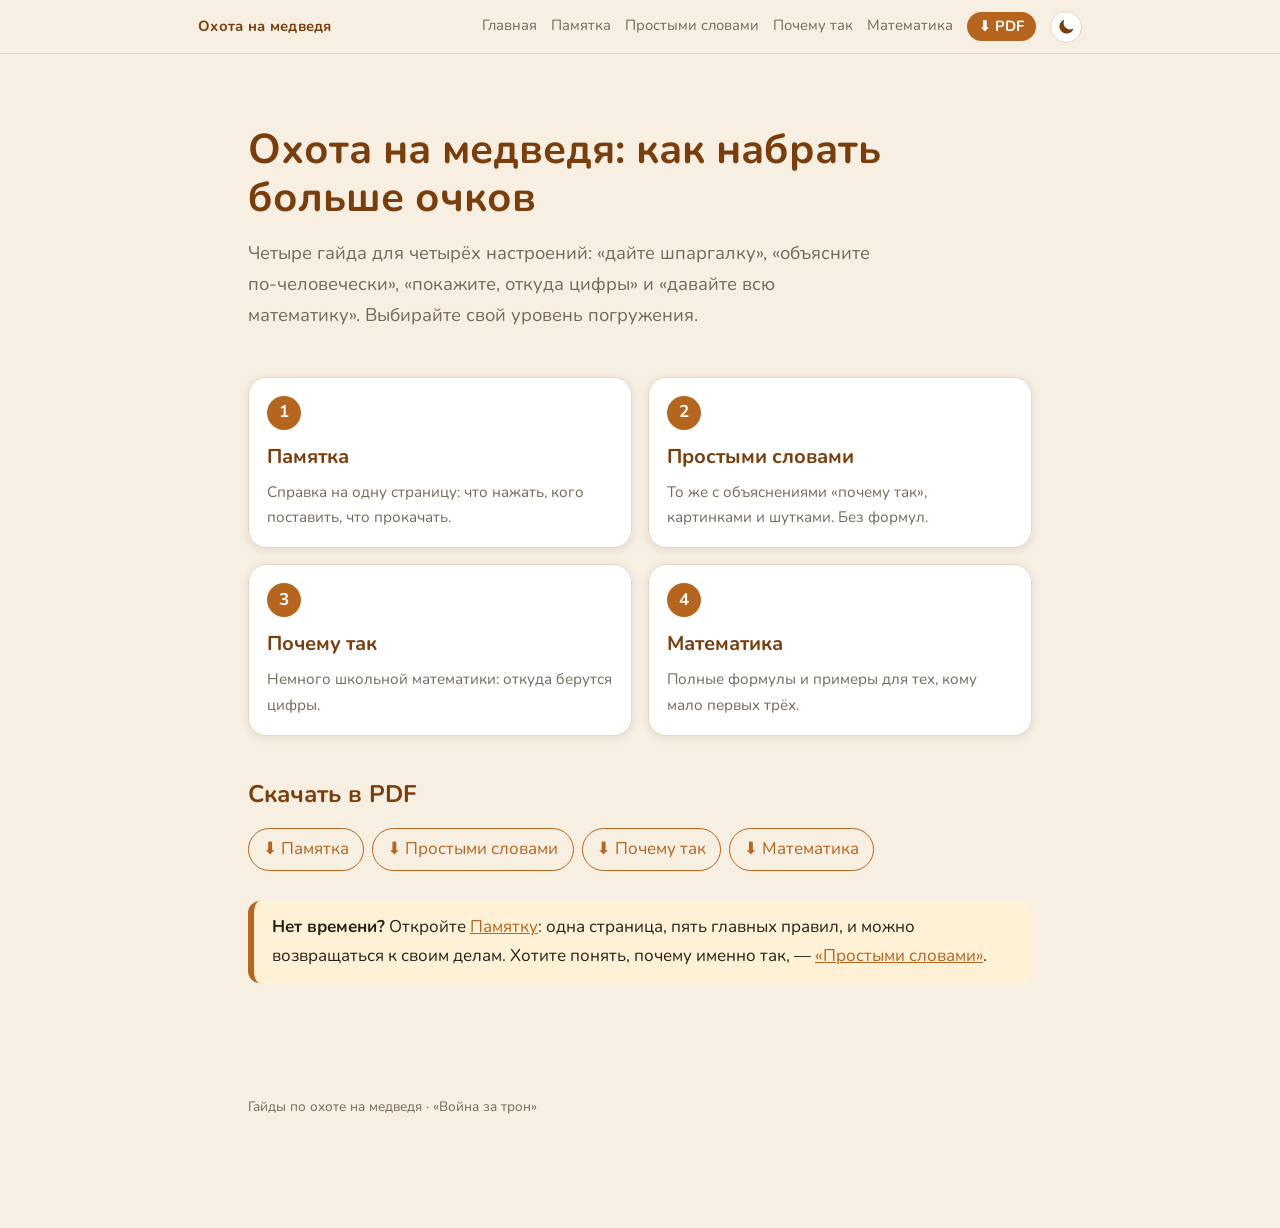
<file: index.html>
<!doctype html>
<html lang="ru"><head><meta charset="utf-8"><title>Охота на медведя: гайды</title>
<meta http-equiv="refresh" content="0; url=guides/"><link rel="canonical" href="guides/"></head>
<body><a href="guides/">Гайды по охоте на медведя</a></body></html>
</file>
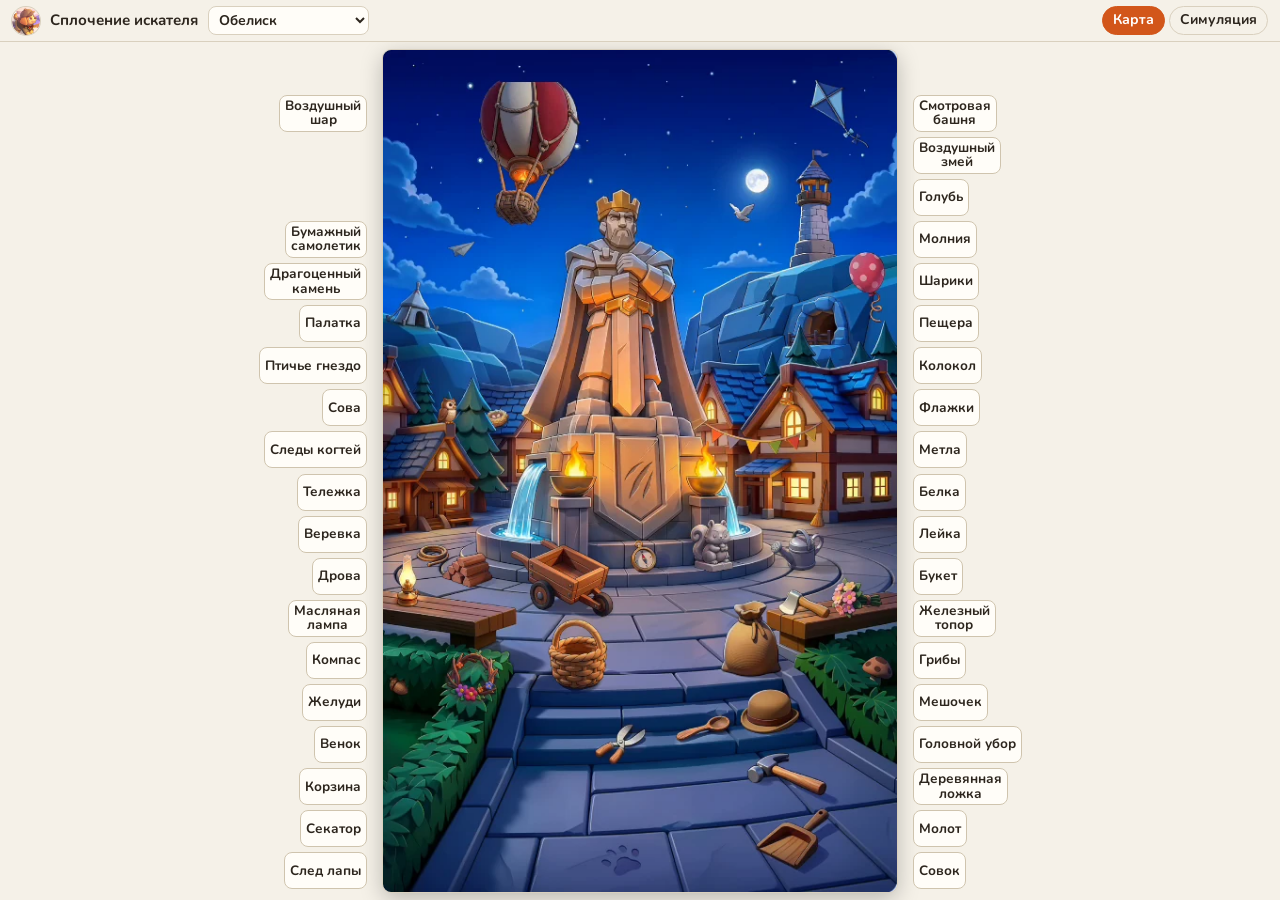
<file: finder/index.html>
<!doctype html>
<html lang="ru">
<head>
<meta charset="utf-8">
<meta name="viewport" content="width=device-width,initial-scale=1,viewport-fit=cover">
<meta name="color-scheme" content="light dark">
<title>Сплочение искателя — карта</title>
<meta name="description" content="Карта предметов и тренажёр для мини-игры «Сплочение искателя»: где что лежит и как найти всё быстрее.">
<link rel="icon" href="favicon.svg" type="image/svg+xml">
<link rel="icon" href="favicon-32.png" sizes="32x32" type="image/png">
<link rel="apple-touch-icon" href="apple-touch-icon.png">
<meta property="og:type" content="website">
<meta property="og:locale" content="ru_RU">
<meta property="og:site_name" content="Сплочение искателя">
<meta property="og:title" content="Сплочение искателя: карта и тренажёр">
<meta property="og:description" content="Где какой предмет в комнате, подписи вокруг кадра и симулятор мини-игры на скорость.">
<meta property="og:url" content="https://darth2111.github.io/ks15/finder/">
<meta property="og:image" content="https://darth2111.github.io/ks15/finder/og.jpg">
<meta property="og:image:type" content="image/jpeg">
<meta property="og:image:width" content="1200">
<meta property="og:image:height" content="630">
<meta property="og:image:alt" content="Два щенка-сыщика из мини-игры «Сплочение искателя»">
<meta name="twitter:card" content="summary_large_image">
<meta name="twitter:title" content="Сплочение искателя: карта и тренажёр">
<meta name="twitter:description" content="Где какой предмет в комнате, подписи вокруг кадра и симулятор мини-игры на скорость.">
<meta name="twitter:image" content="https://darth2111.github.io/ks15/finder/og.jpg">
<link rel="stylesheet" href="css/app.css">
</head>
<body>
<header class="top">
  <img class="brand" src="thumb.png" width="28" height="28" alt="" draggable="false">
  <h1>Сплочение искателя</h1>
  <select id="roomSel" aria-label="Комната" hidden></select>
  <span id="roomTitle" class="room-title"></span>
  <nav class="tabs">
    <button class="tab on" data-tab="map">Карта</button>
    <button class="tab" data-tab="sim">Симуляция</button>
  </nav>
</header>
<main id="map" aria-label="Карта предметов"></main>
<section id="sim" aria-label="Симуляция" hidden></section>
<p id="status" class="status">Загрузка…</p>
<script src="js/layout.js"></script>
<script src="js/map.js"></script>
<script src="js/sim.js"></script>
</body>
</html>
</file>
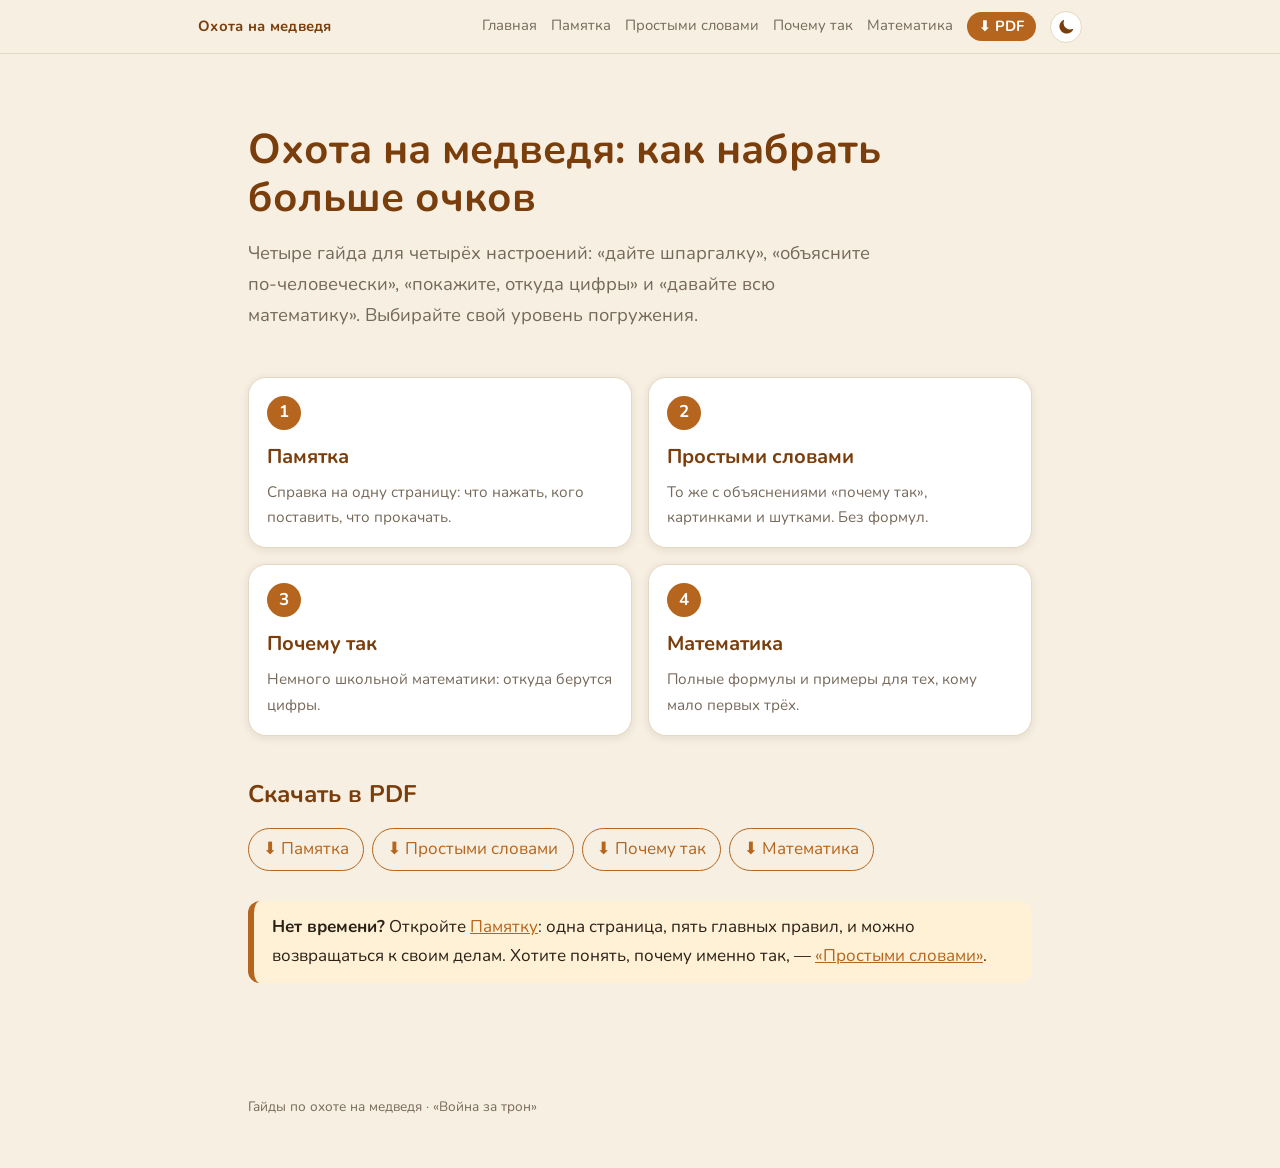
<file: guides/index.html>
<!doctype html>
<html lang="ru"><head><meta charset="utf-8"><meta name="viewport" content="width=device-width,initial-scale=1"><title>Охота на медведя: гайды</title><meta name="description" content="Гайды по охоте на медведя в игре «Война за трон»"><meta property="og:type" content="website"><meta property="og:locale" content="ru_RU"><meta property="og:title" content="Охота на медведя: гайды"><meta property="og:description" content="Гайды по охоте на медведя в игре «Война за трон»"><meta property="og:image" content="https://darth2111.github.io/ks15/guides/og-bear-4.png"><meta property="og:image:width" content="1200"><meta property="og:image:height" content="385"><meta name="twitter:card" content="summary_large_image"><script>(function(){var t=null;try{t=localStorage.getItem('bear-theme')}catch(e){}if(t!=='light'&&t!=='dark'){t=window.matchMedia&&matchMedia('(prefers-color-scheme: dark)').matches?'dark':'light';try{localStorage.setItem('bear-theme',t)}catch(e){}}document.documentElement.setAttribute('data-theme',t)})()</script><style>@font-face{font-family:"Nunito";font-weight:400;font-style:normal;font-display:swap;src:url(fonts/nunito-cyrillic-400.woff2) format("woff2");unicode-range:U+0301,U+0400-045F,U+0490-0491,U+04B0-04B1,U+2116}@font-face{font-family:"Nunito";font-weight:400;font-style:normal;font-display:swap;src:url(fonts/nunito-latin-400.woff2) format("woff2");unicode-range:U+0000-00FF,U+0131,U+0152-0153,U+02BB-02BC,U+02C6,U+02DA,U+02DC,U+2000-206F,U+2074,U+20AC,U+2122,U+2191,U+2193,U+2212,U+2215,U+FEFF,U+FFFD}@font-face{font-family:"Nunito";font-weight:700;font-style:normal;font-display:swap;src:url(fonts/nunito-cyrillic-700.woff2) format("woff2");unicode-range:U+0301,U+0400-045F,U+0490-0491,U+04B0-04B1,U+2116}@font-face{font-family:"Nunito";font-weight:700;font-style:normal;font-display:swap;src:url(fonts/nunito-latin-700.woff2) format("woff2");unicode-range:U+0000-00FF,U+0131,U+0152-0153,U+02BB-02BC,U+02C6,U+02DA,U+02DC,U+2000-206F,U+2074,U+20AC,U+2122,U+2191,U+2193,U+2212,U+2215,U+FEFF,U+FFFD}@font-face{font-family:"Nunito";font-weight:900;font-style:normal;font-display:swap;src:url(fonts/nunito-cyrillic-900.woff2) format("woff2");unicode-range:U+0301,U+0400-045F,U+0490-0491,U+04B0-04B1,U+2116}@font-face{font-family:"Nunito";font-weight:900;font-style:normal;font-display:swap;src:url(fonts/nunito-latin-900.woff2) format("woff2");unicode-range:U+0000-00FF,U+0131,U+0152-0153,U+02BB-02BC,U+02C6,U+02DA,U+02DC,U+2000-206F,U+2074,U+20AC,U+2122,U+2191,U+2193,U+2212,U+2215,U+FEFF,U+FFFD}:root{--bg:#f6efe2;--bg2:#fbf7ef;--fg:#2a2117;--muted:#76695a;--accent:#b5651d;--accent2:#7a3e0c;--card:#ffffff;--line:#e5d8c2;--quote:#fff1d6;--code:#f1e6d2;--shadow:0 2px 8px rgba(80,50,10,.10)}
@media (prefers-color-scheme:dark){:root:not([data-theme=light]){--bg:#17130d;--bg2:#1d1913;--fg:#efe6d6;--muted:#b6aa95;--accent:#e6a65c;--accent2:#f2c48a;--card:#241f17;--line:#3a3226;--quote:#2d2517;--code:#332b1d;--shadow:0 2px 8px rgba(0,0,0,.45)}}
:root[data-theme=dark]{--bg:#17130d;--bg2:#1d1913;--fg:#efe6d6;--muted:#b6aa95;--accent:#e6a65c;--accent2:#f2c48a;--card:#241f17;--line:#3a3226;--quote:#2d2517;--code:#332b1d;--shadow:0 2px 8px rgba(0,0,0,.45)}
:root{color-scheme:light}:root[data-theme=dark]{color-scheme:dark}@media (prefers-color-scheme:dark){:root:not([data-theme=light]){color-scheme:dark}}

*{box-sizing:border-box}
html,body{overscroll-behavior:none}
html{scroll-padding-top:70px;background:var(--bg)}
body{margin:0;background:var(--bg);color:var(--fg);font:17px/1.7 "Nunito","Segoe UI",system-ui,-apple-system,Roboto,Arial,sans-serif}
header.nav{position:sticky;top:0;z-index:10;background:var(--bg);border-bottom:1px solid var(--line)}
header.nav div{max-width:920px;margin:0 auto;padding:10px 18px;display:flex;flex-wrap:wrap;gap:6px 14px;align-items:center;font-size:.92rem}
header.nav b{color:var(--accent2);letter-spacing:.02em;margin-right:auto}
header.nav a{color:var(--muted);text-decoration:none;padding:3px 0;border-bottom:2px solid transparent}
header.nav a:hover{color:var(--accent);border-color:var(--accent)}
header.nav a.cur{color:var(--accent2);border-color:var(--accent);font-weight:600}
header.nav a.pdf{background:var(--accent);color:#fff;border-radius:99px;padding:2px 12px;border-bottom:0;font-weight:600}
header.nav a.pdf:hover{opacity:.85;color:#fff}
header.nav .tg{display:inline-grid;place-items:center;width:32px;height:32px;padding:0;border:1px solid var(--line);background:var(--card);color:var(--accent2);border-radius:50%;cursor:pointer}
header.nav .tg svg{width:18px;height:18px;display:block}
header.nav .tg:hover{border-color:var(--accent);color:var(--accent)}
.pdfs{margin:26px 0}
.pdfs h2{border:0;margin:0 0 .4em}
.pdfs a{display:inline-block;margin:4px 8px 4px 0;padding:6px 14px;border:1px solid var(--accent);border-radius:99px;text-decoration:none}
header.nav span.soon{color:var(--muted);opacity:.55}
main{max-width:820px;margin:0 auto;padding:26px 18px 90px}
h1{font-size:2.15rem;line-height:1.15;margin:.3em 0 .35em;color:var(--accent2)}
h2{font-size:1.5rem;margin:2.2em 0 .5em;padding-top:.5em;border-top:3px solid var(--line);color:var(--accent2)}
h3{font-size:1.2rem;margin:1.6em 0 .4em;color:var(--accent)}
h4{font-size:1.05rem;margin:1.3em 0 .3em}
h2 a.anchor,h3 a.anchor{color:inherit;text-decoration:none;opacity:0;margin-left:.3em}
h2:hover a.anchor,h3:hover a.anchor{opacity:.5}
p,li{margin:.55em 0}
ul,ol{padding-left:1.4em}
em{color:var(--muted)}
img{cursor:zoom-in;max-width:100%;height:auto;border-radius:14px;border:1px solid var(--line);display:block;margin:1.1em auto;box-shadow:var(--shadow);background:var(--card)}
blockquote{margin:1.3em 0;padding:.7em 1.1em;background:var(--quote);border-left:6px solid var(--accent);border-radius:10px}
blockquote p{margin:.45em 0}
table{border-collapse:separate;border-spacing:0;width:100%;margin:0;background:transparent;font-size:.96rem}
th,td{border:0;border-right:1px solid var(--line);border-bottom:1px solid var(--line);padding:.55em .75em;text-align:left;vertical-align:top}
th{background:var(--code);color:var(--accent2)}
tr>*:last-child{border-right:0}
tbody tr:last-child>*{border-bottom:0}
tbody tr:nth-child(even){background:color-mix(in srgb,var(--code) 35%,transparent)}
code{background:var(--code);padding:.1em .35em;border-radius:5px}
a{color:var(--accent)}
details.toc{margin:1.2em 0;background:var(--card);border:1px solid var(--line);border-radius:12px;padding:.4em 1em;box-shadow:var(--shadow)}
details.toc summary{cursor:pointer;font-weight:600;color:var(--accent2);padding:.3em 0}
details.toc ol{margin:.3em 0 .6em;columns:1}
@media(min-width:760px){details.toc ol{columns:2;column-gap:2em}}
details.toc li{margin:.25em 0;break-inside:avoid}
footer{max-width:820px;margin:0 auto;padding:0 18px 50px;color:var(--muted);font-size:.85rem}
/* главная */
.hero{padding:34px 0 10px}
.hero h1{font-size:2.6rem}
.hero p{font-size:1.15rem;color:var(--muted);max-width:640px}
.cards{display:grid;grid-template-columns:repeat(auto-fit,minmax(300px,1fr));gap:16px;margin:26px 0}
.card{display:block;text-decoration:none;color:var(--fg);background:var(--card);border:1px solid var(--line);border-radius:18px;padding:18px 18px 16px;box-shadow:var(--shadow);transition:transform .15s,border-color .15s}
.card:hover{transform:translateY(-3px);border-color:var(--accent)}
.card .n{display:inline-flex;width:34px;height:34px;border-radius:50%;background:var(--accent);color:#fff;align-items:center;justify-content:center;font-weight:700;margin-bottom:8px}
.card h3{margin:.1em 0 .3em;color:var(--accent2);font-size:1.25rem}
.card p{margin:0;color:var(--muted);font-size:.95rem}
.card.soon{opacity:.55;pointer-events:none;border-style:dashed}
.card .tag{float:right;font-size:.75rem;background:var(--code);color:var(--muted);border-radius:99px;padding:2px 10px}
.tips{background:var(--quote);border-left:6px solid var(--accent);border-radius:12px;padding:12px 18px;margin:22px 0}
p.fm>code{display:block;padding:.55em 1em;margin:.3em 0;overflow-x:auto;border-left:4px solid var(--accent);border-radius:8px}
.tw{overflow-x:auto;margin:1.2em 0;border:1px solid var(--line);border-radius:12px;background:var(--card);box-shadow:var(--shadow)}
table code{white-space:nowrap}
.spoiler{cursor:pointer;display:inline}
.spoiler>span{filter:blur(7px);background:color-mix(in srgb,var(--accent) 30%,transparent);border-radius:6px;padding:0 .2em;transition:filter .25s;user-select:none}
.spoiler.open>span{filter:none;background:none;user-select:text}
#pop{position:fixed;inset:0;z-index:50;display:none;background:rgba(20,12,4,.55);backdrop-filter:blur(2px);align-items:center;justify-content:center;padding:14px}
#pop.on{display:flex}
#pop .box{background:var(--bg2);color:var(--fg);max-width:780px;width:100%;max-height:88vh;overflow:auto;border-radius:18px;border:1px solid var(--line);box-shadow:0 20px 60px rgba(0,0,0,.45);padding:0 22px 22px}
#pop .bar{position:sticky;top:0;background:var(--bg2);display:flex;gap:12px;align-items:center;justify-content:space-between;margin:0 -22px;padding:12px 22px 8px;border-bottom:1px solid var(--line);z-index:1}
#pop .bar a{font-size:.9rem}
#pop .bar button{font:inherit;border:0;background:var(--accent);color:#fff;border-radius:99px;padding:4px 14px;cursor:pointer}
#pop h2,#pop h3,#pop h4{margin-top:1em;border:0;padding-top:0}
@media print{body{background:#fff;color:#000}img,table{box-shadow:none}header.nav{display:none}}
</style></head><body><header class="nav"><div><b>Охота на медведя</b><a href="#">Главная</a><a href="01-pamyatka/index.html">Памятка</a><a href="02-prostymi-slovami/index.html">Простыми словами</a><a href="03-pochemu-tak/index.html">Почему так</a><a href="04-matematika/index.html">Математика</a><a class="pdf" href="#pdf">⬇ PDF</a><button class="tg" id="tg" type="button" aria-label="Сменить тему"></button></div></header><main><div class="hero"><h1>Охота на медведя: как набрать больше очков</h1><p>Четыре гайда для четырёх настроений: «дайте шпаргалку», «объясните по-человечески», «покажите, откуда цифры» и «давайте всю математику». Выбирайте свой уровень погружения.</p></div><div class="cards"><a class="card" href="01-pamyatka/index.html"><span class="n">1</span><h3>Памятка</h3><p>Справка на одну страницу: что нажать, кого поставить, что прокачать.</p></a><a class="card" href="02-prostymi-slovami/index.html"><span class="n">2</span><h3>Простыми словами</h3><p>То же с объяснениями «почему так», картинками и шутками. Без формул.</p></a><a class="card" href="03-pochemu-tak/index.html"><span class="n">3</span><h3>Почему так</h3><p>Немного школьной математики: откуда берутся цифры.</p></a><a class="card" href="04-matematika/index.html"><span class="n">4</span><h3>Математика</h3><p>Полные формулы и примеры для тех, кому мало первых трёх.</p></a></div><div class="pdfs" id="pdf"><h2>Скачать в PDF</h2><a href="download/Медведь_01_Памятка.pdf" download="Медведь_01_Памятка.pdf">⬇ Памятка</a><a href="download/Медведь_02_Простыми_словами.pdf" download="Медведь_02_Простыми_словами.pdf">⬇ Простыми словами</a><a href="download/Медведь_03_Почему_так.pdf" download="Медведь_03_Почему_так.pdf">⬇ Почему так</a><a href="download/Медведь_04_Математика.pdf" download="Медведь_04_Математика.pdf">⬇ Математика</a></div><div class="tips"><b>Нет времени?</b> Откройте <a href="01-pamyatka/index.html">Памятку</a>: одна страница, пять главных правил, и можно возвращаться к своим делам. Хотите понять, почему именно так, — <a href="02-prostymi-slovami/index.html">«Простыми словами»</a>.</div></main><footer>Гайды по охоте на медведя · «Война за трон»</footer><div id="pop"><div class="box"><div class="bar"><a id="popgo" href="#">Открыть в гайде</a><button id="popx" type="button">Закрыть ×</button></div><div id="popc"></div></div></div>
<script>
(function(){
var cache={},pop=document.getElementById('pop'),pc=document.getElementById('popc'),go=document.getElementById('popgo');
function load(u){return cache[u]||(cache[u]=fetch(u,{cache:'force-cache'}).then(function(r){if(!r.ok)throw 0;return r.text()}).then(function(t){return new DOMParser().parseFromString(t,'text/html')}))}
function lvl(e){return +e.tagName[1]}
function show(href){
  var i=href.indexOf('#'),page=href.slice(0,i),id=decodeURIComponent(href.slice(i+1));
  return load(page).then(function(doc){
    var h=doc.getElementById(id);if(!h)throw 0;var L=lvl(h),box=document.createElement('div'),e=h;
    box.appendChild(document.importNode(h,true));e=h.nextElementSibling;
    while(e&&!(/^H[1-4]$/.test(e.tagName)&&lvl(e)<=L)){box.appendChild(document.importNode(e,true));e=e.nextElementSibling}
    box.querySelectorAll('a.anchor').forEach(function(x){x.remove()});
    box.querySelectorAll('img').forEach(function(im){im.src=new URL(im.getAttribute('src'),page).href});
    box.querySelectorAll('a[data-pop]').forEach(function(x){x.removeAttribute('data-pop')});
    pc.innerHTML='';pc.appendChild(box);go.href=href;pop.classList.add('on');pop.querySelector('.box').scrollTop=0;
  });
}
document.addEventListener('click',function(ev){
  var a=ev.target.closest('a[data-pop]');
  if(a){ev.preventDefault();var href=new URL(a.getAttribute('href'),location.href).href;show(href).catch(function(){location.href=href});return}
  var im=ev.target.closest('main img,#popc img');if(im){window.open(im.src,'_blank');return}
  var sp=ev.target.closest('.spoiler');if(sp){sp.classList.toggle('open');return}
  if(ev.target===pop||ev.target.id==='popx')pop.classList.remove('on');
});
document.addEventListener('keydown',function(ev){if(ev.key==='Escape')pop.classList.remove('on');if((ev.key==='Enter'||ev.key===' ')&&ev.target.classList&&ev.target.classList.contains('spoiler')){ev.preventDefault();ev.target.classList.toggle('open')}});
})();
</script><script>
(function(){
var tg=document.getElementById('tg');if(!tg)return;
var SUN='<svg viewBox="0 0 24 24" fill="none" stroke="currentColor" stroke-width="2" stroke-linecap="round"><circle cx="12" cy="12" r="4.2"/><path d="M12 2.5v2.6M12 18.9v2.6M2.5 12h2.6M18.9 12h2.6M5.3 5.3l1.9 1.9M16.8 16.8l1.9 1.9M18.7 5.3l-1.9 1.9M7.2 16.8l-1.9 1.9"/></svg>';
var MOON='<svg viewBox="0 0 24 24" fill="currentColor"><path d="M20.5 14.6A8.6 8.6 0 0 1 9.4 3.5a.7.7 0 0 0-.9-.9A9.6 9.6 0 1 0 21.4 15.5a.7.7 0 0 0-.9-.9z"/></svg>';
function cur(){return document.documentElement.getAttribute('data-theme')==='dark'?'dark':'light'}
function draw(){var d=cur()==='dark';tg.innerHTML=d?SUN:MOON;tg.title=d?'Включить светлую тему':'Включить тёмную тему';var a=document.getElementById('pnglink');if(a){var n='Медведь_01_Памятка_'+(d?'темная':'светлая')+'.png';a.setAttribute('href','../download/'+n);a.setAttribute('download',n)}}
tg.addEventListener('click',function(){var n=cur()==='dark'?'light':'dark';document.documentElement.setAttribute('data-theme',n);try{localStorage.setItem('bear-theme',n)}catch(e){}draw()});
draw();
})();
</script></body></html>
</file>
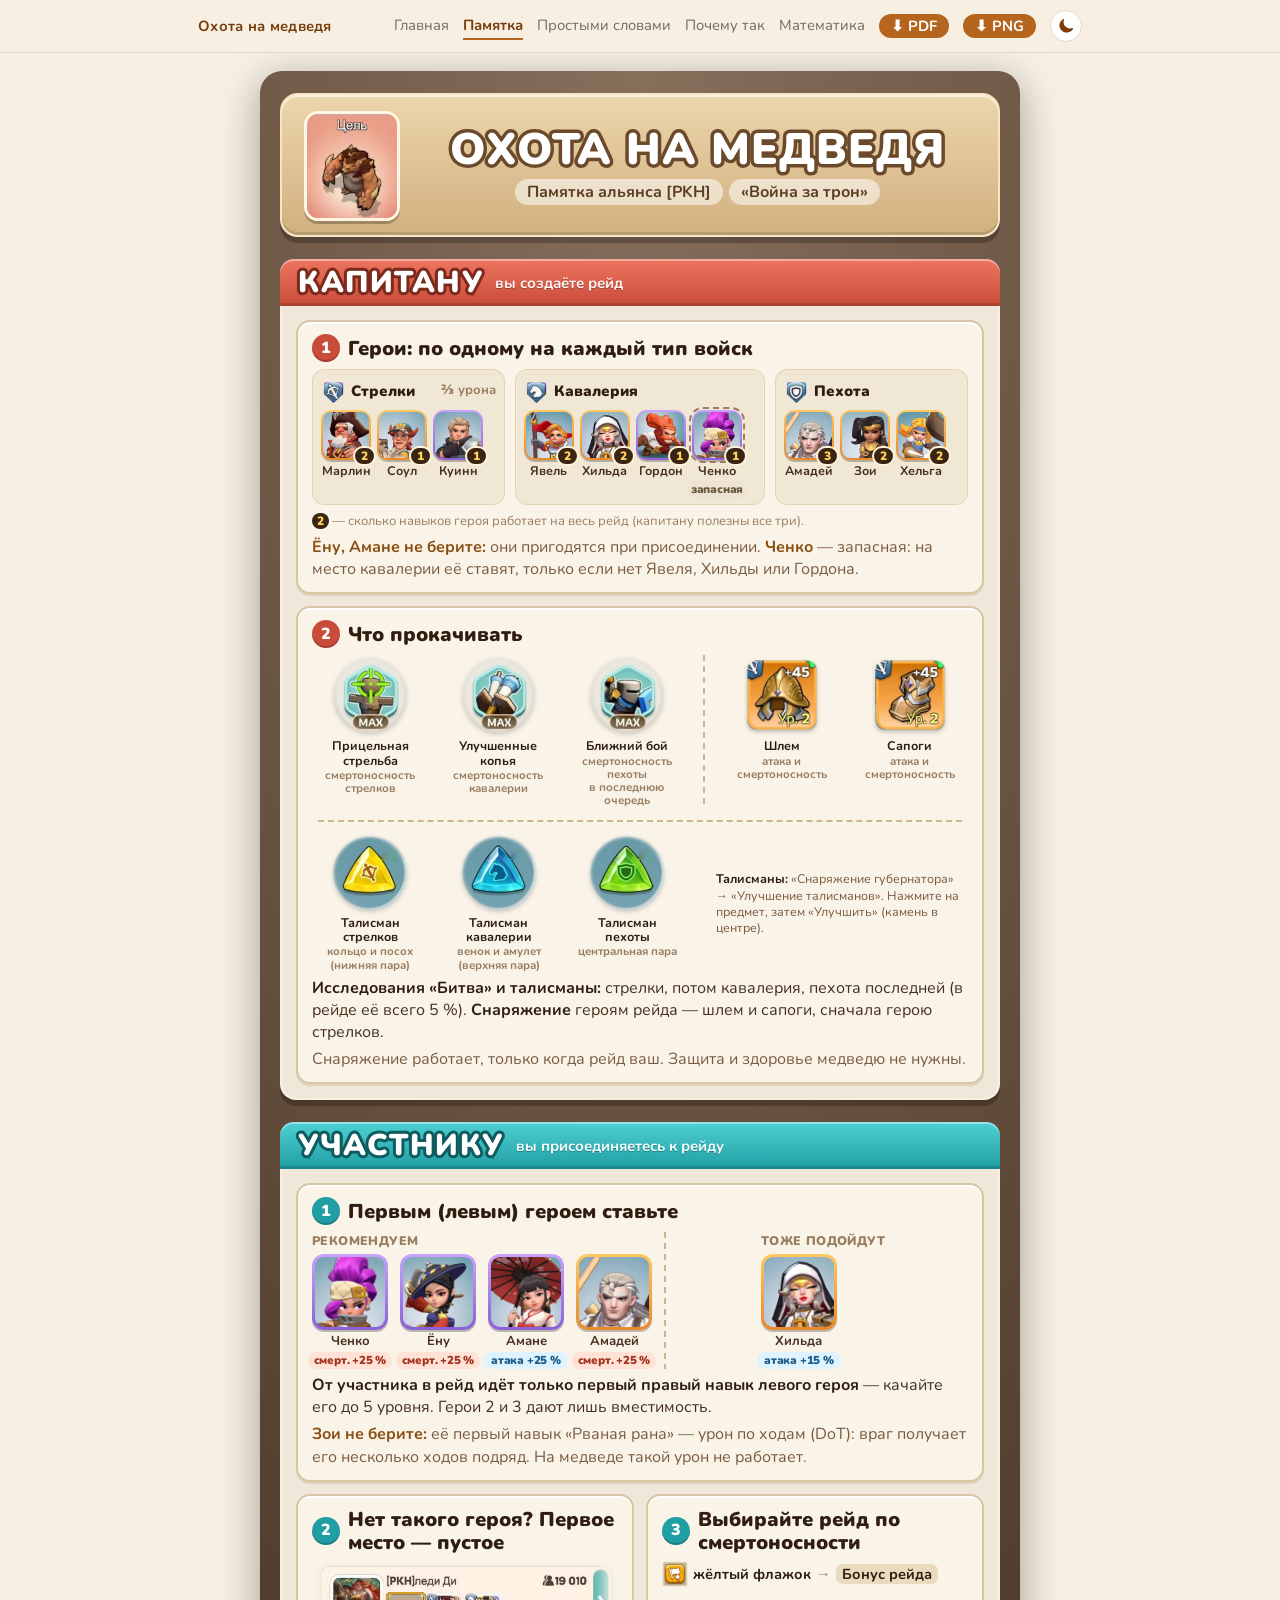
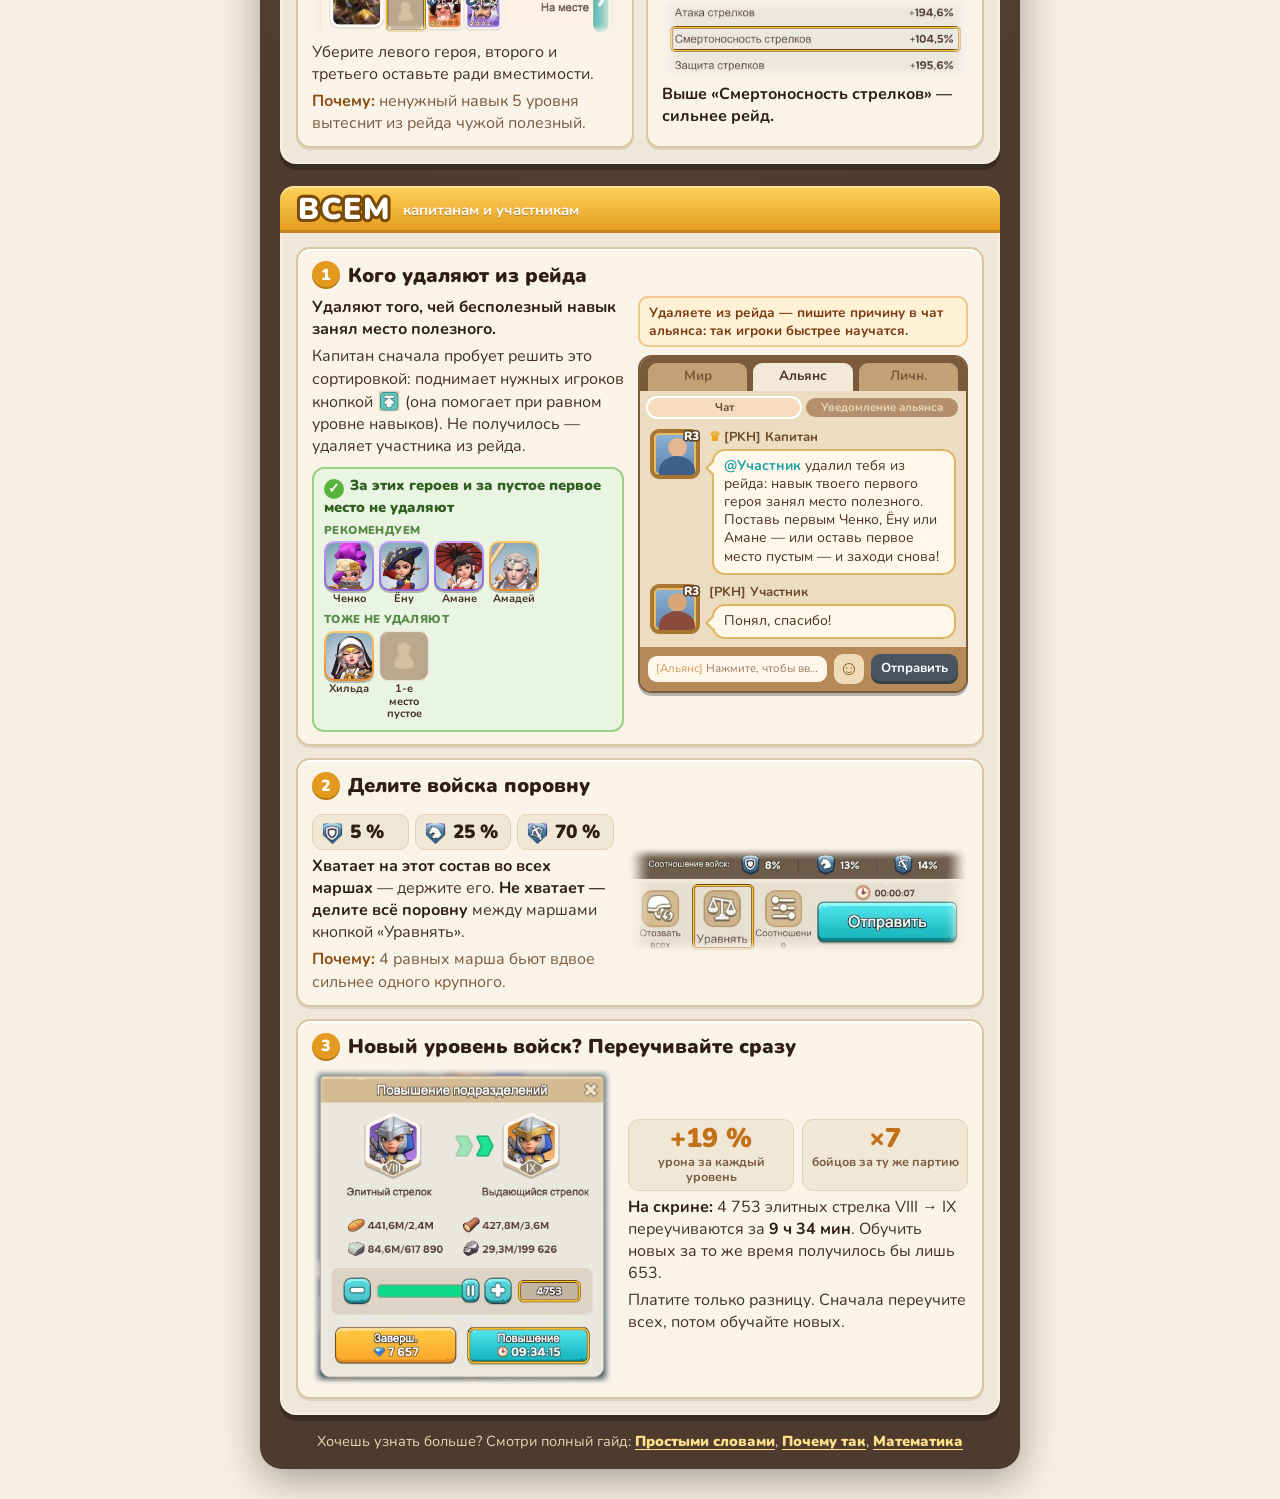
<file: guides/01-pamyatka/index.html>
<!doctype html>
<html lang="ru">
<head>
<meta charset="utf-8">
<meta name="viewport" content="width=device-width, initial-scale=1">
<title>Охота на медведя: памятка альянса</title>
<meta name="description" content="Короткая памятка по охоте на медведя («Война за трон», альянс PKH): кого ставить капитаном и участником, что качать, за что удаляют из рейда, как делить войска."><meta property="og:type" content="website"><meta property="og:locale" content="ru_RU"><meta property="og:title" content="Охота на медведя: памятка альянса"><meta property="og:description" content="Короткая памятка по охоте на медведя («Война за трон», альянс PKH): кого ставить капитаном и участником, что качать, за что удаляют из рейда, как делить войска."><meta property="og:image" content="https://darth2111.github.io/ks15/guides/og-bear-4.png"><meta property="og:image:width" content="1200"><meta property="og:image:height" content="385"><meta name="twitter:card" content="summary_large_image"><script>(function(){var t=null;try{t=localStorage.getItem('bear-theme')}catch(e){}if(t!=='light'&&t!=='dark'){t=window.matchMedia&&matchMedia('(prefers-color-scheme: dark)').matches?'dark':'light';try{localStorage.setItem('bear-theme',t)}catch(e){}}document.documentElement.setAttribute('data-theme',t)})()</script><style>@font-face{font-family:"Nunito";font-weight:400;font-style:normal;font-display:swap;src:url(../fonts/nunito-cyrillic-400.woff2) format("woff2");unicode-range:U+0301,U+0400-045F,U+0490-0491,U+04B0-04B1,U+2116}@font-face{font-family:"Nunito";font-weight:400;font-style:normal;font-display:swap;src:url(../fonts/nunito-latin-400.woff2) format("woff2");unicode-range:U+0000-00FF,U+0131,U+0152-0153,U+02BB-02BC,U+02C6,U+02DA,U+02DC,U+2000-206F,U+2074,U+20AC,U+2122,U+2191,U+2193,U+2212,U+2215,U+FEFF,U+FFFD}@font-face{font-family:"Nunito";font-weight:700;font-style:normal;font-display:swap;src:url(../fonts/nunito-cyrillic-700.woff2) format("woff2");unicode-range:U+0301,U+0400-045F,U+0490-0491,U+04B0-04B1,U+2116}@font-face{font-family:"Nunito";font-weight:700;font-style:normal;font-display:swap;src:url(../fonts/nunito-latin-700.woff2) format("woff2");unicode-range:U+0000-00FF,U+0131,U+0152-0153,U+02BB-02BC,U+02C6,U+02DA,U+02DC,U+2000-206F,U+2074,U+20AC,U+2122,U+2191,U+2193,U+2212,U+2215,U+FEFF,U+FFFD}@font-face{font-family:"Nunito";font-weight:900;font-style:normal;font-display:swap;src:url(../fonts/nunito-cyrillic-900.woff2) format("woff2");unicode-range:U+0301,U+0400-045F,U+0490-0491,U+04B0-04B1,U+2116}@font-face{font-family:"Nunito";font-weight:900;font-style:normal;font-display:swap;src:url(../fonts/nunito-latin-900.woff2) format("woff2");unicode-range:U+0000-00FF,U+0131,U+0152-0153,U+02BB-02BC,U+02C6,U+02DA,U+02DC,U+2000-206F,U+2074,U+20AC,U+2122,U+2191,U+2193,U+2212,U+2215,U+FEFF,U+FFFD}:root{--bg:#f6efe2;--bg2:#fbf7ef;--fg:#2a2117;--muted:#76695a;--accent:#b5651d;--accent2:#7a3e0c;--card:#ffffff;--line:#e5d8c2;--quote:#fff1d6;--code:#f1e6d2;--shadow:0 2px 8px rgba(80,50,10,.10)}
@media (prefers-color-scheme:dark){:root:not([data-theme=light]){--bg:#17130d;--bg2:#1d1913;--fg:#efe6d6;--muted:#b6aa95;--accent:#e6a65c;--accent2:#f2c48a;--card:#241f17;--line:#3a3226;--quote:#2d2517;--code:#332b1d;--shadow:0 2px 8px rgba(0,0,0,.45)}}
:root[data-theme=dark]{--bg:#17130d;--bg2:#1d1913;--fg:#efe6d6;--muted:#b6aa95;--accent:#e6a65c;--accent2:#f2c48a;--card:#241f17;--line:#3a3226;--quote:#2d2517;--code:#332b1d;--shadow:0 2px 8px rgba(0,0,0,.45)}
:root{color-scheme:light}:root[data-theme=dark]{color-scheme:dark}@media (prefers-color-scheme:dark){:root:not([data-theme=light]){color-scheme:dark}}
header.nav{position:sticky;top:0;z-index:10;background:var(--bg);border-bottom:1px solid var(--line)}
header.nav div{max-width:920px;margin:0 auto;padding:10px 18px;display:flex;flex-wrap:wrap;gap:6px 14px;align-items:center;font-size:.92rem}
header.nav b{color:var(--accent2);letter-spacing:.02em;margin-right:auto}
header.nav a{color:var(--muted);text-decoration:none;padding:3px 0;border-bottom:2px solid transparent}
header.nav a:hover{color:var(--accent);border-color:var(--accent)}
header.nav a.cur{color:var(--accent2);border-color:var(--accent);font-weight:600}
header.nav a.pdf{background:var(--accent);color:#fff;border-radius:99px;padding:2px 12px;border-bottom:0;font-weight:600}
header.nav a.pdf:hover{opacity:.85;color:#fff}
header.nav .tg{display:inline-grid;place-items:center;width:32px;height:32px;padding:0;border:1px solid var(--line);background:var(--card);color:var(--accent2);border-radius:50%;cursor:pointer}
header.nav .tg svg{width:18px;height:18px;display:block}
header.nav .tg:hover{border-color:var(--accent);color:var(--accent)}
header.nav span.soon{color:var(--muted);opacity:.55}</style>
<style>

:root{
  --m-bg1:#6f5846; --m-bg2:#4e3b2d;
  --m-paper:#efe7d9; --m-card:#f9f3e8; --m-line:#d9c6a5; --m-ink:#46301f; --m-ink2:#7a5b40; --m-muted:#9a7e62;
  --m-tan1:#ecd6ab; --m-tan2:#d1b080; --m-stroke:#6b4a2b;
  --m-red1:#ec7660; --m-red2:#c94b39;
  --m-teal1:#4fd0d2; --m-teal2:#1f9ea3;
  --m-gold1:#ffd25a; --m-gold2:#e39a1e;
  --m-ssr1:#ffc861; --m-ssr2:#e8892a; --m-sr1:#c9a3ff; --m-sr2:#8b5fd6;
}
*{box-sizing:border-box}
html,body{margin:0;background:var(--bg)}
body{font-family:"Nunito","Segoe UI",Arial,sans-serif;color:var(--m-ink);font-size:16px;line-height:1.38;-webkit-font-smoothing:antialiased}
#memo{width:760px;margin:0 auto;padding:22px 20px 18px;
  background:radial-gradient(120% 60% at 50% 0%,#86705c 0%,var(--m-bg1) 45%,var(--m-bg2) 100%)}
b{color:var(--m-ink0)}
.k{white-space:nowrap}

/* ---------- шапка ---------- */
.top{position:relative;background:linear-gradient(var(--m-tan1),var(--m-tan2));border-radius:18px;padding:16px 22px 14px;
  box-shadow:inset 0 2px 0 rgba(255,255,255,.65),inset 0 -3px 0 rgba(0,0,0,.12),0 6px 0 rgba(0,0,0,.25);border:2px solid #f6e6c6;text-align:center}
.stroke{color:#fff;-webkit-text-stroke:7px var(--m-stroke);paint-order:stroke fill;font-family:"Nunito","Segoe UI",Arial,sans-serif;font-weight:900}
.top h1{margin:0;font-size:44px;line-height:1.05;letter-spacing:1px}
.top .sub{margin-top:6px;font-weight:700;color:#5a3d22;font-size:16px}
.top .sub span{display:inline-block;background:rgba(255,255,255,.55);border-radius:20px;padding:2px 12px;margin:0 3px}
.top{display:flex;align-items:center;gap:18px;text-align:left}
.bear{flex:none;width:96px;height:110px;border-radius:14px;border:3px solid #fff6e2;object-fit:cover;object-position:center 30%;
  box-shadow:0 3px 0 rgba(0,0,0,.25)}
.top .tx{flex:1;text-align:center}

/* ---------- разделы ---------- */
.sec{margin-top:22px}
.ribbon{display:flex;align-items:center;gap:12px;border-radius:14px 14px 0 0;padding:9px 18px 8px;
  box-shadow:inset 0 2px 0 rgba(255,255,255,.4),inset 0 -3px 0 rgba(0,0,0,.15)}
.ribbon h2{margin:0;font-size:30px;line-height:1;letter-spacing:1.5px;-webkit-text-stroke-width:6px}
.ribbon .who{color:#fff;font-weight:700;font-size:15px;opacity:.95;text-shadow:0 1px 0 rgba(0,0,0,.3)}
.cap .ribbon{background:linear-gradient(var(--m-red1),var(--m-red2))}
.cap .ribbon h2{-webkit-text-stroke-color:#7d2a1d}
.par .ribbon{background:linear-gradient(var(--m-teal1),var(--m-teal2))}
.par .ribbon h2{-webkit-text-stroke-color:#0f5c60}
.all .ribbon{background:linear-gradient(var(--m-gold1),var(--m-gold2))}
.all .ribbon h2{-webkit-text-stroke-color:#7a4a08}
.win{background:var(--m-paper);border-radius:0 0 16px 16px;padding:14px;border:2px solid var(--m-winb);border-top:0;
  box-shadow:0 6px 0 rgba(0,0,0,.25)}
.grid{display:grid;grid-template-columns:1fr 1fr;gap:12px}
.full{grid-column:1/-1}

/* ---------- карточки ---------- */
.card{background:var(--m-card);border:2px solid var(--m-line);border-radius:14px;padding:12px 14px 12px;position:relative;
  box-shadow:inset 0 2px 0 var(--m-hl),0 2px 0 rgba(120,90,50,.15)}
.card h3{margin:0 0 7px;font-size:20px;line-height:1.15;font-weight:900;color:var(--m-ink0);display:flex;align-items:center;gap:8px}
.card h3 .n{flex:none;width:28px;height:28px;border-radius:50%;display:grid;place-items:center;color:#fff;font-size:16px;font-weight:900;
  box-shadow:inset 0 -2px 0 rgba(0,0,0,.2)}
.cap .n{background:var(--m-red2)} .par .n{background:var(--m-teal2)} .all .n{background:var(--m-gold2)}
.card p{margin:5px 0 0}
.why{color:var(--m-ink2)}
.why b{color:var(--m-whyb)}

/* герои */
.types{display:grid;grid-template-columns:1fr 1.3fr 1fr;gap:10px;margin-top:4px}
.types .hero{width:50px;font-size:12.5px}.types .hero .ph{width:50px;height:50px;padding:2px;border-radius:11px}.types .hero .ph img{border-radius:8px}.types .heroes{gap:6px}
.type{background:var(--m-soft);border-radius:12px;padding:8px 8px 6px;border:1px solid var(--m-soft-line)}
.type .tt{display:flex;align-items:center;gap:6px;font-weight:900;font-size:15px;margin-bottom:6px;color:var(--m-ink0)}
.type .tt img{width:24px;height:26px}
.type .tt small{font-weight:600;color:var(--m-muted);font-size:13px;margin-left:auto}
.heroes{display:flex;gap:6px;flex-wrap:wrap}
.hero{width:56px;text-align:center;font-size:13px;font-weight:700;line-height:1.15}
.hero .ph{width:56px;height:56px;border-radius:12px;padding:3px;position:relative;box-shadow:0 2px 0 rgba(0,0,0,.25)}
.hero .ph img{width:100%;height:100%;border-radius:9px;display:block}
.ssr .ph{background:linear-gradient(var(--m-ssr1),var(--m-ssr2))}
.sr .ph{background:linear-gradient(var(--m-sr1),var(--m-sr2))}
.hero .nm{margin-top:4px;display:block}
.pips{position:absolute;right:-5px;bottom:-6px;background:#3a2414;color:#ffd25a;border-radius:10px;font-size:12px;font-weight:900;padding:1px 6px;border:2px solid #fff3d6;line-height:1.2}
.legend{font-size:13px;color:var(--m-muted);margin-top:8px}
.legend .pp{background:#3a2414;color:#ffd25a;border-radius:8px;font-weight:900;padding:0 5px;font-size:12px}

.joiners{display:grid;grid-template-columns:1fr auto 1fr;align-items:start;gap:12px;margin:4px 0 2px}
.joiners .sep{margin:0}
.joiners>div:first-child{justify-self:center}.joiners>.alt{justify-self:center}
.joiners .grp{display:flex;gap:12px}
.joiners .hero{width:76px}
.joiners .hero .ph{width:76px;height:76px;margin:0 auto}
.eff{display:block;margin:3px -4px 0;font-size:11.5px;font-weight:800;border-radius:8px;padding:1px 3px;line-height:1.3;white-space:nowrap;letter-spacing:-.2px}
.e-l{background:#ffe1d6;color:#a2361f} .e-a{background:#dff3ff;color:#1c5f8f} .e-c{background:#efe3ff;color:#6a3fb0} .e-s{background:#ece3d2;color:#6b5a3a}
.hero.spare .ph{outline:2px dashed var(--m-muted);outline-offset:1px}
.sep{width:2px;align-self:stretch;background:repeating-linear-gradient(var(--m-dash) 0 6px,transparent 6px 11px);margin:0 2px}
.grp-lbl{font-size:12.5px;font-weight:800;color:var(--m-muted);margin-bottom:5px;text-transform:uppercase;letter-spacing:.4px}

/* улучшения */
.upg{display:flex;justify-content:space-between;align-items:flex-start;margin:4px 6px 4px}
.u{width:104px;text-align:center;font-size:12.5px;font-weight:700;line-height:1.15;color:var(--m-ink0)}
.u img{display:block;margin:0 auto 4px;filter:drop-shadow(0 2px 2px rgba(0,0,0,.25))}
.u .ic{width:78px;height:80px;object-fit:contain}
.u .gi{width:70px;height:70px;margin-top:5px;margin-bottom:9px}
.u small{display:block;font-weight:600;color:var(--m-muted);font-size:11.5px;margin-top:1px}
.upg.tal{margin-top:12px;padding-top:12px;border-top:2px dashed var(--m-dash);justify-content:flex-start;gap:24.5px}
.u .ti{width:78px;height:78px;margin-bottom:4px}
.upg.tal .u-note{flex:1;font-size:12.5px;line-height:1.3;color:var(--m-ink2);padding:2px 0 0 12px;align-self:center}
.u-sep{width:2px;align-self:stretch;background:repeating-linear-gradient(var(--m-dash) 0 6px,transparent 6px 11px)}

/* заглушка «нужен скрин» */
.need{border:3px dashed #d2452f;border-radius:12px;background:repeating-linear-gradient(-45deg,#fff3ee 0 10px,#fde3da 10px 20px);
  color:#b0321f;font-weight:900;display:flex;flex-direction:column;align-items:center;justify-content:center;text-align:center;line-height:1.15}
.need::before{content:"НУЖЕН СКРИН";font-size:11px;letter-spacing:1px;background:#d2452f;color:#fff;border-radius:6px;padding:1px 6px;margin-bottom:4px}
.u .need{width:78px;height:80px;margin:0 auto 4px;font-size:10.5px;padding:2px}
.need.big{min-height:118px;font-size:15px;margin-top:10px;padding:10px}

/* скрины */
.shot{display:block;width:100%;height:auto;margin:6px 0 2px}
.path{display:inline-flex;align-items:center;gap:5px;flex-wrap:wrap;font-weight:700;font-size:14.5px;color:var(--m-ink0)}
.path img{width:26px;height:26px;vertical-align:middle}
.ib{width:22px;height:22px;vertical-align:-5px;margin:0 1px}
.path .ar{color:var(--m-muted)}
.chip{background:var(--m-chip);border-radius:7px;padding:0 6px}

/* чат */
.kl{min-width:0}
.kick{display:grid;grid-template-columns:minmax(0,1fr) minmax(0,330px);gap:14px;align-items:start}
.chat{background:#3f3128;border-radius:14px;padding:9px 10px 11px;box-shadow:inset 0 2px 0 rgba(255,255,255,.08),0 3px 0 rgba(0,0,0,.25)}
.chat .hd{color:#f3dcb0;font-weight:800;font-size:13px;letter-spacing:.4px;margin:0 0 7px 3px;text-transform:uppercase}
.msg{display:flex;gap:8px;align-items:flex-start}
.ava{flex:none;width:36px;height:36px;border-radius:9px;background:linear-gradient(var(--m-red1),var(--m-red2));display:grid;place-items:center;color:#fff;font-weight:900;font-size:13px}
.bub{background:#fff8ea;border-radius:4px 12px 12px 12px;padding:6px 9px 7px;font-size:14.5px;line-height:1.33;color:var(--m-ink0)}
.bub .who{font-weight:800;color:#c94b39;font-size:13px;display:block;margin-bottom:1px}
.bub i{font-style:normal;background:#ffe9a8;border-radius:4px;padding:0 3px}
.chat .tip{color:var(--m-dash);font-size:12.5px;margin:7px 3px 0}

/* цифры переобучения */
.stats{display:flex;gap:8px;margin:6px 0 2px}
.st{flex:1;background:var(--m-soft);border:1px solid var(--m-soft-line);border-radius:11px;text-align:center;padding:5px 4px 6px}
.st .v{font-family:"Nunito","Segoe UI",sans-serif;font-weight:900;font-size:27px;line-height:1.05;color:#c2701a}
.st .l{font-size:12.5px;font-weight:700;color:var(--m-ink2);line-height:1.2}

.mix{display:flex;gap:6px;margin:7px 0 2px}
.mx{flex:1;display:flex;align-items:center;gap:6px;background:var(--m-soft);border:1px solid var(--m-soft-line);border-radius:10px;padding:4px 7px;font-weight:900;font-size:19px;color:var(--m-ink0)}
.mx img{width:24px;height:26px}
.mx small{font-size:12px;font-weight:700;color:var(--m-muted);display:block;line-height:1.05}


/* v2: правки */
.split{display:grid;grid-template-columns:1fr 340px;gap:14px;align-items:center}
.retrain{display:flex;gap:16px;align-items:center}
.retrain .shot{width:300px;flex:none;margin:0}
.retrain .rt{flex:1}
.retrain .stats{margin-top:0}
.nokick{background:var(--m-okbg);border:2px solid #9bcf86;border-radius:12px;padding:8px 10px 9px;margin-top:10px}
.nokick .lbl{font-weight:800;font-size:14.5px;line-height:1.2;color:var(--m-okink);margin-bottom:6px}
.nokick .nk-t{font-size:11.5px;font-weight:800;color:#5a8a4a;text-transform:uppercase;letter-spacing:.4px;margin:6px 0 3px}
.nokick .heroes{flex-wrap:nowrap;gap:5px}
.nokick .hero{width:50px;font-size:11px}
.nokick .hero .ph{width:50px;height:50px;padding:2px;border-radius:10px}
.nokick .hero .ph img{border-radius:8px}
.nokick .hero .nm{margin-top:2px}
.nokick .empty .ph{background:none;box-shadow:none;padding:0}
.nokick .empty .ph img{border-radius:0}
.ok{display:inline-grid;place-items:center;width:20px;height:20px;border-radius:50%;background:#58b33f;color:#fff;font-size:14px;font-weight:700;margin-right:6px;vertical-align:-3px}
.kickrule{font-weight:700;color:var(--m-warnink);background:var(--m-warnbg);border:2px solid #ecc98a;border-radius:10px;padding:6px 9px;margin:0 0 8px;font-size:13.5px;line-height:1.3}

/* чат в стиле игры */
.gchat{background:#ebdcc2;border-radius:14px;overflow:hidden;box-shadow:0 3px 0 rgba(0,0,0,.28);border:2px solid #7a5a3a}
.gc-top{display:flex;gap:6px;background:#7a5a3a;padding:6px 8px 0}
.gc-top span{flex:1;text-align:center;font-weight:700;font-size:13.5px;border-radius:9px 9px 0 0;padding:4px 0 5px;background:#c4a077;color:#7a5a3a}
.gc-top span.on{background:#f3e9d6;color:#4a3320}
.gc-sub{display:flex;gap:6px;padding:7px 8px 6px;background:#ebdcc2}
.gc-sub span{flex:1;text-align:center;font-size:11.5px;font-weight:700;border-radius:10px;padding:3px 2px;background:#b48f6d;color:#e9d6b8;line-height:1.1;display:grid;place-items:center}
.gc-sub span.on{background:#f6dcc0;color:#6b4a2b;box-shadow:0 0 0 2px #fff}
.gc-body{padding:6px 10px 8px;display:flex;flex-direction:column;gap:9px}
.gm{display:flex;gap:7px;align-items:flex-start}
.gava{flex:none;position:relative;width:50px;height:50px}
.gp{position:absolute;inset:0;display:block;border-radius:9px;border:4px solid #a8762f;background:linear-gradient(#8fb4d6,#5b82ad);box-shadow:inset 0 0 0 2px #e6bd62;overflow:hidden}
.gp::before{content:"";position:absolute;left:14px;top:5px;width:19px;height:19px;border-radius:50%;background:#e6b690}
.gp::after{content:"";position:absolute;left:5px;top:23px;width:36px;height:30px;border-radius:50% 50% 0 0;background:#3d5f8a}
.gava.b .gp::before{background:#d9a679} .gava.b .gp::after{background:#8a4b3d}
.grk{position:absolute;right:1px;top:1px;z-index:2;font-size:12px;font-weight:900;color:#fff;-webkit-text-stroke:3px #5a3a1c;paint-order:stroke fill;line-height:1}
.gcol{flex:1;min-width:0}
.gname{font-size:13px;font-weight:700;color:#6b4a2b;margin:0 0 2px 2px}
.gname .cr{color:#e8a617;margin-right:3px}
.gbub{position:relative;background:#fff7ea;border:2px solid #e0b560;border-radius:13px;padding:6px 10px 7px;font-size:14px;line-height:1.3;color:#4a3320;margin-left:5px}
.gbub::before{content:"";position:absolute;left:-9px;top:9px;border:8px solid transparent;border-left:0;border-right-color:#e0b560}
.gbub::after{content:"";position:absolute;left:-6px;top:11px;border:6px solid transparent;border-left:0;border-right-color:#fff7ea}
.gbub .at{color:#1fa3a8;font-weight:700}
.gc-in{display:flex;gap:7px;align-items:center;background:#b58a58;padding:7px 8px}
.gc-in .inp{flex:1;min-width:0;text-overflow:ellipsis;background:#fff7ea;border-radius:9px;padding:5px 8px;font-size:11.5px;color:#9a7e62;white-space:nowrap;overflow:hidden}
.gc-in .inp b{color:#d29a5d;font-weight:400}
.gc-in .sm{flex:none;width:30px;height:30px;border-radius:9px;background:#f0dbb8;color:#8a5a2b;display:grid;place-items:center;font-size:20px;line-height:1}
.gc-in .snd{flex:none;background:#4a5460;color:#fff;font-weight:700;font-size:13px;border-radius:9px;padding:6px 10px;box-shadow:inset 0 -3px 0 rgba(0,0,0,.25)}

footer{text-align:center;color:#e8d4b2;font-size:14.5px;margin-top:16px}
footer a{color:#ffe08a;font-weight:800;text-decoration:underline;text-underline-offset:3px}

:root{--m-soft:#f1e7d5;--m-soft-line:#e3d2b4;--m-dash:#cdb48d;--m-chip:#eadbc0;--m-ink0:#2f1d10;--m-whyb:#8a4f12;--m-hl:#fff;--m-winb:#f7efdf;--m-okbg:#e9f5e2;--m-okink:#2f5f1f;--m-warnbg:#fff1d6;--m-warnink:#7a3b12}
@media (prefers-color-scheme:dark){:root:not([data-theme=light]){--m-paper:#2c231b;--m-card:#372c22;--m-line:#54442f;--m-ink:#ead9bf;--m-ink0:#f6e9d2;--m-ink2:#c7ad8c;--m-muted:#a8917a;--m-soft:#2f261d;--m-soft-line:#4a3b2b;--m-dash:#6b5740;--m-chip:#4a3b2b;--m-whyb:#f0b25a;--m-hl:rgba(255,255,255,.06);--m-winb:#4a3c2e;--m-okbg:#223620;--m-okink:#b6e3a4;--m-warnbg:#44341d;--m-warnink:#f1c78a}}
:root[data-theme=dark]{--m-paper:#2c231b;--m-card:#372c22;--m-line:#54442f;--m-ink:#ead9bf;--m-ink0:#f6e9d2;--m-ink2:#c7ad8c;--m-muted:#a8917a;--m-soft:#2f261d;--m-soft-line:#4a3b2b;--m-dash:#6b5740;--m-chip:#4a3b2b;--m-whyb:#f0b25a;--m-hl:rgba(255,255,255,.06);--m-winb:#4a3c2e;--m-okbg:#223620;--m-okink:#b6e3a4;--m-warnbg:#44341d;--m-warnink:#f1c78a}
@media screen{#memo{margin:18px auto 30px;border-radius:22px;box-shadow:0 10px 40px rgba(0,0,0,.35)}}
[data-shot] header.nav{display:none}
[data-shot] #memo{margin:0;border-radius:0;box-shadow:none}
</style>
</head>
<body>
<header class="nav"><div><b>Охота на медведя</b><a href="../index.html">Главная</a><a href="../01-pamyatka/index.html" class="cur">Памятка</a><a href="../02-prostymi-slovami/index.html">Простыми словами</a><a href="../03-pochemu-tak/index.html">Почему так</a><a href="../04-matematika/index.html">Математика</a><a class="pdf" href="../download/Медведь_01_Памятка.pdf" download="Медведь_01_Памятка.pdf" title="Скачать этот гайд в PDF">⬇ PDF</a><a class="pdf" id="pnglink" href="../download/Медведь_01_Памятка_светлая.png" download="Медведь_01_Памятка_светлая.png" title="Скачать памятку картинкой (под текущую тему)">⬇ PNG</a><button class="tg" id="tg" type="button" aria-label="Сменить тему"></button></div></header>
<div id="memo">

  <header class="top">
    <img class="bear" src="img/bear.png?v=db0a2d8b" alt="">
    <div class="tx">
      <h1 class="stroke">ОХОТА НА МЕДВЕДЯ</h1>
      <div class="sub"><span>Памятка альянса [PKH]</span><span>«Война за трон»</span></div>
    </div>
  </header>

  <!-- ================= КАПИТАНУ ================= -->
  <section class="sec cap">
    <div class="ribbon"><h2 class="stroke">КАПИТАНУ</h2><span class="who">вы создаёте рейд</span></div>
    <div class="win grid">

      <div class="card full">
        <h3><span class="n">1</span>Герои: по одному на каждый тип войск</h3>
        <div class="types">
          <div class="type">
            <div class="tt"><img src="img/t-arc.png?v=3a90da75" alt="">Стрелки <small>⅔ урона</small></div>
            <div class="heroes">
              <div class="hero ssr"><div class="ph"><img src="img/h-marlin.jpg?v=6ba5bede" alt=""><span class="pips">2</span></div><span class="nm">Марлин</span></div>
              <div class="hero ssr"><div class="ph"><img src="img/h-soul.jpg?v=9a5df89b" alt=""><span class="pips">1</span></div><span class="nm">Соул</span></div>
              <div class="hero sr"><div class="ph"><img src="img/h-quinn.jpg?v=4215835f" alt=""><span class="pips">1</span></div><span class="nm">Куинн</span></div>
            </div>
          </div>
          <div class="type">
            <div class="tt"><img src="img/t-cav.png?v=0bbab363" alt="">Кавалерия</div>
            <div class="heroes">
              <div class="hero ssr"><div class="ph"><img src="img/h-yavel.jpg?v=9ac80459" alt=""><span class="pips">2</span></div><span class="nm">Явель</span></div>
              <div class="hero ssr"><div class="ph"><img src="img/h-hilda.jpg?v=36d110f8" alt=""><span class="pips">2</span></div><span class="nm">Хильда</span></div>
              <div class="hero sr"><div class="ph"><img src="img/h-gordon.jpg?v=00bf1289" alt=""><span class="pips">1</span></div><span class="nm">Гордон</span></div>
              <div class="hero sr spare"><div class="ph"><img src="img/h-chenko.jpg?v=429ba96c" alt=""><span class="pips">1</span></div><span class="nm">Ченко</span><span class="eff e-s">запасная</span></div>
            </div>
          </div>
          <div class="type">
            <div class="tt"><img src="img/t-inf.png?v=31aa0409" alt="">Пехота</div>
            <div class="heroes">
              <div class="hero ssr"><div class="ph"><img src="img/h-amadeus.jpg?v=d54625a6" alt=""><span class="pips">3</span></div><span class="nm">Амадей</span></div>
              <div class="hero ssr"><div class="ph"><img src="img/h-zoe.jpg?v=cbd9f06f" alt=""><span class="pips">2</span></div><span class="nm">Зои</span></div>
              <div class="hero ssr"><div class="ph"><img src="img/h-helga.jpg?v=93e7c0e8" alt=""><span class="pips">2</span></div><span class="nm">Хельга</span></div>
            </div>
          </div>
        </div>
        <div class="legend"><span class="pp">2</span> — сколько навыков героя работает на весь рейд (капитану полезны все три).</div>
        <p class="why"><b>Ёну, Амане не берите:</b> они пригодятся при присоединении. <b>Ченко</b> — запасная: на место кавалерии её ставят, только если нет Явеля, Хильды или Гордона.</p>
      </div>

      <div class="card full">
        <h3><span class="n">2</span>Что прокачивать</h3>
        <div class="upg">
          <div class="u"><img class="ic" src="img/upg-arc.png?v=8c37d5e2" alt="">Прицельная стрельба<small>смертоносность стрелков</small></div>
          <div class="u"><img class="ic" src="img/upg-cav.png?v=75f2b36b" alt="">Улучшенные копья<small>смертоносность кавалерии</small></div>
          <div class="u"><img class="ic" src="img/upg-inf.png?v=6228723f" alt="">Ближний бой<small>смертоносность пехоты<br>в последнюю очередь</small></div>
          <div class="u-sep"></div>
          <div class="u"><img class="gi" src="img/gear-helmet.png?v=660de3a2" alt="">Шлем<small>атака и смертоносность</small></div>
          <div class="u"><img class="gi" src="img/gear-boots.png?v=7c8e080f" alt="">Сапоги<small>атака и смертоносность</small></div>
        </div>
        <div class="upg tal">
          <div class="u"><img class="ti" src="img/tal-arc.png?v=93b64909" alt="">Талисман стрелков<small>кольцо и посох<br>(нижняя пара)</small></div>
          <div class="u"><img class="ti" src="img/tal-cav.png?v=de84b020" alt="">Талисман кавалерии<small>венок и амулет<br>(верхняя пара)</small></div>
          <div class="u"><img class="ti" src="img/tal-inf.png?v=747d9700" alt="">Талисман пехоты<small>центральная пара</small></div>
          <div class="u-note"><b>Талисманы:</b> «Снаряжение губернатора» → «Улучшение талисманов». Нажмите на предмет, затем «Улучшить» (камень в центре).</div>
        </div>
        <p><b>Исследования «Битва» и талисманы:</b> стрелки, потом кавалерия, пехота последней (в рейде её всего 5 %). <b>Снаряжение</b> героям рейда — шлем и сапоги, сначала герою стрелков.</p>
        <p class="why">Снаряжение работает, только когда рейд ваш. Защита и здоровье медведю не нужны.</p>
      </div>

    </div>
  </section>

  <!-- ================= УЧАСТНИКУ ================= -->
  <section class="sec par">
    <div class="ribbon"><h2 class="stroke">УЧАСТНИКУ</h2><span class="who">вы присоединяетесь к рейду</span></div>
    <div class="win grid">

      <div class="card full">
        <h3><span class="n">1</span>Первым (левым) героем ставьте</h3>
        <div class="joiners">
          <div>
            <div class="grp-lbl">рекомендуем</div>
            <div class="grp">
              <div class="hero sr"><div class="ph"><img src="img/h-chenko.jpg?v=429ba96c" alt=""></div><span class="nm">Ченко</span><span class="eff e-l">смерт.&nbsp;+25&nbsp;%</span></div>
              <div class="hero sr"><div class="ph"><img src="img/h-yonu.jpg?v=60f5d28c" alt=""></div><span class="nm">Ёну</span><span class="eff e-l">смерт.&nbsp;+25&nbsp;%</span></div>
              <div class="hero sr"><div class="ph"><img src="img/h-amane.jpg?v=67298464" alt=""></div><span class="nm">Амане</span><span class="eff e-a">атака&nbsp;+25&nbsp;%</span></div>
              <div class="hero ssr"><div class="ph"><img src="img/h-amadeus.jpg?v=d54625a6" alt=""></div><span class="nm">Амадей</span><span class="eff e-l">смерт.&nbsp;+25&nbsp;%</span></div>
            </div>
          </div>
          <div class="sep"></div>
          <div class="alt">
            <div class="grp-lbl">тоже подойдут</div>
            <div class="grp">
              <div class="hero ssr"><div class="ph"><img src="img/h-hilda.jpg?v=36d110f8" alt=""></div><span class="nm">Хильда</span><span class="eff e-a">атака&nbsp;+15&nbsp;%</span></div>
            </div>
          </div>
        </div>
        <p><b>От участника в рейд идёт только первый правый навык левого героя</b> — качайте его до 5 уровня. Герои 2 и 3 дают лишь вместимость.</p>
        <p class="why"><b>Зои не берите:</b> её первый навык «Рваная рана» — урон по ходам (DoT): враг получает его несколько ходов подряд. На медведе такой урон не работает.</p>
      </div>

      <div class="card">
        <h3><span class="n">2</span>Нет такого героя? Первое место — пустое</h3>
        <img class="shot" src="img/lobby-empty-first.png?v=6c2feb4f" alt="">
        <p>Уберите левого героя, второго и третьего оставьте ради вместимости.</p>
        <p class="why"><b>Почему:</b> ненужный навык 5 уровня вытеснит из рейда чужой полезный.</p>
      </div>

      <div class="card">
        <h3><span class="n">3</span>Выбирайте рейд по смертоносности</h3>
        <div class="path"><img src="img/flag.png?v=666e5a5e" alt="">жёлтый флажок <span class="ar">→</span> <span class="chip">Бонус рейда</span></div>
        <img class="shot" src="img/table-arc-leth.png?v=c4629933" alt="">
        <p><b>Выше «Смертоносность стрелков» — сильнее рейд.</b></p>
      </div>

    </div>
  </section>

  <!-- ================= ВСЕМ ================= -->
  <section class="sec all">
    <div class="ribbon"><h2 class="stroke">ВСЕМ</h2><span class="who">капитанам и участникам</span></div>
    <div class="win grid">

      <div class="card full">
        <h3><span class="n">1</span>Кого удаляют из рейда</h3>
        <div class="kick">
          <div class="kl">
            <p style="margin-top:0"><b>Удаляют того, чей бесполезный навык занял место полезного.</b></p>
            <p>Капитан сначала пробует решить это сортировкой: поднимает нужных игроков кнопкой <img class="ib" src="img/btn-up.png?v=eefb768b" alt="наверх"> (она помогает при равном уровне навыков). Не получилось — удаляет участника из рейда.</p>
            <div class="nokick">
              <div class="lbl"><span class="ok">✓</span>За этих героев и за пустое первое место не удаляют</div>
              <div class="nk-t">рекомендуем</div>
              <div class="heroes">
                <div class="hero sr"><div class="ph"><img src="img/h-chenko.jpg?v=429ba96c" alt=""></div><span class="nm">Ченко</span></div>
                <div class="hero sr"><div class="ph"><img src="img/h-yonu.jpg?v=60f5d28c" alt=""></div><span class="nm">Ёну</span></div>
                <div class="hero sr"><div class="ph"><img src="img/h-amane.jpg?v=67298464" alt=""></div><span class="nm">Амане</span></div>
                <div class="hero ssr"><div class="ph"><img src="img/h-amadeus.jpg?v=d54625a6" alt=""></div><span class="nm">Амадей</span></div>
              </div>
              <div class="nk-t">тоже не удаляют</div>
              <div class="heroes">
                <div class="hero ssr"><div class="ph"><img src="img/h-hilda.jpg?v=36d110f8" alt=""></div><span class="nm">Хильда</span></div>
                <div class="hero empty"><div class="ph"><img src="img/slot-empty.png?v=22aefa94" alt=""></div><span class="nm">1-е место пустое</span></div>
              </div>
            </div>
          </div>
          <div>
            <div class="kickrule">Удаляете из рейда — пишите причину в чат альянса: так игроки быстрее научатся.</div>
            <div class="gchat">
              <div class="gc-top"><span>Мир</span><span class="on">Альянс</span><span>Личн.</span></div>
              <div class="gc-sub"><span class="on">Чат</span><span>Уведомление альянса</span></div>
              <div class="gc-body">
                <div class="gm">
                  <div class="gava"><i class="gp"></i><span class="grk">R3</span></div>
                  <div class="gcol"><div class="gname"><span class="cr">♛</span>[PKH] Капитан</div>
                    <div class="gbub"><span class="at">@Участник</span> удалил тебя из рейда: навык твоего первого героя занял место полезного. Поставь первым Ченко, Ёну или Амане — или оставь первое место пустым — и заходи снова!</div></div>
                </div>
                <div class="gm">
                  <div class="gava b"><i class="gp"></i><span class="grk">R3</span></div>
                  <div class="gcol"><div class="gname">[PKH] Участник</div>
                    <div class="gbub">Понял, спасибо!</div></div>
                </div>
              </div>
              <div class="gc-in"><div class="inp"><b>[Альянс]</b> Нажмите, чтобы ввести текст</div><span class="sm">☺</span><span class="snd">Отправить</span></div>
            </div>
          </div>
        </div>
      </div>

      <div class="card full">
        <h3><span class="n">2</span>Делите войска поровну</h3>
        <div class="split">
          <div>
            <div class="mix">
              <div class="mx"><img src="img/t-inf.png?v=31aa0409" alt="">5 %</div>
              <div class="mx"><img src="img/t-cav.png?v=0bbab363" alt="">25 %</div>
              <div class="mx"><img src="img/t-arc.png?v=3a90da75" alt="">70 %</div>
            </div>
            <p><b>Хватает на этот состав во всех маршах</b> — держите его. <b>Не хватает — делите всё поровну</b> между маршами кнопкой «Уравнять».</p>
            <p class="why"><b>Почему:</b> 4 равных марша бьют вдвое сильнее одного крупного.</p>
          </div>
          <img class="shot" src="img/send-equalize.png?v=dd9b5983" alt="" style="margin:0">
        </div>
      </div>

      <div class="card full">
        <h3><span class="n">3</span>Новый уровень войск? Переучивайте сразу</h3>
        <div class="retrain">
          <img class="shot" src="img/retrain.png?v=68c8d1af" alt="">
          <div class="rt">
            <div class="stats">
              <div class="st"><div class="v">+19 %</div><div class="l">урона за каждый уровень</div></div>
              <div class="st"><div class="v">×7</div><div class="l">бойцов за ту же партию</div></div>
            </div>
            <p><b>На скрине:</b> 4 753 элитных стрелка VIII → IX переучиваются за <b>9 ч 34 мин</b>. Обучить новых за то же время получилось бы лишь 653.</p>
            <p>Платите только разницу. Сначала переучите всех, потом обучайте новых.</p>
          </div>
        </div>
      </div>

    </div>
  </section>

  <footer class="more">Хочешь узнать больше? Смотри полный гайд: <a href="../02-prostymi-slovami/index.html">Простыми словами</a>, <a href="../03-pochemu-tak/index.html">Почему так</a>, <a href="../04-matematika/index.html">Математика</a></footer>
</div>
<script>
(function(){
var tg=document.getElementById('tg');if(!tg)return;
var SUN='<svg viewBox="0 0 24 24" fill="none" stroke="currentColor" stroke-width="2" stroke-linecap="round"><circle cx="12" cy="12" r="4.2"/><path d="M12 2.5v2.6M12 18.9v2.6M2.5 12h2.6M18.9 12h2.6M5.3 5.3l1.9 1.9M16.8 16.8l1.9 1.9M18.7 5.3l-1.9 1.9M7.2 16.8l-1.9 1.9"/></svg>';
var MOON='<svg viewBox="0 0 24 24" fill="currentColor"><path d="M20.5 14.6A8.6 8.6 0 0 1 9.4 3.5a.7.7 0 0 0-.9-.9A9.6 9.6 0 1 0 21.4 15.5a.7.7 0 0 0-.9-.9z"/></svg>';
function cur(){return document.documentElement.getAttribute('data-theme')==='dark'?'dark':'light'}
function draw(){var d=cur()==='dark';tg.innerHTML=d?SUN:MOON;tg.title=d?'Включить светлую тему':'Включить тёмную тему';var a=document.getElementById('pnglink');if(a){var n='Медведь_01_Памятка_'+(d?'темная':'светлая')+'.png';a.setAttribute('href','../download/'+n);a.setAttribute('download',n)}}
tg.addEventListener('click',function(){var n=cur()==='dark'?'light':'dark';document.documentElement.setAttribute('data-theme',n);try{localStorage.setItem('bear-theme',n)}catch(e){}draw()});
draw();
})();
</script><script>(function(){var m=document.getElementById('memo');function f(){var z=Math.min(1,document.documentElement.clientWidth/780);m.style.zoom=z<1?z:''}f();addEventListener('resize',f)})()</script>
</body>
</html>
</file>
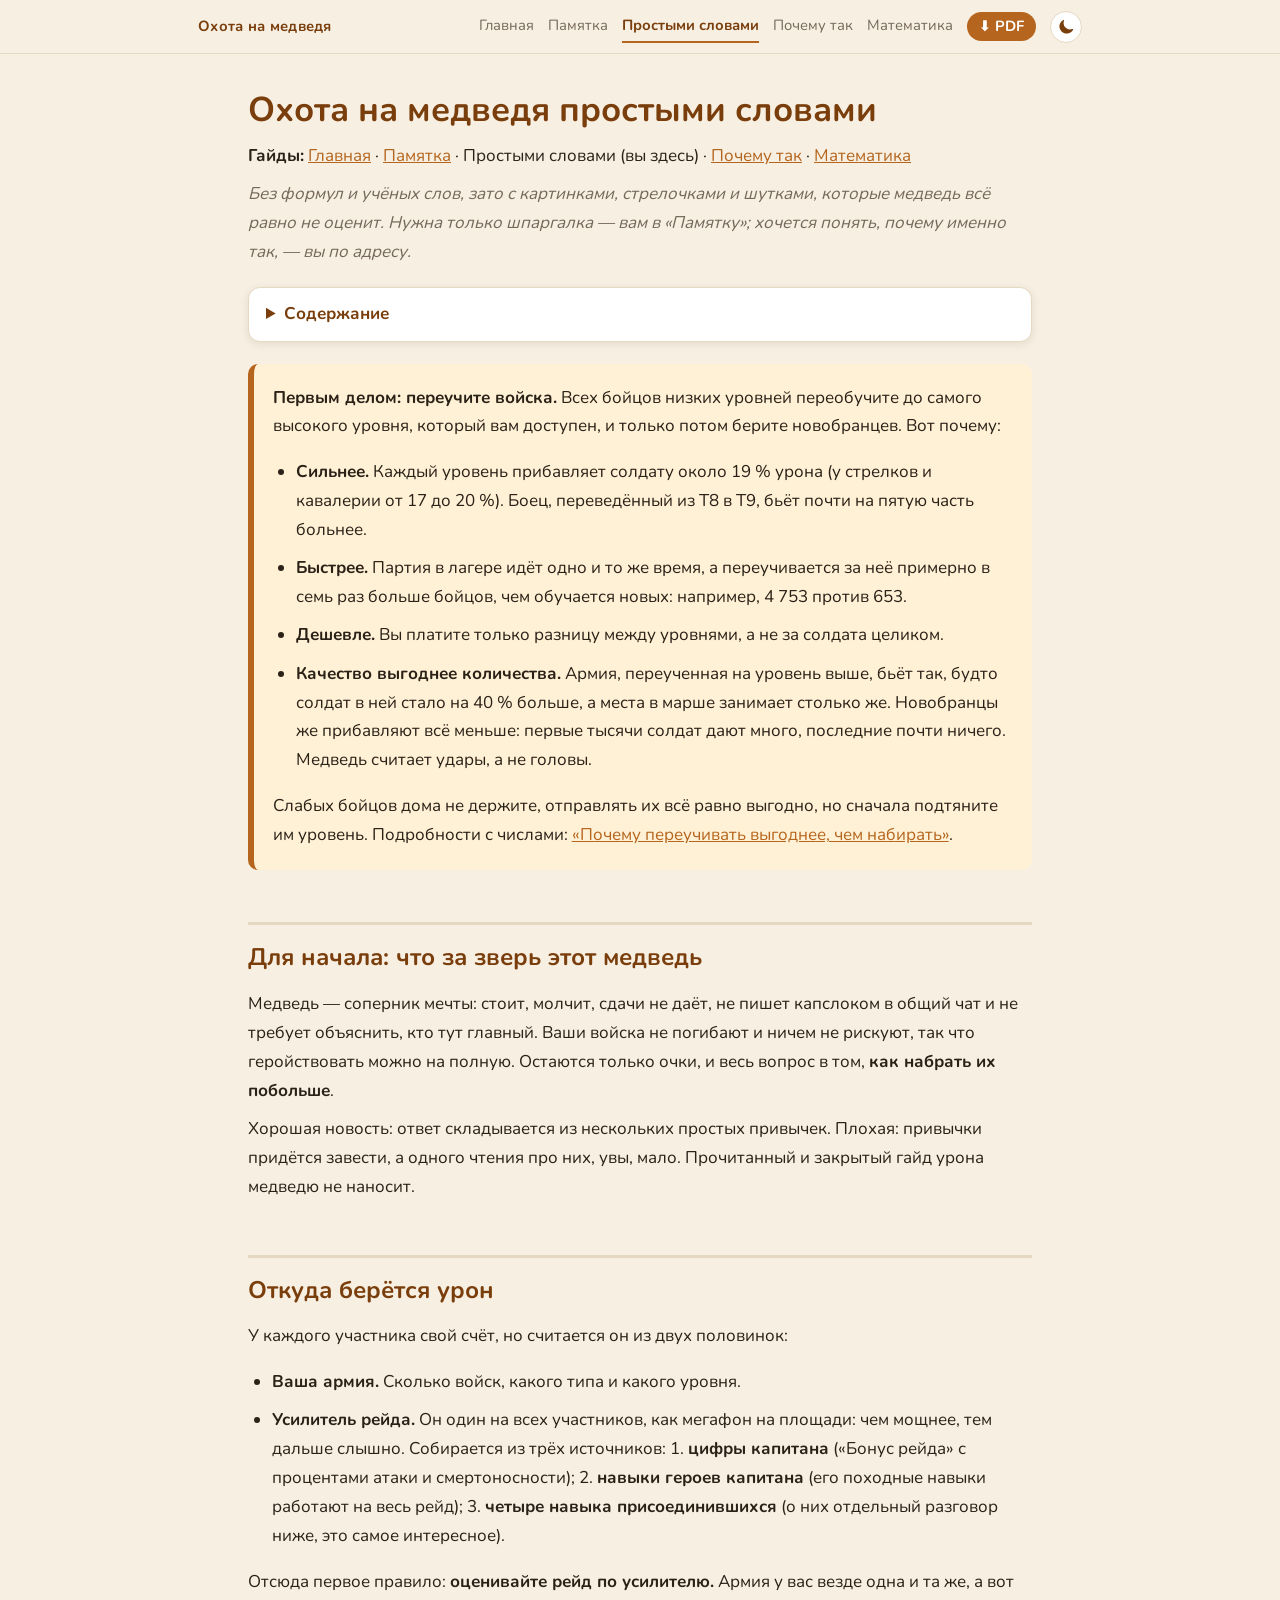
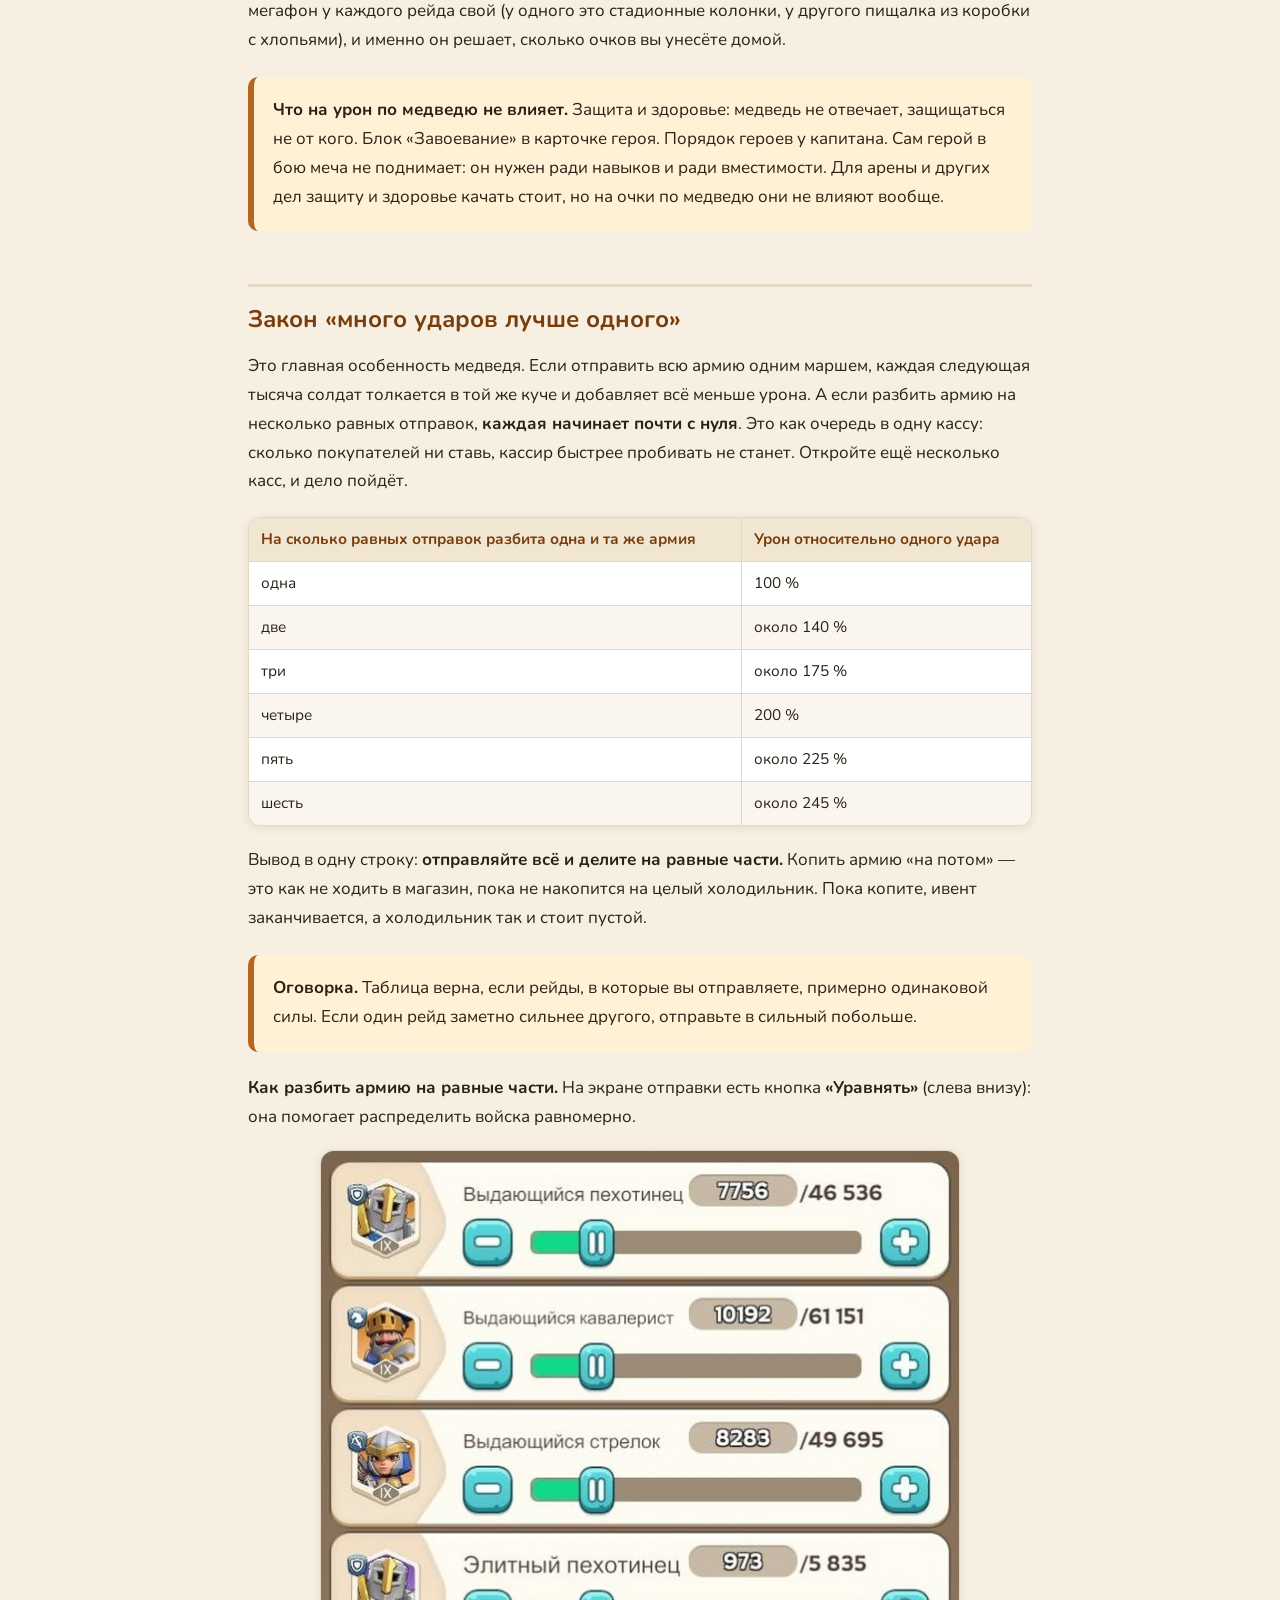
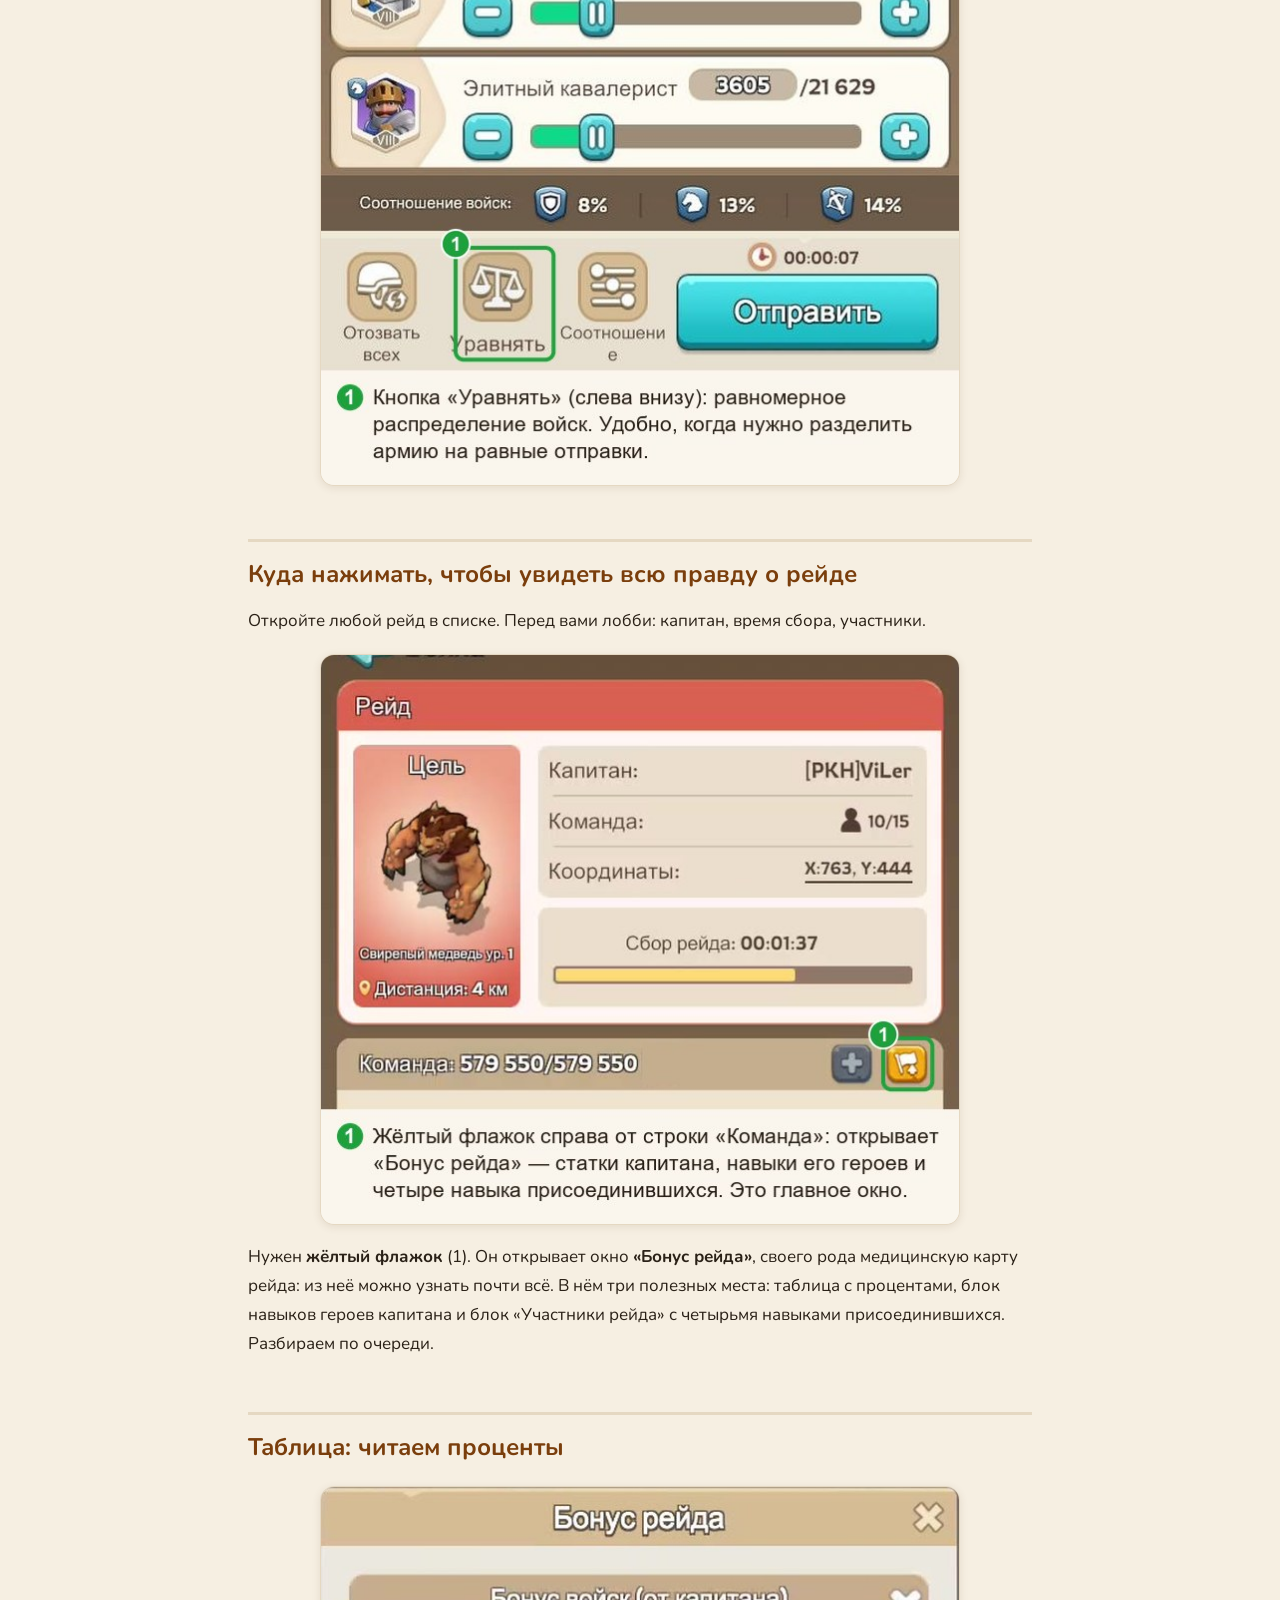
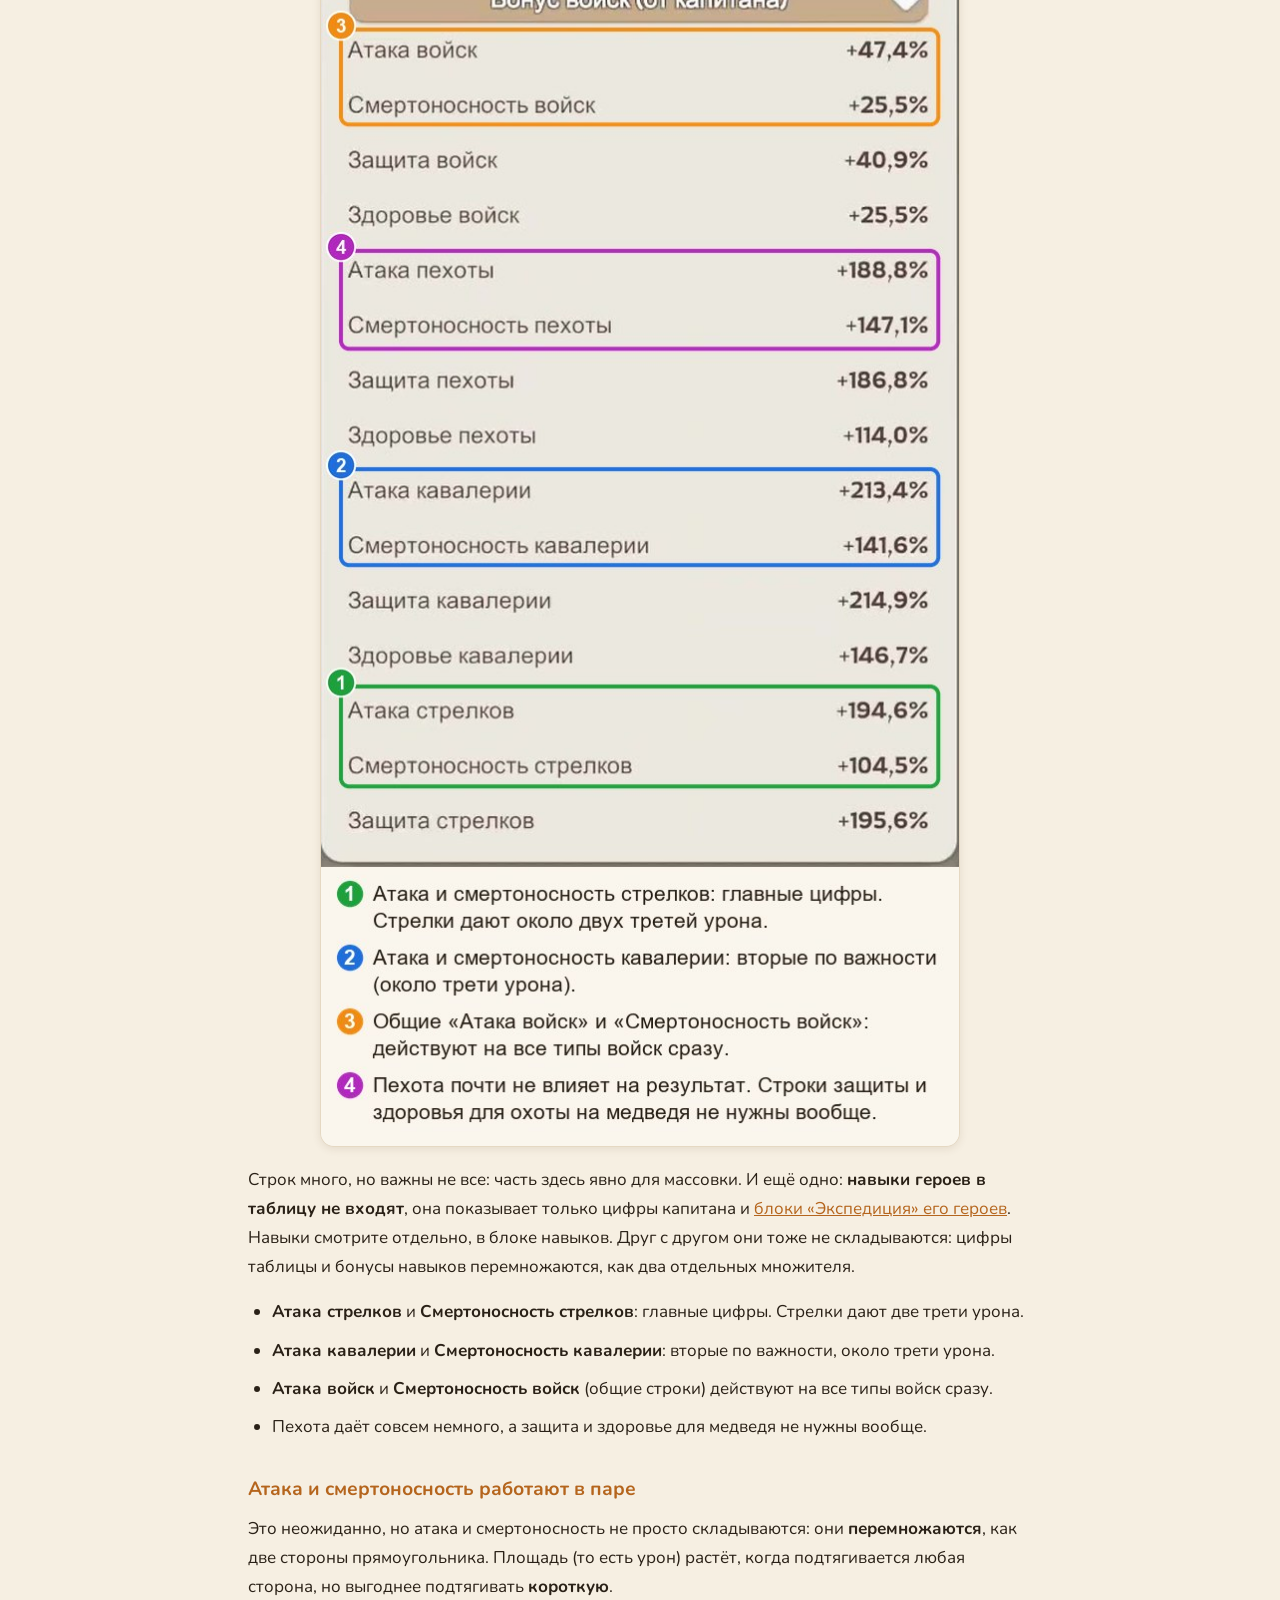
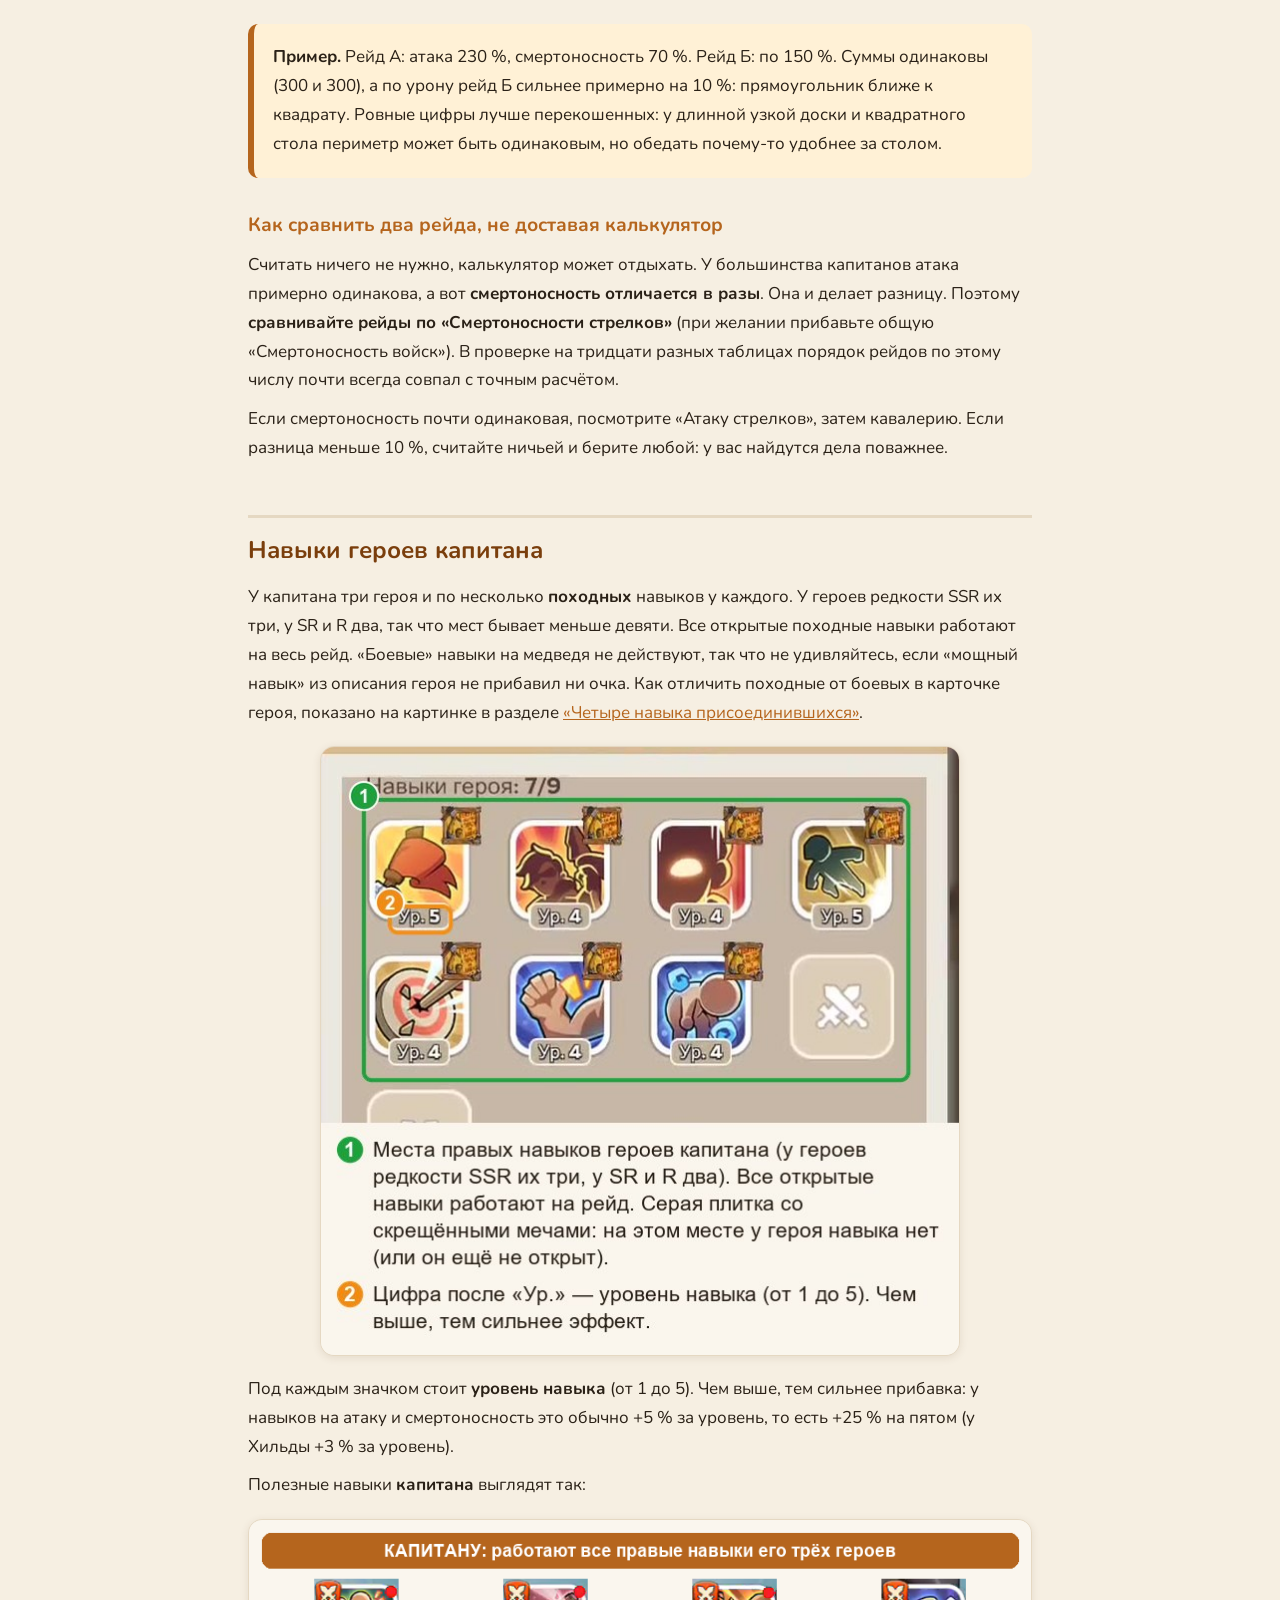
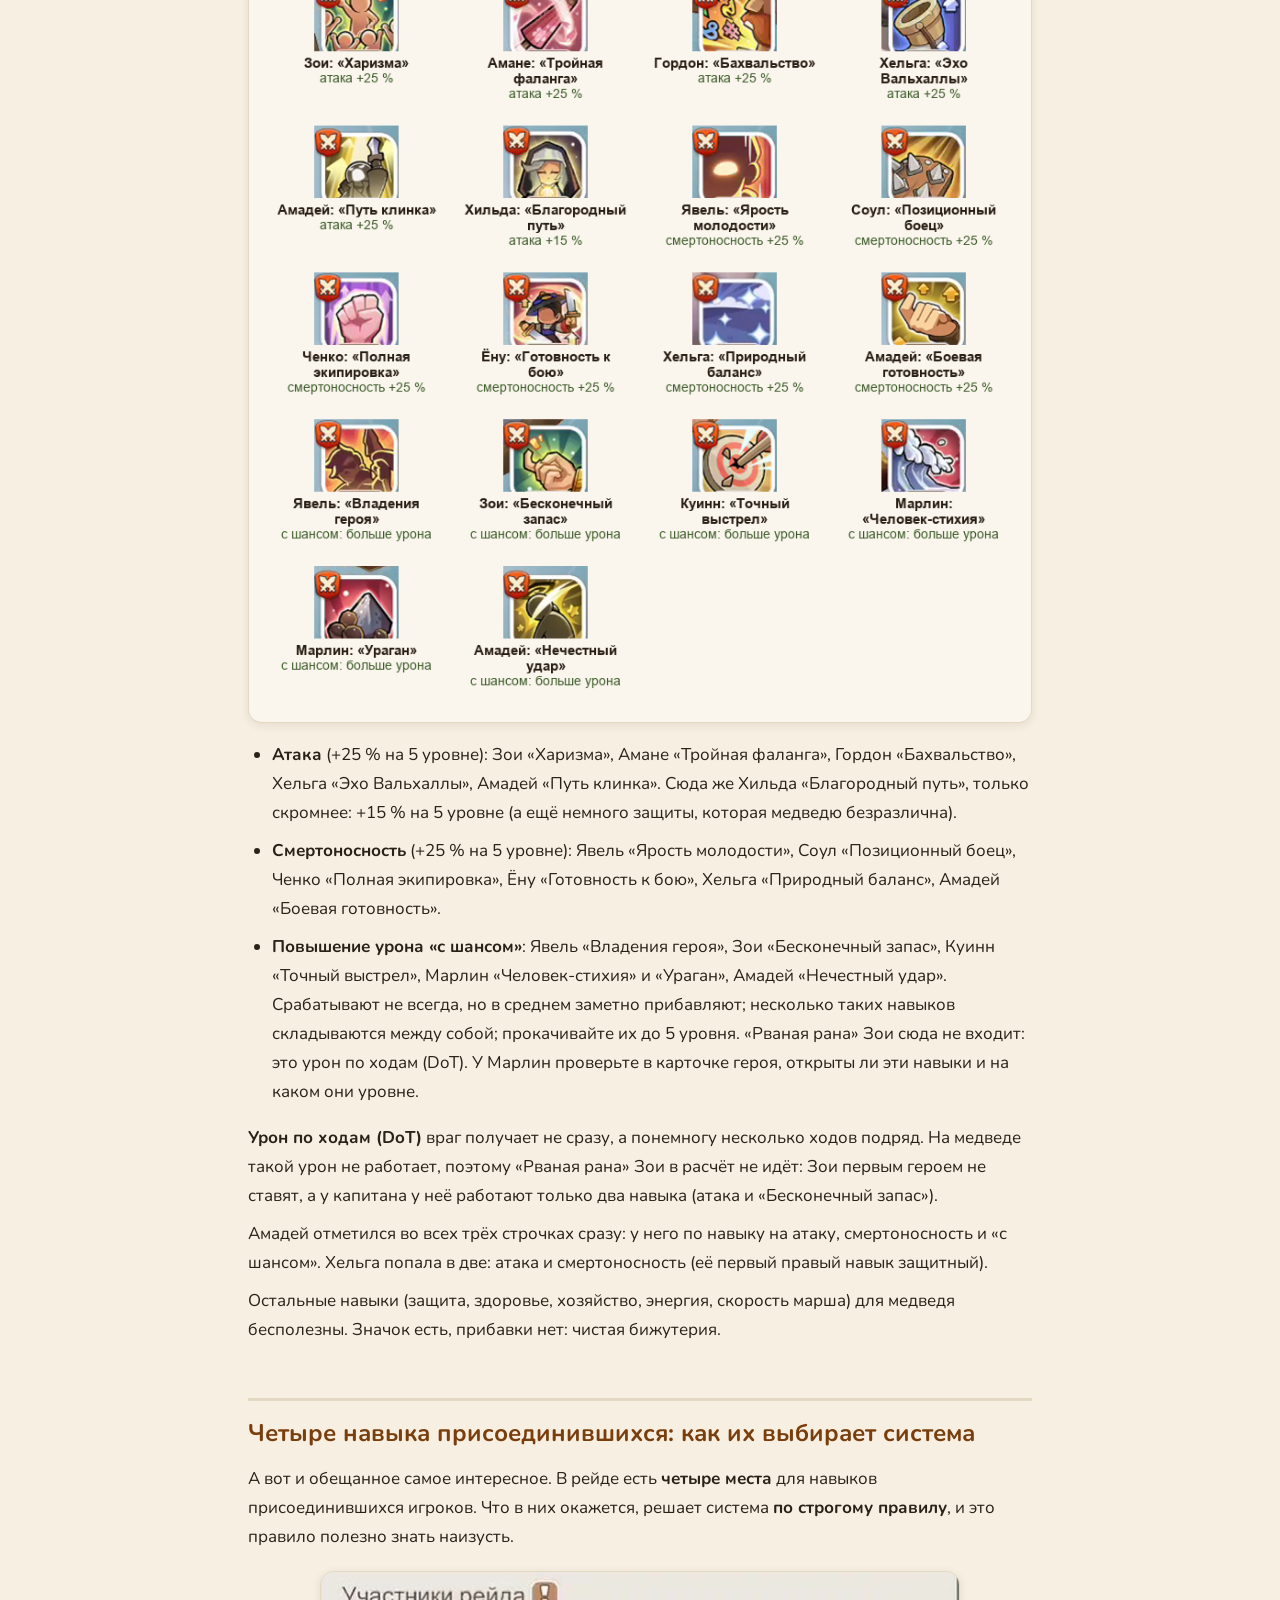
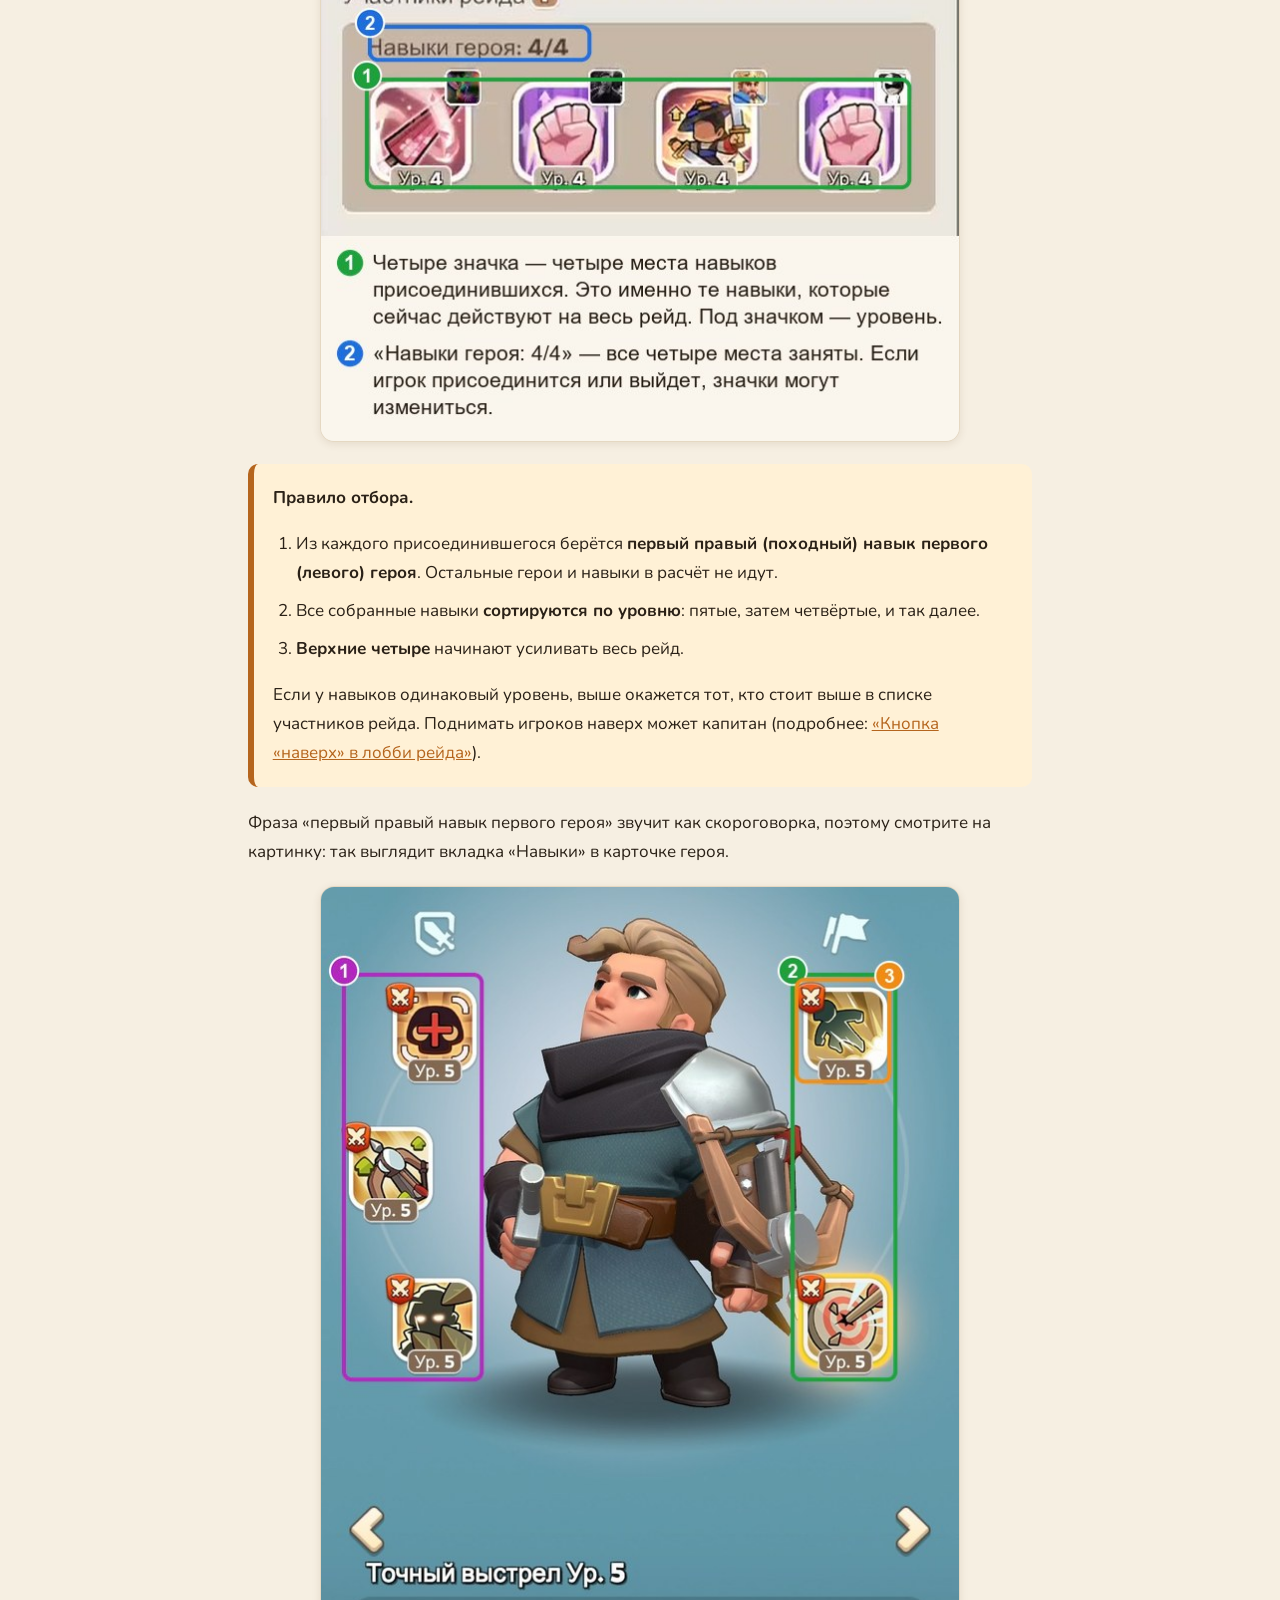
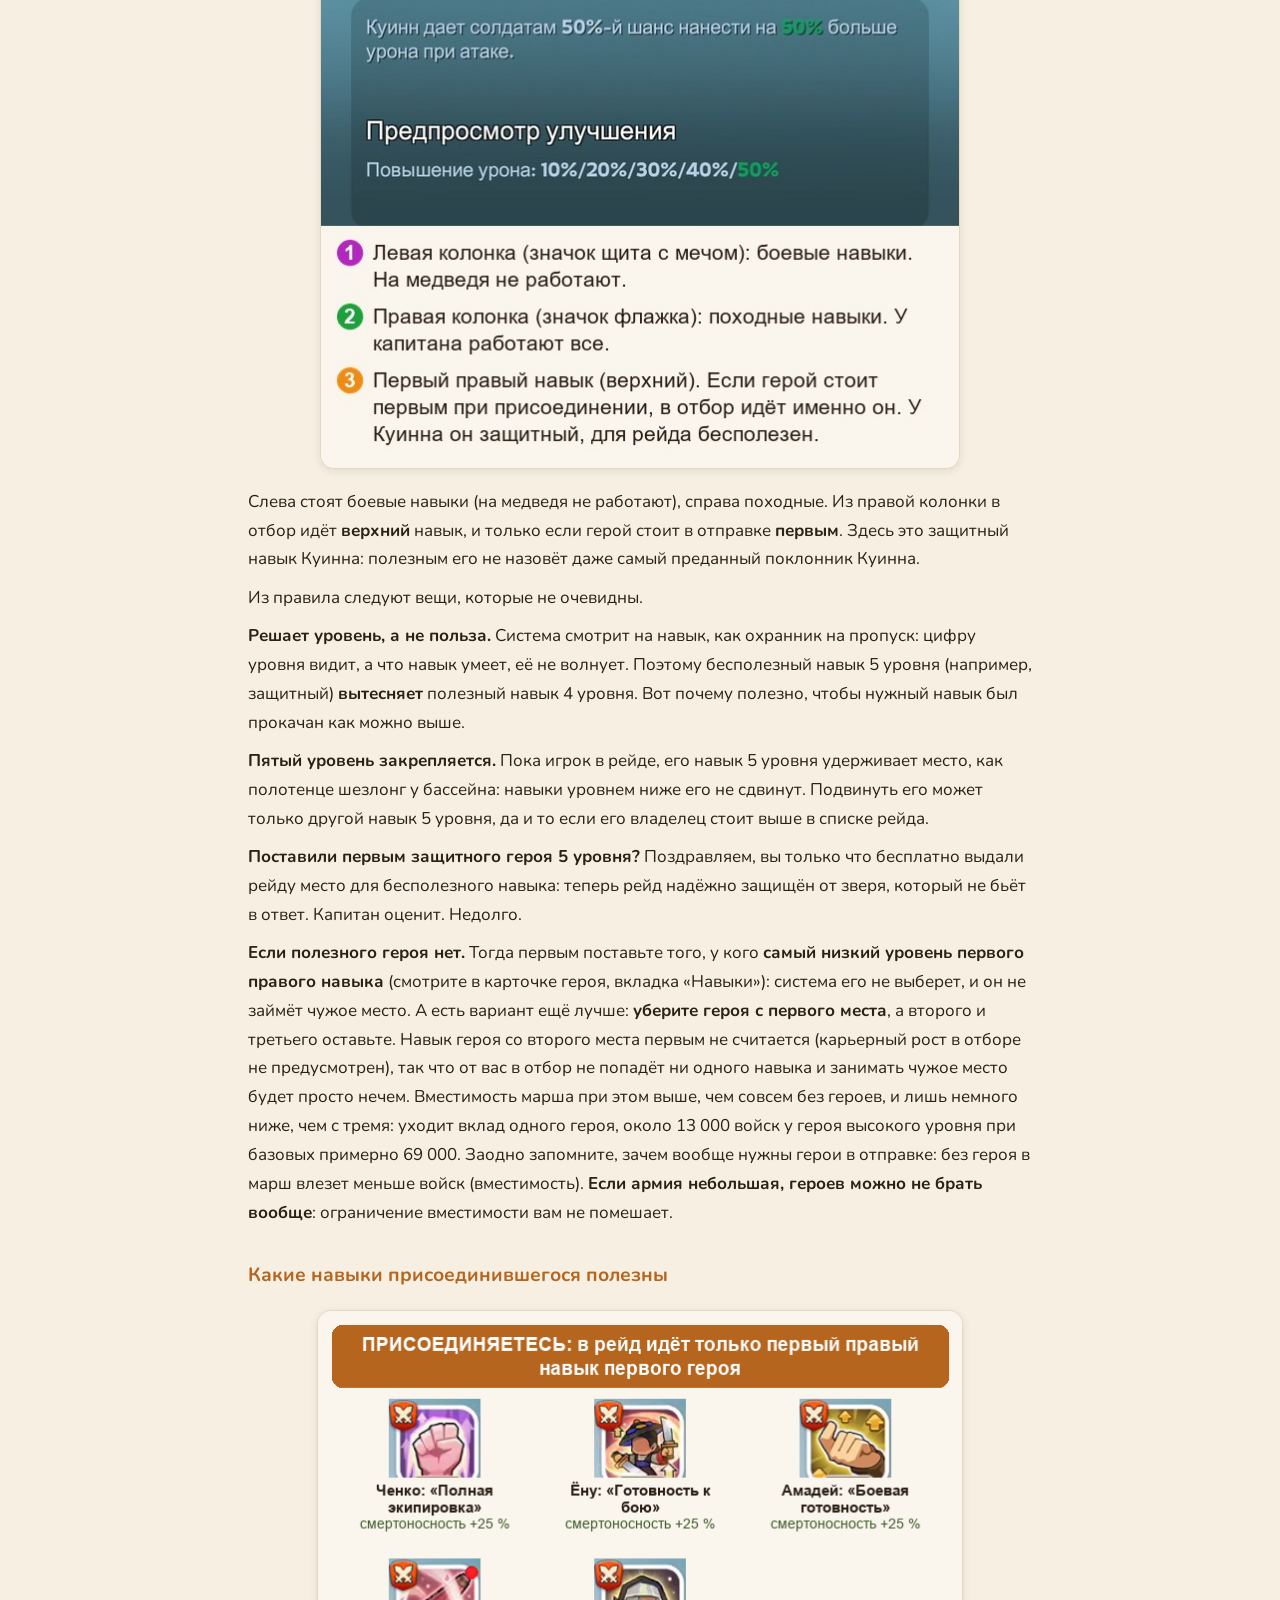
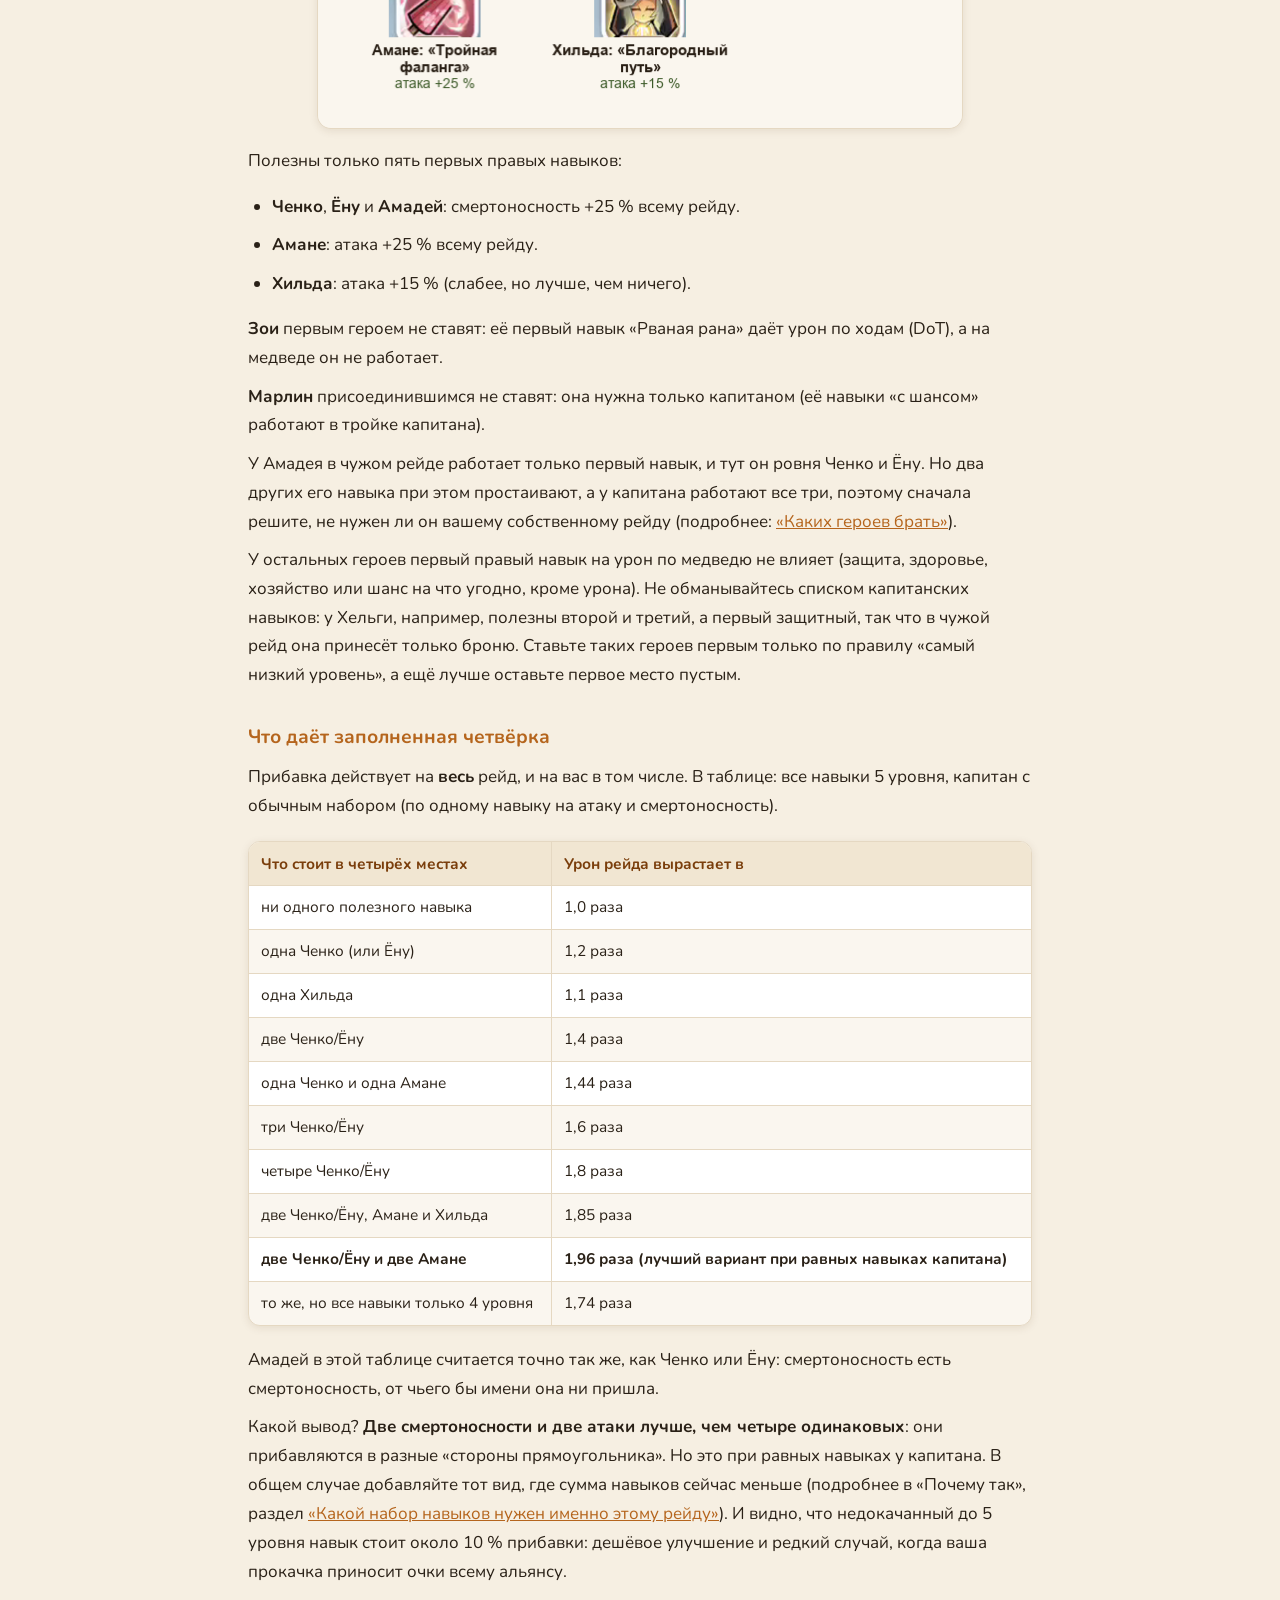
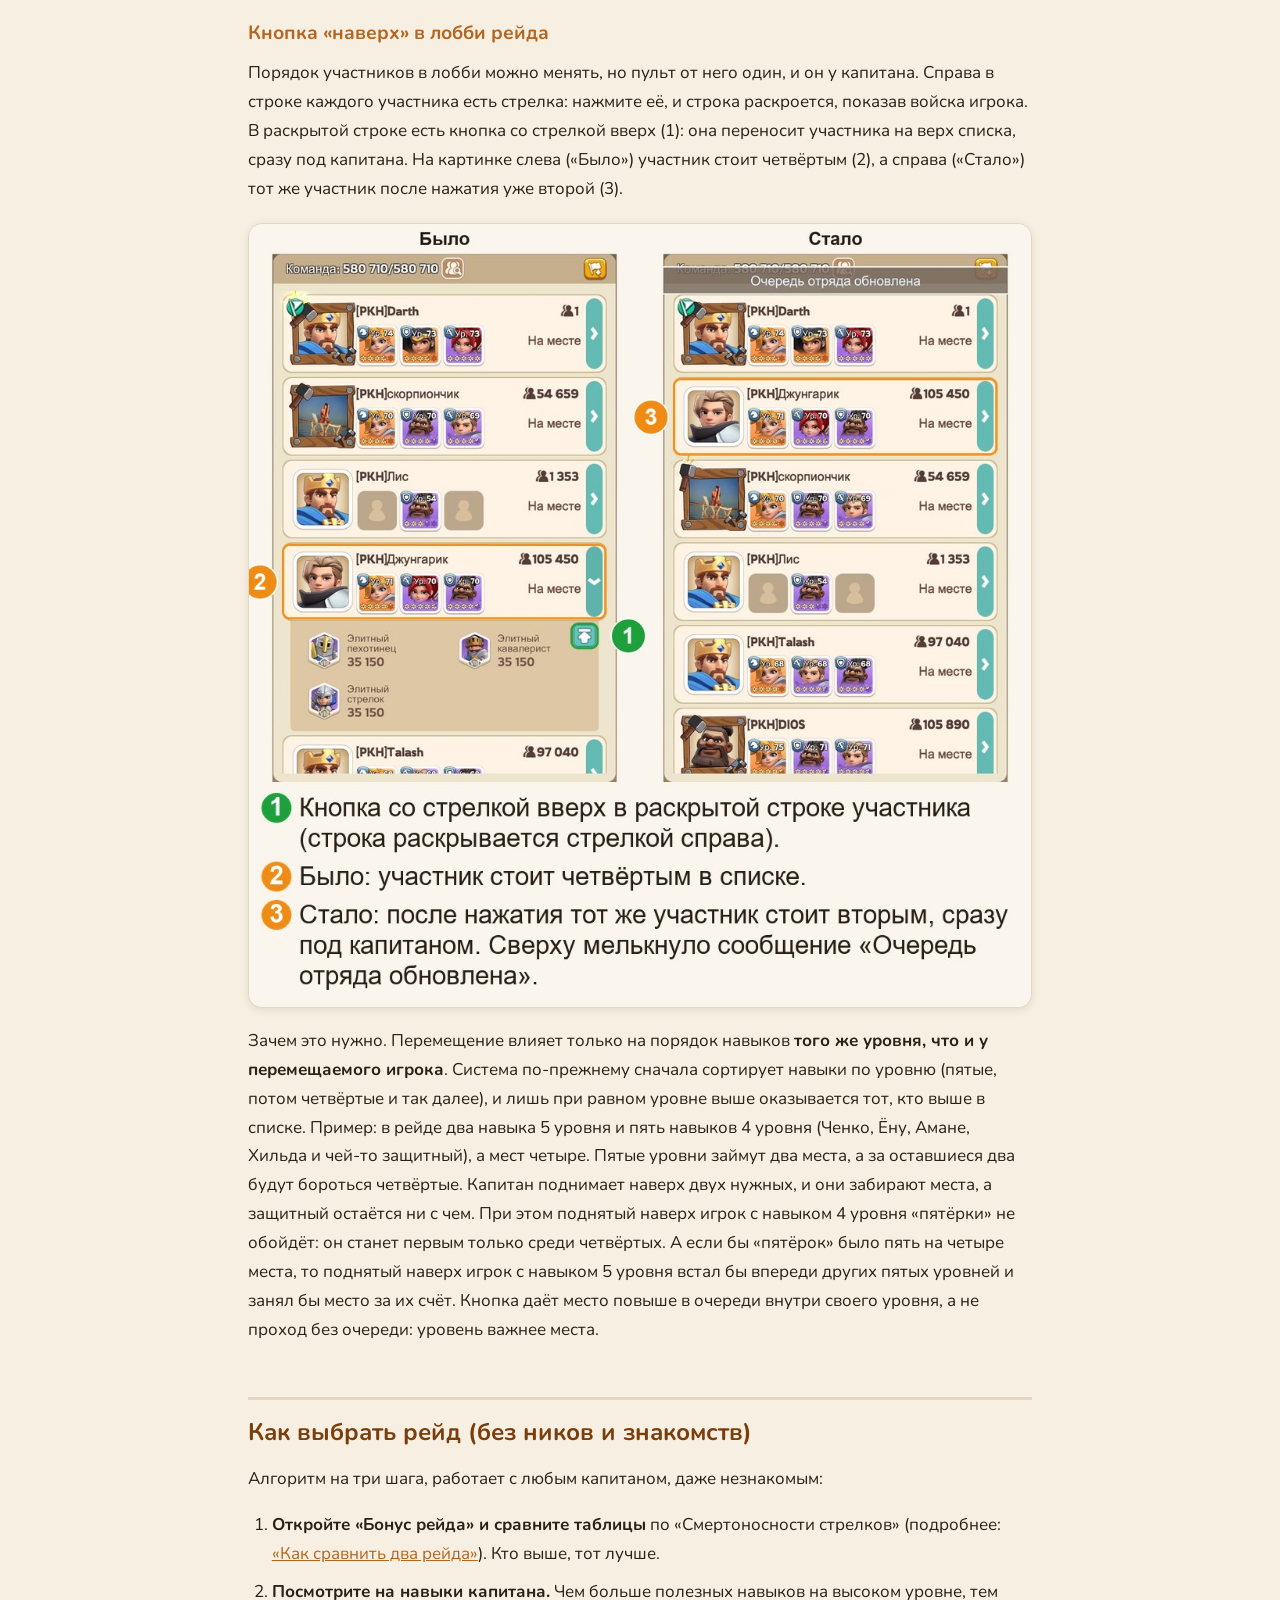
<file: guides/02-prostymi-slovami/index.html>
<!doctype html>
<html lang="ru"><head><meta charset="utf-8"><meta name="viewport" content="width=device-width,initial-scale=1"><title>Охота на медведя простыми словами</title><meta name="description" content="То же с объяснениями «почему так», картинками и шутками. Без формул."><meta property="og:type" content="website"><meta property="og:locale" content="ru_RU"><meta property="og:title" content="Охота на медведя простыми словами"><meta property="og:description" content="То же с объяснениями «почему так», картинками и шутками. Без формул."><meta property="og:image" content="https://darth2111.github.io/ks15/guides/og-bear-4.png"><meta property="og:image:width" content="1200"><meta property="og:image:height" content="385"><meta name="twitter:card" content="summary_large_image"><script>(function(){var t=null;try{t=localStorage.getItem('bear-theme')}catch(e){}if(t!=='light'&&t!=='dark'){t=window.matchMedia&&matchMedia('(prefers-color-scheme: dark)').matches?'dark':'light';try{localStorage.setItem('bear-theme',t)}catch(e){}}document.documentElement.setAttribute('data-theme',t)})()</script><style>@font-face{font-family:"Nunito";font-weight:400;font-style:normal;font-display:swap;src:url(../fonts/nunito-cyrillic-400.woff2) format("woff2");unicode-range:U+0301,U+0400-045F,U+0490-0491,U+04B0-04B1,U+2116}@font-face{font-family:"Nunito";font-weight:400;font-style:normal;font-display:swap;src:url(../fonts/nunito-latin-400.woff2) format("woff2");unicode-range:U+0000-00FF,U+0131,U+0152-0153,U+02BB-02BC,U+02C6,U+02DA,U+02DC,U+2000-206F,U+2074,U+20AC,U+2122,U+2191,U+2193,U+2212,U+2215,U+FEFF,U+FFFD}@font-face{font-family:"Nunito";font-weight:700;font-style:normal;font-display:swap;src:url(../fonts/nunito-cyrillic-700.woff2) format("woff2");unicode-range:U+0301,U+0400-045F,U+0490-0491,U+04B0-04B1,U+2116}@font-face{font-family:"Nunito";font-weight:700;font-style:normal;font-display:swap;src:url(../fonts/nunito-latin-700.woff2) format("woff2");unicode-range:U+0000-00FF,U+0131,U+0152-0153,U+02BB-02BC,U+02C6,U+02DA,U+02DC,U+2000-206F,U+2074,U+20AC,U+2122,U+2191,U+2193,U+2212,U+2215,U+FEFF,U+FFFD}@font-face{font-family:"Nunito";font-weight:900;font-style:normal;font-display:swap;src:url(../fonts/nunito-cyrillic-900.woff2) format("woff2");unicode-range:U+0301,U+0400-045F,U+0490-0491,U+04B0-04B1,U+2116}@font-face{font-family:"Nunito";font-weight:900;font-style:normal;font-display:swap;src:url(../fonts/nunito-latin-900.woff2) format("woff2");unicode-range:U+0000-00FF,U+0131,U+0152-0153,U+02BB-02BC,U+02C6,U+02DA,U+02DC,U+2000-206F,U+2074,U+20AC,U+2122,U+2191,U+2193,U+2212,U+2215,U+FEFF,U+FFFD}:root{--bg:#f6efe2;--bg2:#fbf7ef;--fg:#2a2117;--muted:#76695a;--accent:#b5651d;--accent2:#7a3e0c;--card:#ffffff;--line:#e5d8c2;--quote:#fff1d6;--code:#f1e6d2;--shadow:0 2px 8px rgba(80,50,10,.10)}
@media (prefers-color-scheme:dark){:root:not([data-theme=light]){--bg:#17130d;--bg2:#1d1913;--fg:#efe6d6;--muted:#b6aa95;--accent:#e6a65c;--accent2:#f2c48a;--card:#241f17;--line:#3a3226;--quote:#2d2517;--code:#332b1d;--shadow:0 2px 8px rgba(0,0,0,.45)}}
:root[data-theme=dark]{--bg:#17130d;--bg2:#1d1913;--fg:#efe6d6;--muted:#b6aa95;--accent:#e6a65c;--accent2:#f2c48a;--card:#241f17;--line:#3a3226;--quote:#2d2517;--code:#332b1d;--shadow:0 2px 8px rgba(0,0,0,.45)}
:root{color-scheme:light}:root[data-theme=dark]{color-scheme:dark}@media (prefers-color-scheme:dark){:root:not([data-theme=light]){color-scheme:dark}}

*{box-sizing:border-box}
html,body{overscroll-behavior:none}
html{scroll-padding-top:70px;background:var(--bg)}
body{margin:0;background:var(--bg);color:var(--fg);font:17px/1.7 "Nunito","Segoe UI",system-ui,-apple-system,Roboto,Arial,sans-serif}
header.nav{position:sticky;top:0;z-index:10;background:var(--bg);border-bottom:1px solid var(--line)}
header.nav div{max-width:920px;margin:0 auto;padding:10px 18px;display:flex;flex-wrap:wrap;gap:6px 14px;align-items:center;font-size:.92rem}
header.nav b{color:var(--accent2);letter-spacing:.02em;margin-right:auto}
header.nav a{color:var(--muted);text-decoration:none;padding:3px 0;border-bottom:2px solid transparent}
header.nav a:hover{color:var(--accent);border-color:var(--accent)}
header.nav a.cur{color:var(--accent2);border-color:var(--accent);font-weight:600}
header.nav a.pdf{background:var(--accent);color:#fff;border-radius:99px;padding:2px 12px;border-bottom:0;font-weight:600}
header.nav a.pdf:hover{opacity:.85;color:#fff}
header.nav .tg{display:inline-grid;place-items:center;width:32px;height:32px;padding:0;border:1px solid var(--line);background:var(--card);color:var(--accent2);border-radius:50%;cursor:pointer}
header.nav .tg svg{width:18px;height:18px;display:block}
header.nav .tg:hover{border-color:var(--accent);color:var(--accent)}
.pdfs{margin:26px 0}
.pdfs h2{border:0;margin:0 0 .4em}
.pdfs a{display:inline-block;margin:4px 8px 4px 0;padding:6px 14px;border:1px solid var(--accent);border-radius:99px;text-decoration:none}
header.nav span.soon{color:var(--muted);opacity:.55}
main{max-width:820px;margin:0 auto;padding:26px 18px 90px}
h1{font-size:2.15rem;line-height:1.15;margin:.3em 0 .35em;color:var(--accent2)}
h2{font-size:1.5rem;margin:2.2em 0 .5em;padding-top:.5em;border-top:3px solid var(--line);color:var(--accent2)}
h3{font-size:1.2rem;margin:1.6em 0 .4em;color:var(--accent)}
h4{font-size:1.05rem;margin:1.3em 0 .3em}
h2 a.anchor,h3 a.anchor{color:inherit;text-decoration:none;opacity:0;margin-left:.3em}
h2:hover a.anchor,h3:hover a.anchor{opacity:.5}
p,li{margin:.55em 0}
ul,ol{padding-left:1.4em}
em{color:var(--muted)}
img{cursor:zoom-in;max-width:100%;height:auto;border-radius:14px;border:1px solid var(--line);display:block;margin:1.1em auto;box-shadow:var(--shadow);background:var(--card)}
blockquote{margin:1.3em 0;padding:.7em 1.1em;background:var(--quote);border-left:6px solid var(--accent);border-radius:10px}
blockquote p{margin:.45em 0}
table{border-collapse:separate;border-spacing:0;width:100%;margin:0;background:transparent;font-size:.96rem}
th,td{border:0;border-right:1px solid var(--line);border-bottom:1px solid var(--line);padding:.55em .75em;text-align:left;vertical-align:top}
th{background:var(--code);color:var(--accent2)}
tr>*:last-child{border-right:0}
tbody tr:last-child>*{border-bottom:0}
tbody tr:nth-child(even){background:color-mix(in srgb,var(--code) 35%,transparent)}
code{background:var(--code);padding:.1em .35em;border-radius:5px}
a{color:var(--accent)}
details.toc{margin:1.2em 0;background:var(--card);border:1px solid var(--line);border-radius:12px;padding:.4em 1em;box-shadow:var(--shadow)}
details.toc summary{cursor:pointer;font-weight:600;color:var(--accent2);padding:.3em 0}
details.toc ol{margin:.3em 0 .6em;columns:1}
@media(min-width:760px){details.toc ol{columns:2;column-gap:2em}}
details.toc li{margin:.25em 0;break-inside:avoid}
footer{max-width:820px;margin:0 auto;padding:0 18px 50px;color:var(--muted);font-size:.85rem}
/* главная */
.hero{padding:34px 0 10px}
.hero h1{font-size:2.6rem}
.hero p{font-size:1.15rem;color:var(--muted);max-width:640px}
.cards{display:grid;grid-template-columns:repeat(auto-fit,minmax(300px,1fr));gap:16px;margin:26px 0}
.card{display:block;text-decoration:none;color:var(--fg);background:var(--card);border:1px solid var(--line);border-radius:18px;padding:18px 18px 16px;box-shadow:var(--shadow);transition:transform .15s,border-color .15s}
.card:hover{transform:translateY(-3px);border-color:var(--accent)}
.card .n{display:inline-flex;width:34px;height:34px;border-radius:50%;background:var(--accent);color:#fff;align-items:center;justify-content:center;font-weight:700;margin-bottom:8px}
.card h3{margin:.1em 0 .3em;color:var(--accent2);font-size:1.25rem}
.card p{margin:0;color:var(--muted);font-size:.95rem}
.card.soon{opacity:.55;pointer-events:none;border-style:dashed}
.card .tag{float:right;font-size:.75rem;background:var(--code);color:var(--muted);border-radius:99px;padding:2px 10px}
.tips{background:var(--quote);border-left:6px solid var(--accent);border-radius:12px;padding:12px 18px;margin:22px 0}
p.fm>code{display:block;padding:.55em 1em;margin:.3em 0;overflow-x:auto;border-left:4px solid var(--accent);border-radius:8px}
.tw{overflow-x:auto;margin:1.2em 0;border:1px solid var(--line);border-radius:12px;background:var(--card);box-shadow:var(--shadow)}
table code{white-space:nowrap}
.spoiler{cursor:pointer;display:inline}
.spoiler>span{filter:blur(7px);background:color-mix(in srgb,var(--accent) 30%,transparent);border-radius:6px;padding:0 .2em;transition:filter .25s;user-select:none}
.spoiler.open>span{filter:none;background:none;user-select:text}
#pop{position:fixed;inset:0;z-index:50;display:none;background:rgba(20,12,4,.55);backdrop-filter:blur(2px);align-items:center;justify-content:center;padding:14px}
#pop.on{display:flex}
#pop .box{background:var(--bg2);color:var(--fg);max-width:780px;width:100%;max-height:88vh;overflow:auto;border-radius:18px;border:1px solid var(--line);box-shadow:0 20px 60px rgba(0,0,0,.45);padding:0 22px 22px}
#pop .bar{position:sticky;top:0;background:var(--bg2);display:flex;gap:12px;align-items:center;justify-content:space-between;margin:0 -22px;padding:12px 22px 8px;border-bottom:1px solid var(--line);z-index:1}
#pop .bar a{font-size:.9rem}
#pop .bar button{font:inherit;border:0;background:var(--accent);color:#fff;border-radius:99px;padding:4px 14px;cursor:pointer}
#pop h2,#pop h3,#pop h4{margin-top:1em;border:0;padding-top:0}
@media print{body{background:#fff;color:#000}img,table{box-shadow:none}header.nav{display:none}}
</style></head><body><header class="nav"><div><b>Охота на медведя</b><a href="../index.html">Главная</a><a href="../01-pamyatka/index.html">Памятка</a><a href="../02-prostymi-slovami/index.html" class="cur">Простыми словами</a><a href="../03-pochemu-tak/index.html">Почему так</a><a href="../04-matematika/index.html">Математика</a><a class="pdf" href="../download/Медведь_02_Простыми_словами.pdf" download="Медведь_02_Простыми_словами.pdf" title="Скачать этот гайд в PDF">⬇ PDF</a><button class="tg" id="tg" type="button" aria-label="Сменить тему"></button></div></header><main><h1 id="охота-на-медведя-простыми-словами">Охота на медведя простыми словами</h1>
<p><strong>Гайды:</strong> <a href="../index.html">Главная</a> · <a href="../01-pamyatka/index.html">Памятка</a> · Простыми словами (вы здесь) · <a href="../03-pochemu-tak/index.html">Почему так</a> · <a href="../04-matematika/index.html">Математика</a></p>
<p><em>Без формул и учёных слов, зато с картинками, стрелочками и шутками, которые медведь всё равно не оценит. Нужна только шпаргалка — вам в «Памятку»; хочется понять, почему именно так, — вы по адресу.</em></p><details class="toc"><summary>Содержание</summary><ol><li><a href="#для-начала-что-за-зверь-этот-медведь">Для начала: что за зверь этот медведь</a></li><li><a href="#откуда-берётся-урон">Откуда берётся урон</a></li><li><a href="#закон-много-ударов-лучше-одного">Закон «много ударов лучше одного»</a></li><li><a href="#куда-нажимать-чтобы-увидеть-всю-правду-о-рейде">Куда нажимать, чтобы увидеть всю правду о рейде</a></li><li><a href="#таблица-читаем-проценты">Таблица: читаем проценты</a></li><li><a href="#навыки-героев-капитана">Навыки героев капитана</a></li><li><a href="#четыре-навыка-присоединившихся-как-их-выбирает-система">Четыре навыка присоединившихся: как их выбирает система</a></li><li><a href="#как-выбрать-рейд-без-ников-и-знакомств">Как выбрать рейд (без ников и знакомств)</a></li><li><a href="#какой-состав-войск-взять">Какой состав войск взять</a></li><li><a href="#какого-героя-ставить">Какого героя ставить</a></li><li><a href="#снаряжение">Снаряжение</a></li><li><a href="#что-качать-и-в-каком-порядке">Что качать и в каком порядке</a></li><li><a href="#советы-капитанам">Советы капитанам</a></li><li><a href="#частые-ошибки-смотрите-и-не-повторяйте">Частые ошибки (смотрите и не повторяйте)</a></li><li><a href="#мини-словарь">Мини-словарь</a></li></ol></details>
<blockquote><p><strong>Первым делом: переучите войска.</strong> Всех бойцов низких уровней переобучите до самого высокого уровня, который вам доступен, и только потом берите новобранцев. Вот почему:</p>
<ul><li><strong>Сильнее.</strong> Каждый уровень прибавляет солдату около 19 % урона (у стрелков и кавалерии от 17 до 20 %). Боец, переведённый из Т8 в Т9, бьёт почти на пятую часть больнее.</li><li><strong>Быстрее.</strong> Партия в лагере идёт одно и то же время, а переучивается за неё примерно в семь раз больше бойцов, чем обучается новых: например, 4 753 против 653.</li><li><strong>Дешевле.</strong> Вы платите только разницу между уровнями, а не за солдата целиком.</li><li><strong>Качество выгоднее количества.</strong> Армия, переученная на уровень выше, бьёт так, будто солдат в ней стало на 40 % больше, а места в марше занимает столько же. Новобранцы же прибавляют всё меньше: первые тысячи солдат дают много, последние почти ничего. Медведь считает удары, а не головы.</li></ul>
<p>Слабых бойцов дома не держите, отправлять их всё равно выгодно, но сначала подтяните им уровень. Подробности с числами: <a href="../03-pochemu-tak/index.html#почему-переучивать-выгоднее-чем-набирать" data-pop="1">«Почему переучивать выгоднее, чем набирать»</a>.</p></blockquote>
<h2 id="для-начала-что-за-зверь-этот-медведь">Для начала: что за зверь этот медведь<a class="anchor" href="#для-начала-что-за-зверь-этот-медведь">#</a></h2>
<p>Медведь — соперник мечты: стоит, молчит, сдачи не даёт, не пишет капслоком в общий чат и не требует объяснить, кто тут главный. Ваши войска не погибают и ничем не рискуют, так что геройствовать можно на полную. Остаются только очки, и весь вопрос в том, <strong>как набрать их побольше</strong>.</p>
<p>Хорошая новость: ответ складывается из нескольких простых привычек. Плохая: привычки придётся завести, а одного чтения про них, увы, мало. Прочитанный и закрытый гайд урона медведю не наносит.</p>
<h2 id="откуда-берётся-урон">Откуда берётся урон<a class="anchor" href="#откуда-берётся-урон">#</a></h2>
<p>У каждого участника свой счёт, но считается он из двух половинок:</p>
<ul><li><strong>Ваша армия.</strong> Сколько войск, какого типа и какого уровня.</li><li><strong>Усилитель рейда.</strong> Он один на всех участников, как мегафон на площади: чем мощнее, тем дальше слышно. Собирается из трёх источников: 1. <strong>цифры капитана</strong> («Бонус рейда» с процентами атаки и смертоносности); 2. <strong>навыки героев капитана</strong> (его походные навыки работают на весь рейд); 3. <strong>четыре навыка присоединившихся</strong> (о них отдельный разговор ниже, это самое интересное).</li></ul>
<p>Отсюда первое правило: <strong>оценивайте рейд по усилителю.</strong> Армия у вас везде одна и та же, а вот мегафон у каждого рейда свой (у одного это стадионные колонки, у другого пищалка из коробки с хлопьями), и именно он решает, сколько очков вы унесёте домой.</p>
<blockquote><p><strong>Что на урон по медведю не влияет.</strong> Защита и здоровье: медведь не отвечает, защищаться не от кого. Блок «Завоевание» в карточке героя. Порядок героев у капитана. Сам герой в бою меча не поднимает: он нужен ради навыков и ради вместимости. Для арены и других дел защиту и здоровье качать стоит, но на очки по медведю они не влияют вообще.</p></blockquote>
<h2 id="закон-много-ударов-лучше-одного">Закон «много ударов лучше одного»<a class="anchor" href="#закон-много-ударов-лучше-одного">#</a></h2>
<p>Это главная особенность медведя. Если отправить всю армию одним маршем, каждая следующая тысяча солдат толкается в той же куче и добавляет всё меньше урона. А если разбить армию на несколько равных отправок, <strong>каждая начинает почти с нуля</strong>. Это как очередь в одну кассу: сколько покупателей ни ставь, кассир быстрее пробивать не станет. Откройте ещё несколько касс, и дело пойдёт.</p>
<div class="tw"><table><thead><tr><th>На сколько равных отправок разбита одна и та же армия</th><th>Урон относительно одного удара</th></tr></thead><tbody><tr><td>одна</td><td>100 %</td></tr><tr><td>две</td><td>около 140 %</td></tr><tr><td>три</td><td>около 175 %</td></tr><tr><td>четыре</td><td>200 %</td></tr><tr><td>пять</td><td>около 225 %</td></tr><tr><td>шесть</td><td>около 245 %</td></tr></tbody></table></div>
<p>Вывод в одну строку: <strong>отправляйте всё и делите на равные части.</strong> Копить армию «на потом» — это как не ходить в магазин, пока не накопится на целый холодильник. Пока копите, ивент заканчивается, а холодильник так и стоит пустой.</p>
<blockquote><p><strong>Оговорка.</strong> Таблица верна, если рейды, в которые вы отправляете, примерно одинаковой силы. Если один рейд заметно сильнее другого, отправьте в сильный побольше.</p></blockquote>
<p><strong>Как разбить армию на равные части.</strong> На экране отправки есть кнопка <strong>«Уравнять»</strong> (слева внизу): она помогает распределить войска равномерно.</p>
<img src="images/send-equalize.jpg?v=931c3baa" alt="Экран отправки: кнопка «Уравнять»" loading="lazy" decoding="async" width="640" height="937">
<h2 id="куда-нажимать-чтобы-увидеть-всю-правду-о-рейде">Куда нажимать, чтобы увидеть всю правду о рейде<a class="anchor" href="#куда-нажимать-чтобы-увидеть-всю-правду-о-рейде">#</a></h2>
<p>Откройте любой рейд в списке. Перед вами лобби: капитан, время сбора, участники.</p>
<img src="images/raid-page.jpg?v=3f81fbee" alt="Страница рейда" loading="lazy" decoding="async" width="640" height="570">
<p>Нужен <strong>жёлтый флажок</strong> (1). Он открывает окно <strong>«Бонус рейда»</strong>, своего рода медицинскую карту рейда: из неё можно узнать почти всё. В нём три полезных места: таблица с процентами, блок навыков героев капитана и блок «Участники рейда» с четырьмя навыками присоединившихся. Разбираем по очереди.</p>
<h2 id="таблица-читаем-проценты">Таблица: читаем проценты<a class="anchor" href="#таблица-читаем-проценты">#</a></h2>
<img src="images/bonus-table.jpg?v=61e2d547" alt="Таблица бонусов рейда" loading="lazy" decoding="async" width="640" height="1263">
<p>Строк много, но важны не все: часть здесь явно для массовки. И ещё одно: <strong>навыки героев в таблицу не входят</strong>, она показывает только цифры капитана и <a href="#блок-экспедиция-в-карточке-героя">блоки «Экспедиция» его героев</a>. Навыки смотрите отдельно, в блоке навыков. Друг с другом они тоже не складываются: цифры таблицы и бонусы навыков перемножаются, как два отдельных множителя.</p>
<ul><li><strong>Атака стрелков</strong> и <strong>Смертоносность стрелков</strong>: главные цифры. Стрелки дают две трети урона.</li><li><strong>Атака кавалерии</strong> и <strong>Смертоносность кавалерии</strong>: вторые по важности, около трети урона.</li><li><strong>Атака войск</strong> и <strong>Смертоносность войск</strong> (общие строки) действуют на все типы войск сразу.</li><li>Пехота даёт совсем немного, а защита и здоровье для медведя не нужны вообще.</li></ul>
<h3 id="атака-и-смертоносность-работают-в-паре">Атака и смертоносность работают в паре<a class="anchor" href="#атака-и-смертоносность-работают-в-паре">#</a></h3>
<p>Это неожиданно, но атака и смертоносность не просто складываются: они <strong>перемножаются</strong>, как две стороны прямоугольника. Площадь (то есть урон) растёт, когда подтягивается любая сторона, но выгоднее подтягивать <strong>короткую</strong>.</p>
<blockquote><p><strong>Пример.</strong> Рейд А: атака 230 %, смертоносность 70 %. Рейд Б: по 150 %. Суммы одинаковы (300 и 300), а по урону рейд Б сильнее примерно на 10 %: прямоугольник ближе к квадрату. Ровные цифры лучше перекошенных: у длинной узкой доски и квадратного стола периметр может быть одинаковым, но обедать почему-то удобнее за столом.</p></blockquote>
<h3 id="как-сравнить-два-рейда-не-доставая-калькулятор">Как сравнить два рейда, не доставая калькулятор<a class="anchor" href="#как-сравнить-два-рейда-не-доставая-калькулятор">#</a></h3>
<p>Считать ничего не нужно, калькулятор может отдыхать. У большинства капитанов атака примерно одинакова, а вот <strong>смертоносность отличается в разы</strong>. Она и делает разницу. Поэтому <strong>сравнивайте рейды по «Смертоносности стрелков»</strong> (при желании прибавьте общую «Смертоносность войск»). В проверке на тридцати разных таблицах порядок рейдов по этому числу почти всегда совпал с точным расчётом.</p>
<p>Если смертоносность почти одинаковая, посмотрите «Атаку стрелков», затем кавалерию. Если разница меньше 10 %, считайте ничьей и берите любой: у вас найдутся дела поважнее.</p>
<h2 id="навыки-героев-капитана">Навыки героев капитана<a class="anchor" href="#навыки-героев-капитана">#</a></h2>
<p>У капитана три героя и по несколько <strong>походных</strong> навыков у каждого. У героев редкости SSR их три, у SR и R два, так что мест бывает меньше девяти. Все открытые походные навыки работают на весь рейд. «Боевые» навыки на медведя не действуют, так что не удивляйтесь, если «мощный навык» из описания героя не прибавил ни очка. Как отличить походные от боевых в карточке героя, показано на картинке в разделе <a href="#четыре-навыка-присоединившихся-как-их-выбирает-система">«Четыре навыка присоединившихся»</a>.</p>
<img src="images/bonus-skills.jpg?v=8c57cbd8" alt="Навыки героев капитана" loading="lazy" decoding="async" width="640" height="610">
<p>Под каждым значком стоит <strong>уровень навыка</strong> (от 1 до 5). Чем выше, тем сильнее прибавка: у навыков на атаку и смертоносность это обычно +5 % за уровень, то есть +25 % на пятом (у Хильды +3 % за уровень).</p>
<p>Полезные навыки <strong>капитана</strong> выглядят так:</p>
<img src="images/perks-captain.png?v=b0c0e65d" alt="Полезные навыки героев капитана" loading="lazy" decoding="async" width="852" height="874">
<ul><li><strong>Атака</strong> (+25 % на 5 уровне): Зои «Харизма», Амане «Тройная фаланга», Гордон «Бахвальство», Хельга «Эхо Вальхаллы», Амадей «Путь клинка». Сюда же Хильда «Благородный путь», только скромнее: +15 % на 5 уровне (а ещё немного защиты, которая медведю безразлична).</li><li><strong>Смертоносность</strong> (+25 % на 5 уровне): Явель «Ярость молодости», Соул «Позиционный боец», Ченко «Полная экипировка», Ёну «Готовность к бою», Хельга «Природный баланс», Амадей «Боевая готовность».</li><li><strong>Повышение урона «с шансом»</strong>: Явель «Владения героя», Зои «Бесконечный запас», Куинн «Точный выстрел», Марлин «Человек-стихия» и «Ураган», Амадей «Нечестный удар». Срабатывают не всегда, но в среднем заметно прибавляют; несколько таких навыков складываются между собой; прокачивайте их до 5 уровня. «Рваная рана» Зои сюда не входит: это урон по ходам (DoT). У Марлин проверьте в карточке героя, открыты ли эти навыки и на каком они уровне.</li></ul>
<p><strong>Урон по ходам (DoT)</strong> враг получает не сразу, а понемногу несколько ходов подряд. На медведе такой урон не работает, поэтому «Рваная рана» Зои в расчёт не идёт: Зои первым героем не ставят, а у капитана у неё работают только два навыка (атака и «Бесконечный запас»).</p>
<p>Амадей отметился во всех трёх строчках сразу: у него по навыку на атаку, смертоносность и «с шансом». Хельга попала в две: атака и смертоносность (её первый правый навык защитный).</p>
<p>Остальные навыки (защита, здоровье, хозяйство, энергия, скорость марша) для медведя бесполезны. Значок есть, прибавки нет: чистая бижутерия.</p>
<h2 id="четыре-навыка-присоединившихся-как-их-выбирает-система">Четыре навыка присоединившихся: как их выбирает система<a class="anchor" href="#четыре-навыка-присоединившихся-как-их-выбирает-система">#</a></h2>
<p>А вот и обещанное самое интересное. В рейде есть <strong>четыре места</strong> для навыков присоединившихся игроков. Что в них окажется, решает система <strong>по строгому правилу</strong>, и это правило полезно знать наизусть.</p>
<img src="images/bonus-slots.jpg?v=072e79d1" alt="Четыре места навыков присоединившихся" loading="lazy" decoding="async" width="640" height="471">
<blockquote><p><strong>Правило отбора.</strong></p>
<ol><li>Из каждого присоединившегося берётся <strong>первый правый (походный) навык первого (левого) героя</strong>. Остальные герои и навыки в расчёт не идут.</li><li>Все собранные навыки <strong>сортируются по уровню</strong>: пятые, затем четвёртые, и так далее.</li><li><strong>Верхние четыре</strong> начинают усиливать весь рейд.</li></ol>
<p>Если у навыков одинаковый уровень, выше окажется тот, кто стоит выше в списке участников рейда. Поднимать игроков наверх может капитан (подробнее: <a href="#кнопка-наверх-в-лобби-рейда">«Кнопка «наверх» в лобби рейда»</a>).</p></blockquote>
<p>Фраза «первый правый навык первого героя» звучит как скороговорка, поэтому смотрите на картинку: так выглядит вкладка «Навыки» в карточке героя.</p>
<img src="images/hero-skills.jpg?v=0229c627" alt="Вкладка «Навыки»: боевые и походные навыки, первый правый навык" loading="lazy" decoding="async" width="640" height="1185">
<p>Слева стоят боевые навыки (на медведя не работают), справа походные. Из правой колонки в отбор идёт <strong>верхний</strong> навык, и только если герой стоит в отправке <strong>первым</strong>. Здесь это защитный навык Куинна: полезным его не назовёт даже самый преданный поклонник Куинна.</p>
<p>Из правила следуют вещи, которые не очевидны.</p>
<p><strong>Решает уровень, а не польза.</strong> Система смотрит на навык, как охранник на пропуск: цифру уровня видит, а что навык умеет, её не волнует. Поэтому бесполезный навык 5 уровня (например, защитный) <strong>вытесняет</strong> полезный навык 4 уровня. Вот почему полезно, чтобы нужный навык был прокачан как можно выше.</p>
<p><strong>Пятый уровень закрепляется.</strong> Пока игрок в рейде, его навык 5 уровня удерживает место, как полотенце шезлонг у бассейна: навыки уровнем ниже его не сдвинут. Подвинуть его может только другой навык 5 уровня, да и то если его владелец стоит выше в списке рейда.</p>
<p><strong>Поставили первым защитного героя 5 уровня?</strong> Поздравляем, вы только что бесплатно выдали рейду место для бесполезного навыка: теперь рейд надёжно защищён от зверя, который не бьёт в ответ. Капитан оценит. Недолго.</p>
<p><strong>Если полезного героя нет.</strong> Тогда первым поставьте того, у кого <strong>самый низкий уровень первого правого навыка</strong> (смотрите в карточке героя, вкладка «Навыки»): система его не выберет, и он не займёт чужое место. А есть вариант ещё лучше: <strong>уберите героя с первого места</strong>, а второго и третьего оставьте. Навык героя со второго места первым не считается (карьерный рост в отборе не предусмотрен), так что от вас в отбор не попадёт ни одного навыка и занимать чужое место будет просто нечем. Вместимость марша при этом выше, чем совсем без героев, и лишь немного ниже, чем с тремя: уходит вклад одного героя, около 13 000 войск у героя высокого уровня при базовых примерно 69 000. Заодно запомните, зачем вообще нужны герои в отправке: без героя в марш влезет меньше войск (вместимость). <strong>Если армия небольшая, героев можно не брать вообще</strong>: ограничение вместимости вам не помешает.</p>
<h3 id="какие-навыки-присоединившегося-полезны">Какие навыки присоединившегося полезны<a class="anchor" href="#какие-навыки-присоединившегося-полезны">#</a></h3>
<img src="images/perks-joiner.png?v=ba7e1f94" alt="Полезные навыки присоединившихся" loading="lazy" decoding="async" width="646" height="418">
<p>Полезны только пять первых правых навыков:</p>
<ul><li><strong>Ченко</strong>, <strong>Ёну</strong> и <strong>Амадей</strong>: смертоносность +25 % всему рейду.</li><li><strong>Амане</strong>: атака +25 % всему рейду.</li><li><strong>Хильда</strong>: атака +15 % (слабее, но лучше, чем ничего).</li></ul>
<p><strong>Зои</strong> первым героем не ставят: её первый навык «Рваная рана» даёт урон по ходам (DoT), а на медведе он не работает.</p>
<p><strong>Марлин</strong> присоединившимся не ставят: она нужна только капитаном (её навыки «с шансом» работают в тройке капитана).</p>
<p>У Амадея в чужом рейде работает только первый навык, и тут он ровня Ченко и Ёну. Но два других его навыка при этом простаивают, а у капитана работают все три, поэтому сначала решите, не нужен ли он вашему собственному рейду (подробнее: <a href="#каких-героев-брать">«Каких героев брать»</a>).</p>
<p>У остальных героев первый правый навык на урон по медведю не влияет (защита, здоровье, хозяйство или шанс на что угодно, кроме урона). Не обманывайтесь списком капитанских навыков: у Хельги, например, полезны второй и третий, а первый защитный, так что в чужой рейд она принесёт только броню. Ставьте таких героев первым только по правилу «самый низкий уровень», а ещё лучше оставьте первое место пустым.</p>
<h3 id="что-даёт-заполненная-четвёрка">Что даёт заполненная четвёрка<a class="anchor" href="#что-даёт-заполненная-четвёрка">#</a></h3>
<p>Прибавка действует на <strong>весь</strong> рейд, и на вас в том числе. В таблице: все навыки 5 уровня, капитан с обычным набором (по одному навыку на атаку и смертоносность).</p>
<div class="tw"><table><thead><tr><th>Что стоит в четырёх местах</th><th>Урон рейда вырастает в</th></tr></thead><tbody><tr><td>ни одного полезного навыка</td><td>1,0 раза</td></tr><tr><td>одна Ченко (или Ёну)</td><td>1,2 раза</td></tr><tr><td>одна Хильда</td><td>1,1 раза</td></tr><tr><td>две Ченко/Ёну</td><td>1,4 раза</td></tr><tr><td>одна Ченко и одна Амане</td><td>1,44 раза</td></tr><tr><td>три Ченко/Ёну</td><td>1,6 раза</td></tr><tr><td>четыре Ченко/Ёну</td><td>1,8 раза</td></tr><tr><td>две Ченко/Ёну, Амане и Хильда</td><td>1,85 раза</td></tr><tr><td><strong>две Ченко/Ёну и две Амане</strong></td><td><strong>1,96 раза (лучший вариант при равных навыках капитана)</strong></td></tr><tr><td>то же, но все навыки только 4 уровня</td><td>1,74 раза</td></tr></tbody></table></div>
<p>Амадей в этой таблице считается точно так же, как Ченко или Ёну: смертоносность есть смертоносность, от чьего бы имени она ни пришла.</p>
<p>Какой вывод? <strong>Две смертоносности и две атаки лучше, чем четыре одинаковых</strong>: они прибавляются в разные «стороны прямоугольника». Но это при равных навыках у капитана. В общем случае добавляйте тот вид, где сумма навыков сейчас меньше (подробнее в «Почему так», раздел <a href="../03-pochemu-tak/index.html#какой-набор-навыков-нужен-именно-этому-рейду" data-pop="1">«Какой набор навыков нужен именно этому рейду»</a>). И видно, что недокачанный до 5 уровня навык стоит около 10 % прибавки: дешёвое улучшение и редкий случай, когда ваша прокачка приносит очки всему альянсу.</p>
<h3 id="кнопка-наверх-в-лобби-рейда">Кнопка «наверх» в лобби рейда<a class="anchor" href="#кнопка-наверх-в-лобби-рейда">#</a></h3>
<p>Порядок участников в лобби можно менять, но пульт от него один, и он у капитана. Справа в строке каждого участника есть стрелка: нажмите её, и строка раскроется, показав войска игрока. В раскрытой строке есть кнопка со стрелкой вверх (1): она переносит участника на верх списка, сразу под капитана. На картинке слева («Было») участник стоит четвёртым (2), а справа («Стало») тот же участник после нажатия уже второй (3).</p>
<img src="images/raid-move-up.jpg?v=1da92274" alt="Лобби рейда: было и стало после кнопки «наверх»" loading="lazy" decoding="async" width="1000" height="1002">
<p>Зачем это нужно. Перемещение влияет только на порядок навыков <strong>того же уровня, что и у перемещаемого игрока</strong>. Система по-прежнему сначала сортирует навыки по уровню (пятые, потом четвёртые и так далее), и лишь при равном уровне выше оказывается тот, кто выше в списке. Пример: в рейде два навыка 5 уровня и пять навыков 4 уровня (Ченко, Ёну, Амане, Хильда и чей-то защитный), а мест четыре. Пятые уровни займут два места, а за оставшиеся два будут бороться четвёртые. Капитан поднимает наверх двух нужных, и они забирают места, а защитный остаётся ни с чем. При этом поднятый наверх игрок с навыком 4 уровня «пятёрки» не обойдёт: он станет первым только среди четвёртых. А если бы «пятёрок» было пять на четыре места, то поднятый наверх игрок с навыком 5 уровня встал бы впереди других пятых уровней и занял бы место за их счёт. Кнопка даёт место повыше в очереди внутри своего уровня, а не проход без очереди: уровень важнее места.</p>
<h2 id="как-выбрать-рейд-без-ников-и-знакомств">Как выбрать рейд (без ников и знакомств)<a class="anchor" href="#как-выбрать-рейд-без-ников-и-знакомств">#</a></h2>
<p>Алгоритм на три шага, работает с любым капитаном, даже незнакомым:</p>
<ol><li><strong>Откройте «Бонус рейда» и сравните таблицы</strong> по «Смертоносности стрелков» (подробнее: <a href="#как-сравнить-два-рейда-не-доставая-калькулятор">«Как сравнить два рейда»</a>). Кто выше, тот лучше.</li><li><strong>Посмотрите на навыки капитана.</strong> Чем больше полезных навыков на высоком уровне, тем лучше.</li><li><strong>Посмотрите на четыре места присоединившихся.</strong> Если там слабые навыки, а у вас есть полезный, ваш приход подтянет рейд. Если там уже стоят четыре полезных навыка 5 уровня, <strong>не тратьте свой полезный навык низкого уровня на этот рейд</strong>: он здесь ничего не изменит. Приберегите его для другого рейда, где места ещё есть. Усилителем рейда вы в любом случае воспользуетесь.</li></ol>
<p>Нашли капитана, к которому хочется возвращаться? Нажмите <strong>звёздочку</strong> на карточке рейда в списке: рейды избранных капитанов показываются сверху.</p>
<img src="images/rally-favorite.jpg?v=5d84f0c3" alt="Звёздочка на карточке рейда" loading="lazy" decoding="async" width="640" height="271">
<h2 id="какой-состав-войск-взять">Какой состав войск взять<a class="anchor" href="#какой-состав-войск-взять">#</a></h2>
<p>Войска делятся на три типа: пехота, кавалерия, стрелки. Каждый тип считается отдельно, и у каждого своя «отдача»: стрелки самые сильные, кавалерия примерно вдвое слабее, пехота ещё слабее.</p>
<h3 id="сначала-разделите-на-отправки-потом-думайте-о-составе">Сначала разделите на отправки, потом думайте о составе<a class="anchor" href="#сначала-разделите-на-отправки-потом-думайте-о-составе">#</a></h3>
<p>Это два разных шага:</p>
<ol><li><strong>Разбейте армию на равные отправки</strong> (по числу ваших маршей). В этом помогает кнопка «Уравнять» на экране отправки (см. картинку выше).</li><li><strong>Внутри каждой отправки</strong> держите один и тот же состав.</li></ol>
<p><strong>Пока армия небольшая</strong> и на состав по процентам не хватает, второй шаг пропустите: никаких процентов, просто разделите всё, что есть, поровну между отправками.</p>
<h3 id="когда-войск-много">Когда войск много<a class="anchor" href="#когда-войск-много">#</a></h3>
<ul><li><strong>Пехота:</strong> 2–5 %. Нуль невыгоден (теряете около 3 %), а свыше 10 % уже начинаете терять.</li><li><strong>Кавалерия:</strong> около 25 %. Если у капитана кавалерия заметно слабее стрелков: хватит 15 %. Заметно сильнее: до 35–40 %.</li><li><strong>Стрелки:</strong> всё остальное.</li></ul>
<p>Не гонитесь за точностью до последнего солдата. Ошибка в 10 процентных пунктов в кавалерии стоит около 1 %. А вот совсем отказаться от кавалерии и пехоты дорого: около 15 % урона.</p>
<p>Про уровни войск запомните так: берите самые высокие, а слабые добавляйте, если без них не хватает. Допустим, у вас 9 000 войск Т9 и 1 000 войск Т8. Отправка всех 10 000 даёт на 1,6 % меньше урона, чем 10 000 войск Т9, но заметно больше, чем только 9 000 войск Т9. Слабых бойцов лучше отправить, чем оставить скучать дома.</p>
<h3 id="откуда-взялись-проценты-состава">Откуда взялись проценты состава<a class="anchor" href="#откуда-взялись-проценты-состава">#</a></h3>
<p>Стрелок, кавалерист и пехотинец бьют по медведю с разной отдачей. Во сколько раз, мы оценили тремя способами, и они сошлись по порядку (стрелок сильнее кавалериста, кавалерист сильнее пехотинца), а по размеру чуть расходятся:</p>
<div class="tw"><table><thead><tr><th>Откуда оценка</th><th>Стрелок</th><th>Кавалерист</th><th>Пехотинец</th><th>Лучший состав (пехота / кавалерия / стрелки)</th><th>Сколько теряет состав 5 / 25 / 70</th></tr></thead><tbody><tr><td>Наши измерения по настоящим рейдам (35 рейдов, 226 игроков)</td><td>1,00</td><td>0,59</td><td>0,27</td><td>5 / 25 / 70</td><td>0 %</td></tr><tr><td>Публичный калькулятор урона по медведю</td><td>1,00</td><td>0,62</td><td>0,21</td><td>3 / 27 / 70</td><td>0,1 %</td></tr><tr><td>Карточки войск (атака × смертоносность), стрелкам +10 % за «Дальний удар»</td><td>1,00</td><td>0,78</td><td>0,40</td><td>9 / 34 / 57</td><td>1,1 %</td></tr></tbody></table></div>
<p>С настоящими рейдами лучше всего сходятся наши измерения (ошибка прогноза около 2 %, у калькулятора 2,3 %, у карточек 2,9 %), поэтому в гайдах стоят их числа. Почему точное отношение не совпало с карточкой, мы не знаем: формулу боя игра не показывает, а в карточке виден не весь набор того, что влияет на урон.</p>
<p><strong>Главное: какая бы из трёх оценок ни оказалась правдой, совет «около 5 % пехоты, 25 % кавалерии, остальное стрелки» теряет не больше 1–2 % урона.</strong> Поэтому точность этого числа на ваши решения почти не влияет. Подробности и проверка: в «Почему так» и «Математике».</p>
<h2 id="какого-героя-ставить">Какого героя ставить<a class="anchor" href="#какого-героя-ставить">#</a></h2>
<h3 id="если-вы-присоединяетесь">Если вы присоединяетесь<a class="anchor" href="#если-вы-присоединяетесь">#</a></h3>
<ul><li><strong>Первый (левый) герой:</strong> Ченко, Ёну или Амане; если их нет, то Амадей; запасной вариант Хильда (всего +15 % атаки). Уровень навыка любой, лишь бы он был открыт и работал: чем выше, тем больше шансов попасть в четвёрку. Нет такого героя? Смотрите следующий пункт.</li><li><strong>Полезного героя нет: оставьте первое место пустым.</strong> Уберите героя с левого места, а второго и третьего не трогайте. Система берёт навык только у героя на первом месте и героя со второго места на первое не передвигает, поэтому от вас в отбор не попадёт ни одного навыка, и чужой полезный навык останется на своём месте. Пустой стул в отборе честнее защитного навыка 5 уровня: он хотя бы ни на что не претендует. Вместимость при этом почти не страдает: уходит только один герой из трёх. Запасной вариант, если вам важна вся вместимость до последнего солдата: первым поставьте героя с самым низким уровнем первого правого навыка.</li><li><strong>Какого из полезных героев ставить.</strong> Смотрите навыки капитана и четыре места присоединившихся: берите героя, чей вид бонуса там слабее. Если атаки уже больше, ставьте Ченко, Ёну или Амадея (смертоносность). Если больше смертоносности, ставьте Амане (атака). В идеальной четвёрке виды поровну.</li><li><strong>Второй и третий герои:</strong> для рейда они ничего не дают. Они нужны, чтобы у вас <strong>влезало больше войск</strong> (вместимость). Если войск мало, героев 2 и 3 можно не брать. Если много: меняйте героев и смотрите на число после косой черты вверху экрана «Отправить», берите тех, при которых оно больше.</li></ul>
<img src="images/send-heroes.jpg?v=9ca34c8f" alt="Экран «Отправить»: герои и вместимость" loading="lazy" decoding="async" width="640" height="726">
<p><strong>Кого не ставить первым.</strong> Героев с высокими защитными навыками: они вытеснят полезные. Это Явель, Куинн, Говард, Гордон, Соул, Хельга, Фад, Форрест, Эдвин, Сет и другие. Второе и третье места им можно отдать ради вместимости: там они совершенно безобидны и честно работают носильщиками.</p>
<h3 id="если-вы-капитан">Если вы капитан<a class="anchor" href="#если-вы-капитан">#</a></h3>
<p>Герои делятся по типам войск, и в рейде нужен <strong>по одному на тип</strong>: пехота, кавалерия, стрелки. От героя берутся <strong>походные бонусы</strong>: блок «Экспедиция» в его карточке (процент атаки и смертоносности вашего типа войск) и его походные навыки. Где его искать? Откройте карточку героя и нажмите кнопку со списком (1):</p>
<img src="images/hero-card.jpg?v=704a36fa" alt="Карточка героя" loading="lazy" decoding="async" width="560" height="1128">
<h4 id="блок-экспедиция-в-карточке-героя">Блок «Экспедиция» в карточке героя</h4>
<p>Это блок с <strong>цифрами</strong> (процент атаки, смертоносности и так далее для типа войск героя), а не значки навыков: путать с походными навыками не нужно. Вот как он выглядит вблизи у двух героев-стрелков (блок «Завоевание» для медведя не нужен):</p>
<img src="images/hero-expedition.jpg?v=9e8cc6ca" alt="Блок «Экспедиция» в карточке героя" loading="lazy" decoding="async" width="720" height="693">
<h4 id="каких-героев-брать">Каких героев брать</h4>
<ul><li><strong>Стрелки:</strong> Соул (+25 % смертоносности всему рейду; его «Кроличья пушка» добавляет ещё до +50 % смертоносности стрелков), Куинн («с шансом» повышает урон), Марлин (два навыка «с шансом»: «Человек-стихия» с шансом от 8 до 40 % наносит на 50 % больше урона, «Ураган» с шансом 50 % добавляет от 10 до 50 %; проверьте в карточке, открыты ли они у вас и какого уровня; её второй навык, «Выпивоха», медведю ни к чему). Стрелки дают две трети урона, поэтому этот герой самый важный.</li><li><strong>Кавалерия:</strong> Явель («Ярость молодости» даёт +25 % смертоносности, плюс навык «с шансом»), Гордон (+25 % атаки). Если нет ни Явеля, ни Хильды, ни Гордона, в запас можно поставить Ченко (один навык: +25 % смертоносности). Второй по важности.</li><li><strong>Пехота:</strong> Зои, Амадей, Хельга. Самая скромная роль, зато выбор богатый, и герои устроены по-разному:<ul><li><strong>Зои:</strong> +25 % атаки («Харизма») и навык «с шансом» («Бесконечный запас»). Её первый навык «Рваная рана» медведю не нужен: это урон по ходам (DoT), на медведе он не работает. Итого у Зои для капитана работают два навыка.</li></ul><ul><li><strong>Амадей</strong> (SSR): всего понемногу, по навыку на каждую графу. «Боевая готовность» даёт +25 % смертоносности и открыта сразу, «Путь клинка» даёт +25 % атаки и открывается на 1 звезде, «Нечестный удар» с шансом от 8 до 40 % (по уровням) заставляет все отряды бить на 50 % сильнее, в среднем +20 % на 5 уровне, и открывается на 2 звёздах. Без звёзд от Амадея работает только смертоносность, так что сначала загляните в его звёзды. Его пассивка «Прирожденный лидер» (до +15 % к смертоносности и здоровью солдат на максимуме звёзд) попадает в блок «Экспедиция».</li></ul><ul><li><strong>Хельга:</strong> +25 % атаки («Эхо Вальхаллы») и +25 % смертоносности («Природный баланс»), первый навык защитный.</li></ul></li></ul>
<p>Кого из них ставить, решает то же правило, что и везде: подтягивайте то, чего рейду не хватает. Мало атаки и смертоносности в навыках: Хельга. Этого добра уже хватает: Зои с её «шансом». Амадей годится в обоих случаях, если у него открыты все три навыка: он и швец, и жнец, и в дуду игрец.</p>
<p><strong>Ченко, Ёну и Амане</strong> лучше беречь для присоединения: их первый правый навык работает в чужих рейдах. Исключение: Ченко можно взять капитаном на место кавалерии в запас, если нет ни Явеля, ни Хильды, ни Гордона. <strong>Хильду</strong> капитану брать можно: в расчёт идёт только «Благородный путь» (+15 % атаки). «Эликсир силы» тоже срабатывает с шансом (25 %, урон 120–200 %), но как именно он прибавляет урон, неизвестно, поэтому мы его не считаем, а третий навык («Испытание огнём») защитный. Те же +15 % она приносит и в чужой рейд, но участнику это запасной вариант: слабее остальных.</p>
<p><strong>С Амадеем всё наоборот.</strong> В чужом рейде работает только его первый навык, а у вас в рейде все три, поэтому лучше всего он смотрится у капитана на месте пехоты. Если же на это место у вас есть герой, который по навыкам и таблице подходит рейду лучше, отдайте Амадея на присоединение: там он ничем не хуже Ченко и Ёну.</p>
<p>Навыки героя смотрите на вкладке «Навыки»: слева боевые, справа походные. Вот как выглядят два правых навыка Куинна: один защитный, другой полезный капитану.</p>
<img src="images/hero-skills-captain.jpg?v=b00e6bba" alt="Два правых навыка героя: бесполезный и полезный" loading="lazy" decoding="async" width="720" height="684">
<h4 id="как-выбрать-между-двумя-подходящими-героями">Как выбрать между двумя подходящими героями</h4>
<p>Не гадайте, а проверяйте: гадание на героях — жанр красивый, но очков не приносит. Поставьте героя, откройте «Бонус рейда» и посмотрите, <strong>чего не хватает таблице</strong>. Если проседает смертоносность стрелков, выбирайте героя, который прибавляет смертоносность сильнее. Если проседает атака, берите того, у кого больше атаки.</p>
<blockquote><p><strong>Важно: навыки героев в таблице не отображаются.</strong> В таблице видны только цифры из блока «Экспедиция» (они зависят от уровня и звёзд героя). Прибавка от походных навыков («+25 % смертоносности» и подобные) в строки таблицы не попадает: её видно только в блоке навыков героев. Поэтому сравнивая героев, смотрите на два места: на таблицу и на навыки.</p></blockquote>
<p><strong>Цифры из таблицы и бонусы навыков не складываются между собой, а перемножаются:</strong> «+25 % смертоносности» от навыка не прибавляется к смертоносности из таблицы, а умножает весь результат.</p>
<p>Сравнивать героев надо <strong>по актуальной таблице вашего рейда и по навыкам</strong>: цифры героя в таблице зависят от его звёзд, уровня и снаряжения, у каждого игрока они свои.</p>
<ol><li><strong>Таблица.</strong> Поставьте героя, откройте «Бонус рейда» и посмотрите «Атаку стрелков» и «Смертоносность стрелков».</li><li><strong>Навыки.</strong> В таблице их нет: вид навыка и его уровень смотрите отдельно. «+25 %» работает всегда. Навык «с шансом» даёт столько же <strong>в среднем на дистанции</strong>, то есть за много рейдов, а в одном рейде результат может отличаться на 6–9 %. Несколько «шансовых» навыков складываются между собой, и каждый следующий добавляет меньше предыдущего.</li><li><strong>Эксклюзивное снаряжение героя редкости SSR.</strong> В таблице оно уже учтено в том виде, как прокачано сейчас. Что оно даст при прокачке, считайте отдельно.</li><li><strong>Чего рейду не хватает.</strong> Берите то, что сильнее подтянет меньшую сумму (атаку или смертоносность).</li></ol>
<p><strong>Пример: Соул и Куинн</strong> (оба стрелки). Таблицы одного и того же рейда, в котором по очереди стояли Куинн и Соул:</p>
<div class="tw"><table><thead><tr><th></th><th>Куинн</th><th>Соул</th></tr></thead><tbody><tr><td>Атака стрелков</td><td>+196,3 %</td><td>+181,4 %</td></tr><tr><td>Смертоносность стрелков</td><td>+180,6 %</td><td>+185,6 %</td></tr><tr><td>Навык</td><td>«Точный выстрел»: с шансом 50 % войска наносят на 50 % больше урона (в среднем +25 %)</td><td>«Позиционный боец»: +25 % смертоносности всему рейду (на 4 уровне +20 %)</td></tr></tbody></table></div>
<p>По таблице Соул слабее на 2,8 % (на весь урон около 2 %: стрелки дают примерно 70 %). Смертоносность у него выше на 5 пунктов благодаря «Кроличьей пушке» уровня +1, а атака ниже из-за звёзд и уровня героя.</p>
<img src="images/soul-cannon.jpg?v=6a485544" alt="Кроличья пушка Соула: уровни +1 и +10" loading="lazy" decoding="async" width="900" height="1037">
<p>Если у капитана остальные навыки смертоносности дают +20 %, получается так:</p>
<ul><li><strong>других «шансовых» навыков в рейде нет:</strong> итог 0,95, Куинн впереди примерно на 5 %;</li><li><strong>в рейде есть Явель и ещё один герой с «шансовым» навыком:</strong> итог 1,01, Соул впереди примерно на 1 %;</li><li><strong>пушка Соула прокачана до +10</strong> (смертоносность стрелков +50 %): Соул впереди на 4 % и на 11 % соответственно.</li></ul>
<p>Исход зависит от того, что уже есть в рейде и как прокачаны герои, поэтому считайте по своей таблице. Расчёт с числами смотрите в «Почему так»: <a href="../03-pochemu-tak/index.html#как-выбрать-героя-капитана" data-pop="1">«Как выбрать героя капитана»</a>.</p>
<h4 id="герои-которые-капитану-не-нужны">Герои, которые капитану не нужны</h4>
<p>У этих героев нет навыков на урон по медведю, и в вашем рейде они просто займут стул:</p>
<ul><li><strong>Диана</strong>: навыки про энергию и скорость марша.</li><li><strong>Говард</strong> и <strong>Фад</strong>: навыки про защиту.</li><li><strong>Сет, Форрест, Эдвин, Олив</strong>: хозяйственные навыки.</li></ul>
<p><strong>Порядок героев у капитана не важен</strong>: хоть слева направо, хоть наоборот, хоть по алфавиту, результат тот же.</p>
<h2 id="снаряжение">Снаряжение<a class="anchor" href="#снаряжение">#</a></h2>
<p>Герои тоже любят принарядиться, и снаряжение даёт бафы к атаке и смертоносности. Охотничий дресс-код короткий: <strong>шлем и сапоги</strong>. Ставьте на героев своего рейда лучшее снаряжение на атаку и смертоносность.</p>
<img src="images/hero-gear.jpg?v=a5c9d369" alt="Вкладка «Снаряж.»: шлем и сапоги" loading="lazy" decoding="async" width="640" height="744">
<ul><li>Перчатки и броню для медведя можно не улучшать.</li><li>Работает снаряжение <strong>только когда рейд создаёте вы</strong>. При присоединении к чужому рейду снаряжение вашего героя рейду ничего не даёт. Но на другие задачи (арена, походы) героев одевайте как обычно.</li></ul>
<h2 id="что-качать-и-в-каком-порядке">Что качать и в каком порядке<a class="anchor" href="#что-качать-и-в-каком-порядке">#</a></h2>
<p>Ресурсов, как обычно, на всё не хватает? Вот порядок:</p>
<ol><li><strong>Присоединяетесь к чужим рейдам:</strong> выберите одного героя: лучше всего Ченко, Ёну, Амане или Амадея и доведите его первый правый навык до 5 уровня (Амадея, если он не нужен вам самому в роли капитана). Одного героя достаточно. Потом качайте следующего из списка. Отправлять их вместе не нужно: в рейд идёт только первый герой.</li><li><strong>Вы капитан:</strong> походные навыки героев рейда на атаку и смертоносность до 5 уровня, затем навыки повышения урона «с шансом». Амадею нужны ещё и звёзды: без 1 звезды не откроется «Путь клинка», без 2 звёзд «Нечестный удар».</li><li><strong>Войска:</strong> сначала переучите всех на <strong>самый высокий уровень, доступный вам</strong>, и только потом обучайте новых. Например, переобучение с Т8 на Т9 не прибавляет солдат, но делает каждого сильнее на 18–20 %: для всей армии это по эффекту как прибавка около 40 % войск. А за одну партию (она занимает одно и то же время, что обучение) на высший уровень переходит примерно в семь раз больше воинов, чем обучается новых (например, 4 753 против 653).</li><li><strong>Исследования:</strong> атака и смертоносность стрелков, затем кавалерии, пехота в последнюю очередь. Защита и здоровье для медведя не нужны. Подтягивайте то, что меньше: атаку или смертоносность, они же перемножаются.</li><li><strong>Снаряжение героев:</strong> на атаку и смертоносность (шлем и сапоги). Сначала для героя стрелков, потом кавалерии.</li></ol>
<h2 id="советы-капитанам">Советы капитанам<a class="anchor" href="#советы-капитанам">#</a></h2>
<ul><li><strong>Заглядывайте в «Участники рейда → Навыки героя».</strong> Если среди четырёх навыков затесался бесполезный пятого уровня, он вытеснил полезный четвёртого. Такого игрока можно удалить из рейда, и место освободится. Ничего личного, только очки.</li><li><strong>Поднимайте наверх нужных игроков.</strong> Кнопка со стрелкой вверх в раскрытой строке участника переносит его сразу под вас. При равном уровне навыка в четвёрку попадает тот, кто выше в списке, так что владельцам Ченко, Ёну, Амадея, Амане и Хильды самое место поближе к капитану. Подъём меняет порядок только среди навыков того же уровня, что у поднятого игрока: четвёртый пятый не обойдёт, зато четвёртый с четвёртым и пятый с пятым вы рассудите сами.</li><li><strong>Просите заходить с нужными героями</strong> и напоминайте про правило первого героя: игроки не обязаны знать его сами, а телепатию в игру пока не завезли.</li><li><strong>Следите за уровнем навыков своих героев.</strong> Навык на 4 уровне вместо 5 отнимает около 5 % у всех, и у вас в том числе.</li><li><strong>Снаряжение</strong> на героев рейда: лучшее на атаку и смертоносность (шлем и сапоги).</li></ul>
<h2 id="частые-ошибки-смотрите-и-не-повторяйте">Частые ошибки (смотрите и не повторяйте)<a class="anchor" href="#частые-ошибки-смотрите-и-не-повторяйте">#</a></h2>
<ul><li><strong>Отправить всю армию одним маршем.</strong> Вместо 245 % получаете 100 %: при шести отправках разница в два с половиной раза. Да, одной кнопкой быстрее. Медведю тоже так удобнее.</li><li><strong>Поставить первым защитного героя 5 уровня.</strong> Он займёт место полезного навыка, и минус почувствует весь рейд, вы в том числе. Смелый ход, но аплодисментов не ждите.</li><li><strong>Отправлять одних стрелков.</strong> Выглядит логично, обходится в 15 %. Стрелки, конечно, звёзды, но и звезде нужна подтанцовка.</li><li><strong>Качать защиту и здоровье «ради медведя».</strong> Медведь не оценит: на очки они не влияют. Он вас и так не трогает, так что бронежилет против него — перестраховка уровня «каска в библиотеке».</li><li><strong>Выбирать рейд по ощущениям.</strong> Интуиция хороша в других делах, а в рейдах пять секунд на таблицу скажут больше любой интуиции. «Мне кажется, тут капитан сильный» — классическое начало истории, которая заканчивается вопросом «а где мои очки?».</li><li><strong>Обучать новых солдат, пока часть армии не доведена до высшего уровня.</strong> Это дороже и хуже. Сначала научите старую гвардию новым трюкам, потом набирайте новобранцев.</li></ul>
<h2 id="мини-словарь">Мини-словарь<a class="anchor" href="#мини-словарь">#</a></h2>
<ul><li><strong>Атака / смертоносность:</strong> два бонуса, которые увеличивают урон войск. Они перемножаются, поэтому дружить надо с обоими: ревнуют.</li><li><strong>Усилитель рейда:</strong> цифры капитана + навыки его героев + четыре навыка присоединившихся.</li><li><strong>Походный навык:</strong> навык из правой колонки в карточке героя; он работает в рейде. Боевые навыки (левая колонка) на медведя не действуют.</li><li><strong>Первый герой:</strong> левый герой в вашей отправке. При присоединении именно его первый правый навык попадает в отбор.</li><li><strong>Места навыков:</strong> четыре места для навыков присоединившихся; занимают их навыки с самым высоким уровнем, а при равном уровне навыки тех, кто выше в списке рейда. Польза и хорошие манеры при отборе не учитываются.</li><li><strong>Вместимость:</strong> сколько войск влезает в марш; растёт от героев и от уровня командного центра, немного добавляют исследования и украшения на острове.</li></ul></main><footer>Гайды по охоте на медведя · «Война за трон»</footer><div id="pop"><div class="box"><div class="bar"><a id="popgo" href="#">Открыть в гайде</a><button id="popx" type="button">Закрыть ×</button></div><div id="popc"></div></div></div>
<script>
(function(){
var cache={},pop=document.getElementById('pop'),pc=document.getElementById('popc'),go=document.getElementById('popgo');
function load(u){return cache[u]||(cache[u]=fetch(u,{cache:'force-cache'}).then(function(r){if(!r.ok)throw 0;return r.text()}).then(function(t){return new DOMParser().parseFromString(t,'text/html')}))}
function lvl(e){return +e.tagName[1]}
function show(href){
  var i=href.indexOf('#'),page=href.slice(0,i),id=decodeURIComponent(href.slice(i+1));
  return load(page).then(function(doc){
    var h=doc.getElementById(id);if(!h)throw 0;var L=lvl(h),box=document.createElement('div'),e=h;
    box.appendChild(document.importNode(h,true));e=h.nextElementSibling;
    while(e&&!(/^H[1-4]$/.test(e.tagName)&&lvl(e)<=L)){box.appendChild(document.importNode(e,true));e=e.nextElementSibling}
    box.querySelectorAll('a.anchor').forEach(function(x){x.remove()});
    box.querySelectorAll('img').forEach(function(im){im.src=new URL(im.getAttribute('src'),page).href});
    box.querySelectorAll('a[data-pop]').forEach(function(x){x.removeAttribute('data-pop')});
    pc.innerHTML='';pc.appendChild(box);go.href=href;pop.classList.add('on');pop.querySelector('.box').scrollTop=0;
  });
}
document.addEventListener('click',function(ev){
  var a=ev.target.closest('a[data-pop]');
  if(a){ev.preventDefault();var href=new URL(a.getAttribute('href'),location.href).href;show(href).catch(function(){location.href=href});return}
  var im=ev.target.closest('main img,#popc img');if(im){window.open(im.src,'_blank');return}
  var sp=ev.target.closest('.spoiler');if(sp){sp.classList.toggle('open');return}
  if(ev.target===pop||ev.target.id==='popx')pop.classList.remove('on');
});
document.addEventListener('keydown',function(ev){if(ev.key==='Escape')pop.classList.remove('on');if((ev.key==='Enter'||ev.key===' ')&&ev.target.classList&&ev.target.classList.contains('spoiler')){ev.preventDefault();ev.target.classList.toggle('open')}});
})();
</script><script>
(function(){
var tg=document.getElementById('tg');if(!tg)return;
var SUN='<svg viewBox="0 0 24 24" fill="none" stroke="currentColor" stroke-width="2" stroke-linecap="round"><circle cx="12" cy="12" r="4.2"/><path d="M12 2.5v2.6M12 18.9v2.6M2.5 12h2.6M18.9 12h2.6M5.3 5.3l1.9 1.9M16.8 16.8l1.9 1.9M18.7 5.3l-1.9 1.9M7.2 16.8l-1.9 1.9"/></svg>';
var MOON='<svg viewBox="0 0 24 24" fill="currentColor"><path d="M20.5 14.6A8.6 8.6 0 0 1 9.4 3.5a.7.7 0 0 0-.9-.9A9.6 9.6 0 1 0 21.4 15.5a.7.7 0 0 0-.9-.9z"/></svg>';
function cur(){return document.documentElement.getAttribute('data-theme')==='dark'?'dark':'light'}
function draw(){var d=cur()==='dark';tg.innerHTML=d?SUN:MOON;tg.title=d?'Включить светлую тему':'Включить тёмную тему';var a=document.getElementById('pnglink');if(a){var n='Медведь_01_Памятка_'+(d?'темная':'светлая')+'.png';a.setAttribute('href','../download/'+n);a.setAttribute('download',n)}}
tg.addEventListener('click',function(){var n=cur()==='dark'?'light':'dark';document.documentElement.setAttribute('data-theme',n);try{localStorage.setItem('bear-theme',n)}catch(e){}draw()});
draw();
})();
</script></body></html>
</file>
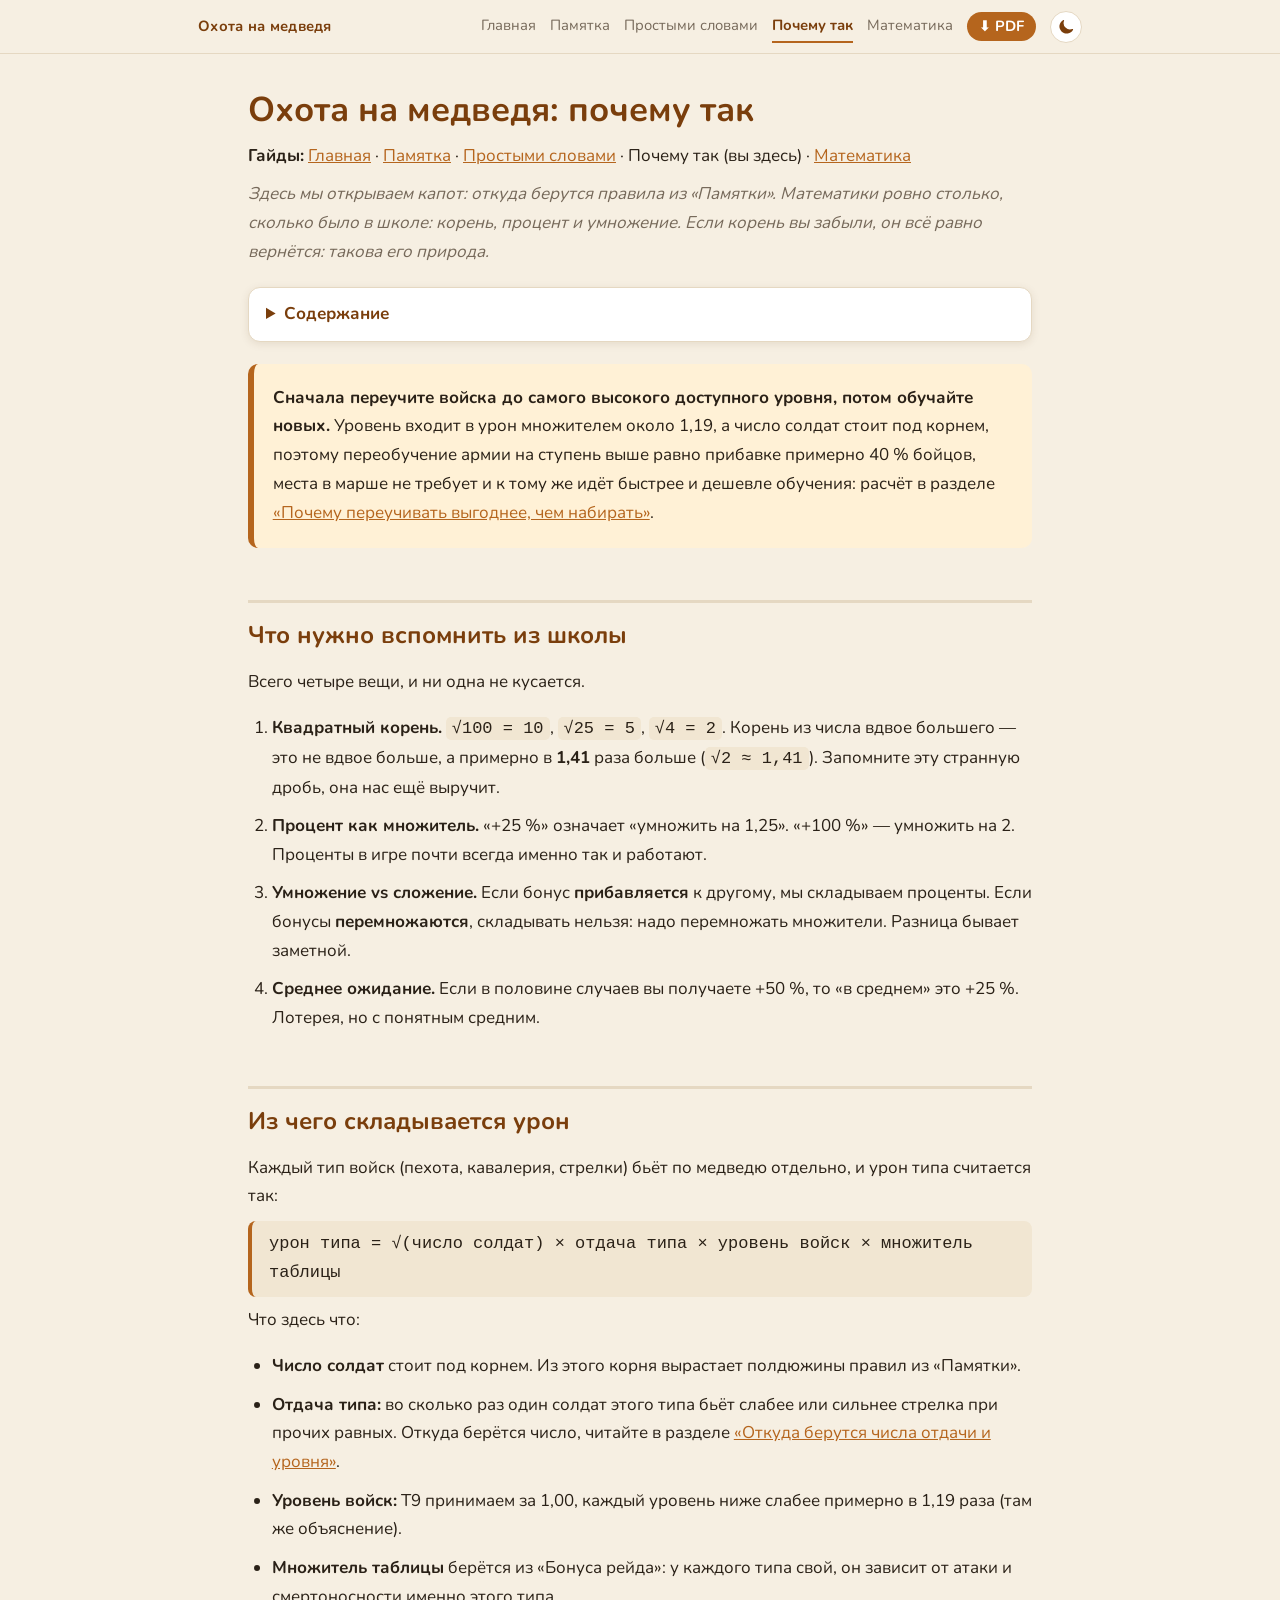
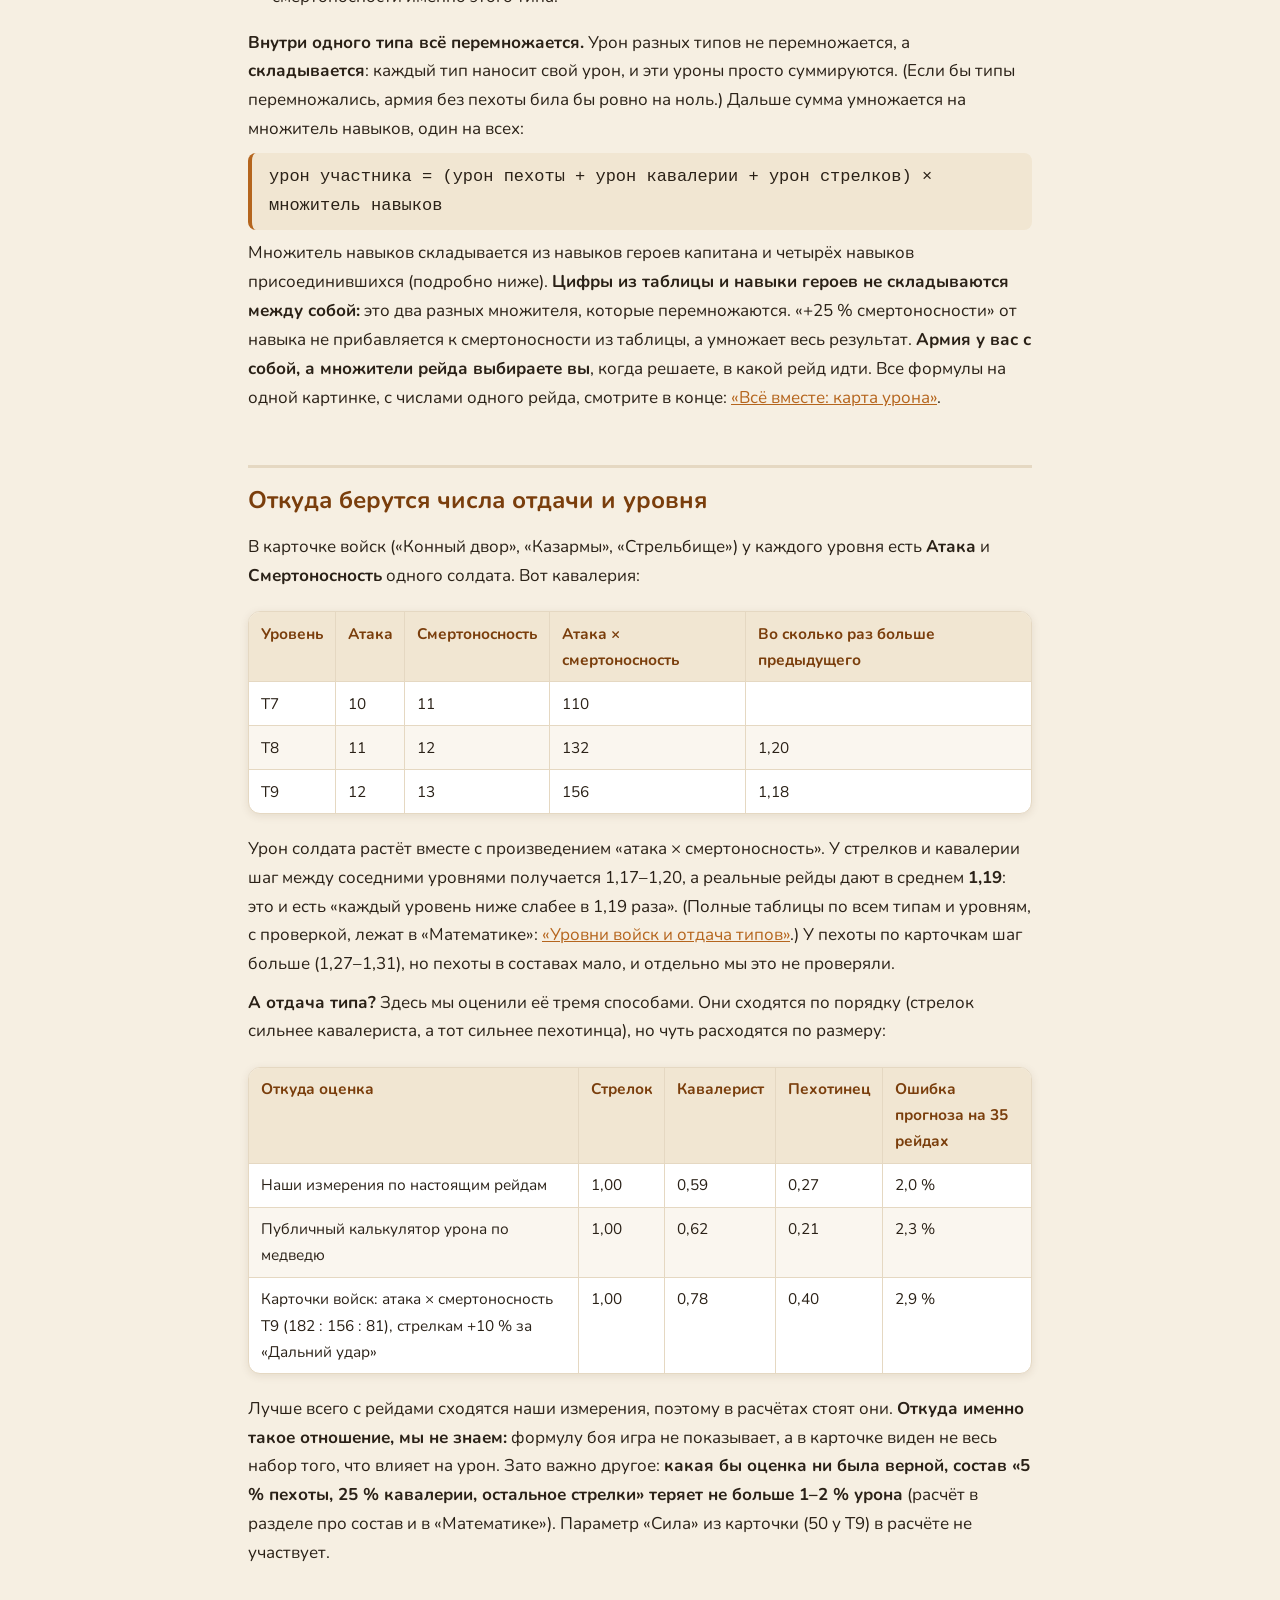
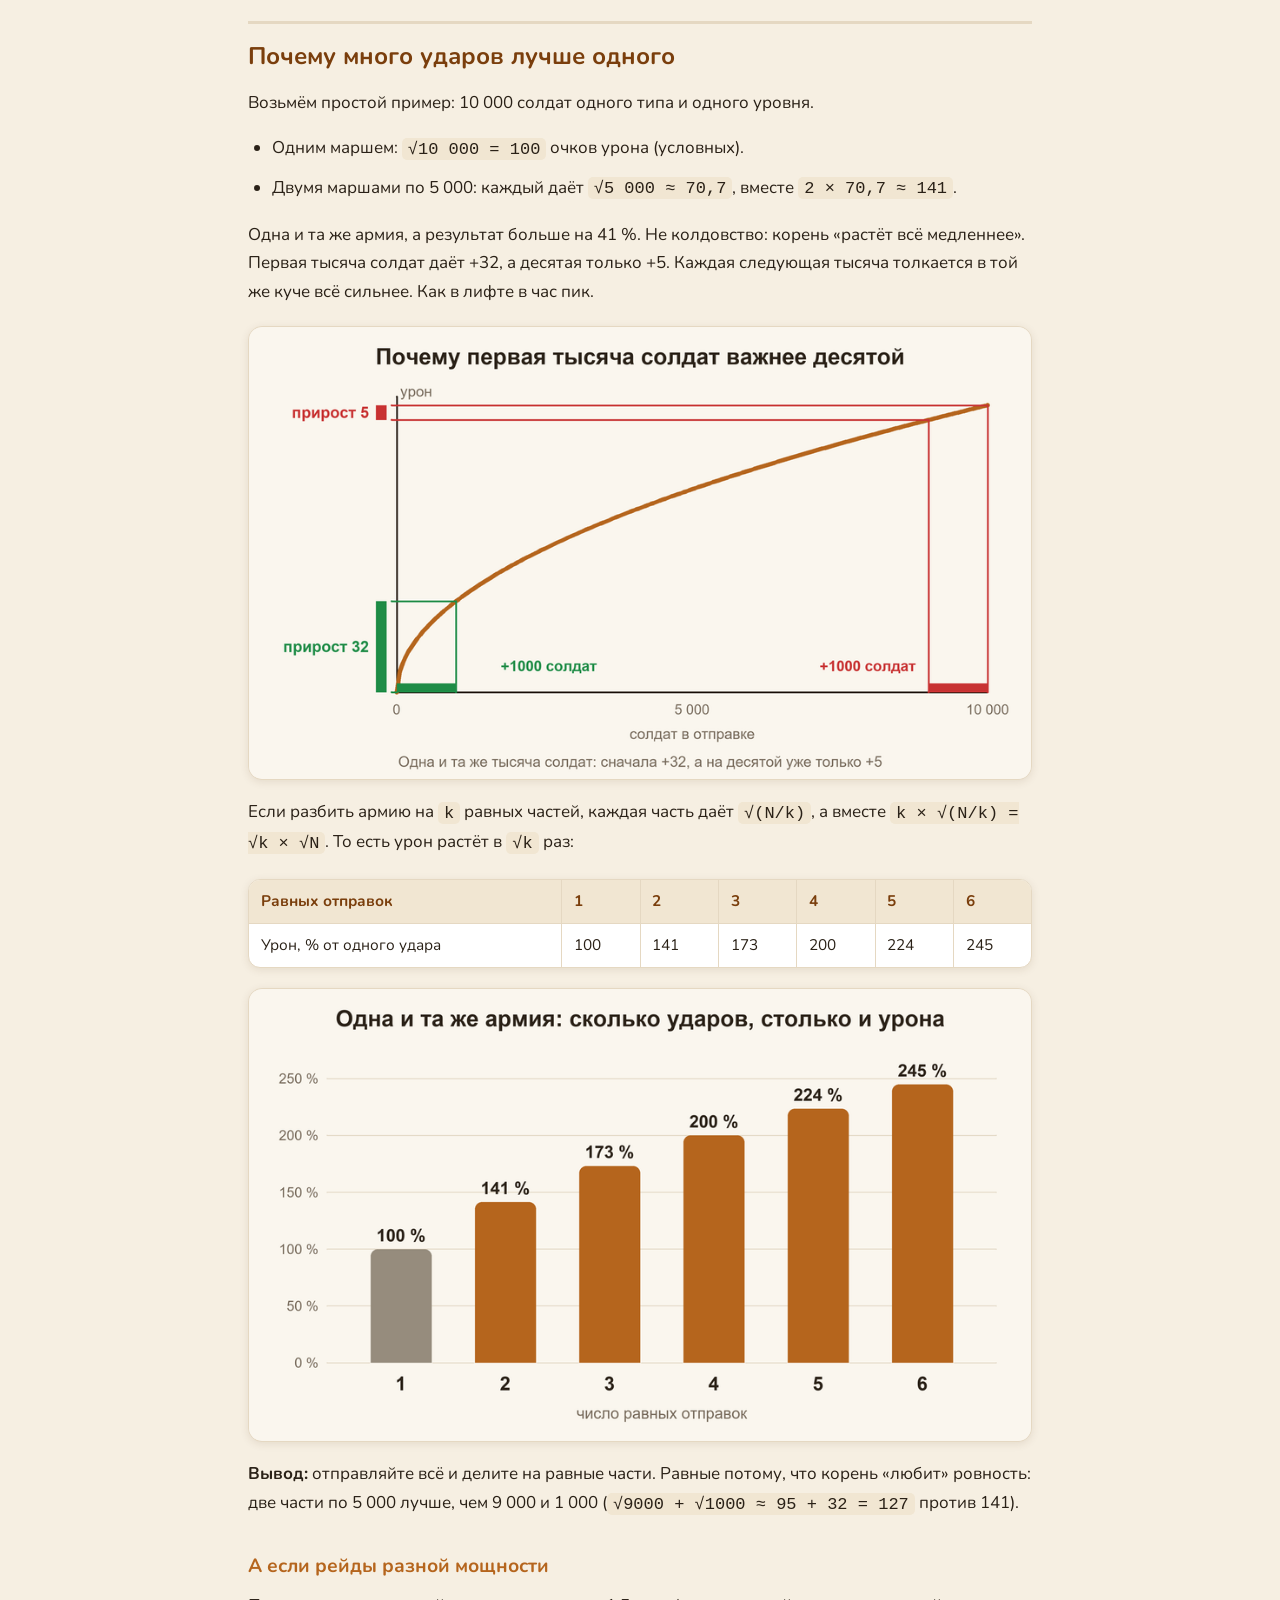
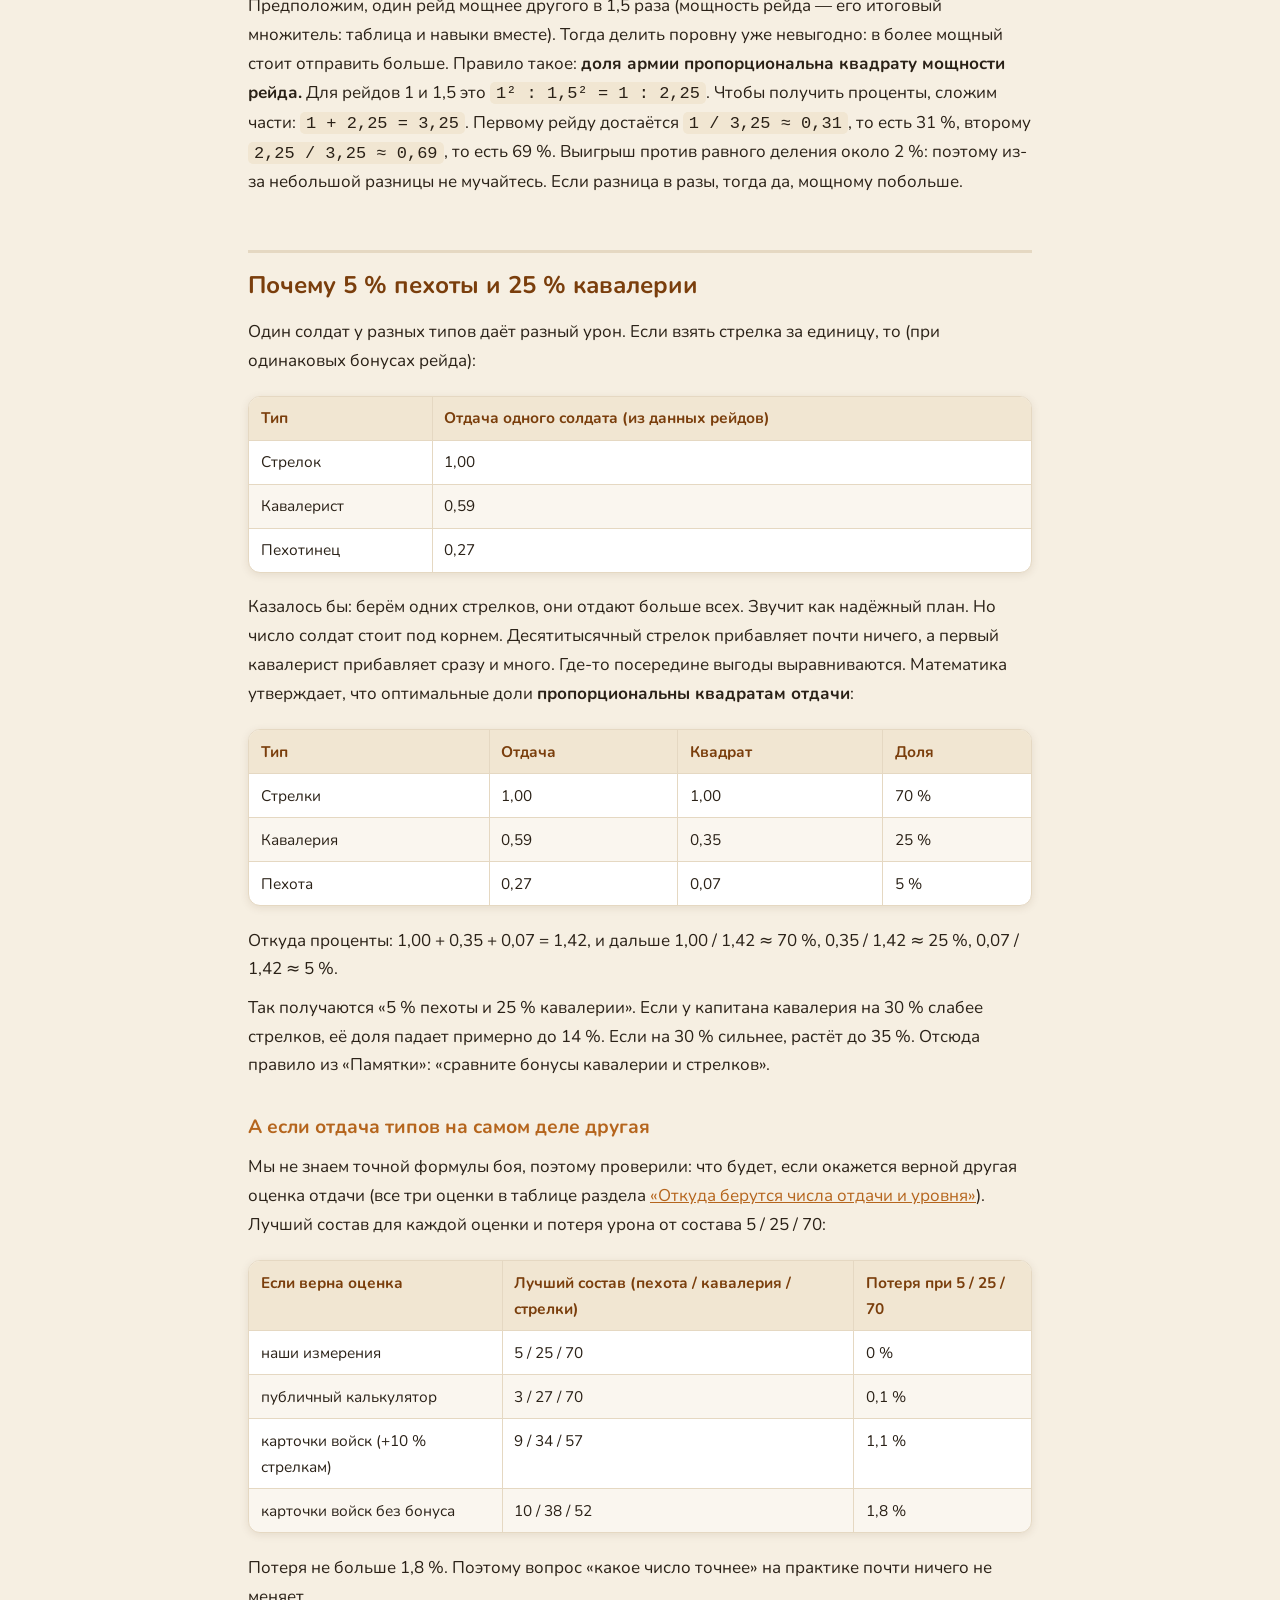
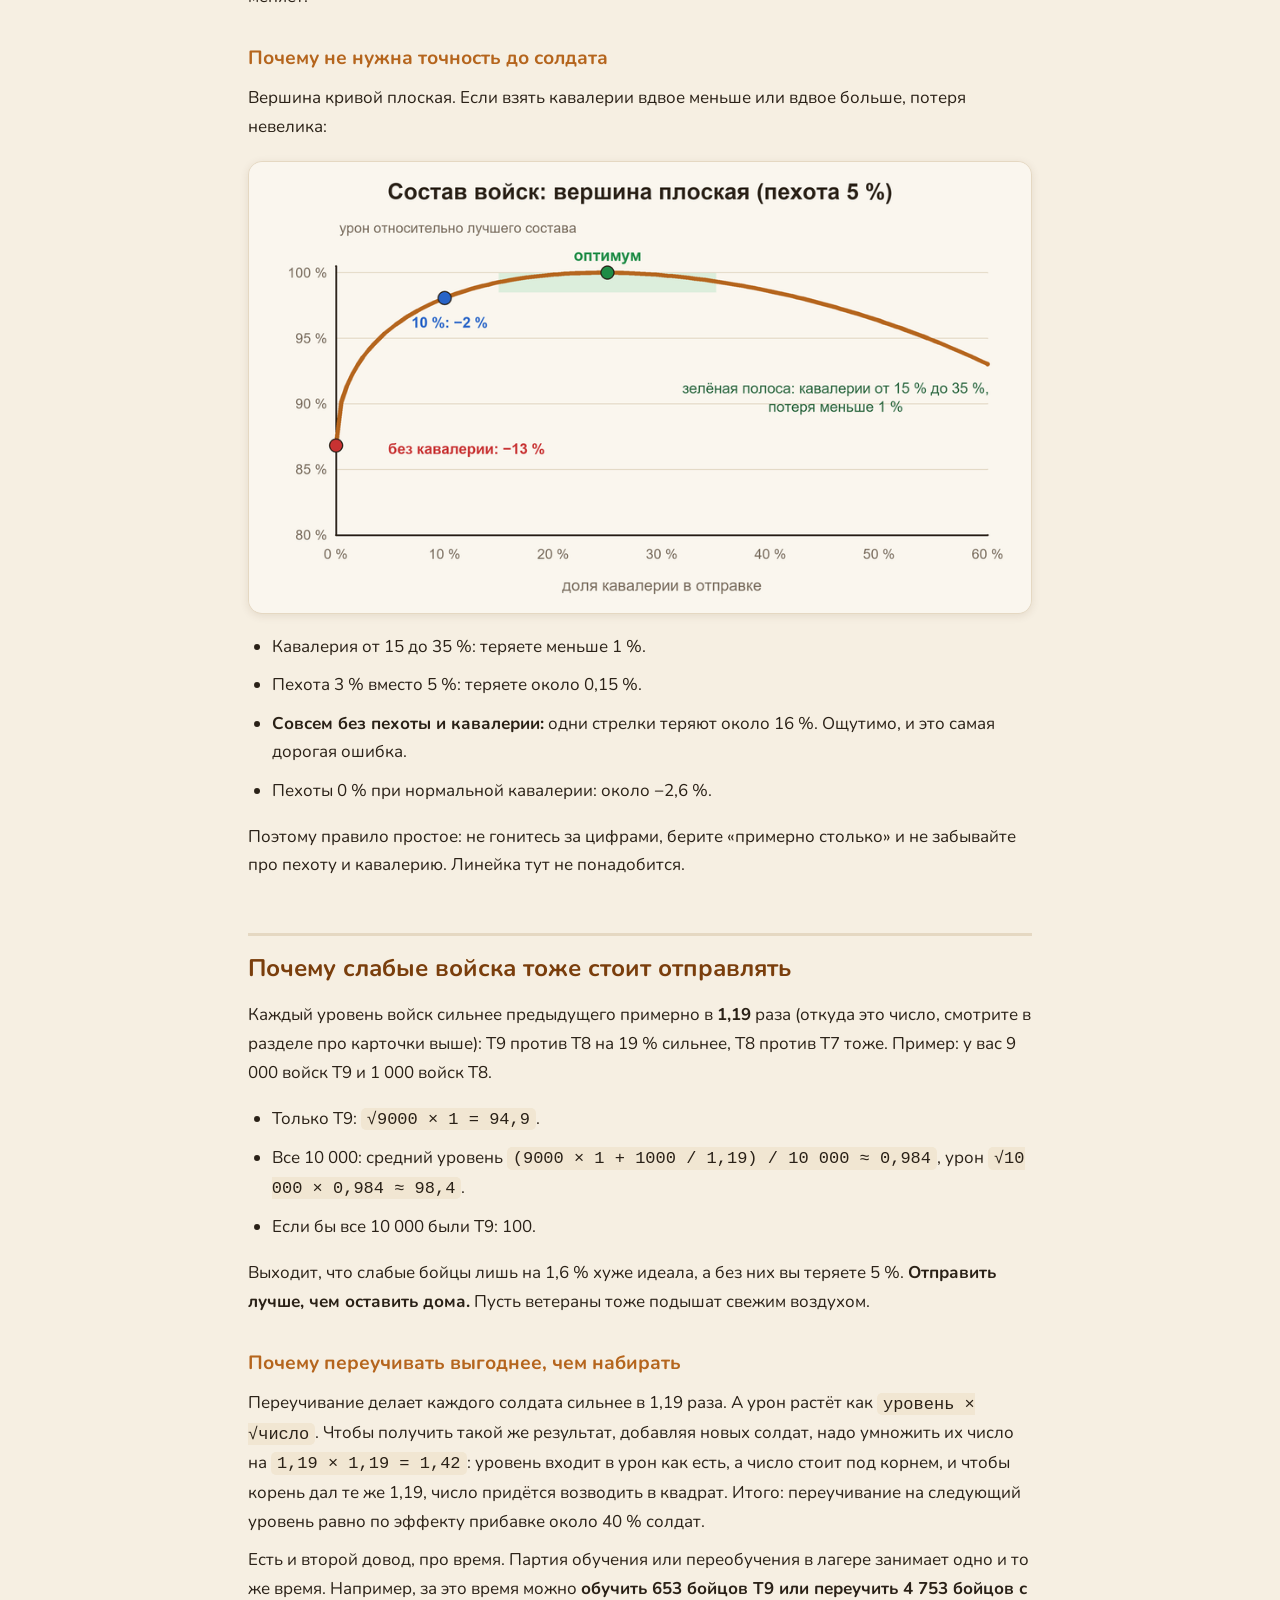
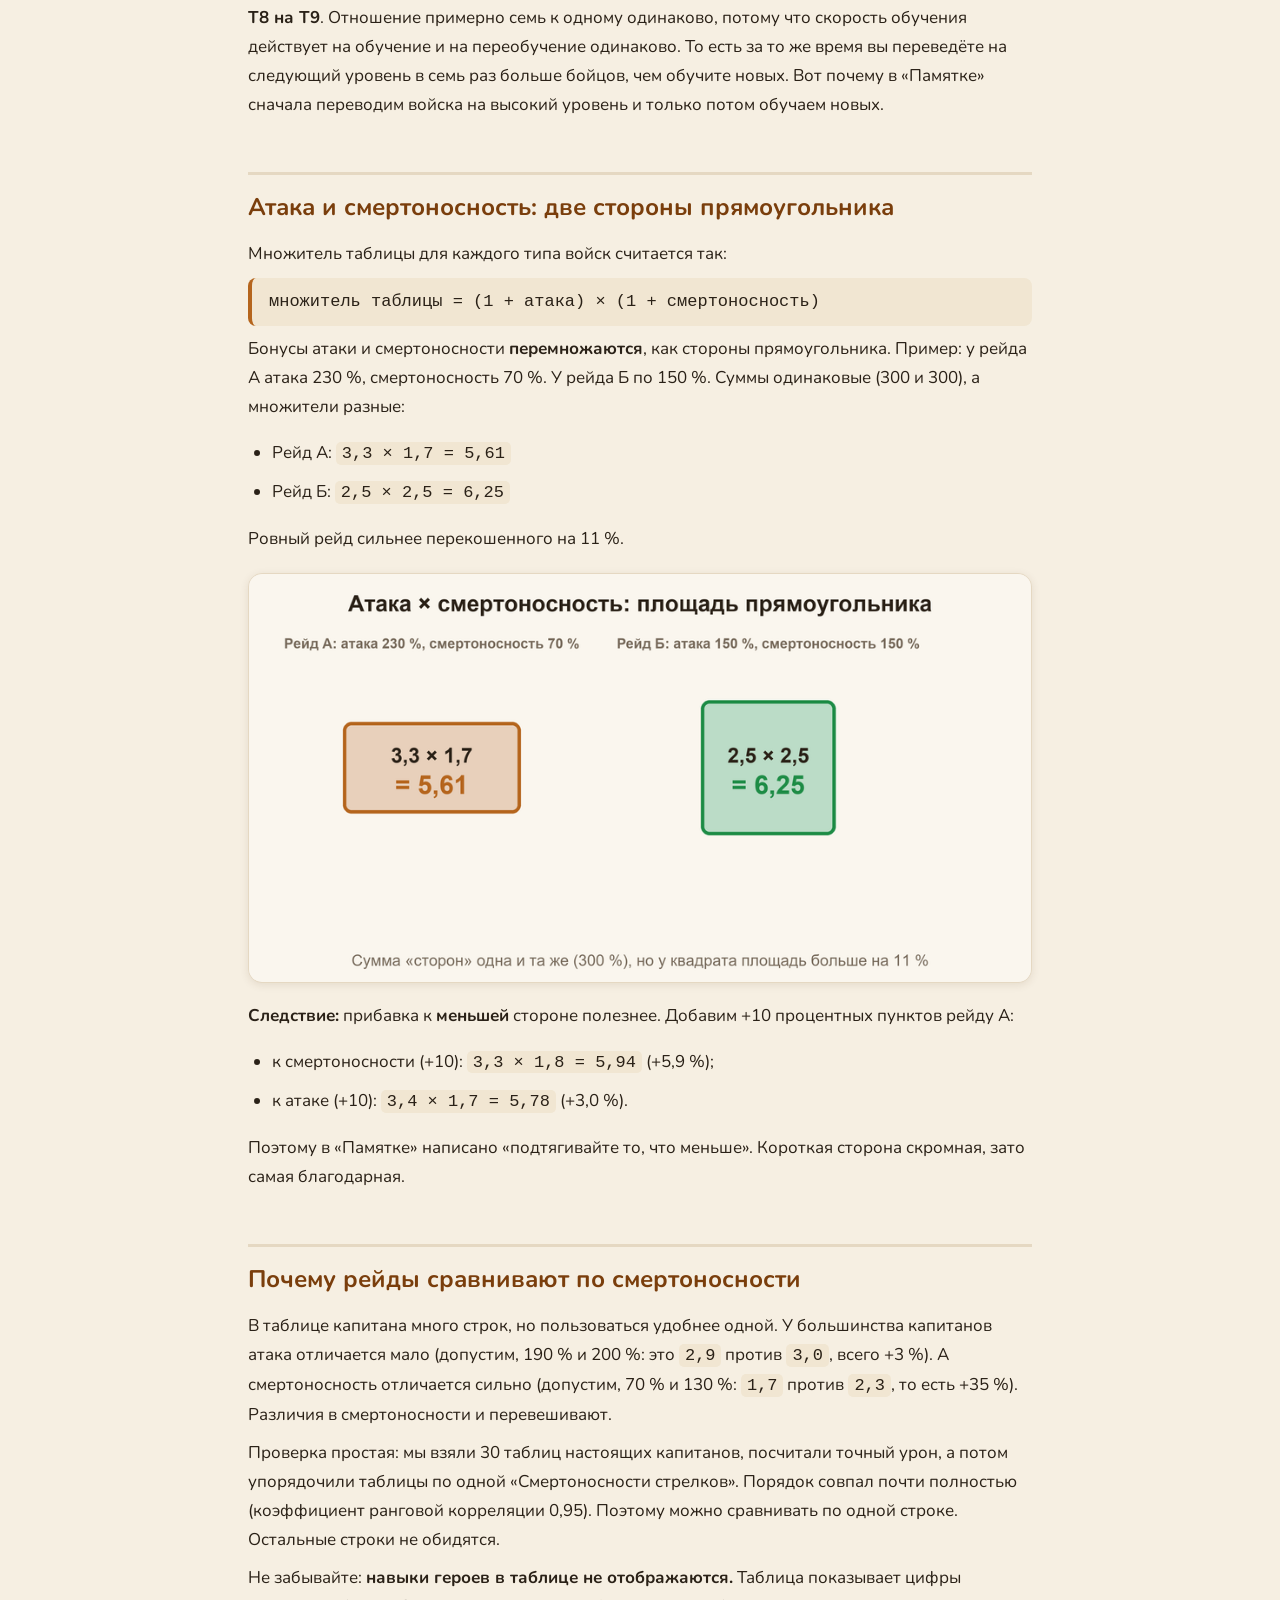
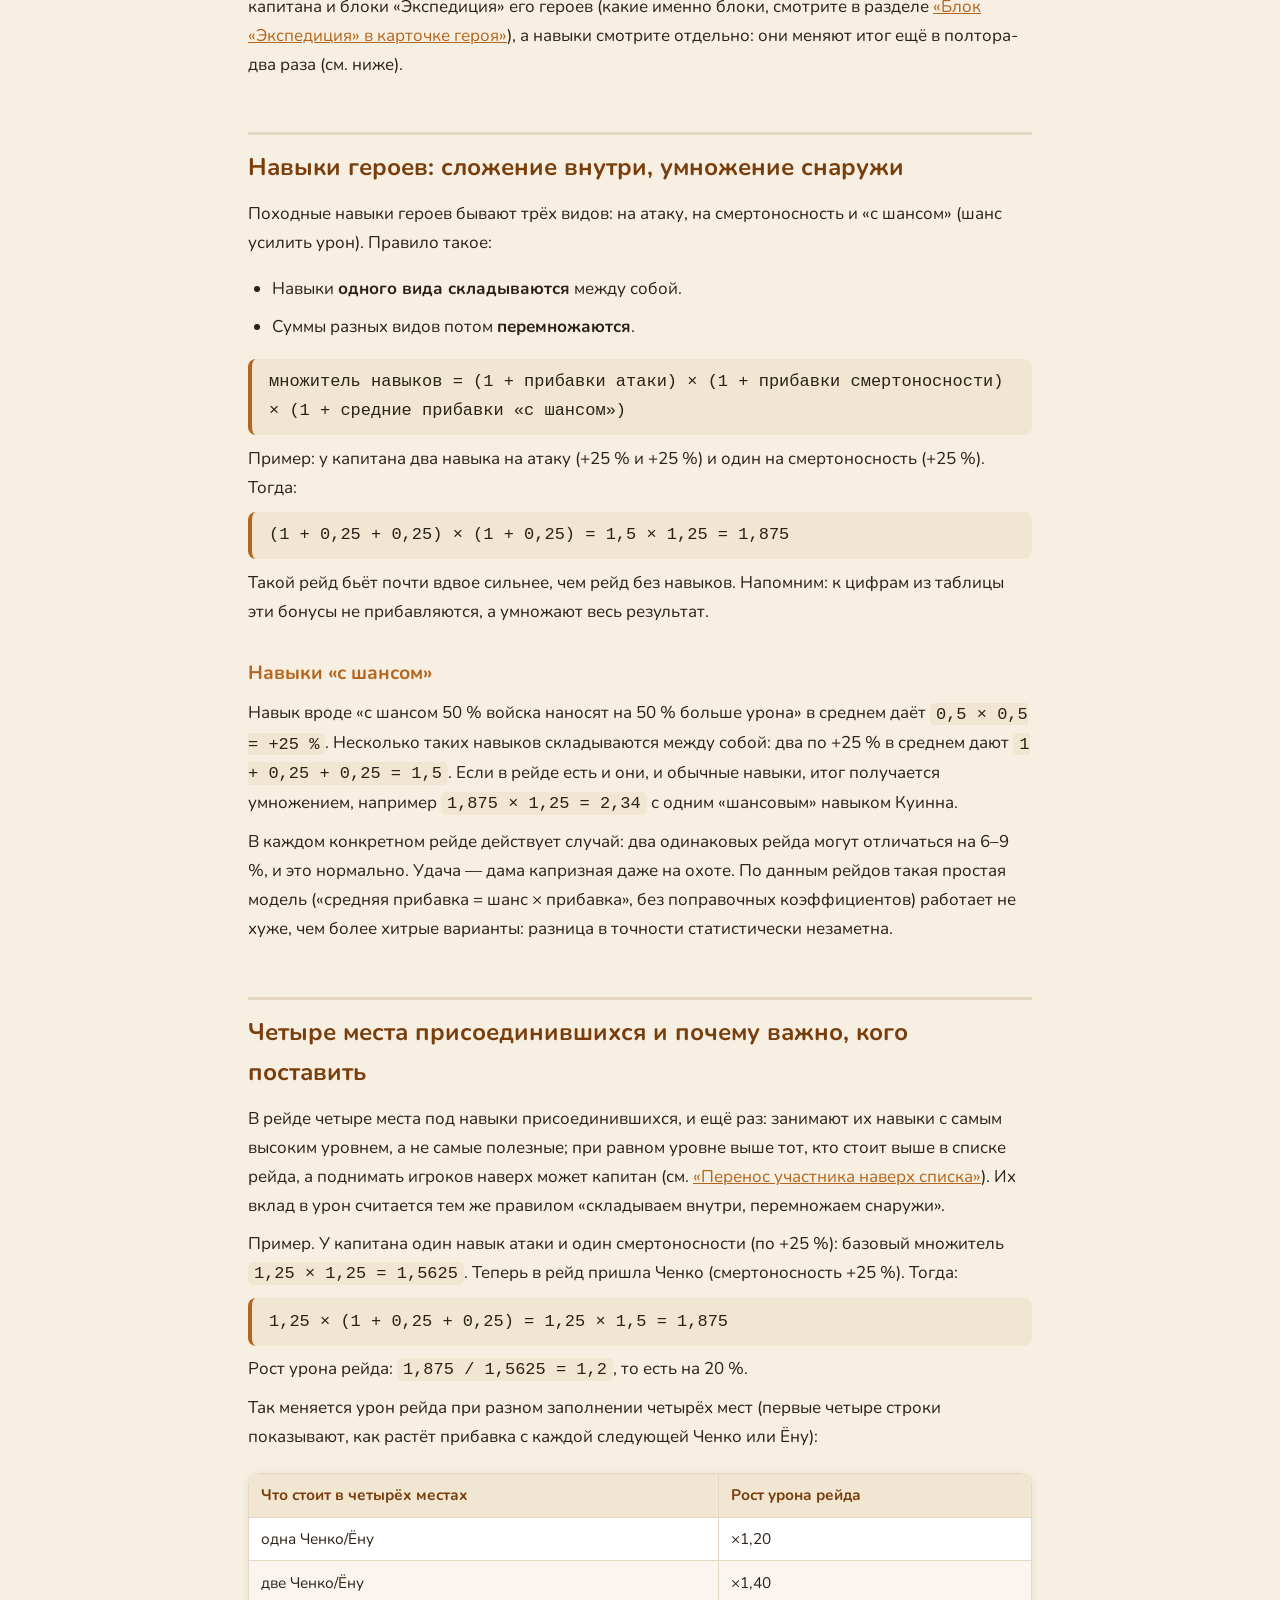
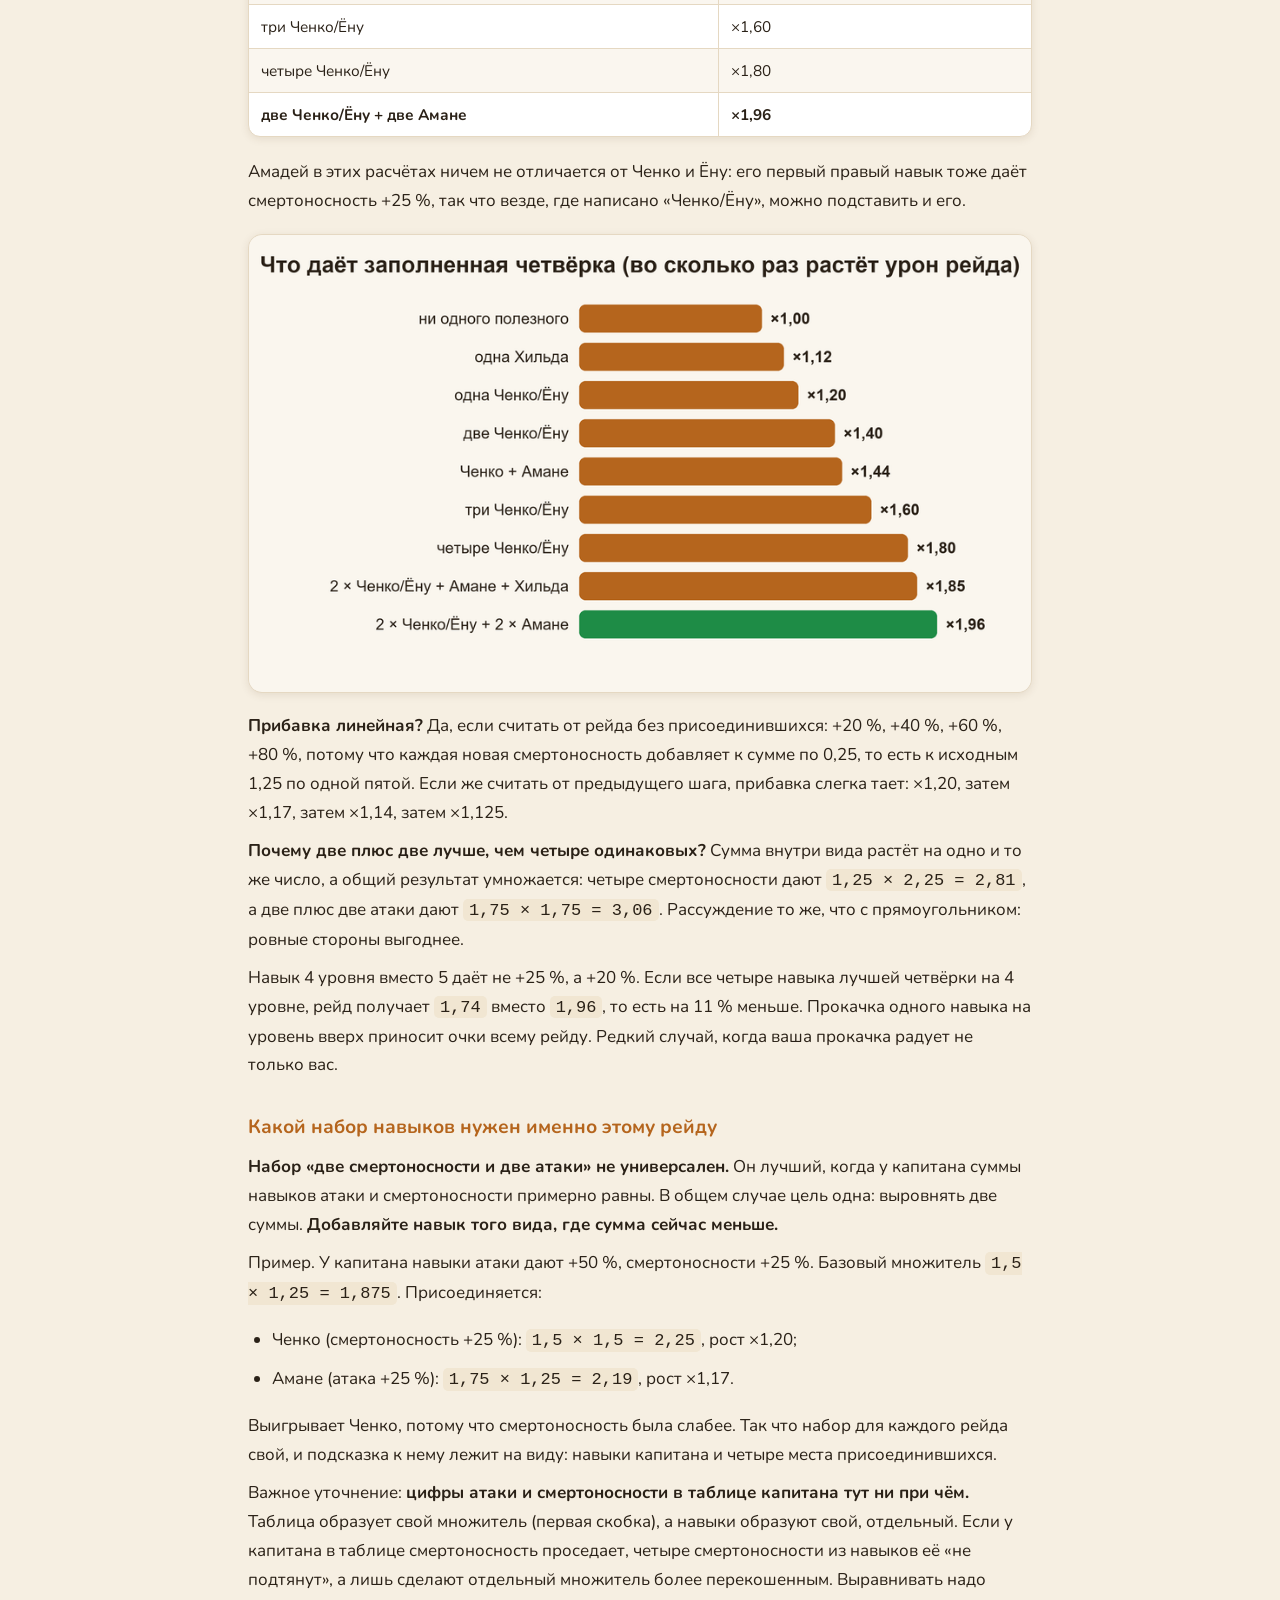
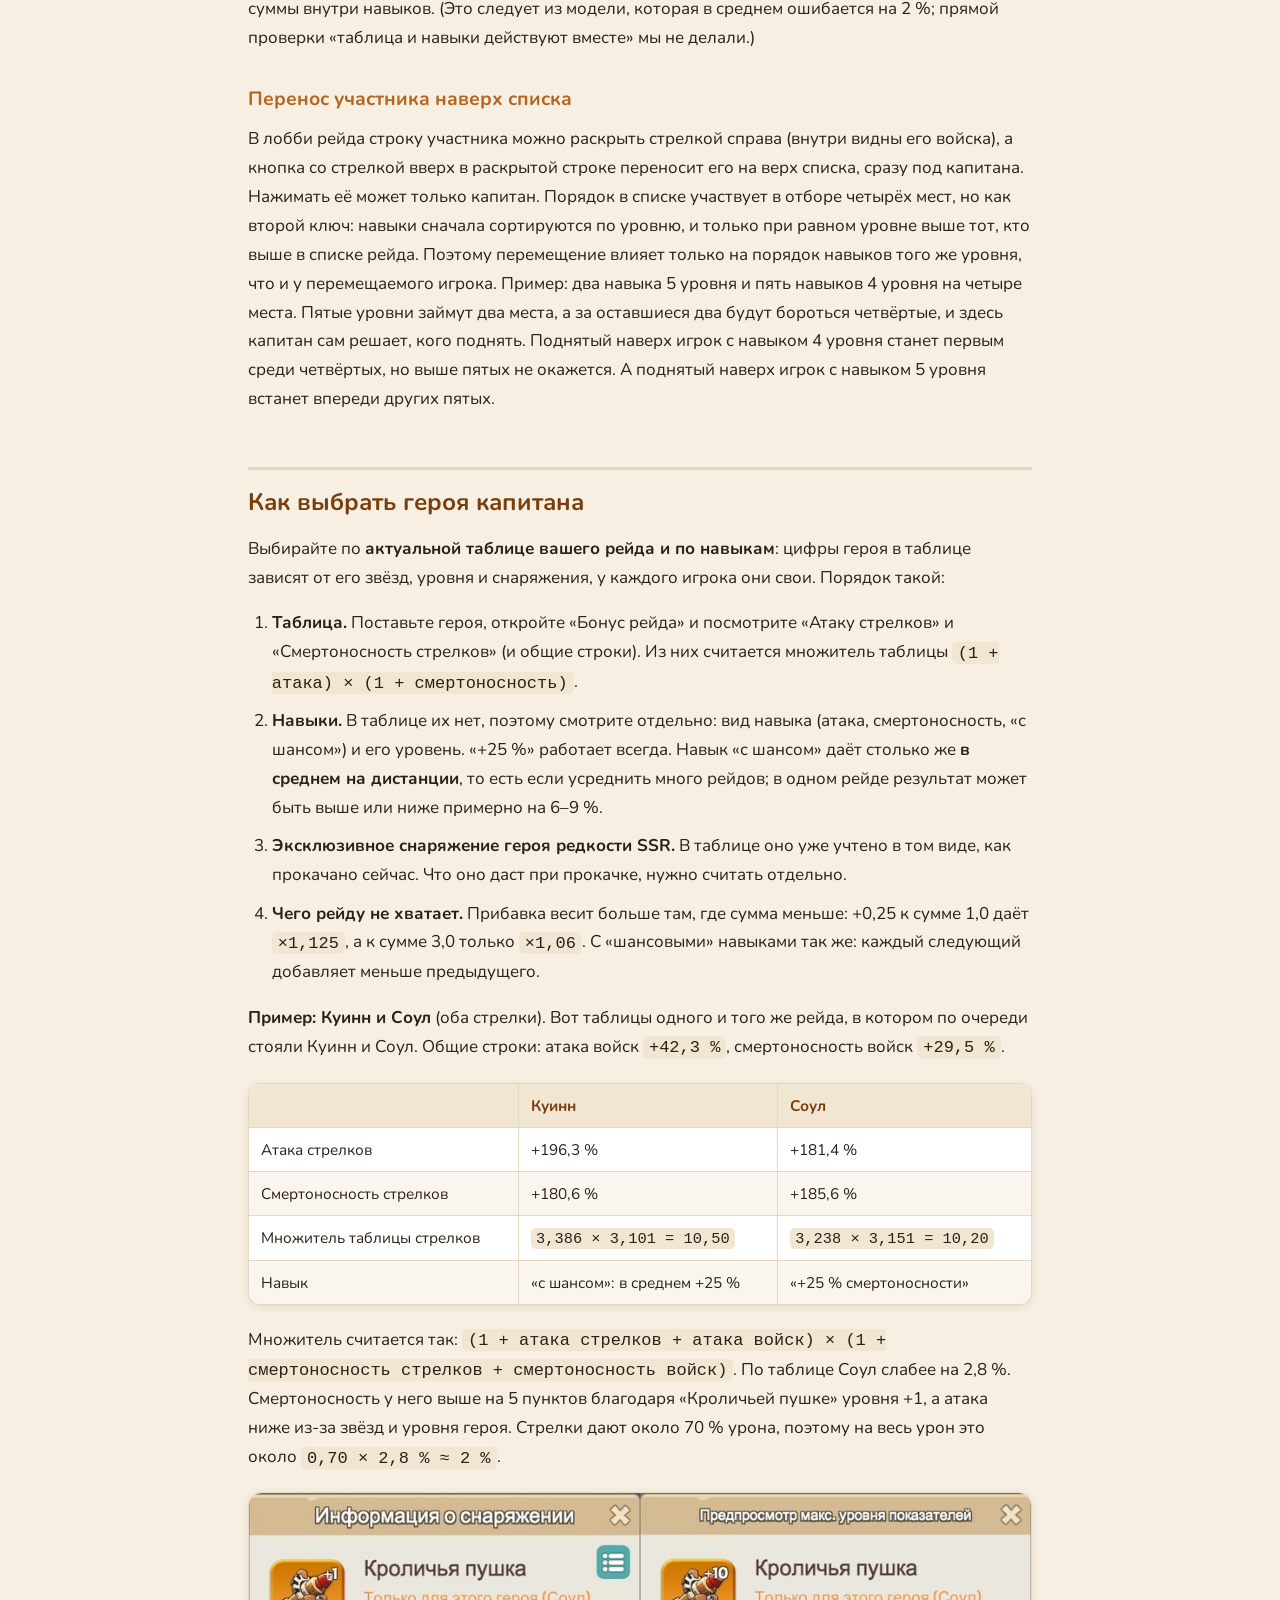
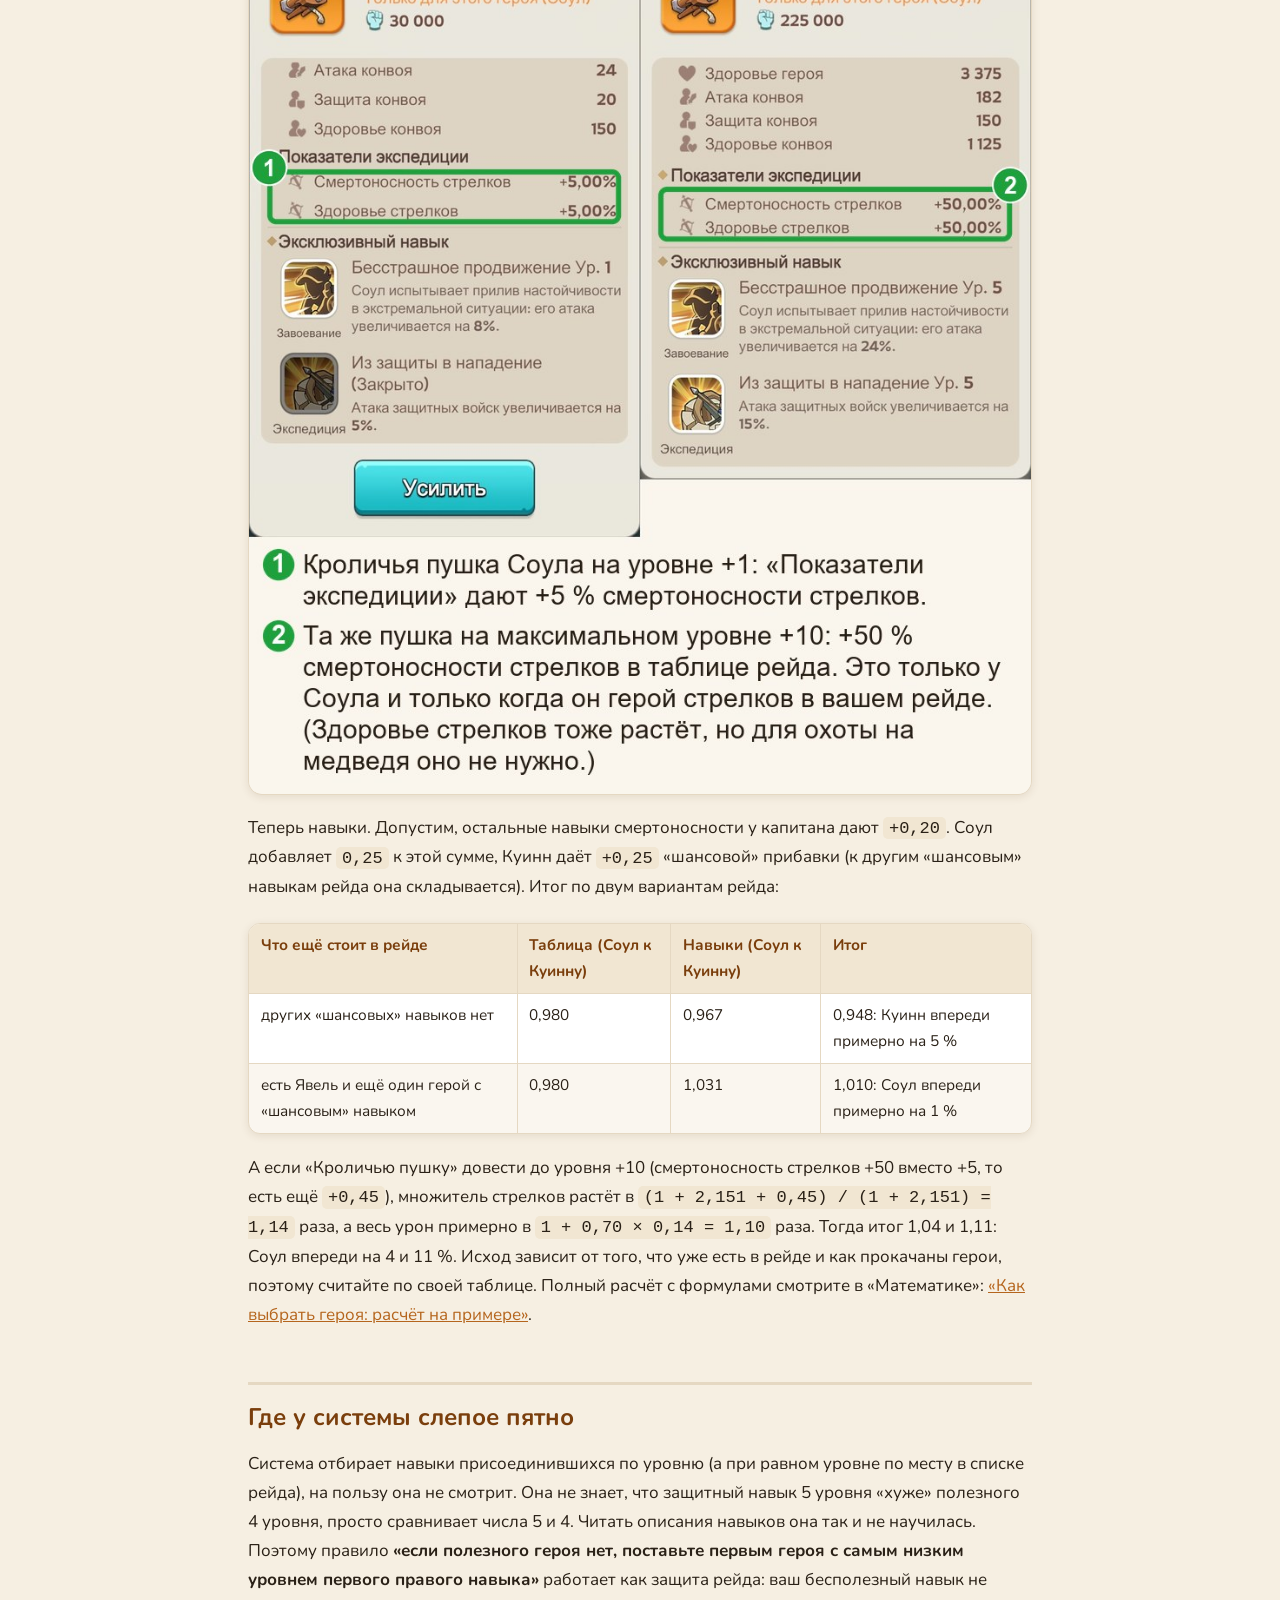
<file: guides/03-pochemu-tak/index.html>
<!doctype html>
<html lang="ru"><head><meta charset="utf-8"><meta name="viewport" content="width=device-width,initial-scale=1"><title>Охота на медведя: почему так</title><meta name="description" content="Немного школьной математики: откуда берутся цифры."><meta property="og:type" content="website"><meta property="og:locale" content="ru_RU"><meta property="og:title" content="Охота на медведя: почему так"><meta property="og:description" content="Немного школьной математики: откуда берутся цифры."><meta property="og:image" content="https://darth2111.github.io/ks15/guides/og-bear-4.png"><meta property="og:image:width" content="1200"><meta property="og:image:height" content="385"><meta name="twitter:card" content="summary_large_image"><script>(function(){var t=null;try{t=localStorage.getItem('bear-theme')}catch(e){}if(t!=='light'&&t!=='dark'){t=window.matchMedia&&matchMedia('(prefers-color-scheme: dark)').matches?'dark':'light';try{localStorage.setItem('bear-theme',t)}catch(e){}}document.documentElement.setAttribute('data-theme',t)})()</script><style>@font-face{font-family:"Nunito";font-weight:400;font-style:normal;font-display:swap;src:url(../fonts/nunito-cyrillic-400.woff2) format("woff2");unicode-range:U+0301,U+0400-045F,U+0490-0491,U+04B0-04B1,U+2116}@font-face{font-family:"Nunito";font-weight:400;font-style:normal;font-display:swap;src:url(../fonts/nunito-latin-400.woff2) format("woff2");unicode-range:U+0000-00FF,U+0131,U+0152-0153,U+02BB-02BC,U+02C6,U+02DA,U+02DC,U+2000-206F,U+2074,U+20AC,U+2122,U+2191,U+2193,U+2212,U+2215,U+FEFF,U+FFFD}@font-face{font-family:"Nunito";font-weight:700;font-style:normal;font-display:swap;src:url(../fonts/nunito-cyrillic-700.woff2) format("woff2");unicode-range:U+0301,U+0400-045F,U+0490-0491,U+04B0-04B1,U+2116}@font-face{font-family:"Nunito";font-weight:700;font-style:normal;font-display:swap;src:url(../fonts/nunito-latin-700.woff2) format("woff2");unicode-range:U+0000-00FF,U+0131,U+0152-0153,U+02BB-02BC,U+02C6,U+02DA,U+02DC,U+2000-206F,U+2074,U+20AC,U+2122,U+2191,U+2193,U+2212,U+2215,U+FEFF,U+FFFD}@font-face{font-family:"Nunito";font-weight:900;font-style:normal;font-display:swap;src:url(../fonts/nunito-cyrillic-900.woff2) format("woff2");unicode-range:U+0301,U+0400-045F,U+0490-0491,U+04B0-04B1,U+2116}@font-face{font-family:"Nunito";font-weight:900;font-style:normal;font-display:swap;src:url(../fonts/nunito-latin-900.woff2) format("woff2");unicode-range:U+0000-00FF,U+0131,U+0152-0153,U+02BB-02BC,U+02C6,U+02DA,U+02DC,U+2000-206F,U+2074,U+20AC,U+2122,U+2191,U+2193,U+2212,U+2215,U+FEFF,U+FFFD}:root{--bg:#f6efe2;--bg2:#fbf7ef;--fg:#2a2117;--muted:#76695a;--accent:#b5651d;--accent2:#7a3e0c;--card:#ffffff;--line:#e5d8c2;--quote:#fff1d6;--code:#f1e6d2;--shadow:0 2px 8px rgba(80,50,10,.10)}
@media (prefers-color-scheme:dark){:root:not([data-theme=light]){--bg:#17130d;--bg2:#1d1913;--fg:#efe6d6;--muted:#b6aa95;--accent:#e6a65c;--accent2:#f2c48a;--card:#241f17;--line:#3a3226;--quote:#2d2517;--code:#332b1d;--shadow:0 2px 8px rgba(0,0,0,.45)}}
:root[data-theme=dark]{--bg:#17130d;--bg2:#1d1913;--fg:#efe6d6;--muted:#b6aa95;--accent:#e6a65c;--accent2:#f2c48a;--card:#241f17;--line:#3a3226;--quote:#2d2517;--code:#332b1d;--shadow:0 2px 8px rgba(0,0,0,.45)}
:root{color-scheme:light}:root[data-theme=dark]{color-scheme:dark}@media (prefers-color-scheme:dark){:root:not([data-theme=light]){color-scheme:dark}}

*{box-sizing:border-box}
html,body{overscroll-behavior:none}
html{scroll-padding-top:70px;background:var(--bg)}
body{margin:0;background:var(--bg);color:var(--fg);font:17px/1.7 "Nunito","Segoe UI",system-ui,-apple-system,Roboto,Arial,sans-serif}
header.nav{position:sticky;top:0;z-index:10;background:var(--bg);border-bottom:1px solid var(--line)}
header.nav div{max-width:920px;margin:0 auto;padding:10px 18px;display:flex;flex-wrap:wrap;gap:6px 14px;align-items:center;font-size:.92rem}
header.nav b{color:var(--accent2);letter-spacing:.02em;margin-right:auto}
header.nav a{color:var(--muted);text-decoration:none;padding:3px 0;border-bottom:2px solid transparent}
header.nav a:hover{color:var(--accent);border-color:var(--accent)}
header.nav a.cur{color:var(--accent2);border-color:var(--accent);font-weight:600}
header.nav a.pdf{background:var(--accent);color:#fff;border-radius:99px;padding:2px 12px;border-bottom:0;font-weight:600}
header.nav a.pdf:hover{opacity:.85;color:#fff}
header.nav .tg{display:inline-grid;place-items:center;width:32px;height:32px;padding:0;border:1px solid var(--line);background:var(--card);color:var(--accent2);border-radius:50%;cursor:pointer}
header.nav .tg svg{width:18px;height:18px;display:block}
header.nav .tg:hover{border-color:var(--accent);color:var(--accent)}
.pdfs{margin:26px 0}
.pdfs h2{border:0;margin:0 0 .4em}
.pdfs a{display:inline-block;margin:4px 8px 4px 0;padding:6px 14px;border:1px solid var(--accent);border-radius:99px;text-decoration:none}
header.nav span.soon{color:var(--muted);opacity:.55}
main{max-width:820px;margin:0 auto;padding:26px 18px 90px}
h1{font-size:2.15rem;line-height:1.15;margin:.3em 0 .35em;color:var(--accent2)}
h2{font-size:1.5rem;margin:2.2em 0 .5em;padding-top:.5em;border-top:3px solid var(--line);color:var(--accent2)}
h3{font-size:1.2rem;margin:1.6em 0 .4em;color:var(--accent)}
h4{font-size:1.05rem;margin:1.3em 0 .3em}
h2 a.anchor,h3 a.anchor{color:inherit;text-decoration:none;opacity:0;margin-left:.3em}
h2:hover a.anchor,h3:hover a.anchor{opacity:.5}
p,li{margin:.55em 0}
ul,ol{padding-left:1.4em}
em{color:var(--muted)}
img{cursor:zoom-in;max-width:100%;height:auto;border-radius:14px;border:1px solid var(--line);display:block;margin:1.1em auto;box-shadow:var(--shadow);background:var(--card)}
blockquote{margin:1.3em 0;padding:.7em 1.1em;background:var(--quote);border-left:6px solid var(--accent);border-radius:10px}
blockquote p{margin:.45em 0}
table{border-collapse:separate;border-spacing:0;width:100%;margin:0;background:transparent;font-size:.96rem}
th,td{border:0;border-right:1px solid var(--line);border-bottom:1px solid var(--line);padding:.55em .75em;text-align:left;vertical-align:top}
th{background:var(--code);color:var(--accent2)}
tr>*:last-child{border-right:0}
tbody tr:last-child>*{border-bottom:0}
tbody tr:nth-child(even){background:color-mix(in srgb,var(--code) 35%,transparent)}
code{background:var(--code);padding:.1em .35em;border-radius:5px}
a{color:var(--accent)}
details.toc{margin:1.2em 0;background:var(--card);border:1px solid var(--line);border-radius:12px;padding:.4em 1em;box-shadow:var(--shadow)}
details.toc summary{cursor:pointer;font-weight:600;color:var(--accent2);padding:.3em 0}
details.toc ol{margin:.3em 0 .6em;columns:1}
@media(min-width:760px){details.toc ol{columns:2;column-gap:2em}}
details.toc li{margin:.25em 0;break-inside:avoid}
footer{max-width:820px;margin:0 auto;padding:0 18px 50px;color:var(--muted);font-size:.85rem}
/* главная */
.hero{padding:34px 0 10px}
.hero h1{font-size:2.6rem}
.hero p{font-size:1.15rem;color:var(--muted);max-width:640px}
.cards{display:grid;grid-template-columns:repeat(auto-fit,minmax(300px,1fr));gap:16px;margin:26px 0}
.card{display:block;text-decoration:none;color:var(--fg);background:var(--card);border:1px solid var(--line);border-radius:18px;padding:18px 18px 16px;box-shadow:var(--shadow);transition:transform .15s,border-color .15s}
.card:hover{transform:translateY(-3px);border-color:var(--accent)}
.card .n{display:inline-flex;width:34px;height:34px;border-radius:50%;background:var(--accent);color:#fff;align-items:center;justify-content:center;font-weight:700;margin-bottom:8px}
.card h3{margin:.1em 0 .3em;color:var(--accent2);font-size:1.25rem}
.card p{margin:0;color:var(--muted);font-size:.95rem}
.card.soon{opacity:.55;pointer-events:none;border-style:dashed}
.card .tag{float:right;font-size:.75rem;background:var(--code);color:var(--muted);border-radius:99px;padding:2px 10px}
.tips{background:var(--quote);border-left:6px solid var(--accent);border-radius:12px;padding:12px 18px;margin:22px 0}
p.fm>code{display:block;padding:.55em 1em;margin:.3em 0;overflow-x:auto;border-left:4px solid var(--accent);border-radius:8px}
.tw{overflow-x:auto;margin:1.2em 0;border:1px solid var(--line);border-radius:12px;background:var(--card);box-shadow:var(--shadow)}
table code{white-space:nowrap}
.spoiler{cursor:pointer;display:inline}
.spoiler>span{filter:blur(7px);background:color-mix(in srgb,var(--accent) 30%,transparent);border-radius:6px;padding:0 .2em;transition:filter .25s;user-select:none}
.spoiler.open>span{filter:none;background:none;user-select:text}
#pop{position:fixed;inset:0;z-index:50;display:none;background:rgba(20,12,4,.55);backdrop-filter:blur(2px);align-items:center;justify-content:center;padding:14px}
#pop.on{display:flex}
#pop .box{background:var(--bg2);color:var(--fg);max-width:780px;width:100%;max-height:88vh;overflow:auto;border-radius:18px;border:1px solid var(--line);box-shadow:0 20px 60px rgba(0,0,0,.45);padding:0 22px 22px}
#pop .bar{position:sticky;top:0;background:var(--bg2);display:flex;gap:12px;align-items:center;justify-content:space-between;margin:0 -22px;padding:12px 22px 8px;border-bottom:1px solid var(--line);z-index:1}
#pop .bar a{font-size:.9rem}
#pop .bar button{font:inherit;border:0;background:var(--accent);color:#fff;border-radius:99px;padding:4px 14px;cursor:pointer}
#pop h2,#pop h3,#pop h4{margin-top:1em;border:0;padding-top:0}
@media print{body{background:#fff;color:#000}img,table{box-shadow:none}header.nav{display:none}}
</style></head><body><header class="nav"><div><b>Охота на медведя</b><a href="../index.html">Главная</a><a href="../01-pamyatka/index.html">Памятка</a><a href="../02-prostymi-slovami/index.html">Простыми словами</a><a href="../03-pochemu-tak/index.html" class="cur">Почему так</a><a href="../04-matematika/index.html">Математика</a><a class="pdf" href="../download/Медведь_03_Почему_так.pdf" download="Медведь_03_Почему_так.pdf" title="Скачать этот гайд в PDF">⬇ PDF</a><button class="tg" id="tg" type="button" aria-label="Сменить тему"></button></div></header><main><h1 id="охота-на-медведя-почему-так">Охота на медведя: почему так</h1>
<p><strong>Гайды:</strong> <a href="../index.html">Главная</a> · <a href="../01-pamyatka/index.html">Памятка</a> · <a href="../02-prostymi-slovami/index.html">Простыми словами</a> · Почему так (вы здесь) · <a href="../04-matematika/index.html">Математика</a></p>
<p><em>Здесь мы открываем капот: откуда берутся правила из «Памятки». Математики ровно столько, сколько было в школе: корень, процент и умножение. Если корень вы забыли, он всё равно вернётся: такова его природа.</em></p><details class="toc"><summary>Содержание</summary><ol><li><a href="#что-нужно-вспомнить-из-школы">Что нужно вспомнить из школы</a></li><li><a href="#из-чего-складывается-урон">Из чего складывается урон</a></li><li><a href="#откуда-берутся-числа-отдачи-и-уровня">Откуда берутся числа отдачи и уровня</a></li><li><a href="#почему-много-ударов-лучше-одного">Почему много ударов лучше одного</a></li><li><a href="#почему-5--пехоты-и-25--кавалерии">Почему 5 % пехоты и 25 % кавалерии</a></li><li><a href="#почему-слабые-войска-тоже-стоит-отправлять">Почему слабые войска тоже стоит отправлять</a></li><li><a href="#атака-и-смертоносность-две-стороны-прямоугольника">Атака и смертоносность: две стороны прямоугольника</a></li><li><a href="#почему-рейды-сравнивают-по-смертоносности">Почему рейды сравнивают по смертоносности</a></li><li><a href="#навыки-героев-сложение-внутри-умножение-снаружи">Навыки героев: сложение внутри, умножение снаружи</a></li><li><a href="#четыре-места-присоединившихся-и-почему-важно-кого-поставить">Четыре места присоединившихся и почему важно, кого поставить</a></li><li><a href="#как-выбрать-героя-капитана">Как выбрать героя капитана</a></li><li><a href="#где-у-системы-слепое-пятно">Где у системы слепое пятно</a></li><li><a href="#чего-нет-в-формулах-и-почему">Чего нет в формулах и почему</a></li><li><a href="#всё-вместе-карта-урона">Всё вместе: карта урона</a></li><li><a href="#насколько-можно-доверять-цифрам">Насколько можно доверять цифрам</a></li><li><a href="#мини-проверка">Мини-проверка</a></li></ol></details>
<blockquote><p><strong>Сначала переучите войска до самого высокого доступного уровня, потом обучайте новых.</strong> Уровень входит в урон множителем около 1,19, а число солдат стоит под корнем, поэтому переобучение армии на ступень выше равно прибавке примерно 40 % бойцов, места в марше не требует и к тому же идёт быстрее и дешевле обучения: расчёт в разделе <a href="#почему-переучивать-выгоднее-чем-набирать">«Почему переучивать выгоднее, чем набирать»</a>.</p></blockquote>
<h2 id="что-нужно-вспомнить-из-школы">Что нужно вспомнить из школы<a class="anchor" href="#что-нужно-вспомнить-из-школы">#</a></h2>
<p>Всего четыре вещи, и ни одна не кусается.</p>
<ol><li><strong>Квадратный корень.</strong> <code>√100 = 10</code>, <code>√25 = 5</code>, <code>√4 = 2</code>. Корень из числа вдвое большего — это не вдвое больше, а примерно в <strong>1,41</strong> раза больше (<code>√2 ≈ 1,41</code>). Запомните эту странную дробь, она нас ещё выручит.</li><li><strong>Процент как множитель.</strong> «+25 %» означает «умножить на 1,25». «+100 %» — умножить на 2. Проценты в игре почти всегда именно так и работают.</li><li><strong>Умножение vs сложение.</strong> Если бонус <strong>прибавляется</strong> к другому, мы складываем проценты. Если бонусы <strong>перемножаются</strong>, складывать нельзя: надо перемножать множители. Разница бывает заметной.</li><li><strong>Среднее ожидание.</strong> Если в половине случаев вы получаете +50 %, то «в среднем» это +25 %. Лотерея, но с понятным средним.</li></ol>
<h2 id="из-чего-складывается-урон">Из чего складывается урон<a class="anchor" href="#из-чего-складывается-урон">#</a></h2>
<p>Каждый тип войск (пехота, кавалерия, стрелки) бьёт по медведю отдельно, и урон типа считается так:</p>
<p class="fm"><code>урон типа = √(число солдат) × отдача типа × уровень войск × множитель таблицы</code></p>
<p>Что здесь что:</p>
<ul><li><strong>Число солдат</strong> стоит под корнем. Из этого корня вырастает полдюжины правил из «Памятки».</li><li><strong>Отдача типа:</strong> во сколько раз один солдат этого типа бьёт слабее или сильнее стрелка при прочих равных. Откуда берётся число, читайте в разделе <a href="#откуда-берутся-числа-отдачи-и-уровня">«Откуда берутся числа отдачи и уровня»</a>.</li><li><strong>Уровень войск:</strong> Т9 принимаем за 1,00, каждый уровень ниже слабее примерно в 1,19 раза (там же объяснение).</li><li><strong>Множитель таблицы</strong> берётся из «Бонуса рейда»: у каждого типа свой, он зависит от атаки и смертоносности именно этого типа.</li></ul>
<p><strong>Внутри одного типа всё перемножается.</strong> Урон разных типов не перемножается, а <strong>складывается</strong>: каждый тип наносит свой урон, и эти уроны просто суммируются. (Если бы типы перемножались, армия без пехоты била бы ровно на ноль.) Дальше сумма умножается на множитель навыков, один на всех:</p>
<p class="fm"><code>урон участника = (урон пехоты + урон кавалерии + урон стрелков) × множитель навыков</code></p>
<p>Множитель навыков складывается из навыков героев капитана и четырёх навыков присоединившихся (подробно ниже). <strong>Цифры из таблицы и навыки героев не складываются между собой:</strong> это два разных множителя, которые перемножаются. «+25 % смертоносности» от навыка не прибавляется к смертоносности из таблицы, а умножает весь результат. <strong>Армия у вас с собой, а множители рейда выбираете вы</strong>, когда решаете, в какой рейд идти. Все формулы на одной картинке, с числами одного рейда, смотрите в конце: <a href="#всё-вместе-карта-урона">«Всё вместе: карта урона»</a>.</p>
<h2 id="откуда-берутся-числа-отдачи-и-уровня">Откуда берутся числа отдачи и уровня<a class="anchor" href="#откуда-берутся-числа-отдачи-и-уровня">#</a></h2>
<p>В карточке войск («Конный двор», «Казармы», «Стрельбище») у каждого уровня есть <strong>Атака</strong> и <strong>Смертоносность</strong> одного солдата. Вот кавалерия:</p>
<div class="tw"><table><thead><tr><th>Уровень</th><th>Атака</th><th>Смертоносность</th><th>Атака × смертоносность</th><th>Во сколько раз больше предыдущего</th></tr></thead><tbody><tr><td>Т7</td><td>10</td><td>11</td><td>110</td><td></td></tr><tr><td>Т8</td><td>11</td><td>12</td><td>132</td><td>1,20</td></tr><tr><td>Т9</td><td>12</td><td>13</td><td>156</td><td>1,18</td></tr></tbody></table></div>
<p>Урон солдата растёт вместе с произведением «атака × смертоносность». У стрелков и кавалерии шаг между соседними уровнями получается 1,17–1,20, а реальные рейды дают в среднем <strong>1,19</strong>: это и есть «каждый уровень ниже слабее в 1,19 раза». (Полные таблицы по всем типам и уровням, с проверкой, лежат в «Математике»: <a href="../04-matematika/index.html#4-уровни-войск-и-отдача-типов" data-pop="1">«Уровни войск и отдача типов»</a>.) У пехоты по карточкам шаг больше (1,27–1,31), но пехоты в составах мало, и отдельно мы это не проверяли.</p>
<p><strong>А отдача типа?</strong> Здесь мы оценили её тремя способами. Они сходятся по порядку (стрелок сильнее кавалериста, а тот сильнее пехотинца), но чуть расходятся по размеру:</p>
<div class="tw"><table><thead><tr><th>Откуда оценка</th><th>Стрелок</th><th>Кавалерист</th><th>Пехотинец</th><th>Ошибка прогноза на 35 рейдах</th></tr></thead><tbody><tr><td>Наши измерения по настоящим рейдам</td><td>1,00</td><td>0,59</td><td>0,27</td><td>2,0 %</td></tr><tr><td>Публичный калькулятор урона по медведю</td><td>1,00</td><td>0,62</td><td>0,21</td><td>2,3 %</td></tr><tr><td>Карточки войск: атака × смертоносность Т9 (182 : 156 : 81), стрелкам +10 % за «Дальний удар»</td><td>1,00</td><td>0,78</td><td>0,40</td><td>2,9 %</td></tr></tbody></table></div>
<p>Лучше всего с рейдами сходятся наши измерения, поэтому в расчётах стоят они. <strong>Откуда именно такое отношение, мы не знаем:</strong> формулу боя игра не показывает, а в карточке виден не весь набор того, что влияет на урон. Зато важно другое: <strong>какая бы оценка ни была верной, состав «5 % пехоты, 25 % кавалерии, остальное стрелки» теряет не больше 1–2 % урона</strong> (расчёт в разделе про состав и в «Математике»). Параметр «Сила» из карточки (50 у Т9) в расчёте не участвует.</p>
<h2 id="почему-много-ударов-лучше-одного">Почему много ударов лучше одного<a class="anchor" href="#почему-много-ударов-лучше-одного">#</a></h2>
<p>Возьмём простой пример: 10 000 солдат одного типа и одного уровня.</p>
<ul><li>Одним маршем: <code>√10 000 = 100</code> очков урона (условных).</li><li>Двумя маршами по 5 000: каждый даёт <code>√5 000 ≈ 70,7</code>, вместе <code>2 × 70,7 ≈ 141</code>.</li></ul>
<p>Одна и та же армия, а результат больше на 41 %. Не колдовство: корень «растёт всё медленнее». Первая тысяча солдат даёт +32, а десятая только +5. Каждая следующая тысяча толкается в той же куче всё сильнее. Как в лифте в час пик.</p>
<img src="images/sqrt.png?v=5d7f8af0" alt="Корень: прирост от тысячи солдат всё меньше" loading="lazy" decoding="async" width="900" height="520">
<p>Если разбить армию на <code>k</code> равных частей, каждая часть даёт <code>√(N/k)</code>, а вместе <code>k × √(N/k) = √k × √N</code>. То есть урон растёт в <code>√k</code> раз:</p>
<div class="tw"><table><thead><tr><th>Равных отправок</th><th>1</th><th>2</th><th>3</th><th>4</th><th>5</th><th>6</th></tr></thead><tbody><tr><td>Урон, % от одного удара</td><td>100</td><td>141</td><td>173</td><td>200</td><td>224</td><td>245</td></tr></tbody></table></div>
<img src="images/marches.png?v=ed625670" alt="Урон растёт вместе с числом равных отправок" loading="lazy" decoding="async" width="900" height="520">
<p><strong>Вывод:</strong> отправляйте всё и делите на равные части. Равные потому, что корень «любит» ровность: две части по 5 000 лучше, чем 9 000 и 1 000 (<code>√9000 + √1000 ≈ 95 + 32 = 127</code> против 141).</p>
<h3 id="а-если-рейды-разной-мощности">А если рейды разной мощности<a class="anchor" href="#а-если-рейды-разной-мощности">#</a></h3>
<p>Предположим, один рейд мощнее другого в 1,5 раза (мощность рейда — его итоговый множитель: таблица и навыки вместе). Тогда делить поровну уже невыгодно: в более мощный стоит отправить больше. Правило такое: <strong>доля армии пропорциональна квадрату мощности рейда.</strong> Для рейдов 1 и 1,5 это <code>1² : 1,5² = 1 : 2,25</code>. Чтобы получить проценты, сложим части: <code>1 + 2,25 = 3,25</code>. Первому рейду достаётся <code>1 / 3,25 ≈ 0,31</code>, то есть 31 %, второму <code>2,25 / 3,25 ≈ 0,69</code>, то есть 69 %. Выигрыш против равного деления около 2 %: поэтому из-за небольшой разницы не мучайтесь. Если разница в разы, тогда да, мощному побольше.</p>
<h2 id="почему-5--пехоты-и-25--кавалерии">Почему 5 % пехоты и 25 % кавалерии<a class="anchor" href="#почему-5--пехоты-и-25--кавалерии">#</a></h2>
<p>Один солдат у разных типов даёт разный урон. Если взять стрелка за единицу, то (при одинаковых бонусах рейда):</p>
<div class="tw"><table><thead><tr><th>Тип</th><th>Отдача одного солдата (из данных рейдов)</th></tr></thead><tbody><tr><td>Стрелок</td><td>1,00</td></tr><tr><td>Кавалерист</td><td>0,59</td></tr><tr><td>Пехотинец</td><td>0,27</td></tr></tbody></table></div>
<p>Казалось бы: берём одних стрелков, они отдают больше всех. Звучит как надёжный план. Но число солдат стоит под корнем. Десятитысячный стрелок прибавляет почти ничего, а первый кавалерист прибавляет сразу и много. Где-то посередине выгоды выравниваются. Математика утверждает, что оптимальные доли <strong>пропорциональны квадратам отдачи</strong>:</p>
<div class="tw"><table><thead><tr><th>Тип</th><th>Отдача</th><th>Квадрат</th><th>Доля</th></tr></thead><tbody><tr><td>Стрелки</td><td>1,00</td><td>1,00</td><td>70 %</td></tr><tr><td>Кавалерия</td><td>0,59</td><td>0,35</td><td>25 %</td></tr><tr><td>Пехота</td><td>0,27</td><td>0,07</td><td>5 %</td></tr></tbody></table></div>
<p>Откуда проценты: 1,00 + 0,35 + 0,07 = 1,42, и дальше 1,00 / 1,42 ≈ 70 %, 0,35 / 1,42 ≈ 25 %, 0,07 / 1,42 ≈ 5 %.</p>
<p>Так получаются «5 % пехоты и 25 % кавалерии». Если у капитана кавалерия на 30 % слабее стрелков, её доля падает примерно до 14 %. Если на 30 % сильнее, растёт до 35 %. Отсюда правило из «Памятки»: «сравните бонусы кавалерии и стрелков».</p>
<h3 id="а-если-отдача-типов-на-самом-деле-другая">А если отдача типов на самом деле другая<a class="anchor" href="#а-если-отдача-типов-на-самом-деле-другая">#</a></h3>
<p>Мы не знаем точной формулы боя, поэтому проверили: что будет, если окажется верной другая оценка отдачи (все три оценки в таблице раздела <a href="#откуда-берутся-числа-отдачи-и-уровня">«Откуда берутся числа отдачи и уровня»</a>). Лучший состав для каждой оценки и потеря урона от состава 5 / 25 / 70:</p>
<div class="tw"><table><thead><tr><th>Если верна оценка</th><th>Лучший состав (пехота / кавалерия / стрелки)</th><th>Потеря при 5 / 25 / 70</th></tr></thead><tbody><tr><td>наши измерения</td><td>5 / 25 / 70</td><td>0 %</td></tr><tr><td>публичный калькулятор</td><td>3 / 27 / 70</td><td>0,1 %</td></tr><tr><td>карточки войск (+10 % стрелкам)</td><td>9 / 34 / 57</td><td>1,1 %</td></tr><tr><td>карточки войск без бонуса</td><td>10 / 38 / 52</td><td>1,8 %</td></tr></tbody></table></div>
<p>Потеря не больше 1,8 %. Поэтому вопрос «какое число точнее» на практике почти ничего не меняет.</p>
<h3 id="почему-не-нужна-точность-до-солдата">Почему не нужна точность до солдата<a class="anchor" href="#почему-не-нужна-точность-до-солдата">#</a></h3>
<p>Вершина кривой плоская. Если взять кавалерии вдвое меньше или вдвое больше, потеря невелика:</p>
<img src="images/flat.png?v=14bf385f" alt="Потеря урона при отклонении от оптимального состава" loading="lazy" decoding="async" width="900" height="520">
<ul><li>Кавалерия от 15 до 35 %: теряете меньше 1 %.</li><li>Пехота 3 % вместо 5 %: теряете около 0,15 %.</li><li><strong>Совсем без пехоты и кавалерии:</strong> одни стрелки теряют около 16 %. Ощутимо, и это самая дорогая ошибка.</li><li>Пехоты 0 % при нормальной кавалерии: около −2,6 %.</li></ul>
<p>Поэтому правило простое: не гонитесь за цифрами, берите «примерно столько» и не забывайте про пехоту и кавалерию. Линейка тут не понадобится.</p>
<h2 id="почему-слабые-войска-тоже-стоит-отправлять">Почему слабые войска тоже стоит отправлять<a class="anchor" href="#почему-слабые-войска-тоже-стоит-отправлять">#</a></h2>
<p>Каждый уровень войск сильнее предыдущего примерно в <strong>1,19</strong> раза (откуда это число, смотрите в разделе про карточки выше): Т9 против Т8 на 19 % сильнее, Т8 против Т7 тоже. Пример: у вас 9 000 войск Т9 и 1 000 войск Т8.</p>
<ul><li>Только Т9: <code>√9000 × 1 = 94,9</code>.</li><li>Все 10 000: средний уровень <code>(9000 × 1 + 1000 / 1,19) / 10 000 ≈ 0,984</code>, урон <code>√10 000 × 0,984 ≈ 98,4</code>.</li><li>Если бы все 10 000 были Т9: 100.</li></ul>
<p>Выходит, что слабые бойцы лишь на 1,6 % хуже идеала, а без них вы теряете 5 %. <strong>Отправить лучше, чем оставить дома.</strong> Пусть ветераны тоже подышат свежим воздухом.</p>
<h3 id="почему-переучивать-выгоднее-чем-набирать">Почему переучивать выгоднее, чем набирать<a class="anchor" href="#почему-переучивать-выгоднее-чем-набирать">#</a></h3>
<p>Переучивание делает каждого солдата сильнее в 1,19 раза. А урон растёт как <code>уровень × √число</code>. Чтобы получить такой же результат, добавляя новых солдат, надо умножить их число на <code>1,19 × 1,19 = 1,42</code>: уровень входит в урон как есть, а число стоит под корнем, и чтобы корень дал те же 1,19, число придётся возводить в квадрат. Итого: переучивание на следующий уровень равно по эффекту прибавке около 40 % солдат.</p>
<p>Есть и второй довод, про время. Партия обучения или переобучения в лагере занимает одно и то же время. Например, за это время можно <strong>обучить 653 бойцов Т9 или переучить 4 753 бойцов с Т8 на Т9</strong>. Отношение примерно семь к одному одинаково, потому что скорость обучения действует на обучение и на переобучение одинаково. То есть за то же время вы переведёте на следующий уровень в семь раз больше бойцов, чем обучите новых. Вот почему в «Памятке» сначала переводим войска на высокий уровень и только потом обучаем новых.</p>
<h2 id="атака-и-смертоносность-две-стороны-прямоугольника">Атака и смертоносность: две стороны прямоугольника<a class="anchor" href="#атака-и-смертоносность-две-стороны-прямоугольника">#</a></h2>
<p>Множитель таблицы для каждого типа войск считается так:</p>
<p class="fm"><code>множитель таблицы = (1 + атака) × (1 + смертоносность)</code></p>
<p>Бонусы атаки и смертоносности <strong>перемножаются</strong>, как стороны прямоугольника. Пример: у рейда А атака 230 %, смертоносность 70 %. У рейда Б по 150 %. Суммы одинаковые (300 и 300), а множители разные:</p>
<ul><li>Рейд А: <code>3,3 × 1,7 = 5,61</code></li><li>Рейд Б: <code>2,5 × 2,5 = 6,25</code></li></ul>
<p>Ровный рейд сильнее перекошенного на 11 %.</p>
<img src="images/rect.png?v=49a1333c" alt="Атака × смертоносность: площадь прямоугольника" loading="lazy" decoding="async" width="900" height="470">
<p><strong>Следствие:</strong> прибавка к <strong>меньшей</strong> стороне полезнее. Добавим +10 процентных пунктов рейду А:</p>
<ul><li>к смертоносности (+10): <code>3,3 × 1,8 = 5,94</code> (+5,9 %);</li><li>к атаке (+10): <code>3,4 × 1,7 = 5,78</code> (+3,0 %).</li></ul>
<p>Поэтому в «Памятке» написано «подтягивайте то, что меньше». Короткая сторона скромная, зато самая благодарная.</p>
<h2 id="почему-рейды-сравнивают-по-смертоносности">Почему рейды сравнивают по смертоносности<a class="anchor" href="#почему-рейды-сравнивают-по-смертоносности">#</a></h2>
<p>В таблице капитана много строк, но пользоваться удобнее одной. У большинства капитанов атака отличается мало (допустим, 190 % и 200 %: это <code>2,9</code> против <code>3,0</code>, всего +3 %). А смертоносность отличается сильно (допустим, 70 % и 130 %: <code>1,7</code> против <code>2,3</code>, то есть +35 %). Различия в смертоносности и перевешивают.</p>
<p>Проверка простая: мы взяли 30 таблиц настоящих капитанов, посчитали точный урон, а потом упорядочили таблицы по одной «Смертоносности стрелков». Порядок совпал почти полностью (коэффициент ранговой корреляции 0,95). Поэтому можно сравнивать по одной строке. Остальные строки не обидятся.</p>
<p>Не забывайте: <strong>навыки героев в таблице не отображаются.</strong> Таблица показывает цифры капитана и блоки «Экспедиция» его героев (какие именно блоки, смотрите в разделе <a href="../02-prostymi-slovami/index.html#блок-экспедиция-в-карточке-героя" data-pop="1">«Блок «Экспедиция» в карточке героя»</a>), а навыки смотрите отдельно: они меняют итог ещё в полтора-два раза (см. ниже).</p>
<h2 id="навыки-героев-сложение-внутри-умножение-снаружи">Навыки героев: сложение внутри, умножение снаружи<a class="anchor" href="#навыки-героев-сложение-внутри-умножение-снаружи">#</a></h2>
<p>Походные навыки героев бывают трёх видов: на атаку, на смертоносность и «с шансом» (шанс усилить урон). Правило такое:</p>
<ul><li>Навыки <strong>одного вида складываются</strong> между собой.</li><li>Суммы разных видов потом <strong>перемножаются</strong>.</li></ul>
<p class="fm"><code>множитель навыков = (1 + прибавки атаки) × (1 + прибавки смертоносности) × (1 + средние прибавки «с шансом»)</code></p>
<p>Пример: у капитана два навыка на атаку (+25 % и +25 %) и один на смертоносность (+25 %). Тогда:</p>
<p class="fm"><code>(1 + 0,25 + 0,25) × (1 + 0,25) = 1,5 × 1,25 = 1,875</code></p>
<p>Такой рейд бьёт почти вдвое сильнее, чем рейд без навыков. Напомним: к цифрам из таблицы эти бонусы не прибавляются, а умножают весь результат.</p>
<h3 id="навыки-с-шансом">Навыки «с шансом»<a class="anchor" href="#навыки-с-шансом">#</a></h3>
<p>Навык вроде «с шансом 50 % войска наносят на 50 % больше урона» в среднем даёт <code>0,5 × 0,5 = +25 %</code>. Несколько таких навыков складываются между собой: два по +25 % в среднем дают <code>1 + 0,25 + 0,25 = 1,5</code>. Если в рейде есть и они, и обычные навыки, итог получается умножением, например <code>1,875 × 1,25 = 2,34</code> с одним «шансовым» навыком Куинна.</p>
<p>В каждом конкретном рейде действует случай: два одинаковых рейда могут отличаться на 6–9 %, и это нормально. Удача — дама капризная даже на охоте. По данным рейдов такая простая модель («средняя прибавка = шанс × прибавка», без поправочных коэффициентов) работает не хуже, чем более хитрые варианты: разница в точности статистически незаметна.</p>
<h2 id="четыре-места-присоединившихся-и-почему-важно-кого-поставить">Четыре места присоединившихся и почему важно, кого поставить<a class="anchor" href="#четыре-места-присоединившихся-и-почему-важно-кого-поставить">#</a></h2>
<p>В рейде четыре места под навыки присоединившихся, и ещё раз: занимают их навыки с самым высоким уровнем, а не самые полезные; при равном уровне выше тот, кто стоит выше в списке рейда, а поднимать игроков наверх может капитан (см. <a href="#перенос-участника-наверх-списка">«Перенос участника наверх списка»</a>). Их вклад в урон считается тем же правилом «складываем внутри, перемножаем снаружи».</p>
<p>Пример. У капитана один навык атаки и один смертоносности (по +25 %): базовый множитель <code>1,25 × 1,25 = 1,5625</code>. Теперь в рейд пришла Ченко (смертоносность +25 %). Тогда:</p>
<p class="fm"><code>1,25 × (1 + 0,25 + 0,25) = 1,25 × 1,5 = 1,875</code></p>
<p>Рост урона рейда: <code>1,875 / 1,5625 = 1,2</code>, то есть на 20 %.</p>
<p>Так меняется урон рейда при разном заполнении четырёх мест (первые четыре строки показывают, как растёт прибавка с каждой следующей Ченко или Ёну):</p>
<div class="tw"><table><thead><tr><th>Что стоит в четырёх местах</th><th>Рост урона рейда</th></tr></thead><tbody><tr><td>одна Ченко/Ёну</td><td>×1,20</td></tr><tr><td>две Ченко/Ёну</td><td>×1,40</td></tr><tr><td>три Ченко/Ёну</td><td>×1,60</td></tr><tr><td>четыре Ченко/Ёну</td><td>×1,80</td></tr><tr><td><strong>две Ченко/Ёну + две Амане</strong></td><td><strong>×1,96</strong></td></tr></tbody></table></div>
<p>Амадей в этих расчётах ничем не отличается от Ченко и Ёну: его первый правый навык тоже даёт смертоносность +25 %, так что везде, где написано «Ченко/Ёну», можно подставить и его.</p>
<img src="images/slots.png?v=d9702873" alt="Что даёт заполненная четвёрка" loading="lazy" decoding="async" width="900" height="526">
<p><strong>Прибавка линейная?</strong> Да, если считать от рейда без присоединившихся: +20 %, +40 %, +60 %, +80 %, потому что каждая новая смертоносность добавляет к сумме по 0,25, то есть к исходным 1,25 по одной пятой. Если же считать от предыдущего шага, прибавка слегка тает: ×1,20, затем ×1,17, затем ×1,14, затем ×1,125.</p>
<p><strong>Почему две плюс две лучше, чем четыре одинаковых?</strong> Сумма внутри вида растёт на одно и то же число, а общий результат умножается: четыре смертоносности дают <code>1,25 × 2,25 = 2,81</code>, а две плюс две атаки дают <code>1,75 × 1,75 = 3,06</code>. Рассуждение то же, что с прямоугольником: ровные стороны выгоднее.</p>
<p>Навык 4 уровня вместо 5 даёт не +25 %, а +20 %. Если все четыре навыка лучшей четвёрки на 4 уровне, рейд получает <code>1,74</code> вместо <code>1,96</code>, то есть на 11 % меньше. Прокачка одного навыка на уровень вверх приносит очки всему рейду. Редкий случай, когда ваша прокачка радует не только вас.</p>
<h3 id="какой-набор-навыков-нужен-именно-этому-рейду">Какой набор навыков нужен именно этому рейду<a class="anchor" href="#какой-набор-навыков-нужен-именно-этому-рейду">#</a></h3>
<p><strong>Набор «две смертоносности и две атаки» не универсален.</strong> Он лучший, когда у капитана суммы навыков атаки и смертоносности примерно равны. В общем случае цель одна: выровнять две суммы. <strong>Добавляйте навык того вида, где сумма сейчас меньше.</strong></p>
<p>Пример. У капитана навыки атаки дают +50 %, смертоносности +25 %. Базовый множитель <code>1,5 × 1,25 = 1,875</code>. Присоединяется:</p>
<ul><li>Ченко (смертоносность +25 %): <code>1,5 × 1,5 = 2,25</code>, рост ×1,20;</li><li>Амане (атака +25 %): <code>1,75 × 1,25 = 2,19</code>, рост ×1,17.</li></ul>
<p>Выигрывает Ченко, потому что смертоносность была слабее. Так что набор для каждого рейда свой, и подсказка к нему лежит на виду: навыки капитана и четыре места присоединившихся.</p>
<p>Важное уточнение: <strong>цифры атаки и смертоносности в таблице капитана тут ни при чём.</strong> Таблица образует свой множитель (первая скобка), а навыки образуют свой, отдельный. Если у капитана в таблице смертоносность проседает, четыре смертоносности из навыков её «не подтянут», а лишь сделают отдельный множитель более перекошенным. Выравнивать надо суммы внутри навыков. (Это следует из модели, которая в среднем ошибается на 2 %; прямой проверки «таблица и навыки действуют вместе» мы не делали.)</p>
<h3 id="перенос-участника-наверх-списка">Перенос участника наверх списка<a class="anchor" href="#перенос-участника-наверх-списка">#</a></h3>
<p>В лобби рейда строку участника можно раскрыть стрелкой справа (внутри видны его войска), а кнопка со стрелкой вверх в раскрытой строке переносит его на верх списка, сразу под капитана. Нажимать её может только капитан. Порядок в списке участвует в отборе четырёх мест, но как второй ключ: навыки сначала сортируются по уровню, и только при равном уровне выше тот, кто выше в списке рейда. Поэтому перемещение влияет только на порядок навыков того же уровня, что и у перемещаемого игрока. Пример: два навыка 5 уровня и пять навыков 4 уровня на четыре места. Пятые уровни займут два места, а за оставшиеся два будут бороться четвёртые, и здесь капитан сам решает, кого поднять. Поднятый наверх игрок с навыком 4 уровня станет первым среди четвёртых, но выше пятых не окажется. А поднятый наверх игрок с навыком 5 уровня встанет впереди других пятых.</p>
<h2 id="как-выбрать-героя-капитана">Как выбрать героя капитана<a class="anchor" href="#как-выбрать-героя-капитана">#</a></h2>
<p>Выбирайте по <strong>актуальной таблице вашего рейда и по навыкам</strong>: цифры героя в таблице зависят от его звёзд, уровня и снаряжения, у каждого игрока они свои. Порядок такой:</p>
<ol><li><strong>Таблица.</strong> Поставьте героя, откройте «Бонус рейда» и посмотрите «Атаку стрелков» и «Смертоносность стрелков» (и общие строки). Из них считается множитель таблицы <code>(1 + атака) × (1 + смертоносность)</code>.</li><li><strong>Навыки.</strong> В таблице их нет, поэтому смотрите отдельно: вид навыка (атака, смертоносность, «с шансом») и его уровень. «+25 %» работает всегда. Навык «с шансом» даёт столько же <strong>в среднем на дистанции</strong>, то есть если усреднить много рейдов; в одном рейде результат может быть выше или ниже примерно на 6–9 %.</li><li><strong>Эксклюзивное снаряжение героя редкости SSR.</strong> В таблице оно уже учтено в том виде, как прокачано сейчас. Что оно даст при прокачке, нужно считать отдельно.</li><li><strong>Чего рейду не хватает.</strong> Прибавка весит больше там, где сумма меньше: +0,25 к сумме 1,0 даёт <code>×1,125</code>, а к сумме 3,0 только <code>×1,06</code>. С «шансовыми» навыками так же: каждый следующий добавляет меньше предыдущего.</li></ol>
<p><strong>Пример: Куинн и Соул</strong> (оба стрелки). Вот таблицы одного и того же рейда, в котором по очереди стояли Куинн и Соул. Общие строки: атака войск <code>+42,3 %</code>, смертоносность войск <code>+29,5 %</code>.</p>
<div class="tw"><table><thead><tr><th></th><th>Куинн</th><th>Соул</th></tr></thead><tbody><tr><td>Атака стрелков</td><td>+196,3 %</td><td>+181,4 %</td></tr><tr><td>Смертоносность стрелков</td><td>+180,6 %</td><td>+185,6 %</td></tr><tr><td>Множитель таблицы стрелков</td><td><code>3,386 × 3,101 = 10,50</code></td><td><code>3,238 × 3,151 = 10,20</code></td></tr><tr><td>Навык</td><td>«с шансом»: в среднем +25 %</td><td>«+25 % смертоносности»</td></tr></tbody></table></div>
<p>Множитель считается так: <code>(1 + атака стрелков + атака войск) × (1 + смертоносность стрелков + смертоносность войск)</code>. По таблице Соул слабее на 2,8 %. Смертоносность у него выше на 5 пунктов благодаря «Кроличьей пушке» уровня +1, а атака ниже из-за звёзд и уровня героя. Стрелки дают около 70 % урона, поэтому на весь урон это около <code>0,70 × 2,8 % ≈ 2 %</code>.</p>
<img src="images/soul-cannon.jpg?v=6a485544" alt="Кроличья пушка Соула: уровни +1 и +10" loading="lazy" decoding="async" width="900" height="1037">
<p>Теперь навыки. Допустим, остальные навыки смертоносности у капитана дают <code>+0,20</code>. Соул добавляет <code>0,25</code> к этой сумме, Куинн даёт <code>+0,25</code> «шансовой» прибавки (к другим «шансовым» навыкам рейда она складывается). Итог по двум вариантам рейда:</p>
<div class="tw"><table><thead><tr><th>Что ещё стоит в рейде</th><th>Таблица (Соул к Куинну)</th><th>Навыки (Соул к Куинну)</th><th>Итог</th></tr></thead><tbody><tr><td>других «шансовых» навыков нет</td><td>0,980</td><td>0,967</td><td>0,948: Куинн впереди примерно на 5 %</td></tr><tr><td>есть Явель и ещё один герой с «шансовым» навыком</td><td>0,980</td><td>1,031</td><td>1,010: Соул впереди примерно на 1 %</td></tr></tbody></table></div>
<p>А если «Кроличью пушку» довести до уровня +10 (смертоносность стрелков +50 вместо +5, то есть ещё <code>+0,45</code>), множитель стрелков растёт в <code>(1 + 2,151 + 0,45) / (1 + 2,151) = 1,14</code> раза, а весь урон примерно в <code>1 + 0,70 × 0,14 = 1,10</code> раза. Тогда итог 1,04 и 1,11: Соул впереди на 4 и 11 %. Исход зависит от того, что уже есть в рейде и как прокачаны герои, поэтому считайте по своей таблице. Полный расчёт с формулами смотрите в «Математике»: <a href="../04-matematika/index.html#8-как-выбрать-героя-расчёт-на-примере" data-pop="1">«Как выбрать героя: расчёт на примере»</a>.</p>
<h2 id="где-у-системы-слепое-пятно">Где у системы слепое пятно<a class="anchor" href="#где-у-системы-слепое-пятно">#</a></h2>
<p>Система отбирает навыки присоединившихся по уровню (а при равном уровне по месту в списке рейда), на пользу она не смотрит. Она не знает, что защитный навык 5 уровня «хуже» полезного 4 уровня, просто сравнивает числа 5 и 4. Читать описания навыков она так и не научилась. Поэтому правило <strong>«если полезного героя нет, поставьте первым героя с самым низким уровнем первого правого навыка»</strong> работает как защита рейда: ваш бесполезный навык не вытеснит чужой полезный. Ещё надёжнее оставить первое место пустым, а героев поставить только вторым и третьим: навык героя со второго места первым не считается, поэтому от вас в отбор не попадёт ни одного навыка, а вместимость марша потеряет лишь вклад одного героя из трёх.</p>
<h2 id="чего-нет-в-формулах-и-почему">Чего нет в формулах и почему<a class="anchor" href="#чего-нет-в-формулах-и-почему">#</a></h2>
<ul><li><strong>Защита и здоровье.</strong> Медведь не отвечает, так что эти параметры нигде не появляются.</li><li><strong>Блок «Завоевание».</strong> Он влияет на героя в других боях, а в охоте на медведя герой лично не бьёт.</li><li><strong>Порядок героев у капитана.</strong> Таблица от порядка не зависит.</li><li><strong>Герои 2 и 3 у присоединившегося.</strong> Для рейда они не считаются: нужны только ради вместимости марша.</li></ul>
<h2 id="всё-вместе-карта-урона">Всё вместе: карта урона<a class="anchor" href="#всё-вместе-карта-урона">#</a></h2>
<p>Вся формула в одном выражении выглядит так:</p>
<p class="fm"><code>урон = ( √N_пех · b_пех · q_пех · A_пех + √N_кав · b_кав · q_кав · A_кав + √N_стр · b_стр · q_стр · A_стр ) × S</code></p>
<p>где <code>N</code> — число солдат типа, <code>b</code> — отдача типа, <code>q</code> — уровень войск, <code>A</code> — множитель таблицы типа, <code>S</code> — множитель навыков. Каждый <code>A</code> и <code>S</code> сам раскладывается на скобки с атакой и смертоносностью. Чтобы не потеряться, посмотрите карту: на ней показан разбор одного рейда с числами, и видно, что складывается (синие плюсы), а что перемножается (оранжевые крестики).</p>
<img src="images/formula-map.png?v=c8c3274d" alt="Карта урона: разбор одного рейда" loading="lazy" decoding="async" width="1500" height="1010">
<p>Читать карту просто. Левая панель: три типа войск, внутри каждого четыре множителя, итоги типов складываются. Правая панель: навыки, внутри каждого вида складываем, виды перемножаем. Внизу слева видно, откуда берётся множитель таблицы. В конце обе части перемножаются. Числа этого рейда разобраны шаг за шагом в «Математике»: <a href="../04-matematika/index.html#9-разбор-одного-рейда" data-pop="1">«Разбор одного рейда»</a>.</p>
<h2 id="насколько-можно-доверять-цифрам">Насколько можно доверять цифрам<a class="anchor" href="#насколько-можно-доверять-цифрам">#</a></h2>
<p>Формулы подобраны по данным настоящих рейдов и в среднем ошибаются примерно на 2 %. Большинство игроков попадает в эти 2 %. Это не точное знание «как устроена игра изнутри», а рабочая модель, и работает она хорошо.</p>
<p>Поэтому разницу меньше 2–3 % искать бессмысленно: она тонет в случайности (два одинаковых рейда расходятся на 6–9 %). Крупные решения (равные отправки, смертоносность, четыре места, переучивание) дают десятки процентов, их и надо делать первыми.</p>
<h2 id="мини-проверка">Мини-проверка<a class="anchor" href="#мини-проверка">#</a></h2>
<p>Три задачки, чтобы закрепить. Ответы спрятаны: нажмите на замазанный текст, чтобы открыть.</p>
<ol><li>Вы разбили армию на 3 равные отправки. Во сколько раз вырос урон по сравнению с одной отправкой? <span class="spoiler" tabindex="0" role="button" title="Ответ"><span>В <code>√3 ≈ 1,73</code> раза.</span></span></li><li>Рейд А: атака 200 %, смертоносность 100 %. Рейд Б: 150 % и 150 %. Какой лучше и на сколько? <span class="spoiler" tabindex="0" role="button" title="Ответ"><span>А даёт <code>3 × 2 = 6</code>, Б даёт <code>2,5 × 2,5 = 6,25</code>. Б лучше на 4 %.</span></span></li><li>Капитан имеет по одному навыку на атаку и смертоносность (по +25 %). Присоединилась Ченко (смертоносность +25 %). Во сколько раз вырос рейд? <span class="spoiler" tabindex="0" role="button" title="Ответ"><span>Было <code>1,25 × 1,25 = 1,5625</code>, стало <code>1,25 × 1,5 = 1,875</code>; рост <code>1,875 / 1,5625 = 1,2</code>, то есть на 20 %.</span></span></li></ol>
<p>Все формулы целиком, с выводом и проверкой, ждут в <a href="../04-matematika/index.html">«Математике»</a>. Для тех, кому одного корня оказалось мало.</p></main><footer>Гайды по охоте на медведя · «Война за трон»</footer><div id="pop"><div class="box"><div class="bar"><a id="popgo" href="#">Открыть в гайде</a><button id="popx" type="button">Закрыть ×</button></div><div id="popc"></div></div></div>
<script>
(function(){
var cache={},pop=document.getElementById('pop'),pc=document.getElementById('popc'),go=document.getElementById('popgo');
function load(u){return cache[u]||(cache[u]=fetch(u,{cache:'force-cache'}).then(function(r){if(!r.ok)throw 0;return r.text()}).then(function(t){return new DOMParser().parseFromString(t,'text/html')}))}
function lvl(e){return +e.tagName[1]}
function show(href){
  var i=href.indexOf('#'),page=href.slice(0,i),id=decodeURIComponent(href.slice(i+1));
  return load(page).then(function(doc){
    var h=doc.getElementById(id);if(!h)throw 0;var L=lvl(h),box=document.createElement('div'),e=h;
    box.appendChild(document.importNode(h,true));e=h.nextElementSibling;
    while(e&&!(/^H[1-4]$/.test(e.tagName)&&lvl(e)<=L)){box.appendChild(document.importNode(e,true));e=e.nextElementSibling}
    box.querySelectorAll('a.anchor').forEach(function(x){x.remove()});
    box.querySelectorAll('img').forEach(function(im){im.src=new URL(im.getAttribute('src'),page).href});
    box.querySelectorAll('a[data-pop]').forEach(function(x){x.removeAttribute('data-pop')});
    pc.innerHTML='';pc.appendChild(box);go.href=href;pop.classList.add('on');pop.querySelector('.box').scrollTop=0;
  });
}
document.addEventListener('click',function(ev){
  var a=ev.target.closest('a[data-pop]');
  if(a){ev.preventDefault();var href=new URL(a.getAttribute('href'),location.href).href;show(href).catch(function(){location.href=href});return}
  var im=ev.target.closest('main img,#popc img');if(im){window.open(im.src,'_blank');return}
  var sp=ev.target.closest('.spoiler');if(sp){sp.classList.toggle('open');return}
  if(ev.target===pop||ev.target.id==='popx')pop.classList.remove('on');
});
document.addEventListener('keydown',function(ev){if(ev.key==='Escape')pop.classList.remove('on');if((ev.key==='Enter'||ev.key===' ')&&ev.target.classList&&ev.target.classList.contains('spoiler')){ev.preventDefault();ev.target.classList.toggle('open')}});
})();
</script><script>
(function(){
var tg=document.getElementById('tg');if(!tg)return;
var SUN='<svg viewBox="0 0 24 24" fill="none" stroke="currentColor" stroke-width="2" stroke-linecap="round"><circle cx="12" cy="12" r="4.2"/><path d="M12 2.5v2.6M12 18.9v2.6M2.5 12h2.6M18.9 12h2.6M5.3 5.3l1.9 1.9M16.8 16.8l1.9 1.9M18.7 5.3l-1.9 1.9M7.2 16.8l-1.9 1.9"/></svg>';
var MOON='<svg viewBox="0 0 24 24" fill="currentColor"><path d="M20.5 14.6A8.6 8.6 0 0 1 9.4 3.5a.7.7 0 0 0-.9-.9A9.6 9.6 0 1 0 21.4 15.5a.7.7 0 0 0-.9-.9z"/></svg>';
function cur(){return document.documentElement.getAttribute('data-theme')==='dark'?'dark':'light'}
function draw(){var d=cur()==='dark';tg.innerHTML=d?SUN:MOON;tg.title=d?'Включить светлую тему':'Включить тёмную тему';var a=document.getElementById('pnglink');if(a){var n='Медведь_01_Памятка_'+(d?'темная':'светлая')+'.png';a.setAttribute('href','../download/'+n);a.setAttribute('download',n)}}
tg.addEventListener('click',function(){var n=cur()==='dark'?'light':'dark';document.documentElement.setAttribute('data-theme',n);try{localStorage.setItem('bear-theme',n)}catch(e){}draw()});
draw();
})();
</script></body></html>
</file>
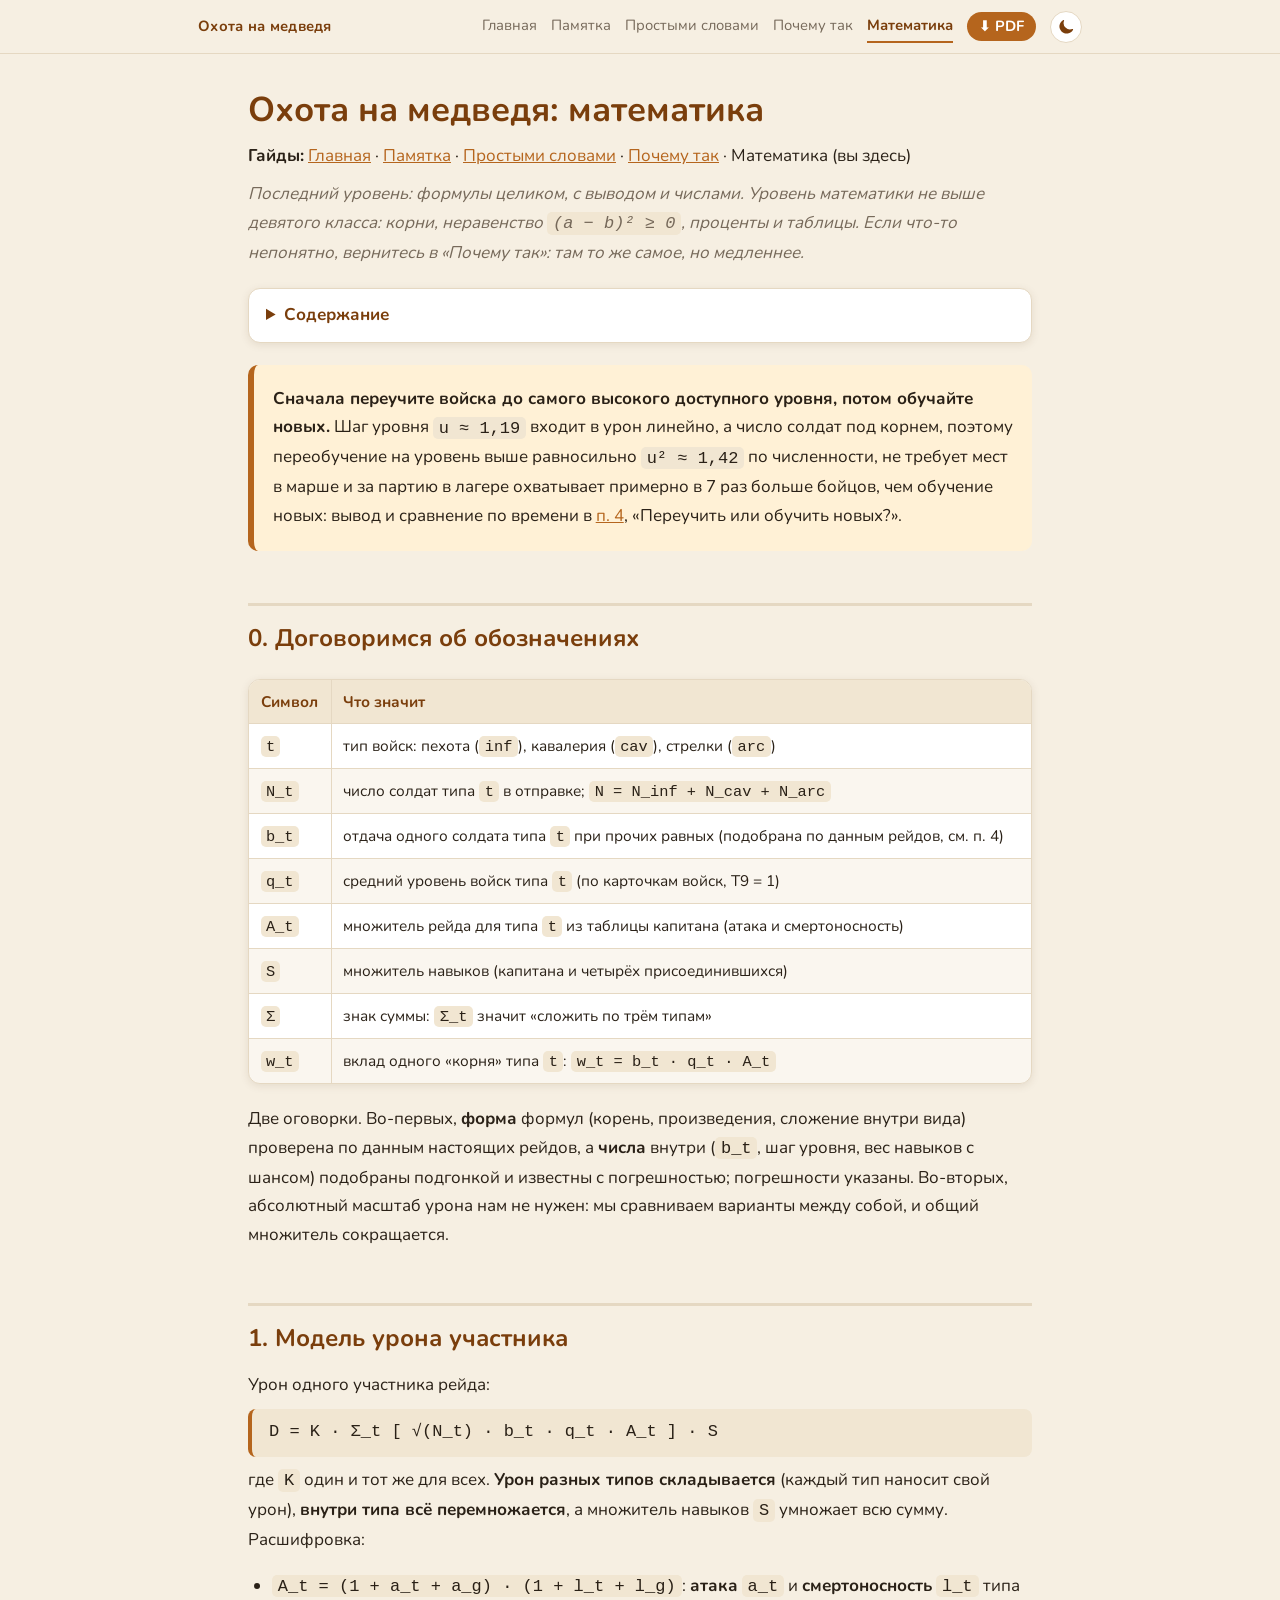
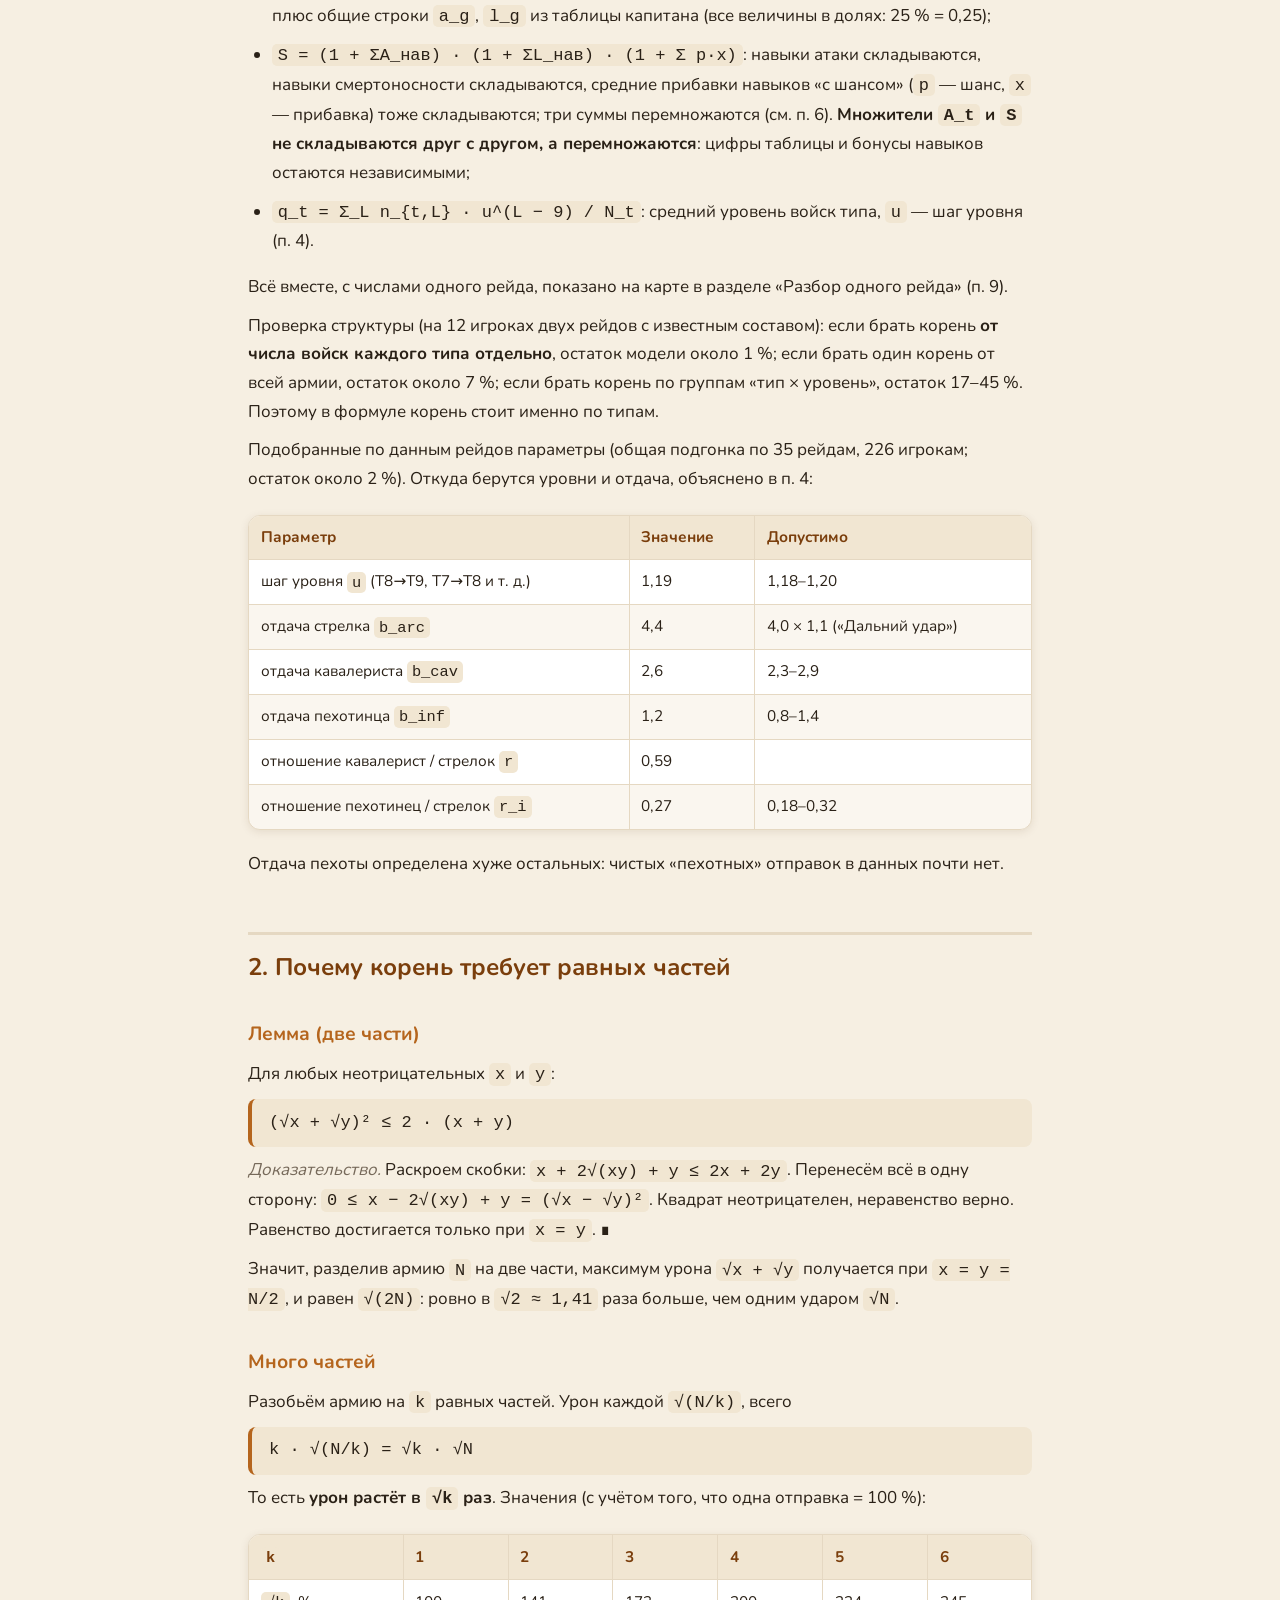
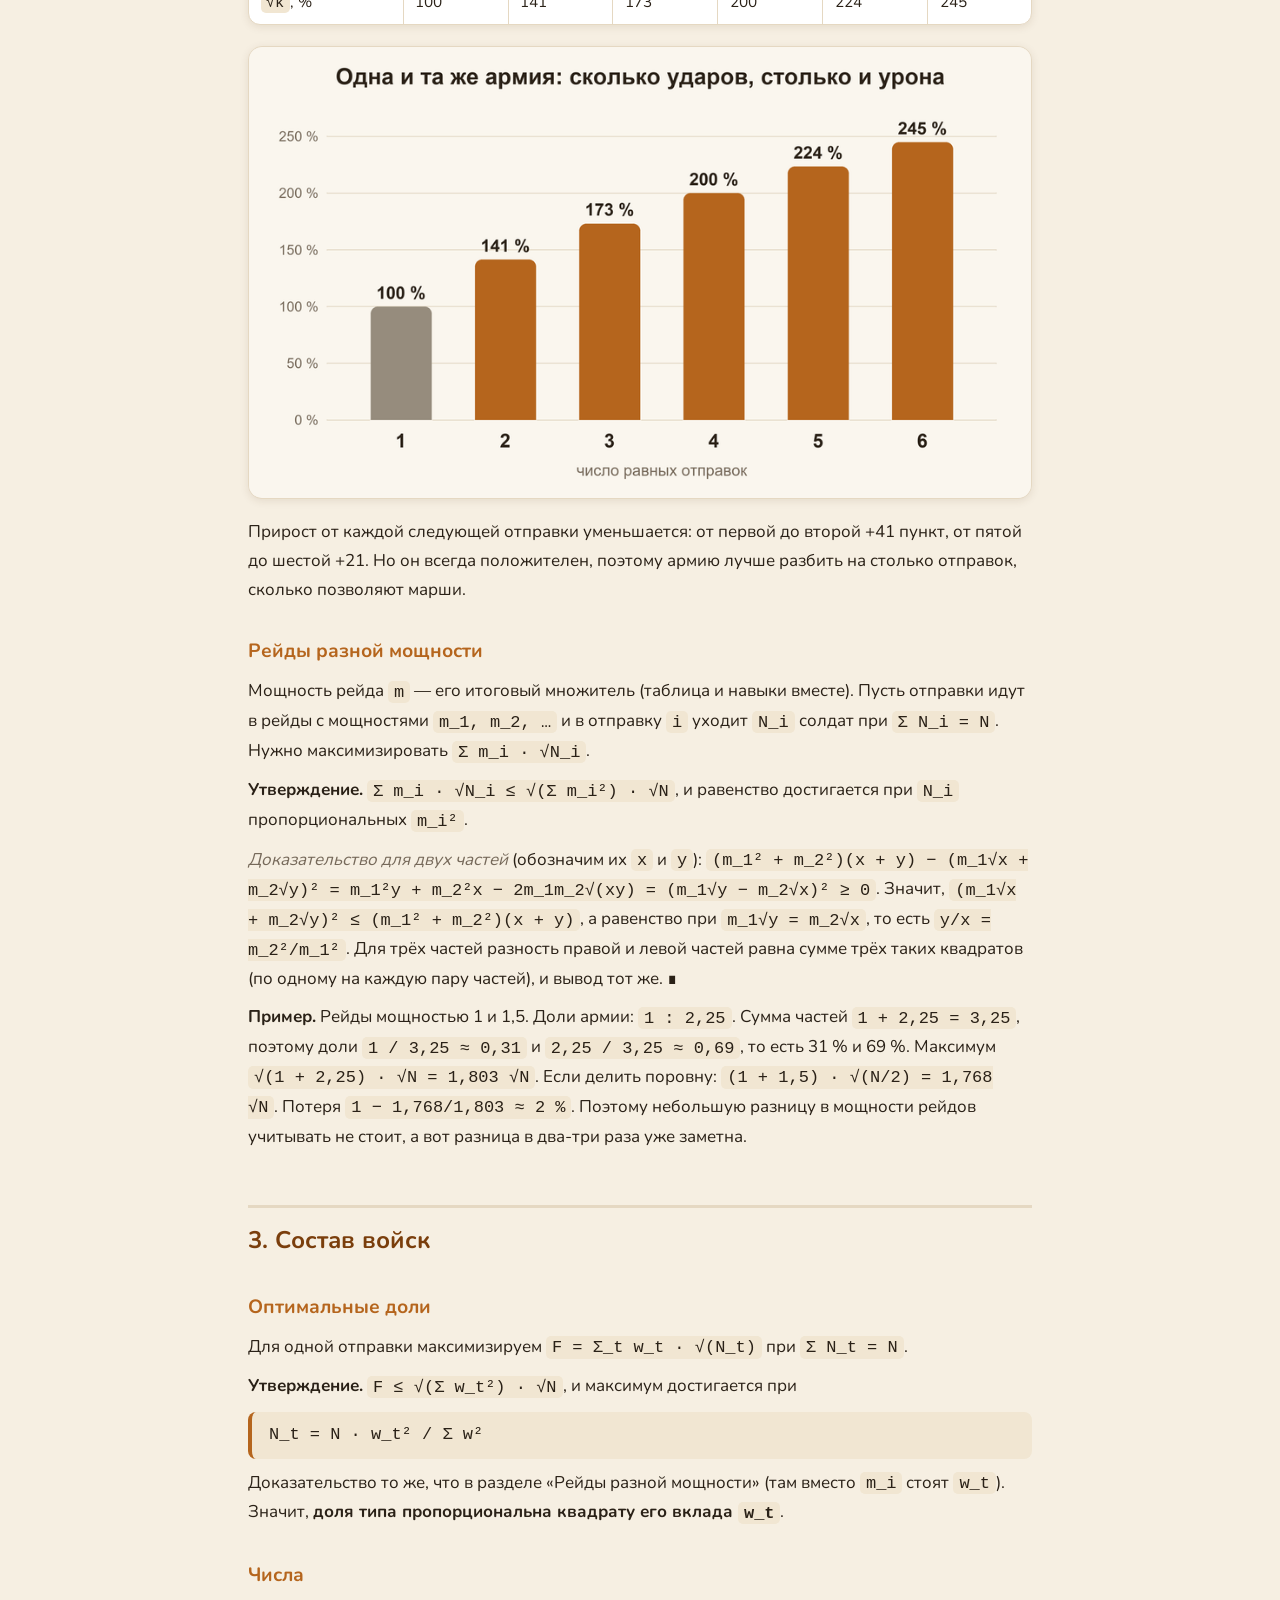
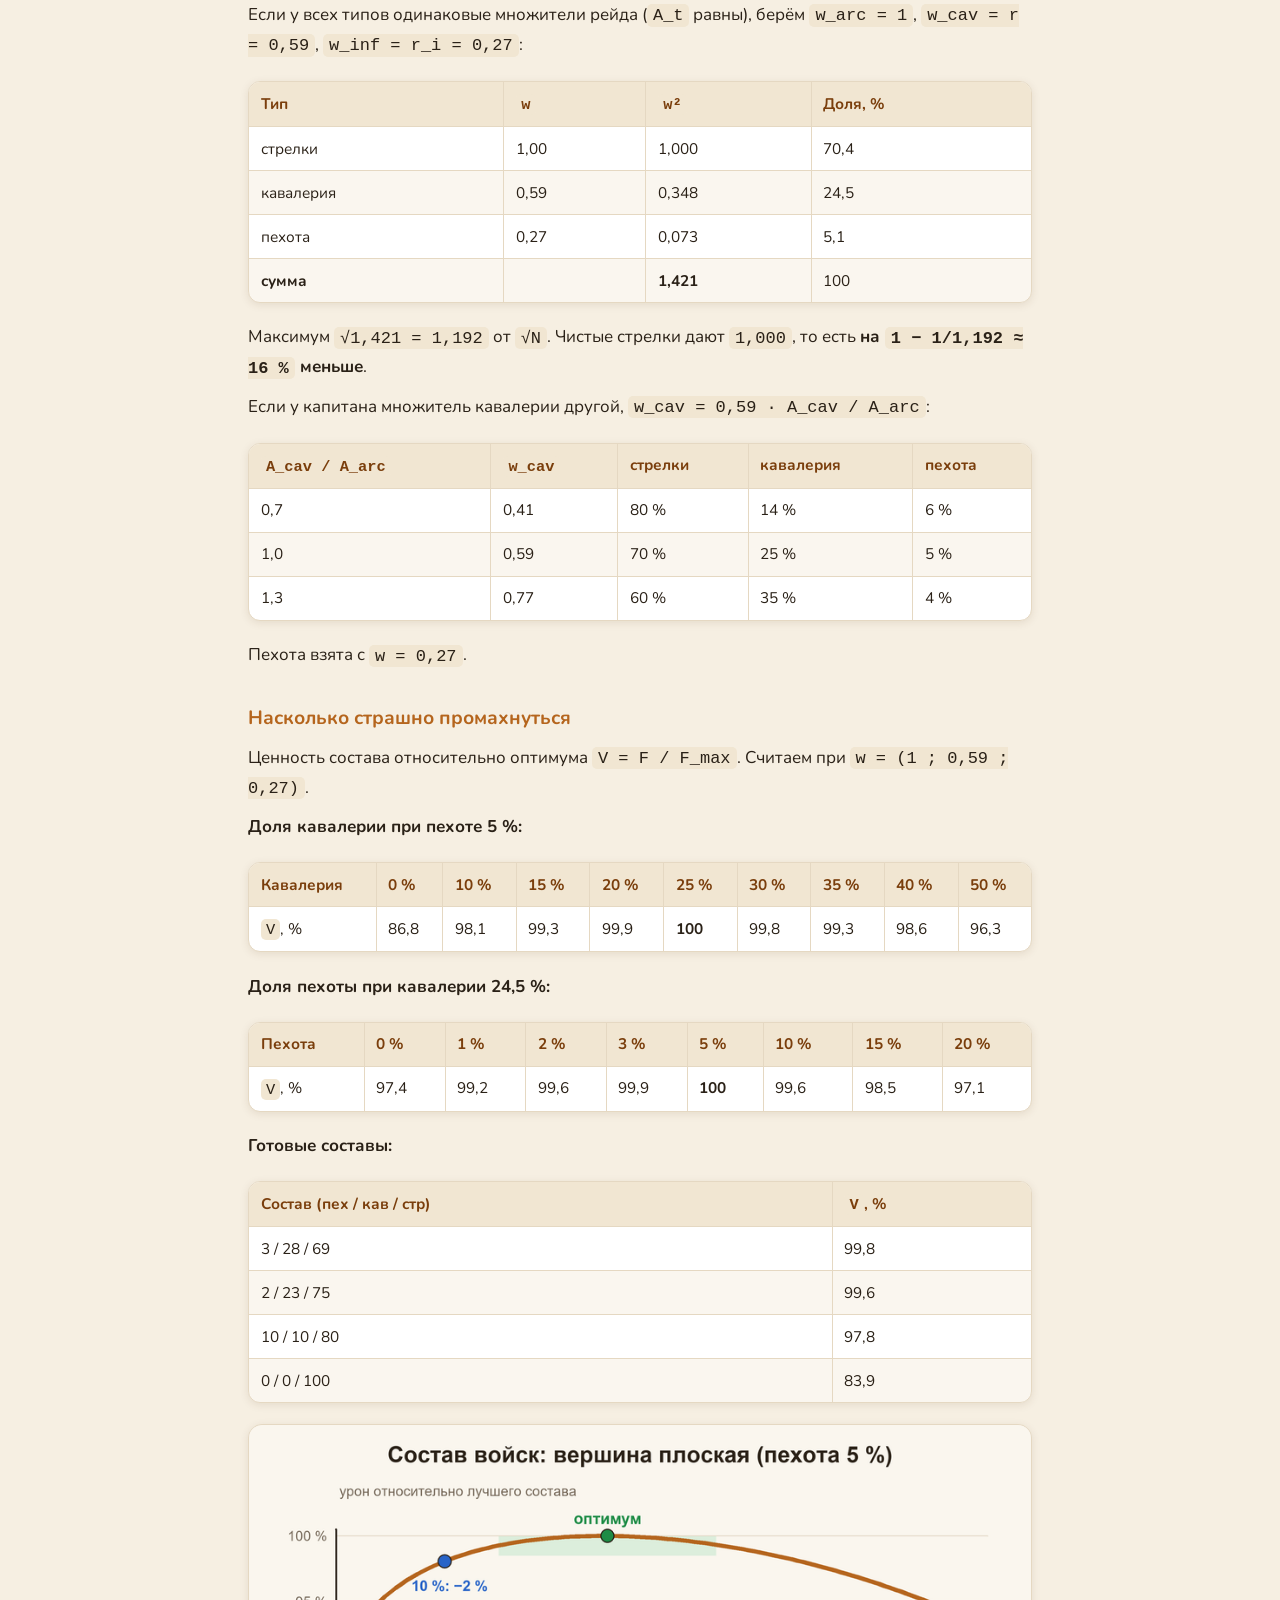
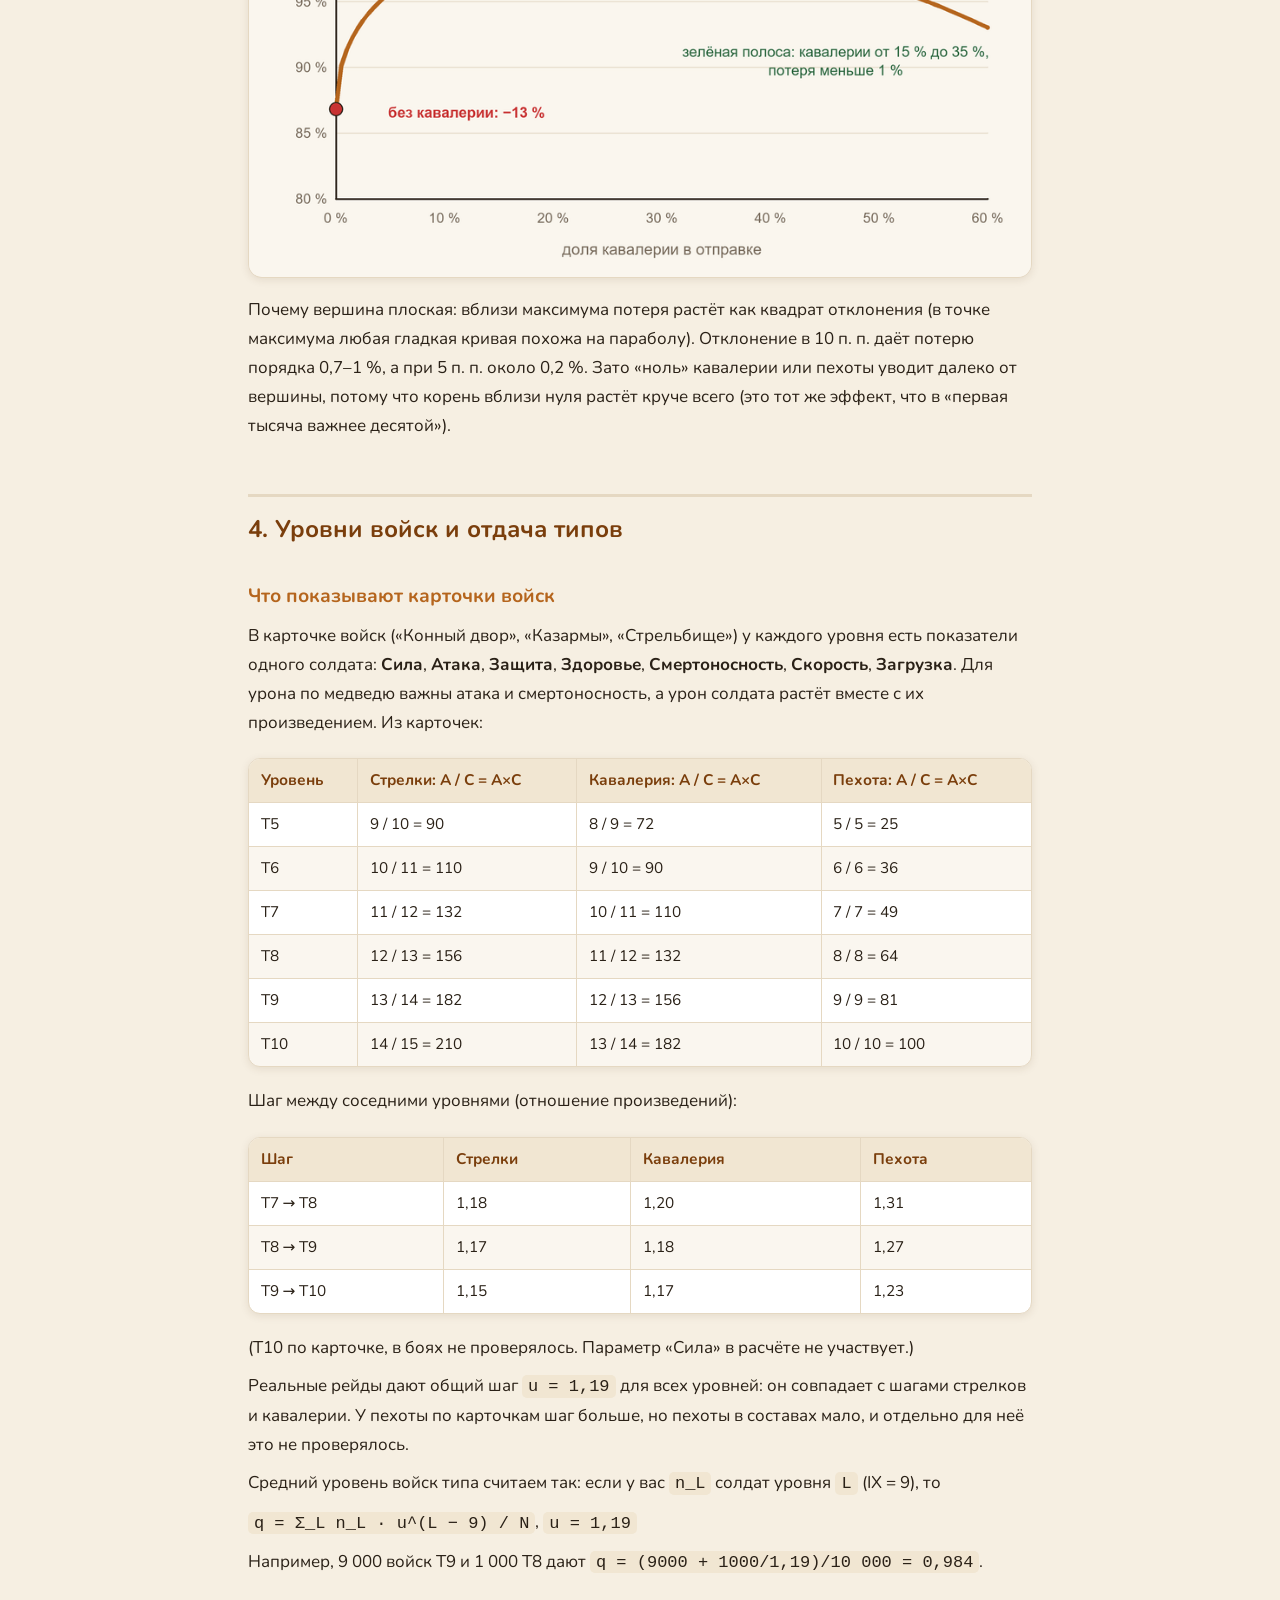
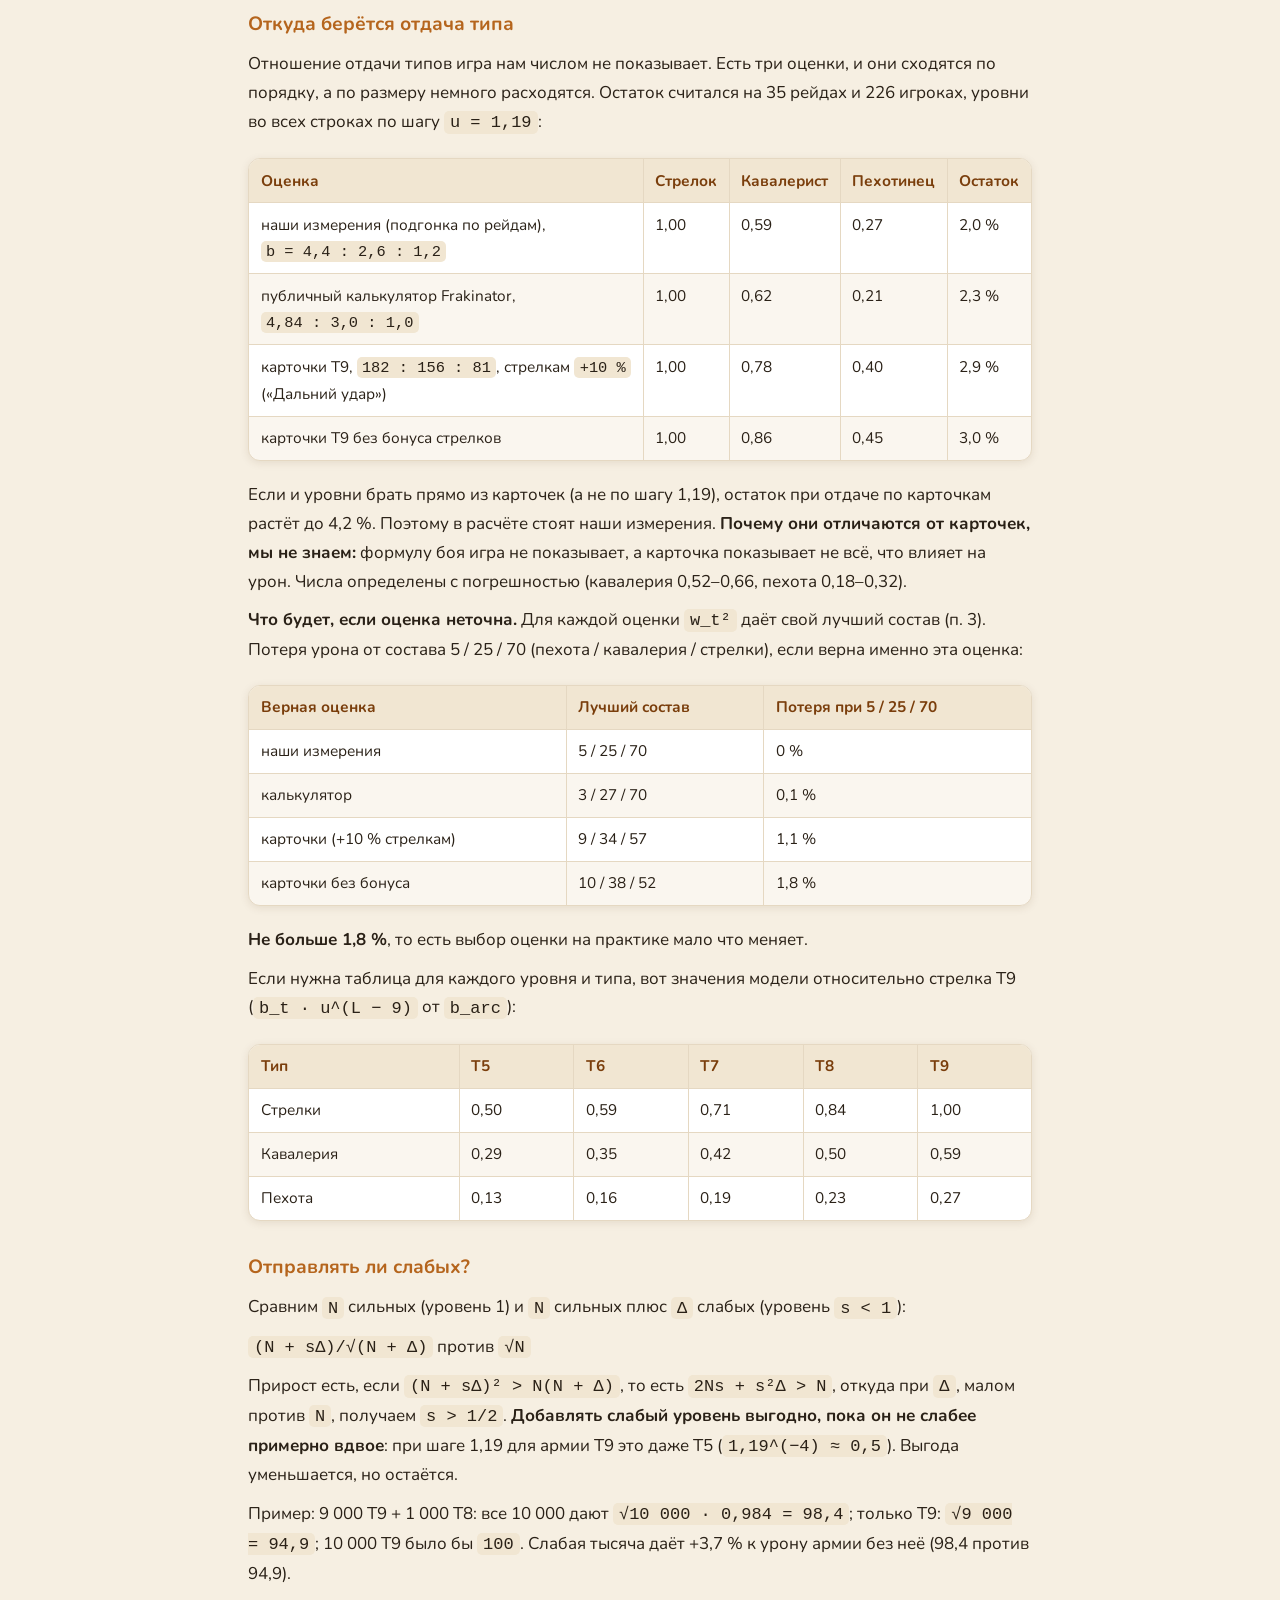
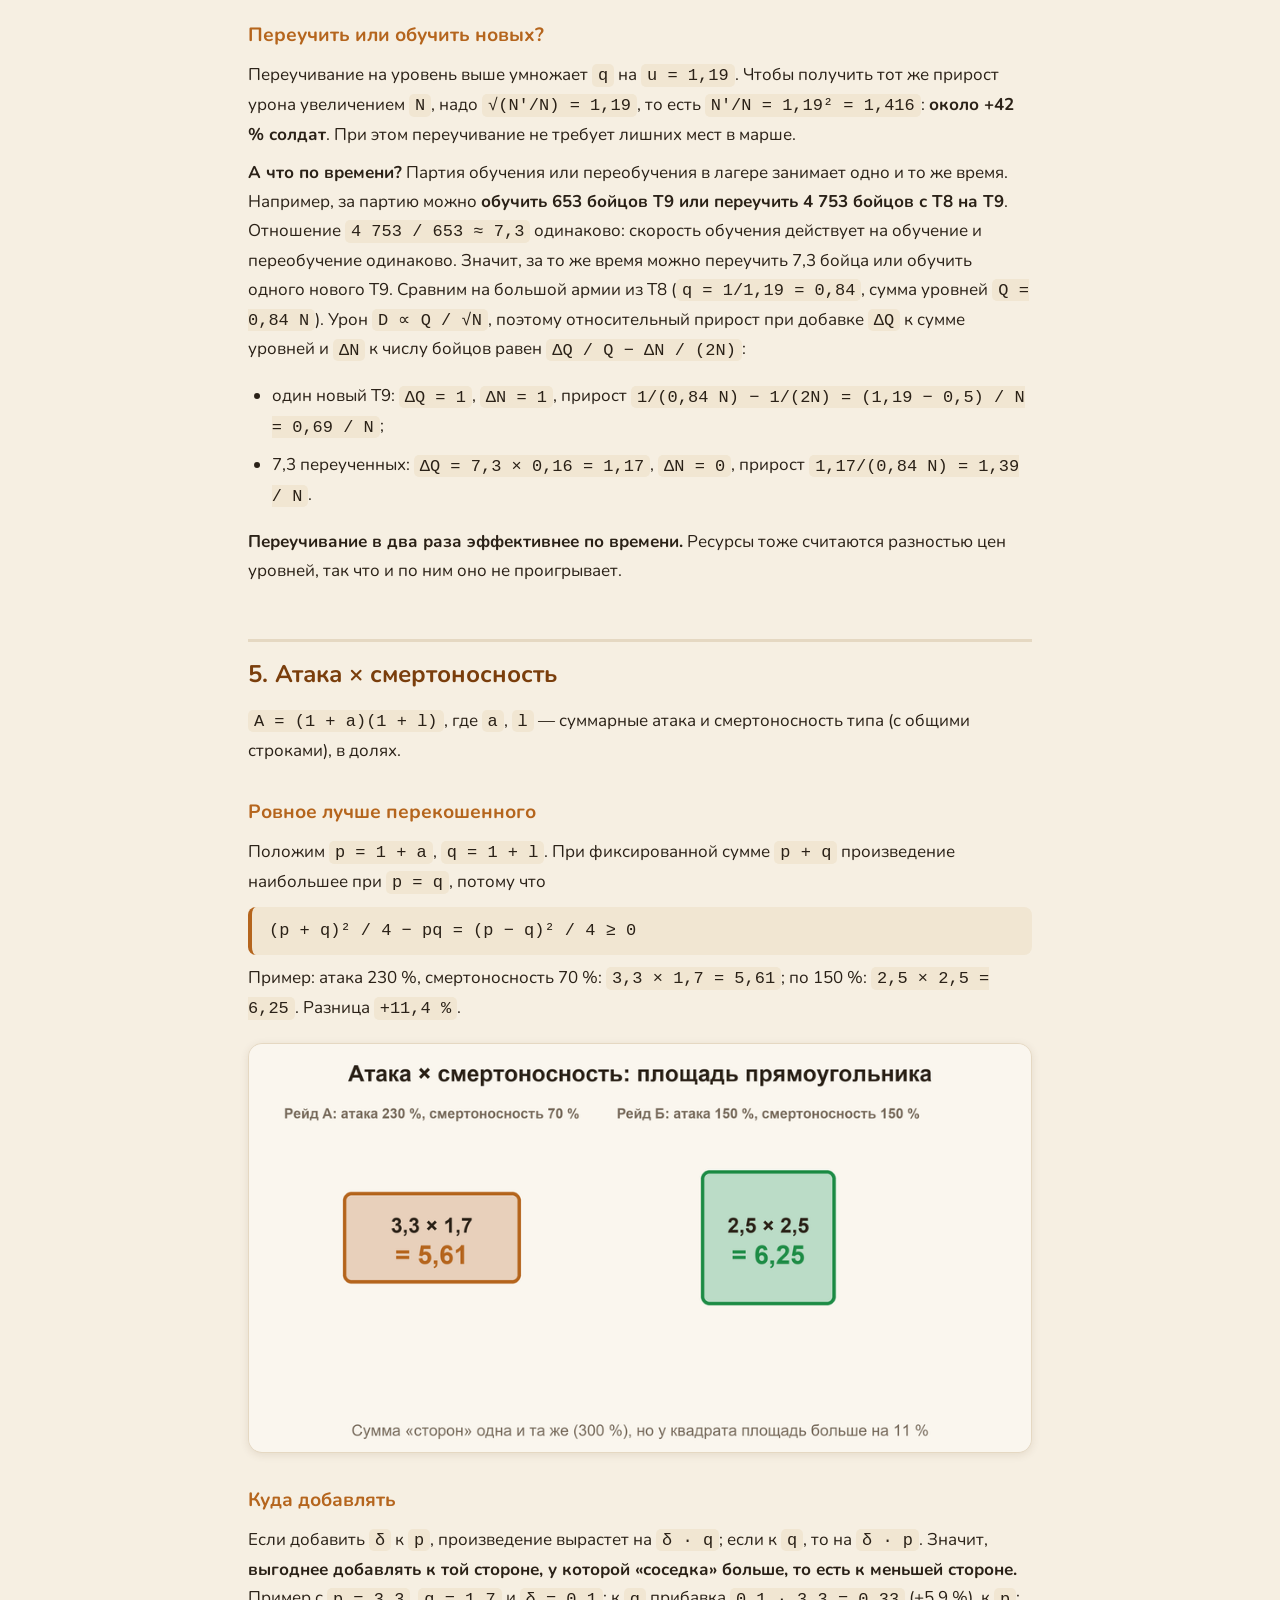
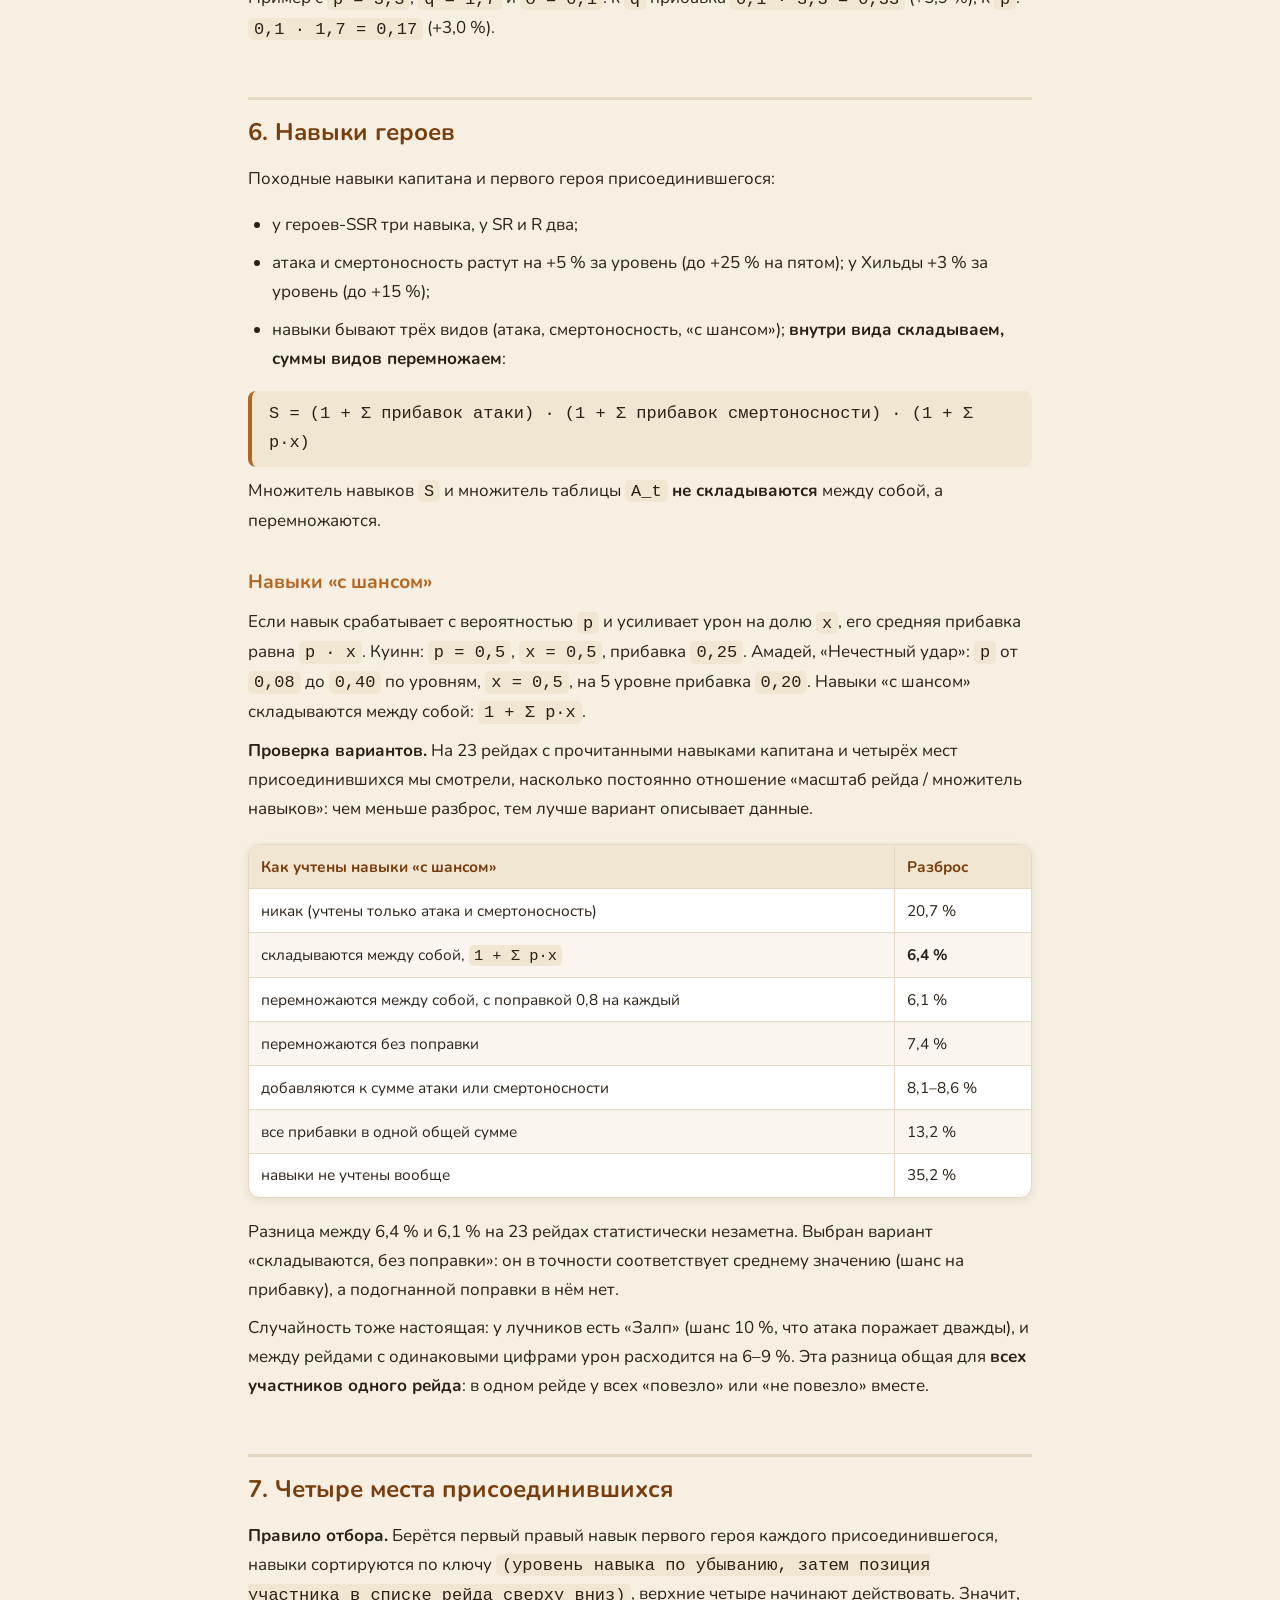
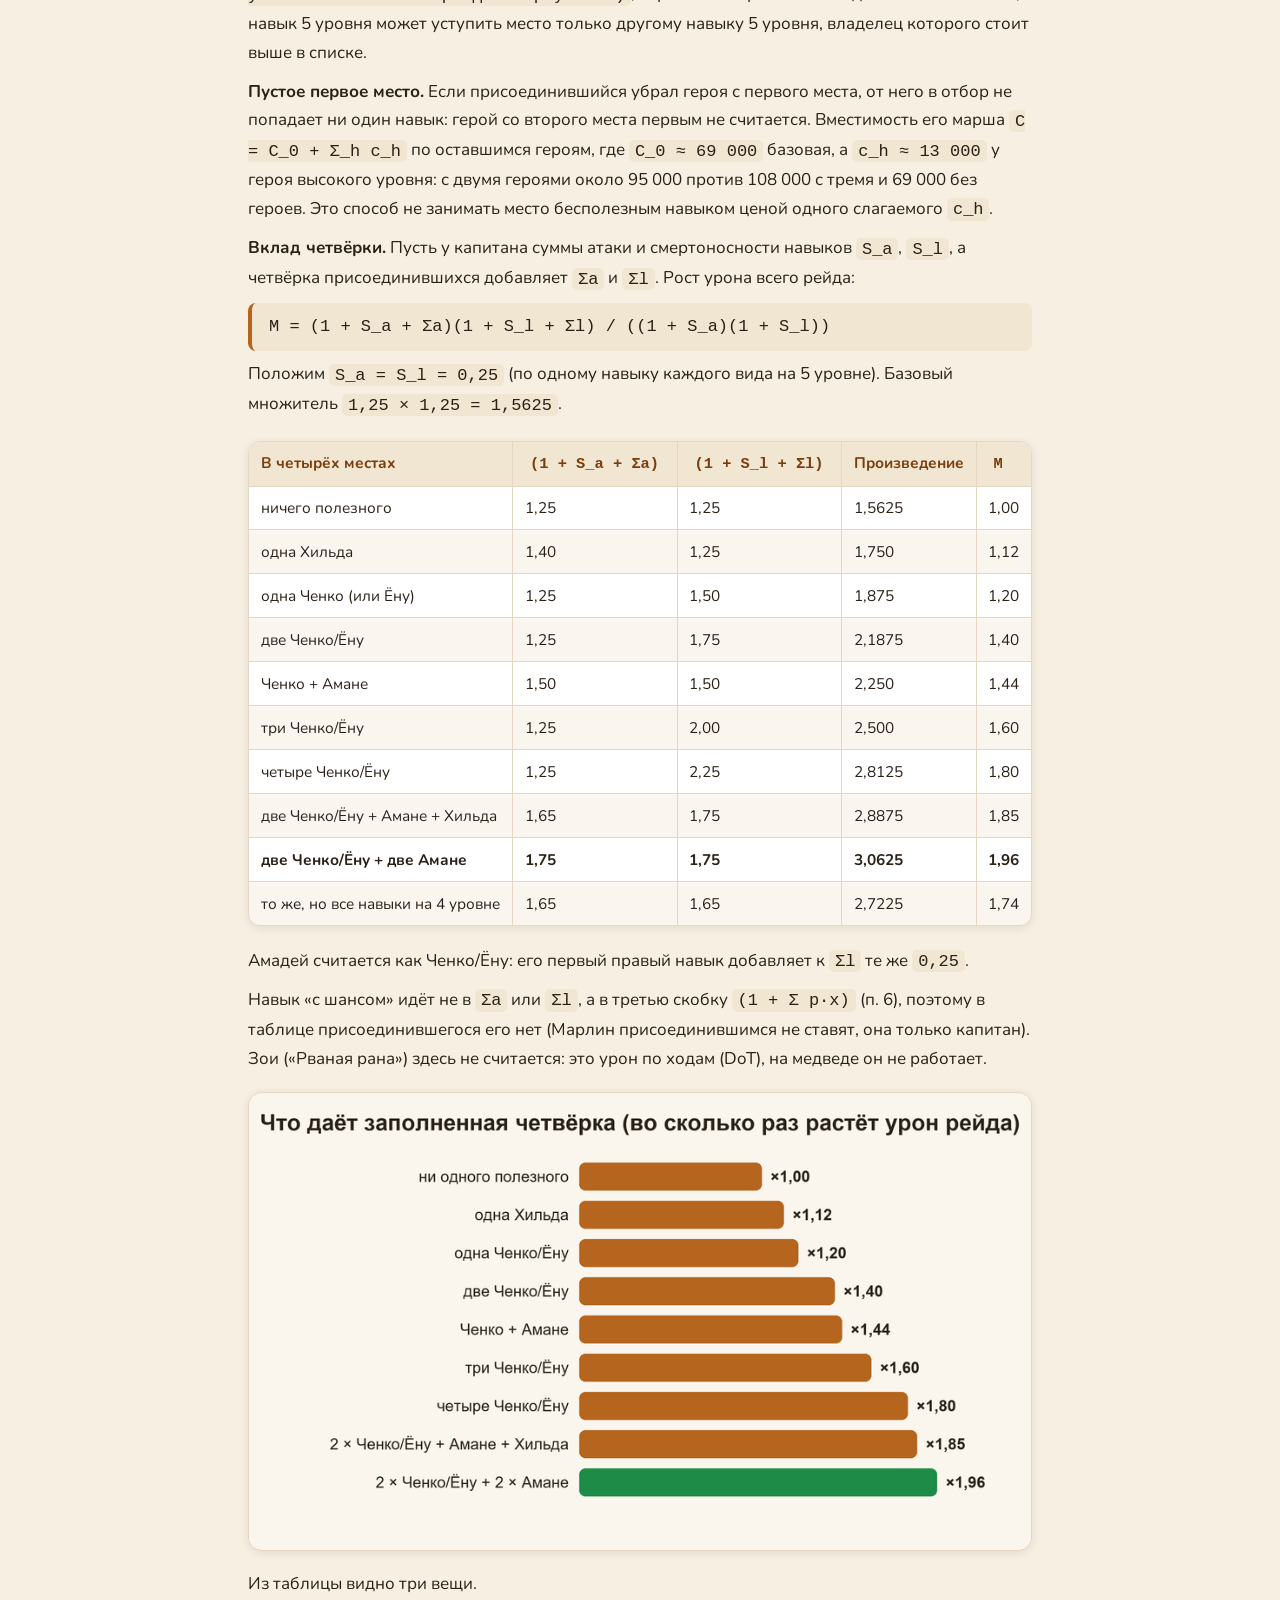
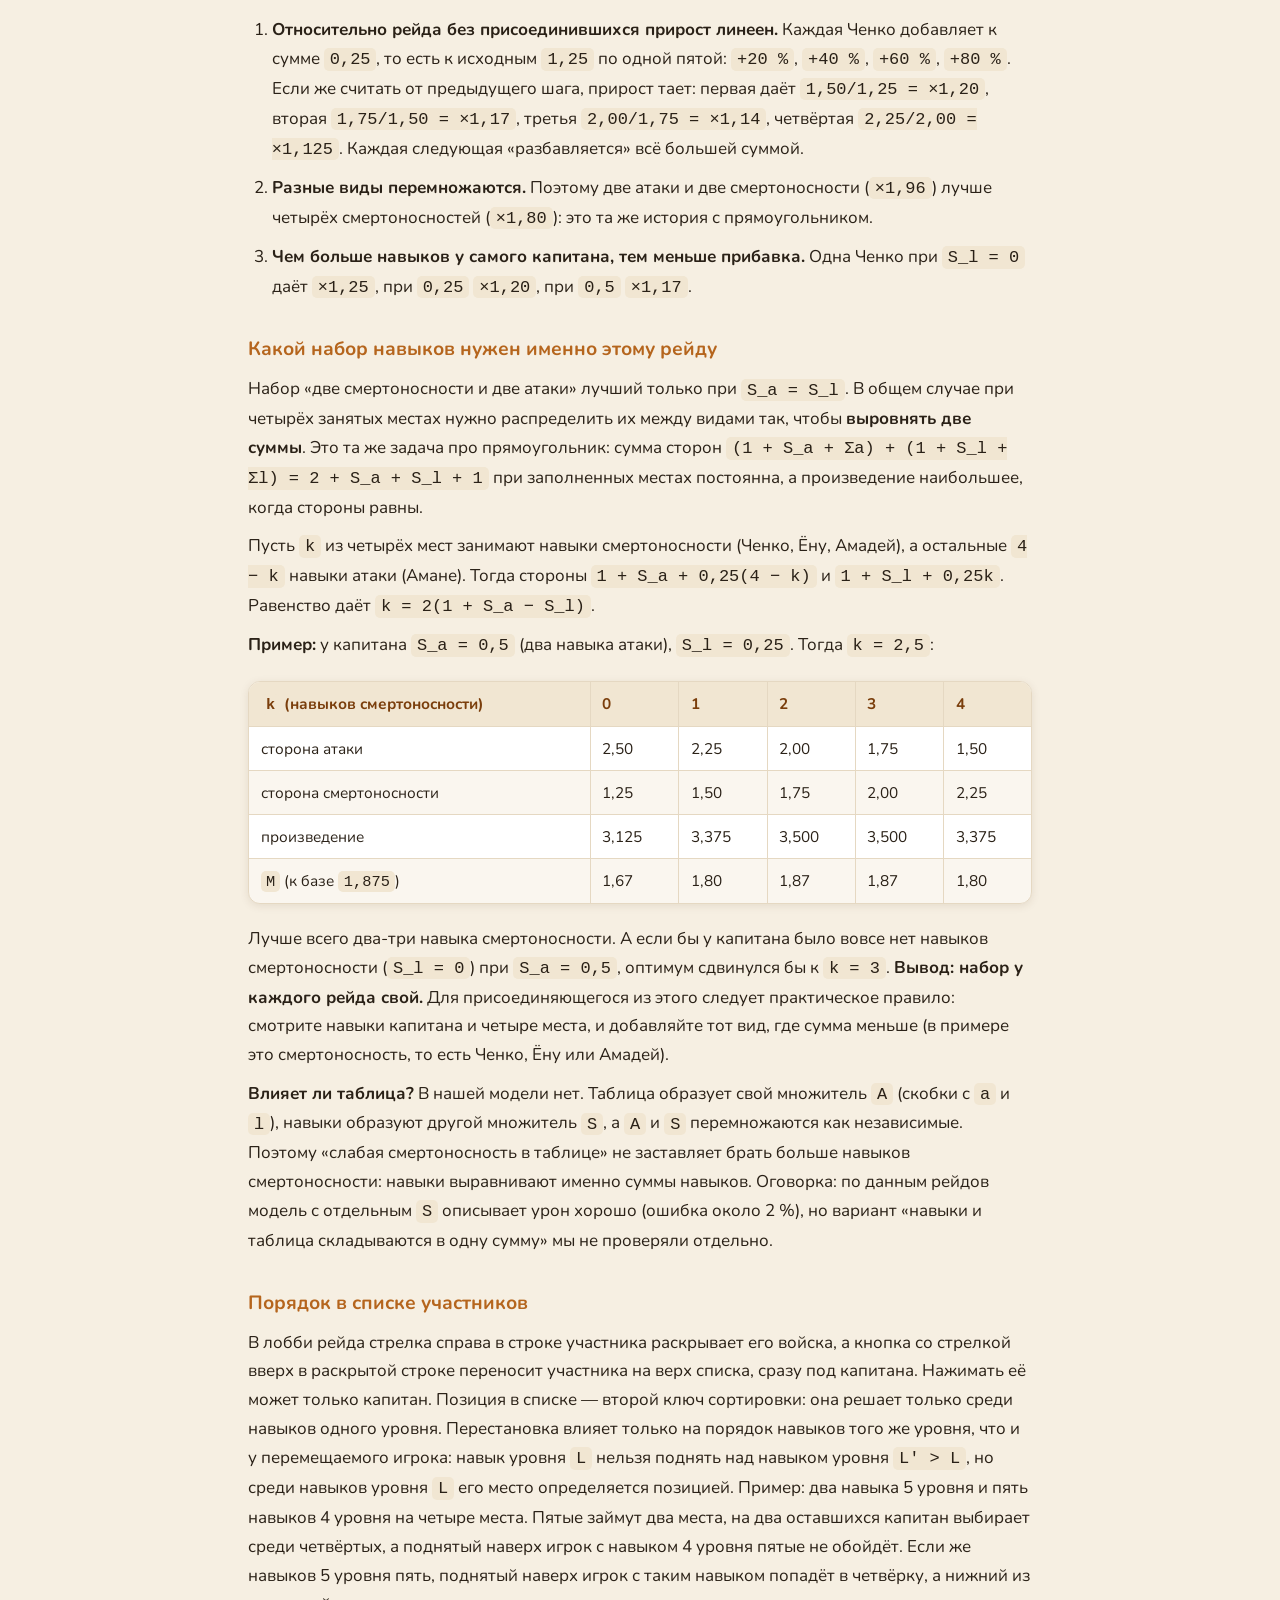
<file: guides/04-matematika/index.html>
<!doctype html>
<html lang="ru"><head><meta charset="utf-8"><meta name="viewport" content="width=device-width,initial-scale=1"><title>Охота на медведя: математика</title><meta name="description" content="Полные формулы и примеры для тех, кому мало первых трёх."><meta property="og:type" content="website"><meta property="og:locale" content="ru_RU"><meta property="og:title" content="Охота на медведя: математика"><meta property="og:description" content="Полные формулы и примеры для тех, кому мало первых трёх."><meta property="og:image" content="https://darth2111.github.io/ks15/guides/og-bear-4.png"><meta property="og:image:width" content="1200"><meta property="og:image:height" content="385"><meta name="twitter:card" content="summary_large_image"><script>(function(){var t=null;try{t=localStorage.getItem('bear-theme')}catch(e){}if(t!=='light'&&t!=='dark'){t=window.matchMedia&&matchMedia('(prefers-color-scheme: dark)').matches?'dark':'light';try{localStorage.setItem('bear-theme',t)}catch(e){}}document.documentElement.setAttribute('data-theme',t)})()</script><style>@font-face{font-family:"Nunito";font-weight:400;font-style:normal;font-display:swap;src:url(../fonts/nunito-cyrillic-400.woff2) format("woff2");unicode-range:U+0301,U+0400-045F,U+0490-0491,U+04B0-04B1,U+2116}@font-face{font-family:"Nunito";font-weight:400;font-style:normal;font-display:swap;src:url(../fonts/nunito-latin-400.woff2) format("woff2");unicode-range:U+0000-00FF,U+0131,U+0152-0153,U+02BB-02BC,U+02C6,U+02DA,U+02DC,U+2000-206F,U+2074,U+20AC,U+2122,U+2191,U+2193,U+2212,U+2215,U+FEFF,U+FFFD}@font-face{font-family:"Nunito";font-weight:700;font-style:normal;font-display:swap;src:url(../fonts/nunito-cyrillic-700.woff2) format("woff2");unicode-range:U+0301,U+0400-045F,U+0490-0491,U+04B0-04B1,U+2116}@font-face{font-family:"Nunito";font-weight:700;font-style:normal;font-display:swap;src:url(../fonts/nunito-latin-700.woff2) format("woff2");unicode-range:U+0000-00FF,U+0131,U+0152-0153,U+02BB-02BC,U+02C6,U+02DA,U+02DC,U+2000-206F,U+2074,U+20AC,U+2122,U+2191,U+2193,U+2212,U+2215,U+FEFF,U+FFFD}@font-face{font-family:"Nunito";font-weight:900;font-style:normal;font-display:swap;src:url(../fonts/nunito-cyrillic-900.woff2) format("woff2");unicode-range:U+0301,U+0400-045F,U+0490-0491,U+04B0-04B1,U+2116}@font-face{font-family:"Nunito";font-weight:900;font-style:normal;font-display:swap;src:url(../fonts/nunito-latin-900.woff2) format("woff2");unicode-range:U+0000-00FF,U+0131,U+0152-0153,U+02BB-02BC,U+02C6,U+02DA,U+02DC,U+2000-206F,U+2074,U+20AC,U+2122,U+2191,U+2193,U+2212,U+2215,U+FEFF,U+FFFD}:root{--bg:#f6efe2;--bg2:#fbf7ef;--fg:#2a2117;--muted:#76695a;--accent:#b5651d;--accent2:#7a3e0c;--card:#ffffff;--line:#e5d8c2;--quote:#fff1d6;--code:#f1e6d2;--shadow:0 2px 8px rgba(80,50,10,.10)}
@media (prefers-color-scheme:dark){:root:not([data-theme=light]){--bg:#17130d;--bg2:#1d1913;--fg:#efe6d6;--muted:#b6aa95;--accent:#e6a65c;--accent2:#f2c48a;--card:#241f17;--line:#3a3226;--quote:#2d2517;--code:#332b1d;--shadow:0 2px 8px rgba(0,0,0,.45)}}
:root[data-theme=dark]{--bg:#17130d;--bg2:#1d1913;--fg:#efe6d6;--muted:#b6aa95;--accent:#e6a65c;--accent2:#f2c48a;--card:#241f17;--line:#3a3226;--quote:#2d2517;--code:#332b1d;--shadow:0 2px 8px rgba(0,0,0,.45)}
:root{color-scheme:light}:root[data-theme=dark]{color-scheme:dark}@media (prefers-color-scheme:dark){:root:not([data-theme=light]){color-scheme:dark}}

*{box-sizing:border-box}
html,body{overscroll-behavior:none}
html{scroll-padding-top:70px;background:var(--bg)}
body{margin:0;background:var(--bg);color:var(--fg);font:17px/1.7 "Nunito","Segoe UI",system-ui,-apple-system,Roboto,Arial,sans-serif}
header.nav{position:sticky;top:0;z-index:10;background:var(--bg);border-bottom:1px solid var(--line)}
header.nav div{max-width:920px;margin:0 auto;padding:10px 18px;display:flex;flex-wrap:wrap;gap:6px 14px;align-items:center;font-size:.92rem}
header.nav b{color:var(--accent2);letter-spacing:.02em;margin-right:auto}
header.nav a{color:var(--muted);text-decoration:none;padding:3px 0;border-bottom:2px solid transparent}
header.nav a:hover{color:var(--accent);border-color:var(--accent)}
header.nav a.cur{color:var(--accent2);border-color:var(--accent);font-weight:600}
header.nav a.pdf{background:var(--accent);color:#fff;border-radius:99px;padding:2px 12px;border-bottom:0;font-weight:600}
header.nav a.pdf:hover{opacity:.85;color:#fff}
header.nav .tg{display:inline-grid;place-items:center;width:32px;height:32px;padding:0;border:1px solid var(--line);background:var(--card);color:var(--accent2);border-radius:50%;cursor:pointer}
header.nav .tg svg{width:18px;height:18px;display:block}
header.nav .tg:hover{border-color:var(--accent);color:var(--accent)}
.pdfs{margin:26px 0}
.pdfs h2{border:0;margin:0 0 .4em}
.pdfs a{display:inline-block;margin:4px 8px 4px 0;padding:6px 14px;border:1px solid var(--accent);border-radius:99px;text-decoration:none}
header.nav span.soon{color:var(--muted);opacity:.55}
main{max-width:820px;margin:0 auto;padding:26px 18px 90px}
h1{font-size:2.15rem;line-height:1.15;margin:.3em 0 .35em;color:var(--accent2)}
h2{font-size:1.5rem;margin:2.2em 0 .5em;padding-top:.5em;border-top:3px solid var(--line);color:var(--accent2)}
h3{font-size:1.2rem;margin:1.6em 0 .4em;color:var(--accent)}
h4{font-size:1.05rem;margin:1.3em 0 .3em}
h2 a.anchor,h3 a.anchor{color:inherit;text-decoration:none;opacity:0;margin-left:.3em}
h2:hover a.anchor,h3:hover a.anchor{opacity:.5}
p,li{margin:.55em 0}
ul,ol{padding-left:1.4em}
em{color:var(--muted)}
img{cursor:zoom-in;max-width:100%;height:auto;border-radius:14px;border:1px solid var(--line);display:block;margin:1.1em auto;box-shadow:var(--shadow);background:var(--card)}
blockquote{margin:1.3em 0;padding:.7em 1.1em;background:var(--quote);border-left:6px solid var(--accent);border-radius:10px}
blockquote p{margin:.45em 0}
table{border-collapse:separate;border-spacing:0;width:100%;margin:0;background:transparent;font-size:.96rem}
th,td{border:0;border-right:1px solid var(--line);border-bottom:1px solid var(--line);padding:.55em .75em;text-align:left;vertical-align:top}
th{background:var(--code);color:var(--accent2)}
tr>*:last-child{border-right:0}
tbody tr:last-child>*{border-bottom:0}
tbody tr:nth-child(even){background:color-mix(in srgb,var(--code) 35%,transparent)}
code{background:var(--code);padding:.1em .35em;border-radius:5px}
a{color:var(--accent)}
details.toc{margin:1.2em 0;background:var(--card);border:1px solid var(--line);border-radius:12px;padding:.4em 1em;box-shadow:var(--shadow)}
details.toc summary{cursor:pointer;font-weight:600;color:var(--accent2);padding:.3em 0}
details.toc ol{margin:.3em 0 .6em;columns:1}
@media(min-width:760px){details.toc ol{columns:2;column-gap:2em}}
details.toc li{margin:.25em 0;break-inside:avoid}
footer{max-width:820px;margin:0 auto;padding:0 18px 50px;color:var(--muted);font-size:.85rem}
/* главная */
.hero{padding:34px 0 10px}
.hero h1{font-size:2.6rem}
.hero p{font-size:1.15rem;color:var(--muted);max-width:640px}
.cards{display:grid;grid-template-columns:repeat(auto-fit,minmax(300px,1fr));gap:16px;margin:26px 0}
.card{display:block;text-decoration:none;color:var(--fg);background:var(--card);border:1px solid var(--line);border-radius:18px;padding:18px 18px 16px;box-shadow:var(--shadow);transition:transform .15s,border-color .15s}
.card:hover{transform:translateY(-3px);border-color:var(--accent)}
.card .n{display:inline-flex;width:34px;height:34px;border-radius:50%;background:var(--accent);color:#fff;align-items:center;justify-content:center;font-weight:700;margin-bottom:8px}
.card h3{margin:.1em 0 .3em;color:var(--accent2);font-size:1.25rem}
.card p{margin:0;color:var(--muted);font-size:.95rem}
.card.soon{opacity:.55;pointer-events:none;border-style:dashed}
.card .tag{float:right;font-size:.75rem;background:var(--code);color:var(--muted);border-radius:99px;padding:2px 10px}
.tips{background:var(--quote);border-left:6px solid var(--accent);border-radius:12px;padding:12px 18px;margin:22px 0}
p.fm>code{display:block;padding:.55em 1em;margin:.3em 0;overflow-x:auto;border-left:4px solid var(--accent);border-radius:8px}
.tw{overflow-x:auto;margin:1.2em 0;border:1px solid var(--line);border-radius:12px;background:var(--card);box-shadow:var(--shadow)}
table code{white-space:nowrap}
.spoiler{cursor:pointer;display:inline}
.spoiler>span{filter:blur(7px);background:color-mix(in srgb,var(--accent) 30%,transparent);border-radius:6px;padding:0 .2em;transition:filter .25s;user-select:none}
.spoiler.open>span{filter:none;background:none;user-select:text}
#pop{position:fixed;inset:0;z-index:50;display:none;background:rgba(20,12,4,.55);backdrop-filter:blur(2px);align-items:center;justify-content:center;padding:14px}
#pop.on{display:flex}
#pop .box{background:var(--bg2);color:var(--fg);max-width:780px;width:100%;max-height:88vh;overflow:auto;border-radius:18px;border:1px solid var(--line);box-shadow:0 20px 60px rgba(0,0,0,.45);padding:0 22px 22px}
#pop .bar{position:sticky;top:0;background:var(--bg2);display:flex;gap:12px;align-items:center;justify-content:space-between;margin:0 -22px;padding:12px 22px 8px;border-bottom:1px solid var(--line);z-index:1}
#pop .bar a{font-size:.9rem}
#pop .bar button{font:inherit;border:0;background:var(--accent);color:#fff;border-radius:99px;padding:4px 14px;cursor:pointer}
#pop h2,#pop h3,#pop h4{margin-top:1em;border:0;padding-top:0}
@media print{body{background:#fff;color:#000}img,table{box-shadow:none}header.nav{display:none}}
</style></head><body><header class="nav"><div><b>Охота на медведя</b><a href="../index.html">Главная</a><a href="../01-pamyatka/index.html">Памятка</a><a href="../02-prostymi-slovami/index.html">Простыми словами</a><a href="../03-pochemu-tak/index.html">Почему так</a><a href="../04-matematika/index.html" class="cur">Математика</a><a class="pdf" href="../download/Медведь_04_Математика.pdf" download="Медведь_04_Математика.pdf" title="Скачать этот гайд в PDF">⬇ PDF</a><button class="tg" id="tg" type="button" aria-label="Сменить тему"></button></div></header><main><h1 id="охота-на-медведя-математика">Охота на медведя: математика</h1>
<p><strong>Гайды:</strong> <a href="../index.html">Главная</a> · <a href="../01-pamyatka/index.html">Памятка</a> · <a href="../02-prostymi-slovami/index.html">Простыми словами</a> · <a href="../03-pochemu-tak/index.html">Почему так</a> · Математика (вы здесь)</p>
<p><em>Последний уровень: формулы целиком, с выводом и числами. Уровень математики не выше девятого класса: корни, неравенство <code>(a − b)² ≥ 0</code>, проценты и таблицы. Если что-то непонятно, вернитесь в «Почему так»: там то же самое, но медленнее.</em></p><details class="toc"><summary>Содержание</summary><ol><li><a href="#0-договоримся-об-обозначениях">0. Договоримся об обозначениях</a></li><li><a href="#1-модель-урона-участника">1. Модель урона участника</a></li><li><a href="#2-почему-корень-требует-равных-частей">2. Почему корень требует равных частей</a></li><li><a href="#3-состав-войск">3. Состав войск</a></li><li><a href="#4-уровни-войск-и-отдача-типов">4. Уровни войск и отдача типов</a></li><li><a href="#5-атака--смертоносность">5. Атака × смертоносность</a></li><li><a href="#6-навыки-героев">6. Навыки героев</a></li><li><a href="#7-четыре-места-присоединившихся">7. Четыре места присоединившихся</a></li><li><a href="#8-как-выбрать-героя-расчёт-на-примере">8. Как выбрать героя: расчёт на примере</a></li><li><a href="#9-разбор-одного-рейда">9. Разбор одного рейда</a></li><li><a href="#10-как-сравнить-два-рейда">10. Как сравнить два рейда</a></li><li><a href="#11-насколько-точна-модель">11. Насколько точна модель</a></li><li><a href="#12-задачи-с-решениями">12. Задачи с решениями</a></li><li><a href="#13-короткая-шпаргалка-формул">13. Короткая шпаргалка формул</a></li></ol></details>
<blockquote><p><strong>Сначала переучите войска до самого высокого доступного уровня, потом обучайте новых.</strong> Шаг уровня <code>u ≈ 1,19</code> входит в урон линейно, а число солдат под корнем, поэтому переобучение на уровень выше равносильно <code>u² ≈ 1,42</code> по численности, не требует мест в марше и за партию в лагере охватывает примерно в 7 раз больше бойцов, чем обучение новых: вывод и сравнение по времени в <a href="#4-уровни-войск-и-отдача-типов">п. 4</a>, «Переучить или обучить новых?».</p></blockquote>
<h2 id="0-договоримся-об-обозначениях">0. Договоримся об обозначениях<a class="anchor" href="#0-договоримся-об-обозначениях">#</a></h2>
<div class="tw"><table><thead><tr><th>Символ</th><th>Что значит</th></tr></thead><tbody><tr><td><code>t</code></td><td>тип войск: пехота (<code>inf</code>), кавалерия (<code>cav</code>), стрелки (<code>arc</code>)</td></tr><tr><td><code>N_t</code></td><td>число солдат типа <code>t</code> в отправке; <code>N = N_inf + N_cav + N_arc</code></td></tr><tr><td><code>b_t</code></td><td>отдача одного солдата типа <code>t</code> при прочих равных (подобрана по данным рейдов, см. п. 4)</td></tr><tr><td><code>q_t</code></td><td>средний уровень войск типа <code>t</code> (по карточкам войск, Т9 = 1)</td></tr><tr><td><code>A_t</code></td><td>множитель рейда для типа <code>t</code> из таблицы капитана (атака и смертоносность)</td></tr><tr><td><code>S</code></td><td>множитель навыков (капитана и четырёх присоединившихся)</td></tr><tr><td><code>Σ</code></td><td>знак суммы: <code>Σ_t</code> значит «сложить по трём типам»</td></tr><tr><td><code>w_t</code></td><td>вклад одного «корня» типа <code>t</code>: <code>w_t = b_t · q_t · A_t</code></td></tr></tbody></table></div>
<p>Две оговорки. Во-первых, <strong>форма</strong> формул (корень, произведения, сложение внутри вида) проверена по данным настоящих рейдов, а <strong>числа</strong> внутри (<code>b_t</code>, шаг уровня, вес навыков с шансом) подобраны подгонкой и известны с погрешностью; погрешности указаны. Во-вторых, абсолютный масштаб урона нам не нужен: мы сравниваем варианты между собой, и общий множитель сокращается.</p>
<h2 id="1-модель-урона-участника">1. Модель урона участника<a class="anchor" href="#1-модель-урона-участника">#</a></h2>
<p>Урон одного участника рейда:</p>
<p class="fm"><code>D = K · Σ_t [ √(N_t) · b_t · q_t · A_t ] · S</code></p>
<p>где <code>K</code> один и тот же для всех. <strong>Урон разных типов складывается</strong> (каждый тип наносит свой урон), <strong>внутри типа всё перемножается</strong>, а множитель навыков <code>S</code> умножает всю сумму. Расшифровка:</p>
<ul><li><code>A_t = (1 + a_t + a_g) · (1 + l_t + l_g)</code>: <strong>атака</strong> <code>a_t</code> и <strong>смертоносность</strong> <code>l_t</code> типа плюс общие строки <code>a_g</code>, <code>l_g</code> из таблицы капитана (все величины в долях: 25 % = 0,25);</li><li><code>S = (1 + ΣA_нав) · (1 + ΣL_нав) · (1 + Σ p·x)</code>: навыки атаки складываются, навыки смертоносности складываются, средние прибавки навыков «с шансом» (<code>p</code> — шанс, <code>x</code> — прибавка) тоже складываются; три суммы перемножаются (см. п. 6). <strong>Множители <code>A_t</code> и <code>S</code> не складываются друг с другом, а перемножаются</strong>: цифры таблицы и бонусы навыков остаются независимыми;</li><li><code>q_t = Σ_L n_{t,L} · u^(L − 9) / N_t</code>: средний уровень войск типа, <code>u</code> — шаг уровня (п. 4).</li></ul>
<p>Всё вместе, с числами одного рейда, показано на карте в разделе «Разбор одного рейда» (п. 9).</p>
<p>Проверка структуры (на 12 игроках двух рейдов с известным составом): если брать корень <strong>от числа войск каждого типа отдельно</strong>, остаток модели около 1 %; если брать один корень от всей армии, остаток около 7 %; если брать корень по группам «тип × уровень», остаток 17–45 %. Поэтому в формуле корень стоит именно по типам.</p>
<p>Подобранные по данным рейдов параметры (общая подгонка по 35 рейдам, 226 игрокам; остаток около 2 %). Откуда берутся уровни и отдача, объяснено в п. 4:</p>
<div class="tw"><table><thead><tr><th>Параметр</th><th>Значение</th><th>Допустимо</th></tr></thead><tbody><tr><td>шаг уровня <code>u</code> (Т8→Т9, Т7→Т8 и т. д.)</td><td>1,19</td><td>1,18–1,20</td></tr><tr><td>отдача стрелка <code>b_arc</code></td><td>4,4</td><td>4,0 × 1,1 («Дальний удар»)</td></tr><tr><td>отдача кавалериста <code>b_cav</code></td><td>2,6</td><td>2,3–2,9</td></tr><tr><td>отдача пехотинца <code>b_inf</code></td><td>1,2</td><td>0,8–1,4</td></tr><tr><td>отношение кавалерист / стрелок <code>r</code></td><td>0,59</td><td></td></tr><tr><td>отношение пехотинец / стрелок <code>r_i</code></td><td>0,27</td><td>0,18–0,32</td></tr></tbody></table></div>
<p>Отдача пехоты определена хуже остальных: чистых «пехотных» отправок в данных почти нет.</p>
<h2 id="2-почему-корень-требует-равных-частей">2. Почему корень требует равных частей<a class="anchor" href="#2-почему-корень-требует-равных-частей">#</a></h2>
<h3 id="лемма-две-части">Лемма (две части)<a class="anchor" href="#лемма-две-части">#</a></h3>
<p>Для любых неотрицательных <code>x</code> и <code>y</code>:</p>
<p class="fm"><code>(√x + √y)² ≤ 2 · (x + y)</code></p>
<p><em>Доказательство.</em> Раскроем скобки: <code>x + 2√(xy) + y ≤ 2x + 2y</code>. Перенесём всё в одну сторону: <code>0 ≤ x − 2√(xy) + y = (√x − √y)²</code>. Квадрат неотрицателен, неравенство верно. Равенство достигается только при <code>x = y</code>. ∎</p>
<p>Значит, разделив армию <code>N</code> на две части, максимум урона <code>√x + √y</code> получается при <code>x = y = N/2</code>, и равен <code>√(2N)</code>: ровно в <code>√2 ≈ 1,41</code> раза больше, чем одним ударом <code>√N</code>.</p>
<h3 id="много-частей">Много частей<a class="anchor" href="#много-частей">#</a></h3>
<p>Разобьём армию на <code>k</code> равных частей. Урон каждой <code>√(N/k)</code>, всего</p>
<p class="fm"><code>k · √(N/k) = √k · √N</code></p>
<p>То есть <strong>урон растёт в <code>√k</code> раз</strong>. Значения (с учётом того, что одна отправка = 100 %):</p>
<div class="tw"><table><thead><tr><th><code>k</code></th><th>1</th><th>2</th><th>3</th><th>4</th><th>5</th><th>6</th></tr></thead><tbody><tr><td><code>√k</code>, %</td><td>100</td><td>141</td><td>173</td><td>200</td><td>224</td><td>245</td></tr></tbody></table></div>
<img src="images/marches.png?v=ed625670" alt="Урон растёт вместе с числом равных отправок" loading="lazy" decoding="async" width="900" height="520">
<p>Прирост от каждой следующей отправки уменьшается: от первой до второй +41 пункт, от пятой до шестой +21. Но он всегда положителен, поэтому армию лучше разбить на столько отправок, сколько позволяют марши.</p>
<h3 id="рейды-разной-мощности">Рейды разной мощности<a class="anchor" href="#рейды-разной-мощности">#</a></h3>
<p>Мощность рейда <code>m</code> — его итоговый множитель (таблица и навыки вместе). Пусть отправки идут в рейды с мощностями <code>m_1, m_2, …</code> и в отправку <code>i</code> уходит <code>N_i</code> солдат при <code>Σ N_i = N</code>. Нужно максимизировать <code>Σ m_i · √N_i</code>.</p>
<p><strong>Утверждение.</strong> <code>Σ m_i · √N_i ≤ √(Σ m_i²) · √N</code>, и равенство достигается при <code>N_i</code> пропорциональных <code>m_i²</code>.</p>
<p><em>Доказательство для двух частей</em> (обозначим их <code>x</code> и <code>y</code>): <code>(m_1² + m_2²)(x + y) − (m_1√x + m_2√y)² = m_1²y + m_2²x − 2m_1m_2√(xy) = (m_1√y − m_2√x)² ≥ 0</code>. Значит, <code>(m_1√x + m_2√y)² ≤ (m_1² + m_2²)(x + y)</code>, а равенство при <code>m_1√y = m_2√x</code>, то есть <code>y/x = m_2²/m_1²</code>. Для трёх частей разность правой и левой частей равна сумме трёх таких квадратов (по одному на каждую пару частей), и вывод тот же. ∎</p>
<p><strong>Пример.</strong> Рейды мощностью 1 и 1,5. Доли армии: <code>1 : 2,25</code>. Сумма частей <code>1 + 2,25 = 3,25</code>, поэтому доли <code>1 / 3,25 ≈ 0,31</code> и <code>2,25 / 3,25 ≈ 0,69</code>, то есть 31 % и 69 %. Максимум <code>√(1 + 2,25) · √N = 1,803 √N</code>. Если делить поровну: <code>(1 + 1,5) · √(N/2) = 1,768 √N</code>. Потеря <code>1 − 1,768/1,803 ≈ 2 %</code>. Поэтому небольшую разницу в мощности рейдов учитывать не стоит, а вот разница в два-три раза уже заметна.</p>
<h2 id="3-состав-войск">3. Состав войск<a class="anchor" href="#3-состав-войск">#</a></h2>
<h3 id="оптимальные-доли">Оптимальные доли<a class="anchor" href="#оптимальные-доли">#</a></h3>
<p>Для одной отправки максимизируем <code>F = Σ_t w_t · √(N_t)</code> при <code>Σ N_t = N</code>.</p>
<p><strong>Утверждение.</strong> <code>F ≤ √(Σ w_t²) · √N</code>, и максимум достигается при</p>
<p class="fm"><code>N_t = N · w_t² / Σ w²</code></p>
<p>Доказательство то же, что в разделе «Рейды разной мощности» (там вместо <code>m_i</code> стоят <code>w_t</code>). Значит, <strong>доля типа пропорциональна квадрату его вклада <code>w_t</code></strong>.</p>
<h3 id="числа">Числа<a class="anchor" href="#числа">#</a></h3>
<p>Если у всех типов одинаковые множители рейда (<code>A_t</code> равны), берём <code>w_arc = 1</code>, <code>w_cav = r = 0,59</code>, <code>w_inf = r_i = 0,27</code>:</p>
<div class="tw"><table><thead><tr><th>Тип</th><th><code>w</code></th><th><code>w²</code></th><th>Доля, %</th></tr></thead><tbody><tr><td>стрелки</td><td>1,00</td><td>1,000</td><td>70,4</td></tr><tr><td>кавалерия</td><td>0,59</td><td>0,348</td><td>24,5</td></tr><tr><td>пехота</td><td>0,27</td><td>0,073</td><td>5,1</td></tr><tr><td><strong>сумма</strong></td><td></td><td><strong>1,421</strong></td><td>100</td></tr></tbody></table></div>
<p>Максимум <code>√1,421 = 1,192</code> от <code>√N</code>. Чистые стрелки дают <code>1,000</code>, то есть <strong>на <code>1 − 1/1,192 ≈ 16 %</code> меньше</strong>.</p>
<p>Если у капитана множитель кавалерии другой, <code>w_cav = 0,59 · A_cav / A_arc</code>:</p>
<div class="tw"><table><thead><tr><th><code>A_cav / A_arc</code></th><th><code>w_cav</code></th><th>стрелки</th><th>кавалерия</th><th>пехота</th></tr></thead><tbody><tr><td>0,7</td><td>0,41</td><td>80 %</td><td>14 %</td><td>6 %</td></tr><tr><td>1,0</td><td>0,59</td><td>70 %</td><td>25 %</td><td>5 %</td></tr><tr><td>1,3</td><td>0,77</td><td>60 %</td><td>35 %</td><td>4 %</td></tr></tbody></table></div>
<p>Пехота взята с <code>w = 0,27</code>.</p>
<h3 id="насколько-страшно-промахнуться">Насколько страшно промахнуться<a class="anchor" href="#насколько-страшно-промахнуться">#</a></h3>
<p>Ценность состава относительно оптимума <code>V = F / F_max</code>. Считаем при <code>w = (1 ; 0,59 ; 0,27)</code>.</p>
<p><strong>Доля кавалерии при пехоте 5 %:</strong></p>
<div class="tw"><table><thead><tr><th>Кавалерия</th><th>0 %</th><th>10 %</th><th>15 %</th><th>20 %</th><th><strong>25 %</strong></th><th>30 %</th><th>35 %</th><th>40 %</th><th>50 %</th></tr></thead><tbody><tr><td><code>V</code>, %</td><td>86,8</td><td>98,1</td><td>99,3</td><td>99,9</td><td><strong>100</strong></td><td>99,8</td><td>99,3</td><td>98,6</td><td>96,3</td></tr></tbody></table></div>
<p><strong>Доля пехоты при кавалерии 24,5 %:</strong></p>
<div class="tw"><table><thead><tr><th>Пехота</th><th><strong>0 %</strong></th><th>1 %</th><th>2 %</th><th>3 %</th><th><strong>5 %</strong></th><th>10 %</th><th>15 %</th><th>20 %</th></tr></thead><tbody><tr><td><code>V</code>, %</td><td>97,4</td><td>99,2</td><td>99,6</td><td>99,9</td><td><strong>100</strong></td><td>99,6</td><td>98,5</td><td>97,1</td></tr></tbody></table></div>
<p><strong>Готовые составы:</strong></p>
<div class="tw"><table><thead><tr><th>Состав (пех / кав / стр)</th><th><code>V</code>, %</th></tr></thead><tbody><tr><td>3 / 28 / 69</td><td>99,8</td></tr><tr><td>2 / 23 / 75</td><td>99,6</td></tr><tr><td>10 / 10 / 80</td><td>97,8</td></tr><tr><td>0 / 0 / 100</td><td>83,9</td></tr></tbody></table></div>
<img src="images/flat.png?v=14bf385f" alt="Вершина плоская: кавалерия от 15 до 35 % даёт потерю меньше 1 %" loading="lazy" decoding="async" width="900" height="520">
<p>Почему вершина плоская: вблизи максимума потеря растёт как квадрат отклонения (в точке максимума любая гладкая кривая похожа на параболу). Отклонение в 10 п. п. даёт потерю порядка 0,7–1 %, а при 5 п. п. около 0,2 %. Зато «ноль» кавалерии или пехоты уводит далеко от вершины, потому что корень вблизи нуля растёт круче всего (это тот же эффект, что в «первая тысяча важнее десятой»).</p>
<h2 id="4-уровни-войск-и-отдача-типов">4. Уровни войск и отдача типов<a class="anchor" href="#4-уровни-войск-и-отдача-типов">#</a></h2>
<h3 id="что-показывают-карточки-войск">Что показывают карточки войск<a class="anchor" href="#что-показывают-карточки-войск">#</a></h3>
<p>В карточке войск («Конный двор», «Казармы», «Стрельбище») у каждого уровня есть показатели одного солдата: <strong>Сила</strong>, <strong>Атака</strong>, <strong>Защита</strong>, <strong>Здоровье</strong>, <strong>Смертоносность</strong>, <strong>Скорость</strong>, <strong>Загрузка</strong>. Для урона по медведю важны атака и смертоносность, а урон солдата растёт вместе с их произведением. Из карточек:</p>
<div class="tw"><table><thead><tr><th>Уровень</th><th>Стрелки: А / С = А×С</th><th>Кавалерия: А / С = А×С</th><th>Пехота: А / С = А×С</th></tr></thead><tbody><tr><td>Т5</td><td>9 / 10 = 90</td><td>8 / 9 = 72</td><td>5 / 5 = 25</td></tr><tr><td>Т6</td><td>10 / 11 = 110</td><td>9 / 10 = 90</td><td>6 / 6 = 36</td></tr><tr><td>Т7</td><td>11 / 12 = 132</td><td>10 / 11 = 110</td><td>7 / 7 = 49</td></tr><tr><td>Т8</td><td>12 / 13 = 156</td><td>11 / 12 = 132</td><td>8 / 8 = 64</td></tr><tr><td>Т9</td><td>13 / 14 = 182</td><td>12 / 13 = 156</td><td>9 / 9 = 81</td></tr><tr><td>Т10</td><td>14 / 15 = 210</td><td>13 / 14 = 182</td><td>10 / 10 = 100</td></tr></tbody></table></div>
<p>Шаг между соседними уровнями (отношение произведений):</p>
<div class="tw"><table><thead><tr><th>Шаг</th><th>Стрелки</th><th>Кавалерия</th><th>Пехота</th></tr></thead><tbody><tr><td>Т7 → Т8</td><td>1,18</td><td>1,20</td><td>1,31</td></tr><tr><td>Т8 → Т9</td><td>1,17</td><td>1,18</td><td>1,27</td></tr><tr><td>Т9 → Т10</td><td>1,15</td><td>1,17</td><td>1,23</td></tr></tbody></table></div>
<p>(Т10 по карточке, в боях не проверялось. Параметр «Сила» в расчёте не участвует.)</p>
<p>Реальные рейды дают общий шаг <code>u = 1,19</code> для всех уровней: он совпадает с шагами стрелков и кавалерии. У пехоты по карточкам шаг больше, но пехоты в составах мало, и отдельно для неё это не проверялось.</p>
<p>Средний уровень войск типа считаем так: если у вас <code>n_L</code> солдат уровня <code>L</code> (IX = 9), то</p>
<p><code>q = Σ_L n_L · u^(L − 9) / N</code>, <code>u = 1,19</code></p>
<p>Например, 9 000 войск Т9 и 1 000 Т8 дают <code>q = (9000 + 1000/1,19)/10 000 = 0,984</code>.</p>
<h3 id="откуда-берётся-отдача-типа">Откуда берётся отдача типа<a class="anchor" href="#откуда-берётся-отдача-типа">#</a></h3>
<p>Отношение отдачи типов игра нам числом не показывает. Есть три оценки, и они сходятся по порядку, а по размеру немного расходятся. Остаток считался на 35 рейдах и 226 игроках, уровни во всех строках по шагу <code>u = 1,19</code>:</p>
<div class="tw"><table><thead><tr><th>Оценка</th><th>Стрелок</th><th>Кавалерист</th><th>Пехотинец</th><th>Остаток</th></tr></thead><tbody><tr><td>наши измерения (подгонка по рейдам), <code>b = 4,4 : 2,6 : 1,2</code></td><td>1,00</td><td>0,59</td><td>0,27</td><td>2,0 %</td></tr><tr><td>публичный калькулятор Frakinator, <code>4,84 : 3,0 : 1,0</code></td><td>1,00</td><td>0,62</td><td>0,21</td><td>2,3 %</td></tr><tr><td>карточки Т9, <code>182 : 156 : 81</code>, стрелкам <code>+10 %</code> («Дальний удар»)</td><td>1,00</td><td>0,78</td><td>0,40</td><td>2,9 %</td></tr><tr><td>карточки Т9 без бонуса стрелков</td><td>1,00</td><td>0,86</td><td>0,45</td><td>3,0 %</td></tr></tbody></table></div>
<p>Если и уровни брать прямо из карточек (а не по шагу 1,19), остаток при отдаче по карточкам растёт до 4,2 %. Поэтому в расчёте стоят наши измерения. <strong>Почему они отличаются от карточек, мы не знаем:</strong> формулу боя игра не показывает, а карточка показывает не всё, что влияет на урон. Числа определены с погрешностью (кавалерия 0,52–0,66, пехота 0,18–0,32).</p>
<p><strong>Что будет, если оценка неточна.</strong> Для каждой оценки <code>w_t²</code> даёт свой лучший состав (п. 3). Потеря урона от состава 5 / 25 / 70 (пехота / кавалерия / стрелки), если верна именно эта оценка:</p>
<div class="tw"><table><thead><tr><th>Верная оценка</th><th>Лучший состав</th><th>Потеря при 5 / 25 / 70</th></tr></thead><tbody><tr><td>наши измерения</td><td>5 / 25 / 70</td><td>0 %</td></tr><tr><td>калькулятор</td><td>3 / 27 / 70</td><td>0,1 %</td></tr><tr><td>карточки (+10 % стрелкам)</td><td>9 / 34 / 57</td><td>1,1 %</td></tr><tr><td>карточки без бонуса</td><td>10 / 38 / 52</td><td>1,8 %</td></tr></tbody></table></div>
<p><strong>Не больше 1,8 %</strong>, то есть выбор оценки на практике мало что меняет.</p>
<p>Если нужна таблица для каждого уровня и типа, вот значения модели относительно стрелка Т9 (<code>b_t · u^(L − 9)</code> от <code>b_arc</code>):</p>
<div class="tw"><table><thead><tr><th>Тип</th><th>Т5</th><th>Т6</th><th>Т7</th><th>Т8</th><th>Т9</th></tr></thead><tbody><tr><td>Стрелки</td><td>0,50</td><td>0,59</td><td>0,71</td><td>0,84</td><td>1,00</td></tr><tr><td>Кавалерия</td><td>0,29</td><td>0,35</td><td>0,42</td><td>0,50</td><td>0,59</td></tr><tr><td>Пехота</td><td>0,13</td><td>0,16</td><td>0,19</td><td>0,23</td><td>0,27</td></tr></tbody></table></div>
<h3 id="отправлять-ли-слабых">Отправлять ли слабых?<a class="anchor" href="#отправлять-ли-слабых">#</a></h3>
<p>Сравним <code>N</code> сильных (уровень 1) и <code>N</code> сильных плюс <code>Δ</code> слабых (уровень <code>s &lt; 1</code>):</p>
<p><code>(N + sΔ)/√(N + Δ)</code> против <code>√N</code></p>
<p>Прирост есть, если <code>(N + sΔ)² &gt; N(N + Δ)</code>, то есть <code>2Ns + s²Δ &gt; N</code>, откуда при <code>Δ</code>, малом против <code>N</code>, получаем <code>s &gt; 1/2</code>. <strong>Добавлять слабый уровень выгодно, пока он не слабее примерно вдвое</strong>: при шаге 1,19 для армии Т9 это даже Т5 (<code>1,19^(−4) ≈ 0,5</code>). Выгода уменьшается, но остаётся.</p>
<p>Пример: 9 000 Т9 + 1 000 Т8: все 10 000 дают <code>√10 000 · 0,984 = 98,4</code>; только Т9: <code>√9 000 = 94,9</code>; 10 000 Т9 было бы <code>100</code>. Слабая тысяча даёт +3,7 % к урону армии без неё (98,4 против 94,9).</p>
<h3 id="переучить-или-обучить-новых">Переучить или обучить новых?<a class="anchor" href="#переучить-или-обучить-новых">#</a></h3>
<p>Переучивание на уровень выше умножает <code>q</code> на <code>u = 1,19</code>. Чтобы получить тот же прирост урона увеличением <code>N</code>, надо <code>√(N'/N) = 1,19</code>, то есть <code>N'/N = 1,19² = 1,416</code>: <strong>около +42 % солдат</strong>. При этом переучивание не требует лишних мест в марше.</p>
<p><strong>А что по времени?</strong> Партия обучения или переобучения в лагере занимает одно и то же время. Например, за партию можно <strong>обучить 653 бойцов Т9 или переучить 4 753 бойцов с Т8 на Т9</strong>. Отношение <code>4 753 / 653 ≈ 7,3</code> одинаково: скорость обучения действует на обучение и переобучение одинаково. Значит, за то же время можно переучить 7,3 бойца или обучить одного нового Т9. Сравним на большой армии из Т8 (<code>q = 1/1,19 = 0,84</code>, сумма уровней <code>Q = 0,84 N</code>). Урон <code>D ∝ Q / √N</code>, поэтому относительный прирост при добавке <code>ΔQ</code> к сумме уровней и <code>ΔN</code> к числу бойцов равен <code>ΔQ / Q − ΔN / (2N)</code>:</p>
<ul><li>один новый Т9: <code>ΔQ = 1</code>, <code>ΔN = 1</code>, прирост <code>1/(0,84 N) − 1/(2N) = (1,19 − 0,5) / N = 0,69 / N</code>;</li><li>7,3 переученных: <code>ΔQ = 7,3 × 0,16 = 1,17</code>, <code>ΔN = 0</code>, прирост <code>1,17/(0,84 N) = 1,39 / N</code>.</li></ul>
<p><strong>Переучивание в два раза эффективнее по времени.</strong> Ресурсы тоже считаются разностью цен уровней, так что и по ним оно не проигрывает.</p>
<h2 id="5-атака--смертоносность">5. Атака × смертоносность<a class="anchor" href="#5-атака--смертоносность">#</a></h2>
<p><code>A = (1 + a)(1 + l)</code>, где <code>a</code>, <code>l</code> — суммарные атака и смертоносность типа (с общими строками), в долях.</p>
<h3 id="ровное-лучше-перекошенного">Ровное лучше перекошенного<a class="anchor" href="#ровное-лучше-перекошенного">#</a></h3>
<p>Положим <code>p = 1 + a</code>, <code>q = 1 + l</code>. При фиксированной сумме <code>p + q</code> произведение наибольшее при <code>p = q</code>, потому что</p>
<p class="fm"><code>(p + q)² / 4 − pq = (p − q)² / 4 ≥ 0</code></p>
<p>Пример: атака 230 %, смертоносность 70 %: <code>3,3 × 1,7 = 5,61</code>; по 150 %: <code>2,5 × 2,5 = 6,25</code>. Разница <code>+11,4 %</code>.</p>
<img src="images/rect.png?v=49a1333c" alt="Прямоугольники с одним и тем же периметром" loading="lazy" decoding="async" width="900" height="470">
<h3 id="куда-добавлять">Куда добавлять<a class="anchor" href="#куда-добавлять">#</a></h3>
<p>Если добавить <code>δ</code> к <code>p</code>, произведение вырастет на <code>δ · q</code>; если к <code>q</code>, то на <code>δ · p</code>. Значит, <strong>выгоднее добавлять к той стороне, у которой «соседка» больше, то есть к меньшей стороне.</strong> Пример с <code>p = 3,3</code>, <code>q = 1,7</code> и <code>δ = 0,1</code>: к <code>q</code> прибавка <code>0,1 · 3,3 = 0,33</code> (+5,9 %), к <code>p</code>: <code>0,1 · 1,7 = 0,17</code> (+3,0 %).</p>
<h2 id="6-навыки-героев">6. Навыки героев<a class="anchor" href="#6-навыки-героев">#</a></h2>
<p>Походные навыки капитана и первого героя присоединившегося:</p>
<ul><li>у героев-SSR три навыка, у SR и R два;</li><li>атака и смертоносность растут на +5 % за уровень (до +25 % на пятом); у Хильды +3 % за уровень (до +15 %);</li><li>навыки бывают трёх видов (атака, смертоносность, «с шансом»); <strong>внутри вида складываем, суммы видов перемножаем</strong>:</li></ul>
<p class="fm"><code>S = (1 + Σ прибавок атаки) · (1 + Σ прибавок смертоносности) · (1 + Σ p·x)</code></p>
<p>Множитель навыков <code>S</code> и множитель таблицы <code>A_t</code> <strong>не складываются</strong> между собой, а перемножаются.</p>
<h3 id="навыки-с-шансом">Навыки «с шансом»<a class="anchor" href="#навыки-с-шансом">#</a></h3>
<p>Если навык срабатывает с вероятностью <code>p</code> и усиливает урон на долю <code>x</code>, его средняя прибавка равна <code>p · x</code>. Куинн: <code>p = 0,5</code>, <code>x = 0,5</code>, прибавка <code>0,25</code>. Амадей, «Нечестный удар»: <code>p</code> от <code>0,08</code> до <code>0,40</code> по уровням, <code>x = 0,5</code>, на 5 уровне прибавка <code>0,20</code>. Навыки «с шансом» складываются между собой: <code>1 + Σ p·x</code>.</p>
<p><strong>Проверка вариантов.</strong> На 23 рейдах с прочитанными навыками капитана и четырёх мест присоединившихся мы смотрели, насколько постоянно отношение «масштаб рейда / множитель навыков»: чем меньше разброс, тем лучше вариант описывает данные.</p>
<div class="tw"><table><thead><tr><th>Как учтены навыки «с шансом»</th><th>Разброс</th></tr></thead><tbody><tr><td>никак (учтены только атака и смертоносность)</td><td>20,7 %</td></tr><tr><td>складываются между собой, <code>1 + Σ p·x</code></td><td><strong>6,4 %</strong></td></tr><tr><td>перемножаются между собой, с поправкой 0,8 на каждый</td><td>6,1 %</td></tr><tr><td>перемножаются без поправки</td><td>7,4 %</td></tr><tr><td>добавляются к сумме атаки или смертоносности</td><td>8,1–8,6 %</td></tr><tr><td>все прибавки в одной общей сумме</td><td>13,2 %</td></tr><tr><td>навыки не учтены вообще</td><td>35,2 %</td></tr></tbody></table></div>
<p>Разница между 6,4 % и 6,1 % на 23 рейдах статистически незаметна. Выбран вариант «складываются, без поправки»: он в точности соответствует среднему значению (шанс на прибавку), а подогнанной поправки в нём нет.</p>
<p>Случайность тоже настоящая: у лучников есть «Залп» (шанс 10 %, что атака поражает дважды), и между рейдами с одинаковыми цифрами урон расходится на 6–9 %. Эта разница общая для <strong>всех участников одного рейда</strong>: в одном рейде у всех «повезло» или «не повезло» вместе.</p>
<h2 id="7-четыре-места-присоединившихся">7. Четыре места присоединившихся<a class="anchor" href="#7-четыре-места-присоединившихся">#</a></h2>
<p><strong>Правило отбора.</strong> Берётся первый правый навык первого героя каждого присоединившегося, навыки сортируются по ключу <code>(уровень навыка по убыванию, затем позиция участника в списке рейда сверху вниз)</code>, верхние четыре начинают действовать. Значит, навык 5 уровня может уступить место только другому навыку 5 уровня, владелец которого стоит выше в списке.</p>
<p><strong>Пустое первое место.</strong> Если присоединившийся убрал героя с первого места, от него в отбор не попадает ни один навык: герой со второго места первым не считается. Вместимость его марша <code>C = C_0 + Σ_h c_h</code> по оставшимся героям, где <code>C_0 ≈ 69 000</code> базовая, а <code>c_h ≈ 13 000</code> у героя высокого уровня: с двумя героями около 95 000 против 108 000 с тремя и 69 000 без героев. Это способ не занимать место бесполезным навыком ценой одного слагаемого <code>c_h</code>.</p>
<p><strong>Вклад четвёрки.</strong> Пусть у капитана суммы атаки и смертоносности навыков <code>S_a</code>, <code>S_l</code>, а четвёрка присоединившихся добавляет <code>Σa</code> и <code>Σl</code>. Рост урона всего рейда:</p>
<p class="fm"><code>M = (1 + S_a + Σa)(1 + S_l + Σl) / ((1 + S_a)(1 + S_l))</code></p>
<p>Положим <code>S_a = S_l = 0,25</code> (по одному навыку каждого вида на 5 уровне). Базовый множитель <code>1,25 × 1,25 = 1,5625</code>.</p>
<div class="tw"><table><thead><tr><th>В четырёх местах</th><th><code>(1 + S_a + Σa)</code></th><th><code>(1 + S_l + Σl)</code></th><th>Произведение</th><th><code>M</code></th></tr></thead><tbody><tr><td>ничего полезного</td><td>1,25</td><td>1,25</td><td>1,5625</td><td>1,00</td></tr><tr><td>одна Хильда</td><td>1,40</td><td>1,25</td><td>1,750</td><td>1,12</td></tr><tr><td>одна Ченко (или Ёну)</td><td>1,25</td><td>1,50</td><td>1,875</td><td>1,20</td></tr><tr><td>две Ченко/Ёну</td><td>1,25</td><td>1,75</td><td>2,1875</td><td>1,40</td></tr><tr><td>Ченко + Амане</td><td>1,50</td><td>1,50</td><td>2,250</td><td>1,44</td></tr><tr><td>три Ченко/Ёну</td><td>1,25</td><td>2,00</td><td>2,500</td><td>1,60</td></tr><tr><td>четыре Ченко/Ёну</td><td>1,25</td><td>2,25</td><td>2,8125</td><td>1,80</td></tr><tr><td>две Ченко/Ёну + Амане + Хильда</td><td>1,65</td><td>1,75</td><td>2,8875</td><td>1,85</td></tr><tr><td><strong>две Ченко/Ёну + две Амане</strong></td><td><strong>1,75</strong></td><td><strong>1,75</strong></td><td><strong>3,0625</strong></td><td><strong>1,96</strong></td></tr><tr><td>то же, но все навыки на 4 уровне</td><td>1,65</td><td>1,65</td><td>2,7225</td><td>1,74</td></tr></tbody></table></div>
<p>Амадей считается как Ченко/Ёну: его первый правый навык добавляет к <code>Σl</code> те же <code>0,25</code>.</p>
<p>Навык «с шансом» идёт не в <code>Σa</code> или <code>Σl</code>, а в третью скобку <code>(1 + Σ p·x)</code> (п. 6), поэтому в таблице присоединившегося его нет (Марлин присоединившимся не ставят, она только капитан). Зои («Рваная рана») здесь не считается: это урон по ходам (DoT), на медведе он не работает.</p>
<img src="images/slots.png?v=d9702873" alt="Рост урона рейда от заполненной четвёрки" loading="lazy" decoding="async" width="900" height="526">
<p>Из таблицы видно три вещи.</p>
<ol><li><strong>Относительно рейда без присоединившихся прирост линеен.</strong> Каждая Ченко добавляет к сумме <code>0,25</code>, то есть к исходным <code>1,25</code> по одной пятой: <code>+20 %</code>, <code>+40 %</code>, <code>+60 %</code>, <code>+80 %</code>. Если же считать от предыдущего шага, прирост тает: первая даёт <code>1,50/1,25 = ×1,20</code>, вторая <code>1,75/1,50 = ×1,17</code>, третья <code>2,00/1,75 = ×1,14</code>, четвёртая <code>2,25/2,00 = ×1,125</code>. Каждая следующая «разбавляется» всё большей суммой.</li><li><strong>Разные виды перемножаются.</strong> Поэтому две атаки и две смертоносности (<code>×1,96</code>) лучше четырёх смертоносностей (<code>×1,80</code>): это та же история с прямоугольником.</li><li><strong>Чем больше навыков у самого капитана, тем меньше прибавка.</strong> Одна Ченко при <code>S_l = 0</code> даёт <code>×1,25</code>, при <code>0,25</code> <code>×1,20</code>, при <code>0,5</code> <code>×1,17</code>.</li></ol>
<h3 id="какой-набор-навыков-нужен-именно-этому-рейду">Какой набор навыков нужен именно этому рейду<a class="anchor" href="#какой-набор-навыков-нужен-именно-этому-рейду">#</a></h3>
<p>Набор «две смертоносности и две атаки» лучший только при <code>S_a = S_l</code>. В общем случае при четырёх занятых местах нужно распределить их между видами так, чтобы <strong>выровнять две суммы</strong>. Это та же задача про прямоугольник: сумма сторон <code>(1 + S_a + Σa) + (1 + S_l + Σl) = 2 + S_a + S_l + 1</code> при заполненных местах постоянна, а произведение наибольшее, когда стороны равны.</p>
<p>Пусть <code>k</code> из четырёх мест занимают навыки смертоносности (Ченко, Ёну, Амадей), а остальные <code>4 − k</code> навыки атаки (Амане). Тогда стороны <code>1 + S_a + 0,25(4 − k)</code> и <code>1 + S_l + 0,25k</code>. Равенство даёт <code>k = 2(1 + S_a − S_l)</code>.</p>
<p><strong>Пример:</strong> у капитана <code>S_a = 0,5</code> (два навыка атаки), <code>S_l = 0,25</code>. Тогда <code>k = 2,5</code>:</p>
<div class="tw"><table><thead><tr><th><code>k</code> (навыков смертоносности)</th><th>0</th><th>1</th><th>2</th><th>3</th><th>4</th></tr></thead><tbody><tr><td>сторона атаки</td><td>2,50</td><td>2,25</td><td>2,00</td><td>1,75</td><td>1,50</td></tr><tr><td>сторона смертоносности</td><td>1,25</td><td>1,50</td><td>1,75</td><td>2,00</td><td>2,25</td></tr><tr><td>произведение</td><td>3,125</td><td>3,375</td><td>3,500</td><td>3,500</td><td>3,375</td></tr><tr><td><code>M</code> (к базе <code>1,875</code>)</td><td>1,67</td><td>1,80</td><td>1,87</td><td>1,87</td><td>1,80</td></tr></tbody></table></div>
<p>Лучше всего два-три навыка смертоносности. А если бы у капитана было вовсе нет навыков смертоносности (<code>S_l = 0</code>) при <code>S_a = 0,5</code>, оптимум сдвинулся бы к <code>k = 3</code>. <strong>Вывод: набор у каждого рейда свой.</strong> Для присоединяющегося из этого следует практическое правило: смотрите навыки капитана и четыре места, и добавляйте тот вид, где сумма меньше (в примере это смертоносность, то есть Ченко, Ёну или Амадей).</p>
<p><strong>Влияет ли таблица?</strong> В нашей модели нет. Таблица образует свой множитель <code>A</code> (скобки с <code>a</code> и <code>l</code>), навыки образуют другой множитель <code>S</code>, а <code>A</code> и <code>S</code> перемножаются как независимые. Поэтому «слабая смертоносность в таблице» не заставляет брать больше навыков смертоносности: навыки выравнивают именно суммы навыков. Оговорка: по данным рейдов модель с отдельным <code>S</code> описывает урон хорошо (ошибка около 2 %), но вариант «навыки и таблица складываются в одну сумму» мы не проверяли отдельно.</p>
<h3 id="порядок-в-списке-участников">Порядок в списке участников<a class="anchor" href="#порядок-в-списке-участников">#</a></h3>
<p>В лобби рейда стрелка справа в строке участника раскрывает его войска, а кнопка со стрелкой вверх в раскрытой строке переносит участника на верх списка, сразу под капитана. Нажимать её может только капитан. Позиция в списке — второй ключ сортировки: она решает только среди навыков одного уровня. Перестановка влияет только на порядок навыков того же уровня, что и у перемещаемого игрока: навык уровня <code>L</code> нельзя поднять над навыком уровня <code>L' &gt; L</code>, но среди навыков уровня <code>L</code> его место определяется позицией. Пример: два навыка 5 уровня и пять навыков 4 уровня на четыре места. Пятые займут два места, на два оставшихся капитан выбирает среди четвёртых, а поднятый наверх игрок с навыком 4 уровня пятые не обойдёт. Если же навыков 5 уровня пять, поднятый наверх игрок с таким навыком попадёт в четвёрку, а нижний из пятых выйдет.</p>
<h2 id="8-как-выбрать-героя-расчёт-на-примере">8. Как выбрать героя: расчёт на примере<a class="anchor" href="#8-как-выбрать-героя-расчёт-на-примере">#</a></h2>
<p>Цифры героя в таблице (блок «Экспедиция») зависят от его звёзд, уровня и снаряжения. Поэтому герой оценивается <strong>по актуальной таблице вашего рейда и по навыкам</strong>, а эксклюзивное снаряжение SSR-героя учитывается отдельно, если его прокачка ещё изменится.</p>
<h3 id="шаг-1-таблица">Шаг 1. Таблица<a class="anchor" href="#шаг-1-таблица">#</a></h3>
<p>Таблицы одного и того же рейда, в котором по очереди стояли Куинн и Соул. Общие строки: <code>a_g = 0,423</code>, <code>l_g = 0,295</code>.</p>
<div class="tw"><table><thead><tr><th></th><th>Куинн</th><th>Соул</th></tr></thead><tbody><tr><td>атака стрелков <code>a_t</code></td><td>1,963</td><td>1,814</td></tr><tr><td>смертоносность стрелков <code>l_t</code></td><td>1,806</td><td>1,856</td></tr></tbody></table></div>
<p><code>A_arc = (1 + a_t + a_g)(1 + l_t + l_g)</code>: у Куинна <code>3,386 × 3,101 = 10,50</code>, у Соула <code>3,238 × 3,151 = 10,20</code>. Отношение <code>10,20 / 10,50 = 0,972</code>. Смертоносность у Соула выше на <code>0,05</code> из-за «Кроличьей пушки» уровня <code>+1</code>, атака ниже из-за звёзд и уровня героя.</p>
<p>Стрелки дают около <code>σ = 0,70</code> всего урона, поэтому для всего урона получаем</p>
<p class="fm"><code>1 + σ · (0,972 − 1) = 0,980</code></p>
<h3 id="шаг-2-навыки">Шаг 2. Навыки<a class="anchor" href="#шаг-2-навыки">#</a></h3>
<p>Соул: <code>S_l</code> растёт на <code>0,25</code> (на 4 уровне на <code>0,20</code>). Куинн: навык «с шансом», прибавка <code>p · x = 0,5 × 0,5 = 0,25</code>. Пусть <code>S_l</code> — сумма остальных навыков смертоносности, а <code>Σ</code> — сумма остальных «шансовых» прибавок. Часть множителя навыков, зависящая от героя стрелков:</p>
<ul><li>с Соулом <code>(1 + S_l + 0,25) · (1 + Σ)</code>;</li><li>с Куинном <code>(1 + S_l) · (1 + Σ + 0,25)</code>.</li></ul>
<p>Отношение «Соул к Куинну»:</p>
<p class="fm"><code>(1 + S_l + 0,25) / (1 + S_l) · (1 + Σ) / (1 + Σ + 0,25)</code></p>
<p>Берём <code>S_l = 0,20</code>:</p>
<div class="tw"><table><thead><tr><th>Что ещё есть в рейде</th><th>Расчёт</th><th>Навыки</th></tr></thead><tbody><tr><td>других «шансовых» навыков нет, <code>Σ = 0</code></td><td><code>1,45 / 1,20 × 1,00 / 1,25 = 1,208 × 0,800</code></td><td>0,967</td></tr><tr><td>Явель и ещё один герой с «шансом», <code>Σ = 0,20 + 0,25 = 0,45</code></td><td><code>1,208 × 1,45 / 1,70 = 1,208 × 0,853</code></td><td>1,031</td></tr></tbody></table></div>
<p>Навык «с шансом» даёт <code>p · x</code> <strong>в среднем на дистанции</strong>: в одном рейде результат отличается на 6–9 % (п. 6). Поэтому сравнение верно для «в среднем», а не для каждого отдельного рейда.</p>
<h3 id="шаг-3-итог">Шаг 3. Итог<a class="anchor" href="#шаг-3-итог">#</a></h3>
<p>Итог равен произведению таблицы и навыков:</p>
<div class="tw"><table><thead><tr><th>Что ещё есть в рейде</th><th>Таблица</th><th>Навыки</th><th>Итог (Соул к Куинну)</th></tr></thead><tbody><tr><td>нет других «шансовых» навыков</td><td>0,980</td><td>0,967</td><td>0,948: Куинн впереди примерно на 5 %</td></tr><tr><td>Явель и ещё один герой с «шансом»</td><td>0,980</td><td>1,031</td><td>1,010: Соул впереди примерно на 1 %</td></tr></tbody></table></div>
<h3 id="шаг-4-что-даст-прокачка-кроличьей-пушки">Шаг 4. Что даст прокачка «Кроличьей пушки»<a class="anchor" href="#шаг-4-что-даст-прокачка-кроличьей-пушки">#</a></h3>
<p>На экране снаряжения видно, что пушка даёт в «Показателях экспедиции» смертоносность стрелков <code>+5 %</code> на уровне <code>+1</code> и <code>+50 %</code> на максимальном уровне <code>+10</code> (и столько же здоровья стрелков, но здоровье для медведя не нужно).</p>
<img src="images/soul-cannon.jpg?v=6a485544" alt="Кроличья пушка Соула: уровни +1 и +10" loading="lazy" decoding="async" width="900" height="1037">
<p>В таблице Соула сейчас учтено <code>+0,05</code>. При <code>+10</code> добавится ещё <code>+0,45</code>. У Соула <code>l_t + l_g = 1,856 + 0,295 = 2,151</code>:</p>
<p class="fm"><code>f = (1 + 2,151 + 0,45) / (1 + 2,151) = 3,601 / 3,151 = 1,143</code></p>
<p>Для всего урона: <code>1 + σ · (f − 1) = 1 + 0,70 × 0,143 = 1,10</code>. Итог умножается на <code>1,10</code>: <code>0,948 × 1,10 = 1,04</code> и <code>1,010 × 1,10 = 1,11</code>. Соул впереди на 4 % и на 11 %.</p>
<p>У Куинна своё эксклюзивное снаряжение: смотрите его в карточке и считайте так же. Данных по нему у нас нет.</p>
<h3 id="выводы">Выводы<a class="anchor" href="#выводы">#</a></h3>
<p>Исход зависит от того, что уже есть в рейде (сколько «шансовых» навыков, сколько смертоносности) и от прокачки героев. Считайте по своей таблице и своим навыкам: арифметика та же, только цифры ваши.</p>
<h2 id="9-разбор-одного-рейда">9. Разбор одного рейда<a class="anchor" href="#9-разбор-одного-рейда">#</a></h2>
<p>Сложим всё в один пример. Карта ниже показывает формулу для одного участника: что складывается (синие плюсы), что перемножается (оранжевые крестики), откуда берутся числа.</p>
<img src="images/formula-map.png?v=c8c3274d" alt="Карта урона: разбор одного рейда" loading="lazy" decoding="async" width="1500" height="1010">
<p><strong>Исходные данные.</strong> Таблица «Бонус войск (от капитана)»: общие строки <code>a_g = 0,474</code>, <code>l_g = 0,255</code>; пехота <code>1,888 / 1,471</code>, кавалерия <code>2,134 / 1,416</code>, стрелки <code>1,946 / 1,045</code> (атака / смертоносность в долях). Армия: 10 000 войск Т9 в одной отправке, состав 500 пехоты, 2 500 кавалерии и 7 000 стрелков. Навыки: у капитана по одному навыку атаки и смертоносности (<code>+0,25</code> и <code>+0,25</code>), у присоединившихся две Амане (атака <code>+0,50</code>) и две Ченко (смертоносность <code>+0,50</code>), плюс «шансовый» навык Куинна (<code>p · x = 0,5 × 0,5 = 0,25</code>).</p>
<p><strong>Шаг 1. Множители таблицы <code>A_t</code>:</strong></p>
<div class="tw"><table><thead><tr><th>Тип</th><th><code>1 + a_t + a_g</code></th><th><code>1 + l_t + l_g</code></th><th><code>A_t</code></th></tr></thead><tbody><tr><td>пехота</td><td>3,362</td><td>2,726</td><td>9,165</td></tr><tr><td>кавалерия</td><td>3,608</td><td>2,671</td><td>9,637</td></tr><tr><td>стрелки</td><td>3,420</td><td>2,300</td><td>7,866</td></tr></tbody></table></div>
<p><strong>Шаг 2. Урон каждого типа до навыков</strong> <code>√N · b · q · A</code> (<code>q = 1</code>):</p>
<div class="tw"><table><thead><tr><th>Тип</th><th><code>√N</code></th><th><code>b</code></th><th><code>A</code></th><th>Результат</th></tr></thead><tbody><tr><td>пехота</td><td>22,36</td><td>1,2</td><td>9,165</td><td>246</td></tr><tr><td>кавалерия</td><td>50,00</td><td>2,6</td><td>9,637</td><td>1 253</td></tr><tr><td>стрелки</td><td>83,67</td><td>4,4</td><td>7,866</td><td>2 896</td></tr><tr><td><strong>сумма</strong></td><td></td><td></td><td></td><td><strong>4 394</strong></td></tr></tbody></table></div>
<p><strong>Шаг 3. Множитель навыков:</strong></p>
<p class="fm"><code>S = (1 + 0,25 + 0,50) × (1 + 0,25 + 0,50) × (1 + 0,5 × 0,5) = 1,75 × 1,75 × 1,25 = 3,83</code></p>
<p><strong>Шаг 4. Итог:</strong></p>
<p class="fm"><code>D = 4 394 × 3,83 ≈ 16 822</code></p>
<p>Это условные очки: сравнивать их можно только между собой.</p>
<p><strong>Что можно «покрутить» на этом примере:</strong></p>
<ul><li><strong>Присоединившиеся.</strong> Без четырёх мест (<code>S = 1,25 × 1,25 × 1,25 = 1,95</code>) было бы <code>8 583</code>. Четыре места дали <code>×1,96</code>.</li><li><strong>Отправки.</strong> Эту же армию тремя равными отправками: <code>×√3 = 1,73</code>, итого около <code>29 137</code>.</li><li><strong>Состав.</strong> Для этого капитана <code>w_t = b_t · A_t</code>: пехота 11,00; кавалерия 25,06; стрелки 34,61. Квадраты 121,0; 627,8; 1 197,9, сумма 1 946,7. Доли: пехота 6,2 %, кавалерия 32,3 %, стрелки 61,5 %. Максимум <code>√1 946,7 × 100 = 4 412</code>. Наш состав 5 / 25 / 70 даёт <code>4 394</code>, то есть <code>99,6 %</code> от максимума: потеря в 0,4 % не стоит возни. Но видно, что у этого капитана кавалерии в оптимуме больше обычного: таблица кавалерии у него сильнее таблицы стрелков.</li></ul>
<h2 id="10-как-сравнить-два-рейда">10. Как сравнить два рейда<a class="anchor" href="#10-как-сравнить-два-рейда">#</a></h2>
<p>Для одной таблицы капитана множитель стрелков <code>A_arc</code> и общий множитель рейда определяются прежде всего смертоносностью: у капитанов атака отличается мало, а смертоносность в разы. В числах: атака <code>190 %</code> против <code>200 %</code> даёт <code>2,9</code> против <code>3,0</code> (разница 3,4 %), а смертоносность <code>70 %</code> против <code>130 %</code> даёт <code>1,7</code> против <code>2,3</code> (разница 35 %).</p>
<p>Проверка: для 30 таблиц реальных рейдов мы сравнили порядок по «Смертоносности стрелков» (с добавлением общей «Смертоносности войск») и порядок по точному расчёту. Коэффициент ранговой корреляции Спирмена <code>ρ = 0,95</code>. Для сравнения порядок по «Силе» капитана (параметр из карточки игрока) даёт <code>ρ ≈ 0,5</code>: пользоваться им нельзя.</p>
<p>Ограничение: <strong>навыки героев в таблицу не входят</strong>, они вносят множитель <code>S</code>. Если у двух рейдов смертоносность почти одна, смотрите на навыки капитана и на четыре места присоединившихся.</p>
<h2 id="11-насколько-точна-модель">11. Насколько точна модель<a class="anchor" href="#11-насколько-точна-модель">#</a></h2>
<ul><li>Остаток модели (отношение предсказанного урона к фактическому): стандартное отклонение около <code>2 %</code> на общей выборке (1,8–2,0 % в зависимости от тонкой настройки уровней).</li><li>Около 85 % игроков укладываются в <code>±2 %</code>.</li><li>Между рейдами с одинаковыми цифрами из-за случайности расхождение <code>6–9 %</code>, одно и то же для всех участников конкретного рейда.</li><li>Значит, различия меньше 2–3 % в расчётах искать не нужно: они тонут в шуме.</li></ul>
<h3 id="что-не-проверено">Что не проверено<a class="anchor" href="#что-не-проверено">#</a></h3>
<ul><li><strong>Т10:</strong> по карточкам войск шаг уровня Т9→Т10 примерно <code>+15 %</code> (стрелки), <code>+17 %</code> (кавалерия), <code>+24 %</code> (пехота), но в боях это не проверялось.</li><li><strong>Отдача пехоты</strong> <code>b_inf</code> определена косвенно (<code>1,2 ± 0,2</code>).</li><li><strong>Сложение или умножение</strong> общей и типовой частей <code>A_t</code>: данные не различают, на выводы это не влияет.</li><li><strong>«Шансовые» навыки:</strong> сумма (без поправки) и произведение (с поправкой 0,8) описывают 23 рейда одинаково хорошо (6,4 % против 6,1 %); выбрана сумма как более простая.</li><li><strong>Отдача типов:</strong> механизм, по которому получается отношение 1,00 : 0,59 : 0,27, нам неизвестен. Три оценки (п. 4) дают состав, отличающийся не более чем на 1,8 % по урону.</li><li><strong>Независимость <code>A</code> и <code>S</code>:</strong> модель с отдельным множителем навыков описывает рейды хорошо, но вариант «таблица и навыки складываются в одну сумму» отдельно не проверялся.</li><li><strong>Эксклюзивное снаряжение:</strong> расчёт для «Кроличьей пушки» сделан по числам экрана снаряжения, не по боям.</li></ul>
<h2 id="12-задачи-с-решениями">12. Задачи с решениями<a class="anchor" href="#12-задачи-с-решениями">#</a></h2>
<p>Ответы спрятаны: нажмите на замазанный текст, чтобы открыть.</p>
<ol><li>Армия 20 000 солдат одного типа, четыре марша. Во сколько раз урон больше, чем одной отправкой? <span class="spoiler" tabindex="0" role="button" title="Ответ"><span><code>√4 = 2</code>, в два раза.</span></span></li><li>Рейды мощностью 1, 2 и 3. Как разделить 14 000 солдат? <span class="spoiler" tabindex="0" role="button" title="Ответ"><span>Доли пропорциональны <code>1 : 4 : 9</code>, всего <code>14</code> частей: по 1 000, 4 000 и 9 000 солдат.</span></span></li><li>У капитана кавалерия на 30 % сильнее стрелков (<code>A_cav / A_arc = 1,3</code>). Какова оптимальная доля кавалерии при <code>r_i = 0,27</code>? <span class="spoiler" tabindex="0" role="button" title="Ответ"><span><code>w_cav = 0,59 × 1,3 = 0,767</code>, <code>w² = 0,588</code>; сумма <code>1 + 0,588 + 0,073 = 1,661</code>; доля <code>0,588 / 1,661 = 35 %</code>.</span></span></li><li>Рейд А: атака 250 %, смертоносность 30 %. Рейд Б: по 140 %. Суммы одинаковые (280). Кто сильнее? <span class="spoiler" tabindex="0" role="button" title="Ответ"><span>А: <code>3,5 × 1,3 = 4,55</code>; Б: <code>2,4 × 2,4 = 5,76</code>. Рейд Б сильнее на 27 %: перекос дорого обходится.</span></span></li><li>Капитан: один навык атаки +25 % и один смертоносности +25 %. Присоединились Амане и Ёну (оба 5 уровня). Насколько вырос урон рейда? <span class="spoiler" tabindex="0" role="button" title="Ответ"><span><code>(1 + 0,25 + 0,25)(1 + 0,25 + 0,25) / 1,5625 = 2,25 / 1,5625 = 1,44</code>. На 44 %.</span></span></li><li>Армия: 6 000 Т9 и 4 000 Т8. Какой средний уровень и какова потеря против 10 000 Т9? <span class="spoiler" tabindex="0" role="button" title="Ответ"><span><code>q = (6000 + 4000/1,19)/10 000 = 0,936</code>, урон <code>0,936 × 100 = 93,6</code>: потеря 6,4 %.</span></span></li><li>У капитана навыки атаки дают <code>+0,75</code>, смертоносности <code>+0,25</code>. Приходит либо Ченко, либо Амане. Кто полезнее? <span class="spoiler" tabindex="0" role="button" title="Ответ"><span>Базовый множитель <code>1,75 × 1,25 = 2,1875</code>. С Ченко: <code>1,75 × 1,50 = 2,625</code>, то есть <code>×1,20</code>. С Амане: <code>2,00 × 1,25 = 2,50</code>, то есть <code>×1,14</code>. Полезнее Ченко: смертоносность была слабее.</span></span></li></ol>
<h2 id="13-короткая-шпаргалка-формул">13. Короткая шпаргалка формул<a class="anchor" href="#13-короткая-шпаргалка-формул">#</a></h2>
<div class="tw"><table><thead><tr><th>Что</th><th>Формула</th></tr></thead><tbody><tr><td>урон участника</td><td><code>D = K · Σ_t √N_t · b_t · q_t · A_t · S</code></td></tr><tr><td>множитель таблицы типа</td><td><code>A_t = (1 + a_t + a_g)(1 + l_t + l_g)</code></td></tr><tr><td>множитель навыков</td><td><code>S = (1 + ΣA)(1 + ΣL)(1 + Σ p·x)</code></td></tr><tr><td><code>k</code> равных отправок</td><td><code>√k</code> раз</td></tr><tr><td>рейды мощностью <code>m_i</code></td><td>доли <code>∝ m_i²</code>, максимум <code>√(Σ m²) · √N</code></td></tr><tr><td>состав</td><td>доли <code>∝ w_t²</code>, <code>w_t = b_t · q_t · A_t</code></td></tr><tr><td>переучивание на уровень выше</td><td><code>u² = 1,42</code> (≈ +42 % солдат), по времени вдвое эффективнее обучения</td></tr><tr><td>четыре места</td><td><code>M = (1 + S_a + Σa)(1 + S_l + Σl) / ((1 + S_a)(1 + S_l))</code></td></tr><tr><td>набор навыков присоединившихся</td><td>выравнивать суммы: <code>k = 2(1 + S_a − S_l)</code> навыков смертоносности из четырёх</td></tr></tbody></table></div>
<p>Если нашли в формулах ошибку, значит, медведь здесь ни при чём.</p></main><footer>Гайды по охоте на медведя · «Война за трон»</footer><div id="pop"><div class="box"><div class="bar"><a id="popgo" href="#">Открыть в гайде</a><button id="popx" type="button">Закрыть ×</button></div><div id="popc"></div></div></div>
<script>
(function(){
var cache={},pop=document.getElementById('pop'),pc=document.getElementById('popc'),go=document.getElementById('popgo');
function load(u){return cache[u]||(cache[u]=fetch(u,{cache:'force-cache'}).then(function(r){if(!r.ok)throw 0;return r.text()}).then(function(t){return new DOMParser().parseFromString(t,'text/html')}))}
function lvl(e){return +e.tagName[1]}
function show(href){
  var i=href.indexOf('#'),page=href.slice(0,i),id=decodeURIComponent(href.slice(i+1));
  return load(page).then(function(doc){
    var h=doc.getElementById(id);if(!h)throw 0;var L=lvl(h),box=document.createElement('div'),e=h;
    box.appendChild(document.importNode(h,true));e=h.nextElementSibling;
    while(e&&!(/^H[1-4]$/.test(e.tagName)&&lvl(e)<=L)){box.appendChild(document.importNode(e,true));e=e.nextElementSibling}
    box.querySelectorAll('a.anchor').forEach(function(x){x.remove()});
    box.querySelectorAll('img').forEach(function(im){im.src=new URL(im.getAttribute('src'),page).href});
    box.querySelectorAll('a[data-pop]').forEach(function(x){x.removeAttribute('data-pop')});
    pc.innerHTML='';pc.appendChild(box);go.href=href;pop.classList.add('on');pop.querySelector('.box').scrollTop=0;
  });
}
document.addEventListener('click',function(ev){
  var a=ev.target.closest('a[data-pop]');
  if(a){ev.preventDefault();var href=new URL(a.getAttribute('href'),location.href).href;show(href).catch(function(){location.href=href});return}
  var im=ev.target.closest('main img,#popc img');if(im){window.open(im.src,'_blank');return}
  var sp=ev.target.closest('.spoiler');if(sp){sp.classList.toggle('open');return}
  if(ev.target===pop||ev.target.id==='popx')pop.classList.remove('on');
});
document.addEventListener('keydown',function(ev){if(ev.key==='Escape')pop.classList.remove('on');if((ev.key==='Enter'||ev.key===' ')&&ev.target.classList&&ev.target.classList.contains('spoiler')){ev.preventDefault();ev.target.classList.toggle('open')}});
})();
</script><script>
(function(){
var tg=document.getElementById('tg');if(!tg)return;
var SUN='<svg viewBox="0 0 24 24" fill="none" stroke="currentColor" stroke-width="2" stroke-linecap="round"><circle cx="12" cy="12" r="4.2"/><path d="M12 2.5v2.6M12 18.9v2.6M2.5 12h2.6M18.9 12h2.6M5.3 5.3l1.9 1.9M16.8 16.8l1.9 1.9M18.7 5.3l-1.9 1.9M7.2 16.8l-1.9 1.9"/></svg>';
var MOON='<svg viewBox="0 0 24 24" fill="currentColor"><path d="M20.5 14.6A8.6 8.6 0 0 1 9.4 3.5a.7.7 0 0 0-.9-.9A9.6 9.6 0 1 0 21.4 15.5a.7.7 0 0 0-.9-.9z"/></svg>';
function cur(){return document.documentElement.getAttribute('data-theme')==='dark'?'dark':'light'}
function draw(){var d=cur()==='dark';tg.innerHTML=d?SUN:MOON;tg.title=d?'Включить светлую тему':'Включить тёмную тему';var a=document.getElementById('pnglink');if(a){var n='Медведь_01_Памятка_'+(d?'темная':'светлая')+'.png';a.setAttribute('href','../download/'+n);a.setAttribute('download',n)}}
tg.addEventListener('click',function(){var n=cur()==='dark'?'light':'dark';document.documentElement.setAttribute('data-theme',n);try{localStorage.setItem('bear-theme',n)}catch(e){}draw()});
draw();
})();
</script></body></html>
</file>
<file: finder/css/app.css>
/* Fonts: in the published repo the guides ship Nunito next to this folder (../guides/fonts). Missing locally -> system font. */
@font-face { font-family: Nunito; font-weight: 700; font-display: swap;
  src: url(../../guides/fonts/nunito-cyrillic-700.woff2) format('woff2'); unicode-range: U+0301, U+0400-045F, U+0490-0491, U+04B0-04B1, U+2116; }
@font-face { font-family: Nunito; font-weight: 700; font-display: swap;
  src: url(../../guides/fonts/nunito-latin-700.woff2) format('woff2'); unicode-range: U+0000-00FF, U+0131, U+0152-0153, U+02BB-02BC, U+02C6, U+02DA, U+02DC, U+2000-206F, U+2074, U+20AC, U+2122, U+2191, U+2193, U+2212, U+2215, U+FEFF, U+FFFD; }

:root {
  --bg: #f5f1e8; --fg: #2d261e; --muted: #7a6e5d; --card: #fffdf8; --line: #d9d0be;
  --accent: #d2561a; --accent-soft: rgba(210, 86, 26, .16);
  --lbl-bg: #fffdf8; --lbl-fg: #2d261e; --lbl-line: #cfc4ae;
  --lead: #3b3125; --lead-halo: rgba(255, 253, 248, .85);
}
@media (prefers-color-scheme: dark) {
  :root {
    --bg: #1b1713; --fg: #ece5d8; --muted: #a89c88; --card: #262019; --line: #433b30;
    --accent: #ff944f; --accent-soft: rgba(255, 148, 79, .2);
    --lbl-bg: #2c251d; --lbl-fg: #efe8da; --lbl-line: #4d4436;
    --lead: #e9e0cf; --lead-halo: rgba(27, 23, 19, .85);
  }
}
* { box-sizing: border-box; }
html, body { margin: 0; height: 100%; }
body { background: var(--bg); color: var(--fg); font: 14px/1.35 Nunito, system-ui, -apple-system, 'Segoe UI', sans-serif;
  display: flex; flex-direction: column; -webkit-text-size-adjust: 100%; }

.top { display: flex; align-items: center; gap: 10px; padding: 6px 12px; padding-top: max(6px, env(safe-area-inset-top));
  border-bottom: 1px solid var(--line); flex: none; min-height: 40px; }
.top .brand { flex: none; width: 28px; height: 28px; border-radius: 50%; box-shadow: 0 0 0 1px var(--line); }
.top h1 { font-size: 15px; margin: 0; white-space: nowrap; }
.room-title { color: var(--muted); font-size: 13px; white-space: nowrap; overflow: hidden; text-overflow: ellipsis; }
#roomSel { font: inherit; font-weight: 700; padding: 3px 6px; background: var(--card); color: var(--fg); border: 1px solid var(--line); border-radius: 8px; min-width: 0; max-width: 46vw; text-overflow: ellipsis; }
@media (max-width: 560px) { .top { gap: 6px; padding: 6px 8px; } .top h1 { display: none; } #roomSel { flex: 1 1 auto; max-width: none; } }
.tabs { margin-left: auto; display: flex; gap: 4px; }
.tab { font: inherit; font-weight: 700; padding: 4px 10px; border: 1px solid var(--line); background: transparent; color: var(--fg);
  border-radius: 999px; cursor: pointer; }
.tab.on { background: var(--accent); border-color: var(--accent); color: #fff; }
.tab:disabled { opacity: .45; cursor: default; }

#map { -webkit-tap-highlight-color: transparent; -webkit-touch-callout: none; position: relative; flex: 1 1 auto; min-height: 0; overflow: hidden; touch-action: none; user-select: none; -webkit-user-select: none; }
#world { position: absolute; left: 0; top: 0; transform-origin: 0 0; will-change: transform; }
#zoomReset { position: absolute; right: 8px; bottom: 22px; z-index: 10; font: 700 12px Nunito, system-ui, sans-serif; padding: 5px 10px; border-radius: 999px;
  border: 1px solid var(--line); background: var(--card); color: var(--fg); box-shadow: 0 2px 8px rgba(0, 0, 0, .3); cursor: pointer; }
#zoomReset[hidden] { display: none; }
.status { position: fixed; left: 0; right: 0; bottom: 0; margin: 0; padding: 2px 8px; font-size: 11px; color: var(--muted); text-align: center; pointer-events: none; }

#scene { position: absolute; border-radius: 8px; overflow: hidden; box-shadow: 0 0 0 1px var(--line), 0 6px 22px rgba(0, 0, 0, .25); -webkit-tap-highlight-color: transparent; outline: none; user-select: none; -webkit-user-select: none; }
#scene img.base { -webkit-user-drag: none; user-select: none; display: block; width: 100%; height: 100%; pointer-events: none; }
#scene .dim { position: absolute; inset: 0; background: rgba(8, 5, 2, .45); opacity: 0; transition: opacity .18s; pointer-events: none; }
#map.has-sel #scene .dim { opacity: 1; }
#map img.hl { position: absolute; display: none; pointer-events: none; z-index: 3;
  filter: drop-shadow(0 0 2px #fff) drop-shadow(0 0 5px var(--accent)); animation: glow 1.1s ease-in-out infinite alternate; }
#map.has-sel img.hl { display: block; }
@keyframes glow { from { filter: drop-shadow(0 0 1px #fff) drop-shadow(0 0 3px var(--accent)); } to { filter: drop-shadow(0 0 3px #fff) drop-shadow(0 0 9px var(--accent)); } }

#lines { position: absolute; left: 0; top: 0; pointer-events: none; overflow: visible; z-index: 1; }
#lines .halo { stroke: var(--lead-halo); stroke-width: 2.6; fill: none; }
#lines .core { stroke: var(--lead); stroke-width: 1; fill: none; }
#lines .dot { fill: var(--lead); stroke: var(--lead-halo); stroke-width: 1; }
#map.has-sel #lines g { opacity: .22; transition: opacity .15s; }
#map.has-sel #lines g.sel { opacity: 1; }
#lines g.sel .core { stroke: var(--accent); stroke-width: 2; }
#lines g.sel .halo { stroke-width: 4.5; }
#lines g.sel .dot { fill: var(--accent); }
#lines .ring { fill: none; stroke: var(--accent); stroke-width: 2; transform-box: fill-box; transform-origin: center; animation: ring 1.1s ease-out infinite; }
@keyframes ring { from { transform: scale(.55); opacity: 1; } to { transform: scale(1.25); opacity: 0; } }

.lbl { position: absolute; z-index: 2; margin: 0; padding: 2px 5px; font: 700 13px/14px Nunito, system-ui, sans-serif; color: var(--lbl-fg);
  background: var(--lbl-bg); border: 1px solid var(--lbl-line); border-radius: 8px; text-align: center; cursor: pointer;
  display: flex; align-items: center; justify-content: center; white-space: nowrap; -webkit-tap-highlight-color: transparent; }
.lbl.eng { border-style: dashed; }
#map.has-sel .lbl:not(.sel) { opacity: .55; }
.lbl.sel { background: var(--accent); border-color: var(--accent); color: #fff; opacity: 1; transform: scale(1.06); box-shadow: 0 2px 10px rgba(0, 0, 0, .35); z-index: 4; }
.lbl:focus-visible { outline: 2px solid var(--accent); outline-offset: 1px; }

@media (prefers-reduced-motion: reduce) { img.hl, #lines .ring { animation: none; } }

/* ------------------------------------------------------------------ simulator */
[hidden] { display: none !important; }
#sim { flex: 1 1 auto; min-height: 0; display: flex; flex-direction: column; align-items: center; overflow: hidden; user-select: none; -webkit-user-select: none; -webkit-tap-highlight-color: transparent; }
.sim-top { width: 100%; max-width: 640px; display: flex; align-items: center; gap: 8px; padding: 6px 12px; min-height: 42px; flex: none; }
.sim-back { font: inherit; font-weight: 700; padding: 4px 10px; border: 1px solid var(--line); background: var(--card); color: var(--fg); border-radius: 999px; cursor: pointer; }
.sim-attempt { margin: 0 auto; font-weight: 700; color: var(--muted); }
.chip { background: var(--card); border: 1px solid var(--line); border-radius: 999px; padding: 3px 12px; font-weight: 700; white-space: nowrap; }
.chip b { font-variant-numeric: tabular-nums; }
#simCount { margin-left: auto; }
.sim-stage { flex: none; display: flex; justify-content: center; }
#simScene { position: relative; border-radius: 8px; overflow: hidden; box-shadow: 0 0 0 1px var(--line), 0 6px 22px rgba(0, 0, 0, .25); touch-action: none; cursor: crosshair; }
#simScene img.base { display: block; width: 100%; height: 100%; pointer-events: none; -webkit-user-drag: none; }
#simScene .sprites img.sp { position: absolute; pointer-events: none; -webkit-user-drag: none; }
#simScene.blur .base, #simScene.blur .sprites { filter: blur(5px) brightness(.55); }
.sp.found { animation: found .42s ease-out forwards; }
@keyframes found {
  0% { transform: scale(1); filter: brightness(1); }
  30% { transform: scale(1.35) translateY(-4%); filter: brightness(2.2) drop-shadow(0 0 6px #fff); }
  100% { transform: scale(1.5) translateY(-16%); opacity: 0; filter: brightness(2.6); }
}
#simScene .bar { position: absolute; top: 6px; left: 50%; transform: translateX(-50%); width: 64%; display: flex; gap: 2px; z-index: 5; pointer-events: none; }
#simScene .bar i { position: relative; flex: 1; height: calc(var(--s, .6) * 40px); min-height: 18px; background: rgba(0, 0, 0, .55); border-radius: 4px; overflow: hidden; }
#simScene .bar u { position: absolute; left: 0; top: 0; bottom: 0; width: 0; background: #f6b92b; }
#simScene .bar span { position: absolute; inset: 0; display: flex; align-items: center; justify-content: center; font: 700 calc(var(--s, .6) * 22px)/1 Nunito, system-ui, sans-serif; color: #fff; }
#simScene .bar i.on span { color: #3b2600; }
#simScene .fx { position: absolute; inset: 0; pointer-events: none; z-index: 6; }
.fx .pop { position: absolute; transform: translate(-50%, -50%); font: 800 calc(var(--s, .6) * 84px)/1 Nunito, system-ui, sans-serif; color: #fff; text-shadow: 0 2px 6px rgba(0, 0, 0, .7); animation: pop 1s ease-out forwards; }
@keyframes pop { 0% { opacity: 0; transform: translate(-50%, -30%) scale(.7); } 15% { opacity: 1; transform: translate(-50%, -50%) scale(1.05); } 100% { opacity: 0; transform: translate(-50%, -110%) scale(1); } }
.fx .xmark, .heat .xm { position: absolute; transform: translate(-50%, -50%); width: calc(var(--s, .6) * 64px); min-width: 24px; pointer-events: none; }
.fx .xmark { animation: xm .65s ease-out forwards; filter: drop-shadow(0 0 6px #ff2d2d); }
.heat .xm { width: calc(var(--s, .6) * 40px); min-width: 16px; opacity: .9; }
.xmark svg, .xm svg { display: block; width: 100%; fill: none; stroke: #e8332a; stroke-width: 3.4; stroke-linecap: round; }
@keyframes xm { 0% { opacity: 0; transform: translate(-50%, -50%) scale(.6); } 20% { opacity: 1; transform: translate(-50%, -50%) scale(1.1); } 100% { opacity: 0; transform: translate(-50%, -50%) scale(1); } }
#simScene .cd { position: absolute; inset: 0; display: flex; flex-direction: column; align-items: center; justify-content: center; gap: 8px; z-index: 7; color: #fff; text-align: center; }
#simScene .cd div { font: 700 20px/1 Nunito, system-ui, sans-serif; padding: 10px 28px; border-radius: 999px; background: rgba(40, 110, 220, .75); box-shadow: 0 0 22px rgba(70, 150, 255, .7); }
#simScene .cd b { font: 800 56px/1 Nunito, system-ui, sans-serif; text-shadow: 0 3px 8px rgba(0, 0, 0, .6); }
#simScene .heat { position: absolute; inset: 0; z-index: 6; pointer-events: none; background: rgba(8, 5, 2, .35); }
.heat .dot { position: absolute; transform: translate(-50%, -50%); width: calc(var(--s, .6) * 46px); height: calc(var(--s, .6) * 46px); min-width: 22px; min-height: 22px; border-radius: 50%;
  background: var(--c); border: 2px solid rgba(255, 255, 255, .9); display: flex; align-items: center; justify-content: center; box-shadow: 0 1px 4px rgba(0, 0, 0, .5); }
.heat .dot.nf { background: #666; }
.heat .dot span { font: 800 clamp(9px, calc(var(--s, .6) * 22px), 14px)/1 Nunito, system-ui, sans-serif; color: #fff; text-shadow: 0 1px 2px rgba(0, 0, 0, .8); font-variant-numeric: tabular-nums; }

.sim-bottom { flex: none; position: relative; max-width: 100%; padding: 0 6px; }
.sim-bottom .list { position: relative; width: 100%; height: 100%; }
.list .item { position: absolute; left: calc(var(--c, 2) * 33.333% + 3px); top: calc(var(--r, 1) * 50% + 3px); width: calc(33.333% - 6px); height: calc(50% - 6px);
  display: flex; align-items: center; justify-content: center; text-align: center; padding: 0 6px; font-weight: 700; font-size: 15px; line-height: 1.1;
  background: var(--lbl-bg); color: var(--lbl-fg); border: 1px solid var(--lbl-line); border-radius: 14px; box-shadow: 0 2px 0 rgba(0, 0, 0, .25);
  overflow: hidden; }
.list .item.long { font-size: 12.5px; }
.list .item.empty { visibility: hidden; }
.sim-bottom .panel { height: 100%; overflow: auto; padding: 4px 6px; }
.panel .hint { color: var(--muted); font-size: 13px; margin: 4px 0 8px; }
.panel h2 { font-size: 17px; margin: 2px 0 6px; }
.panel table { width: 100%; border-collapse: collapse; font-size: 15px; }
.panel td { padding: 3px 0; border-bottom: 1px solid var(--line); }
.panel td:last-child { text-align: right; font-weight: 700; font-variant-numeric: tabular-nums; }
.panel tr.tot td { font-size: 17px; border-bottom: 0; color: var(--accent); }
.panel .opt { display: block; font-size: 13px; margin: 6px 0; }
.panel .btns { display: flex; gap: 6px; flex-wrap: nowrap; margin-top: 8px; }
.panel button { flex: 1 1 0; min-width: 0; max-width: 220px; white-space: nowrap; overflow: hidden; text-overflow: ellipsis; font: inherit; font-size: 13.5px; font-weight: 700; padding: 9px 6px; border-radius: 12px; border: 1px solid var(--line); background: var(--card); color: var(--fg); cursor: pointer; }
.panel button.primary { background: var(--accent); border-color: var(--accent); color: #fff; }
</file>
